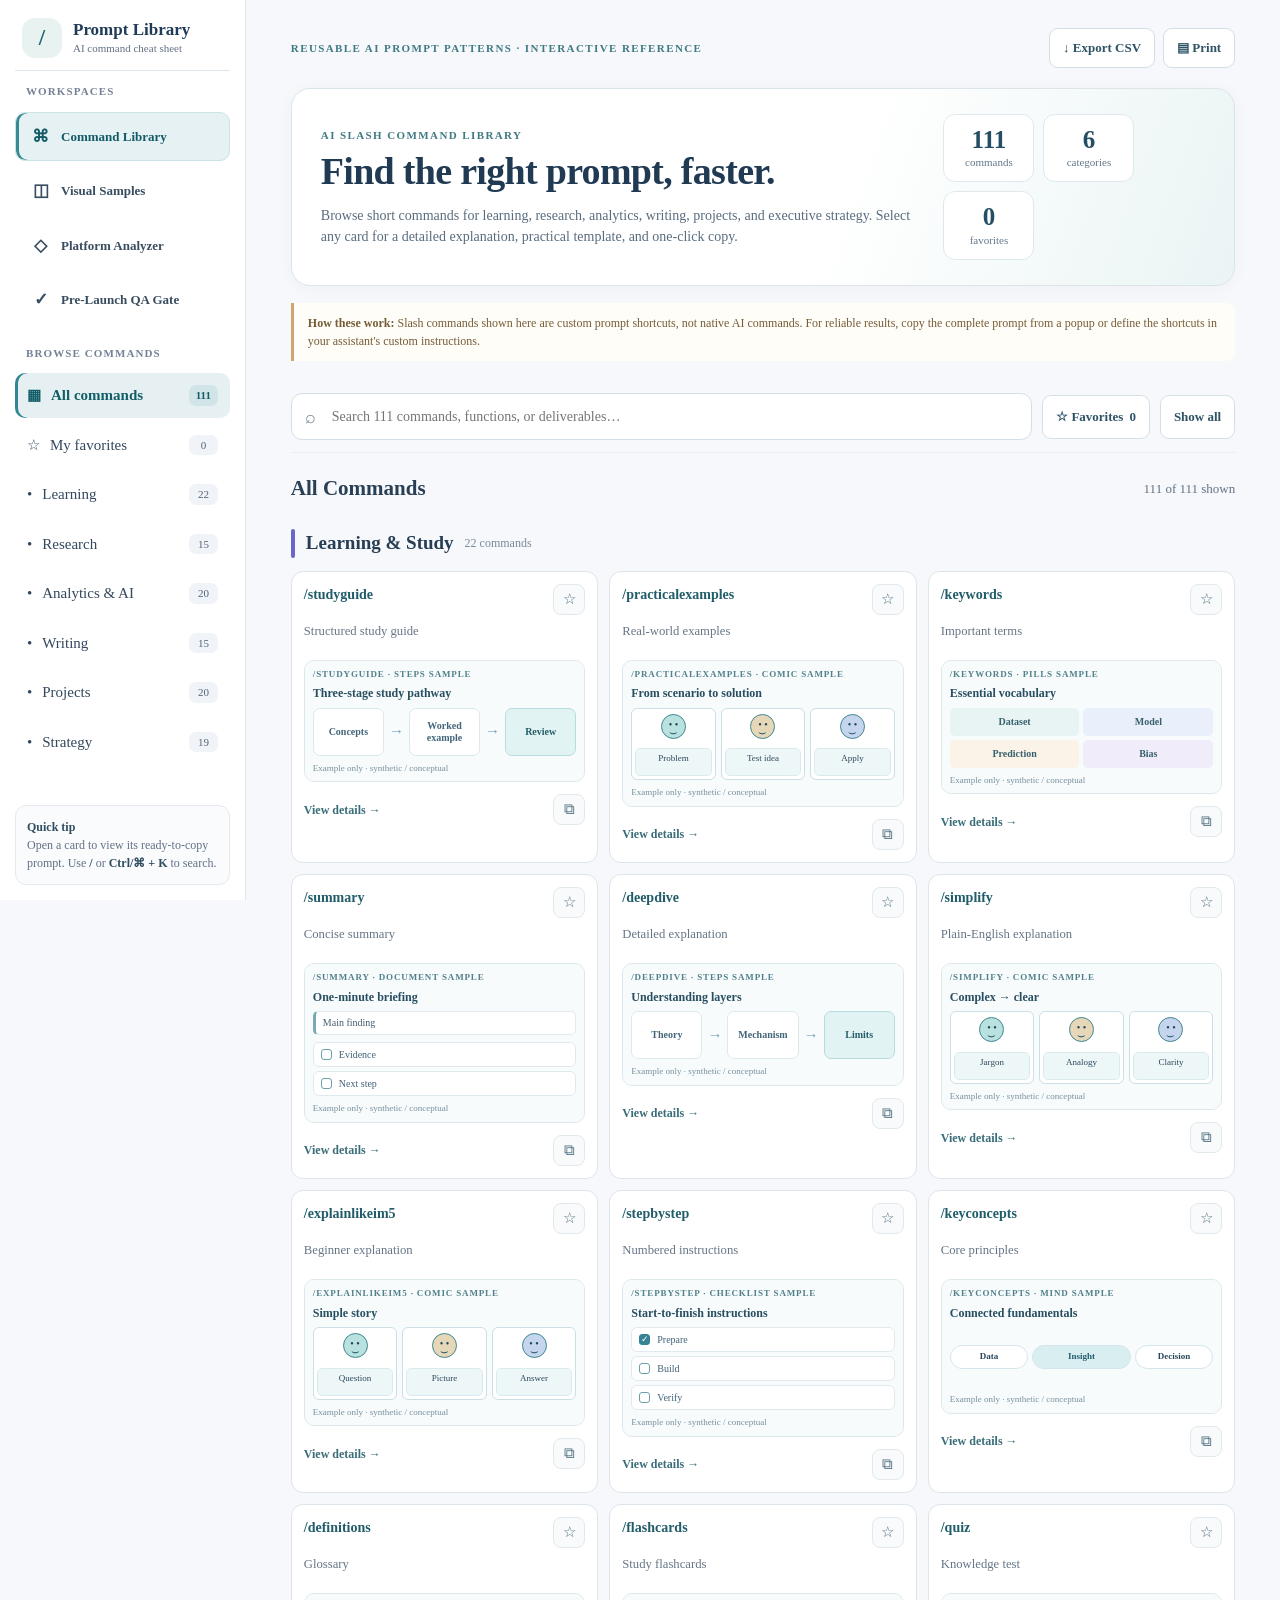
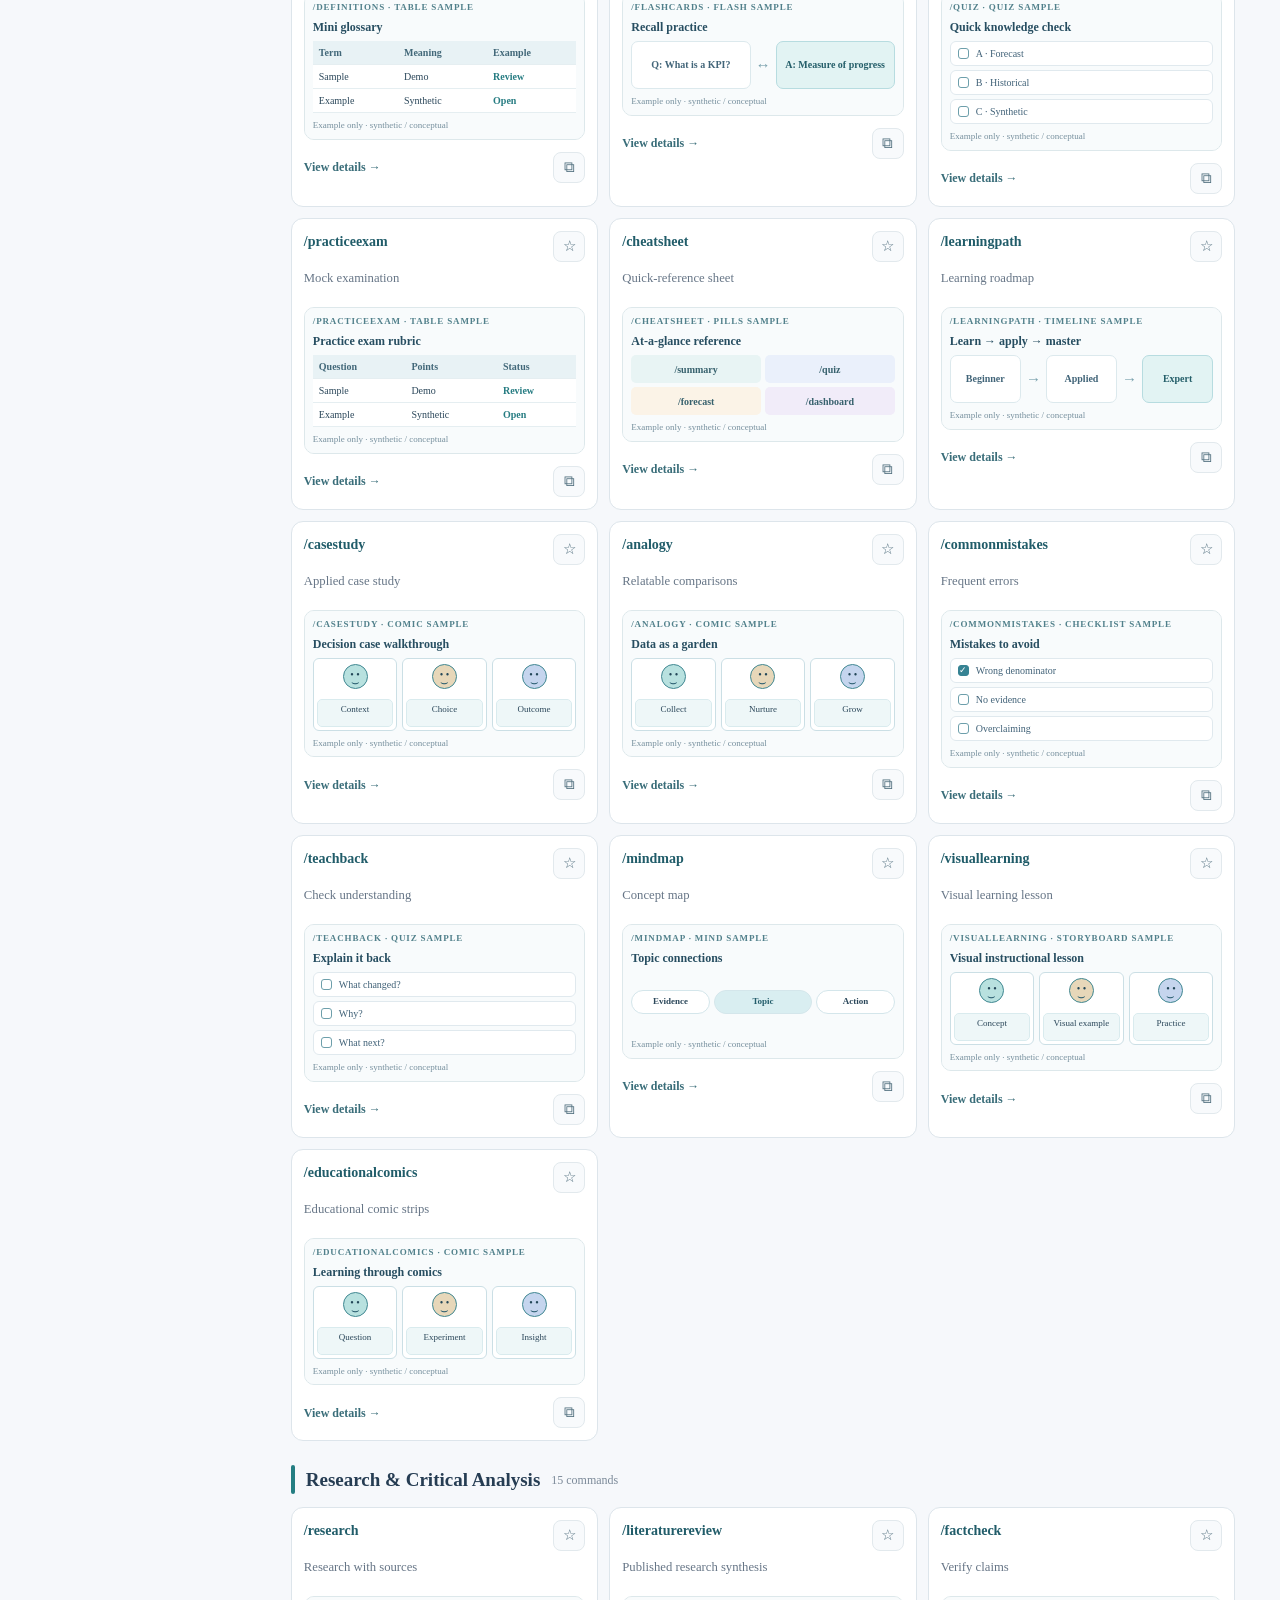
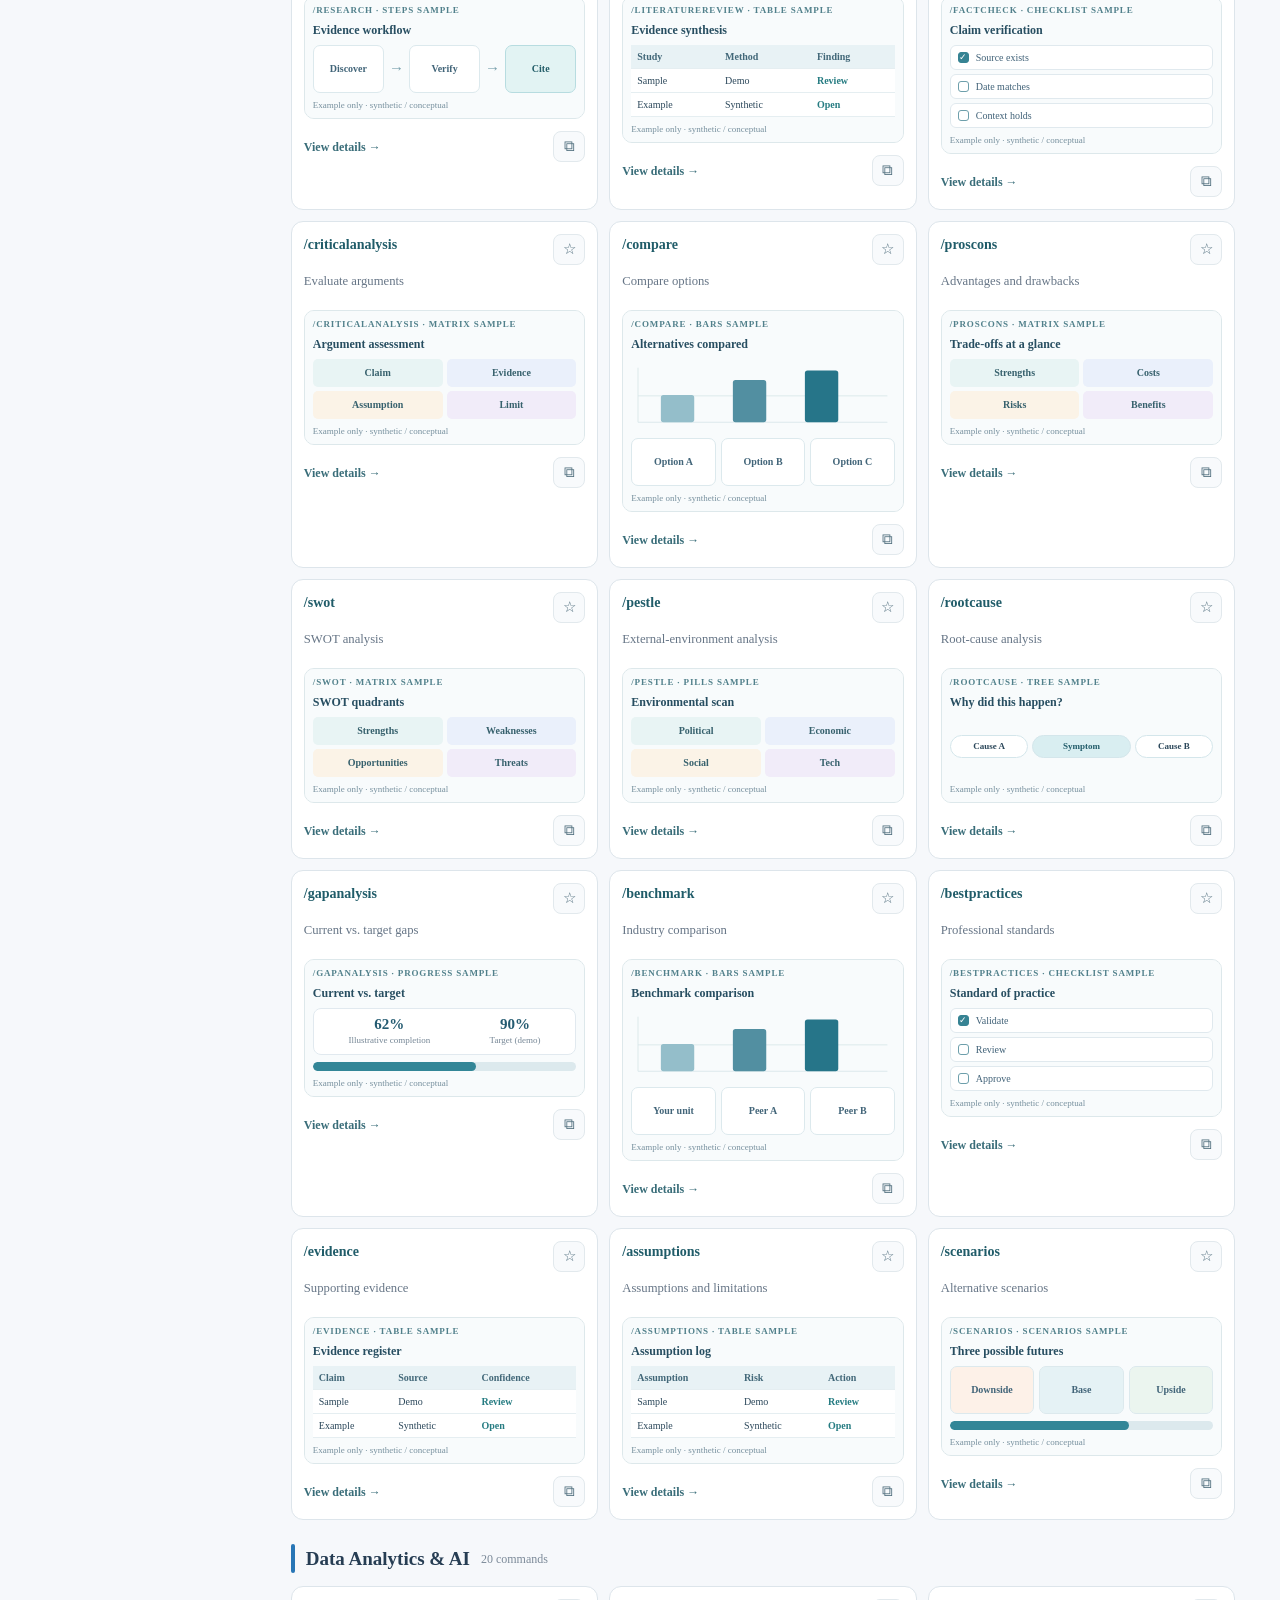
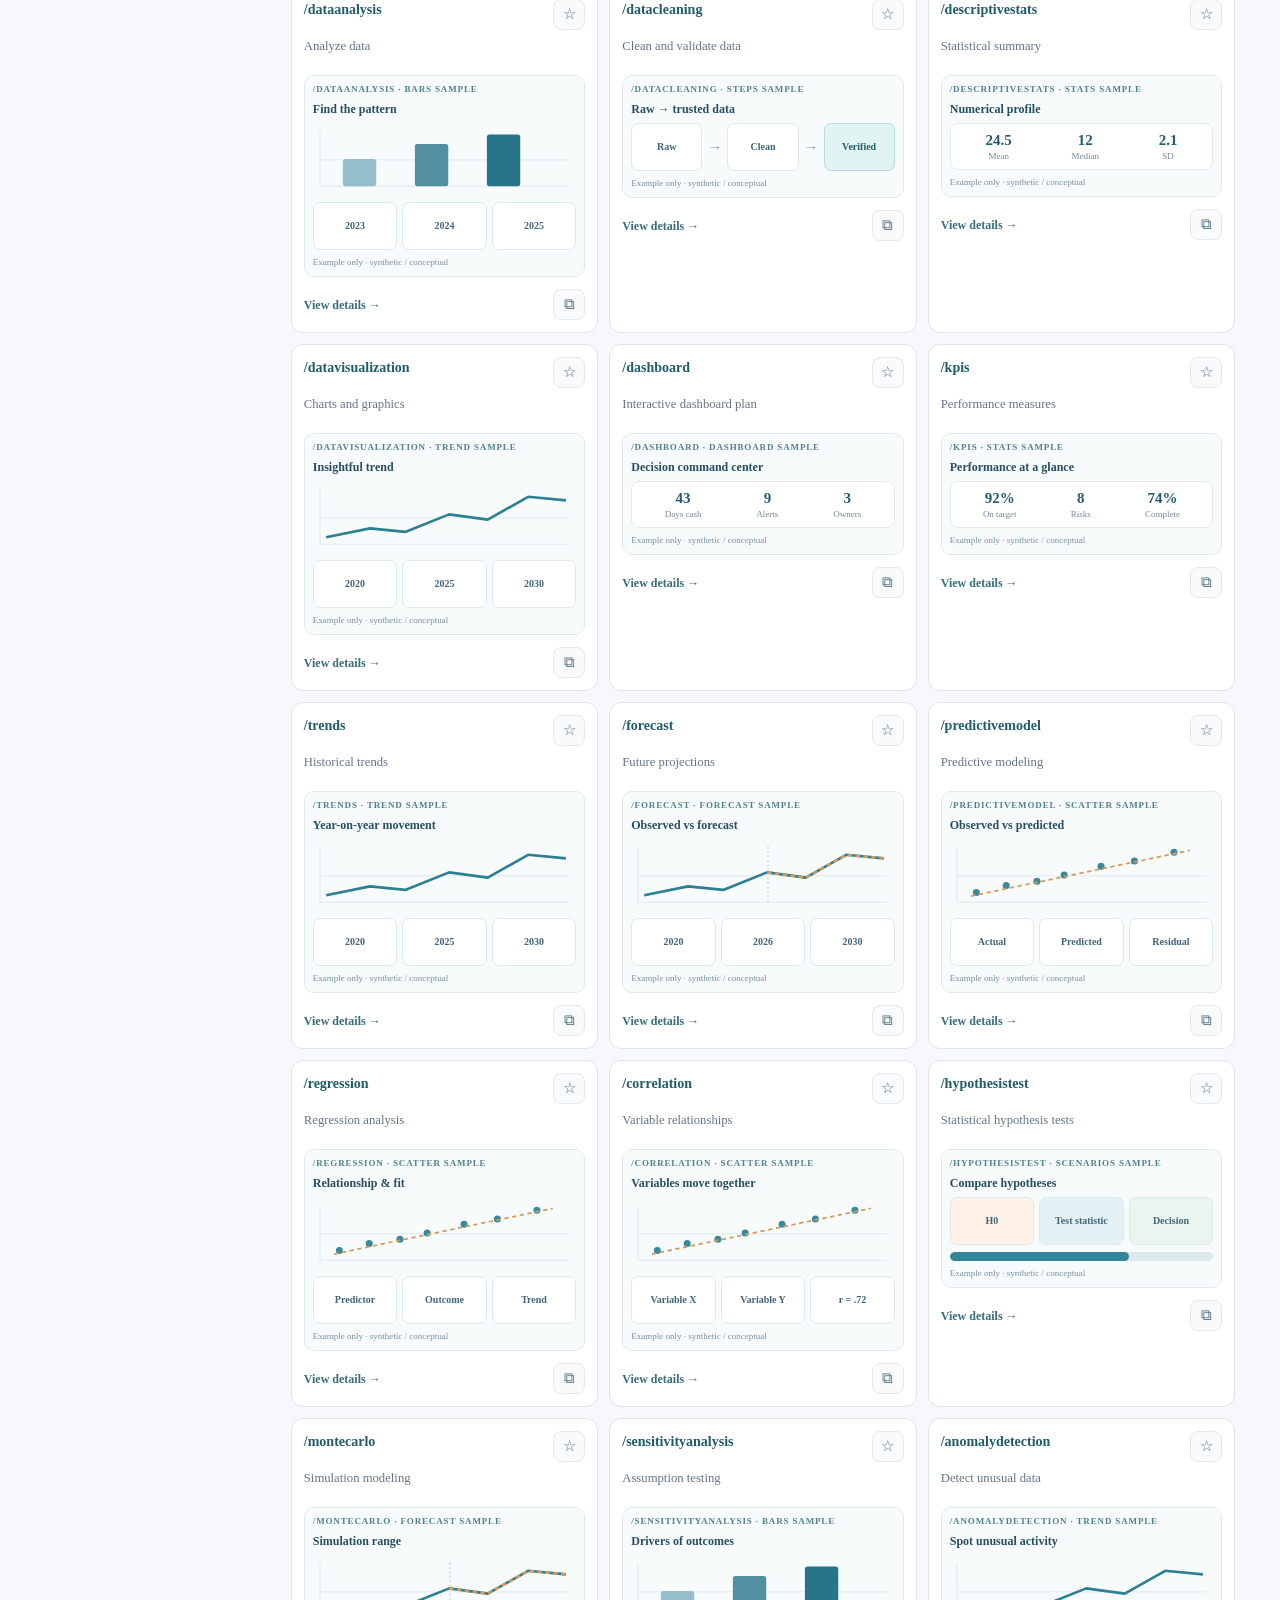
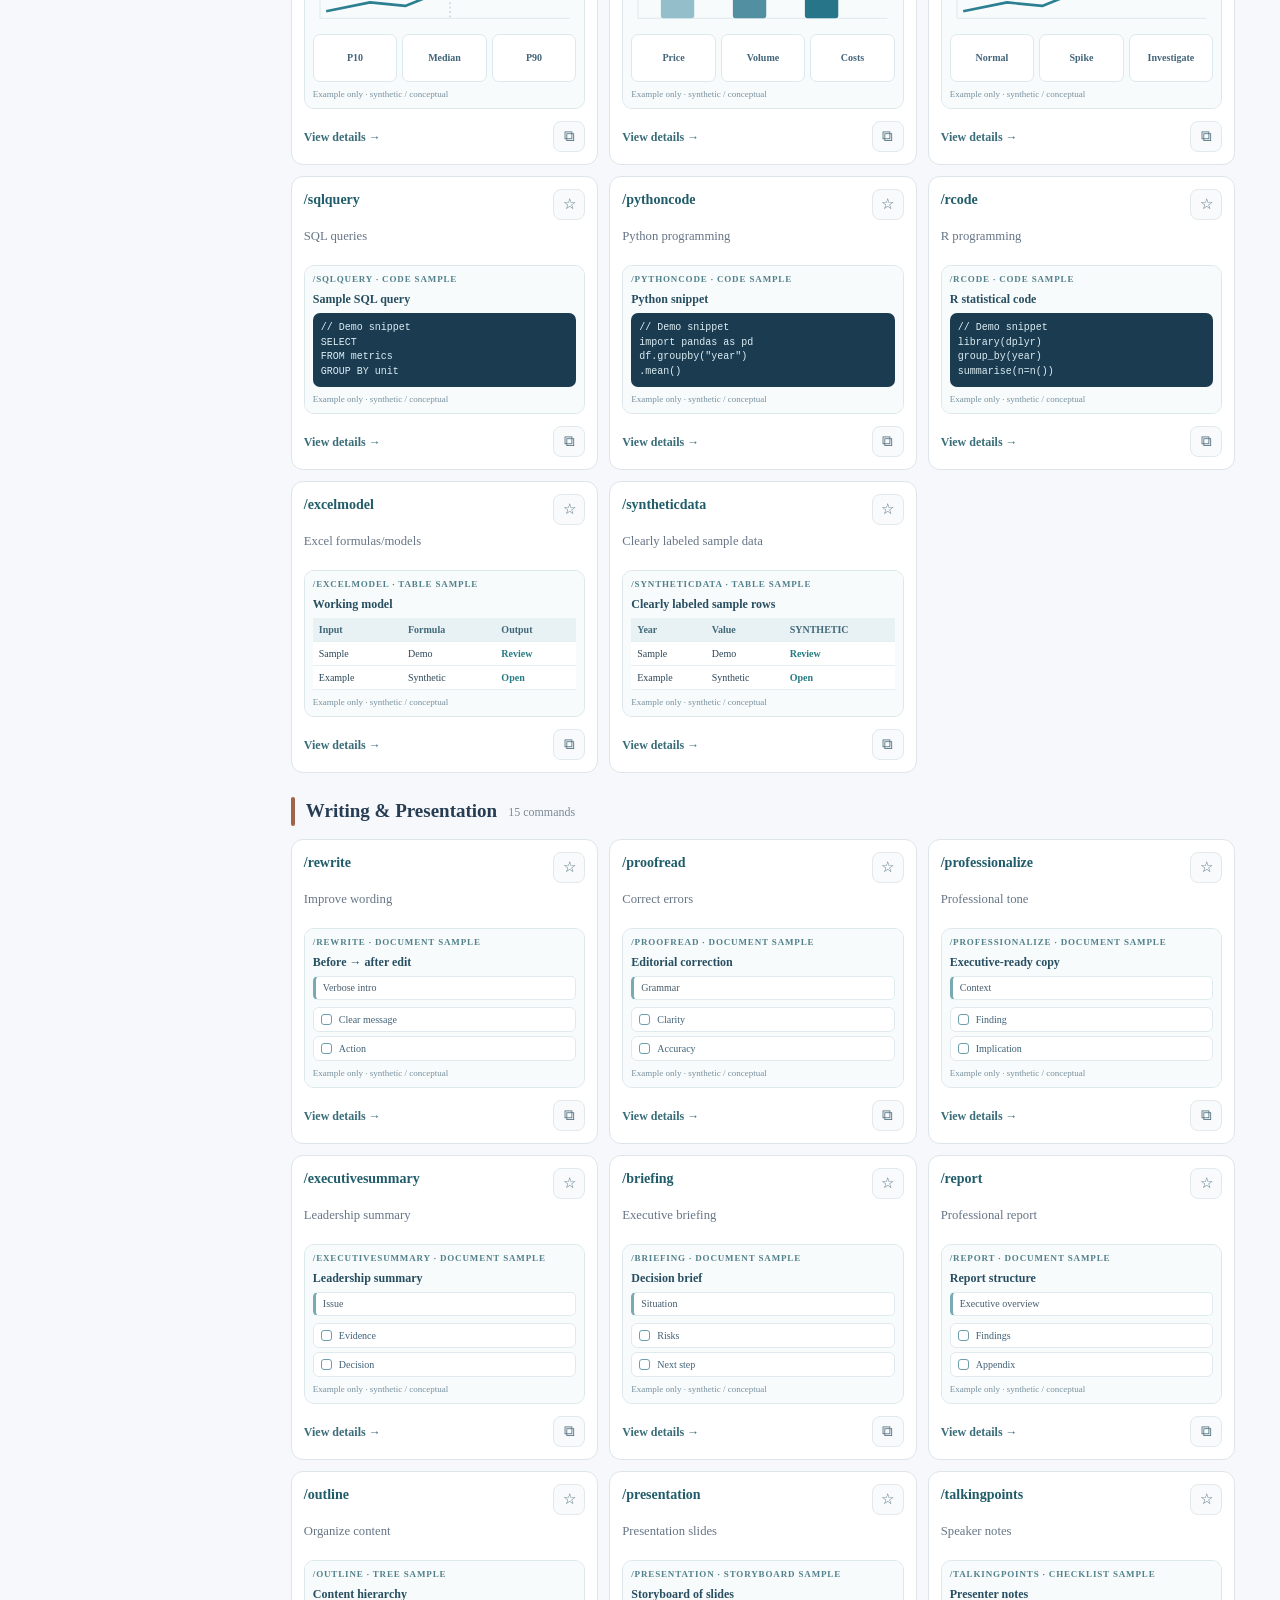
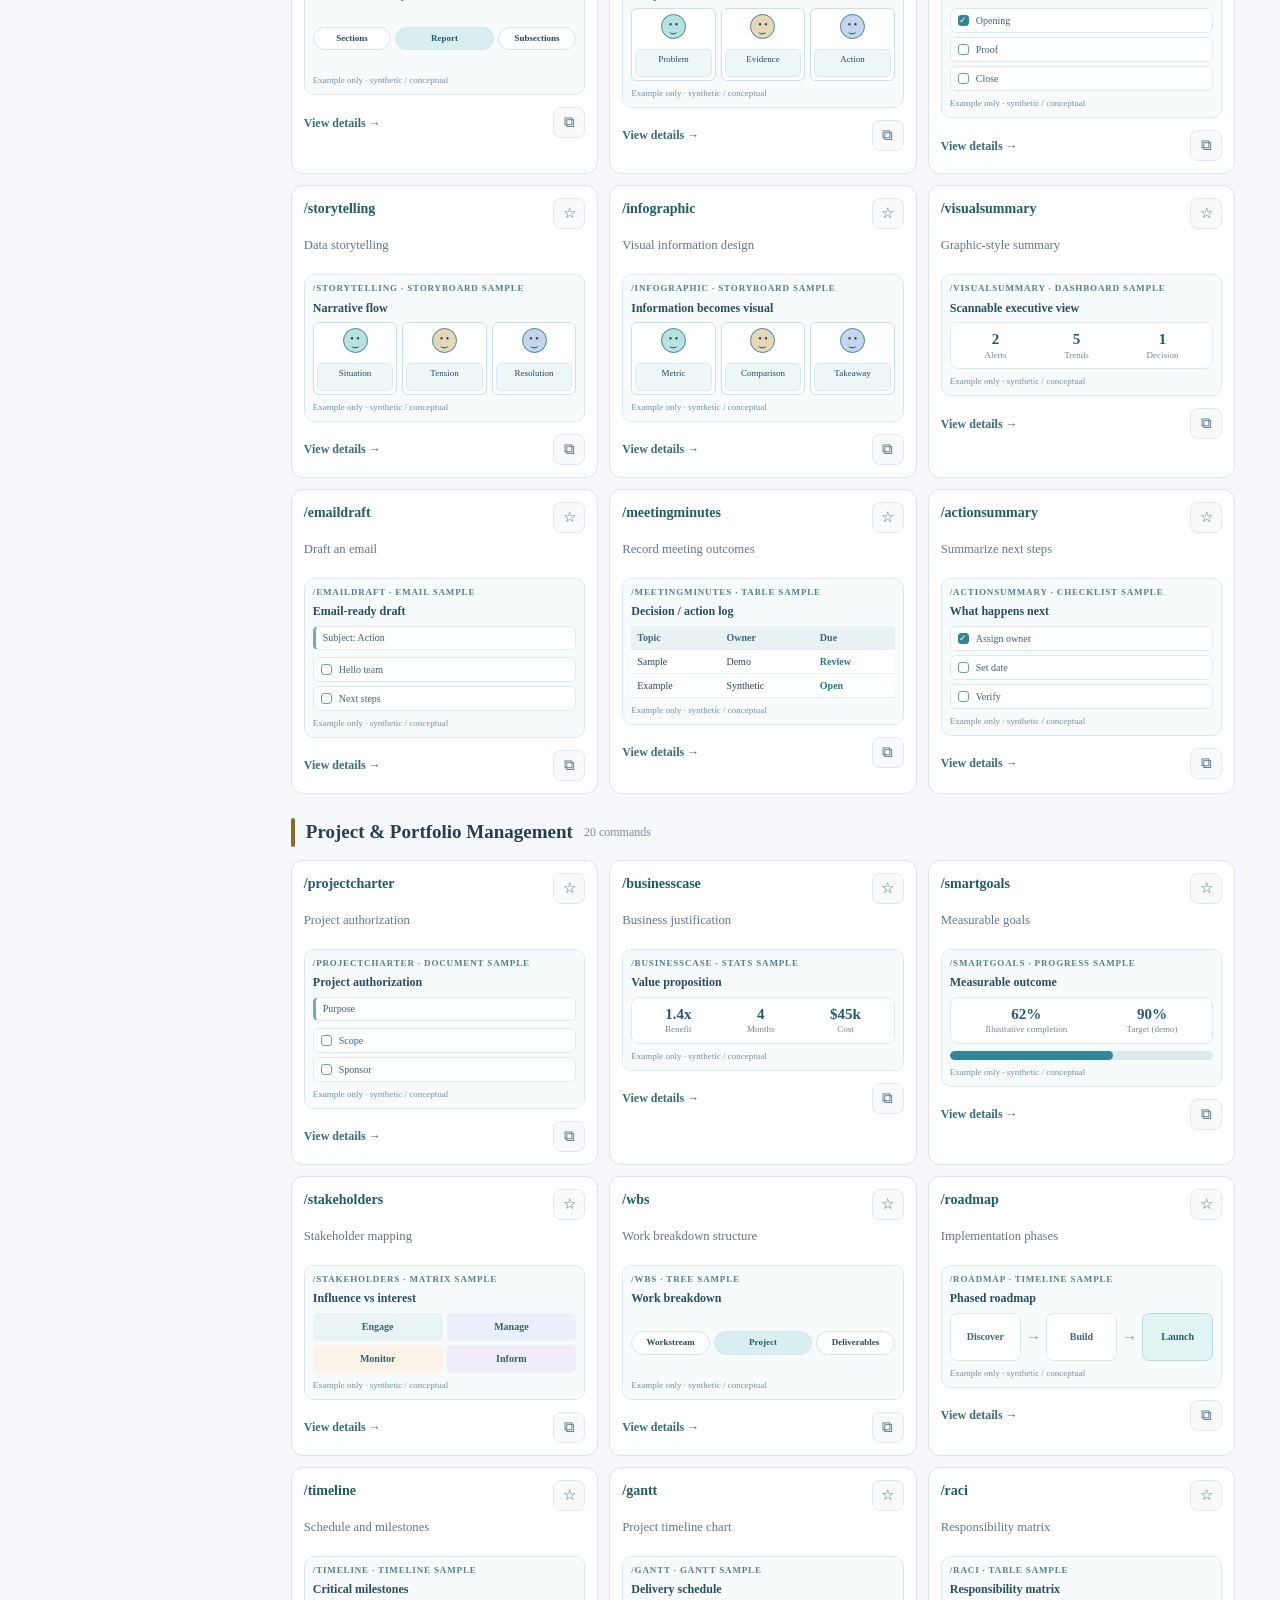
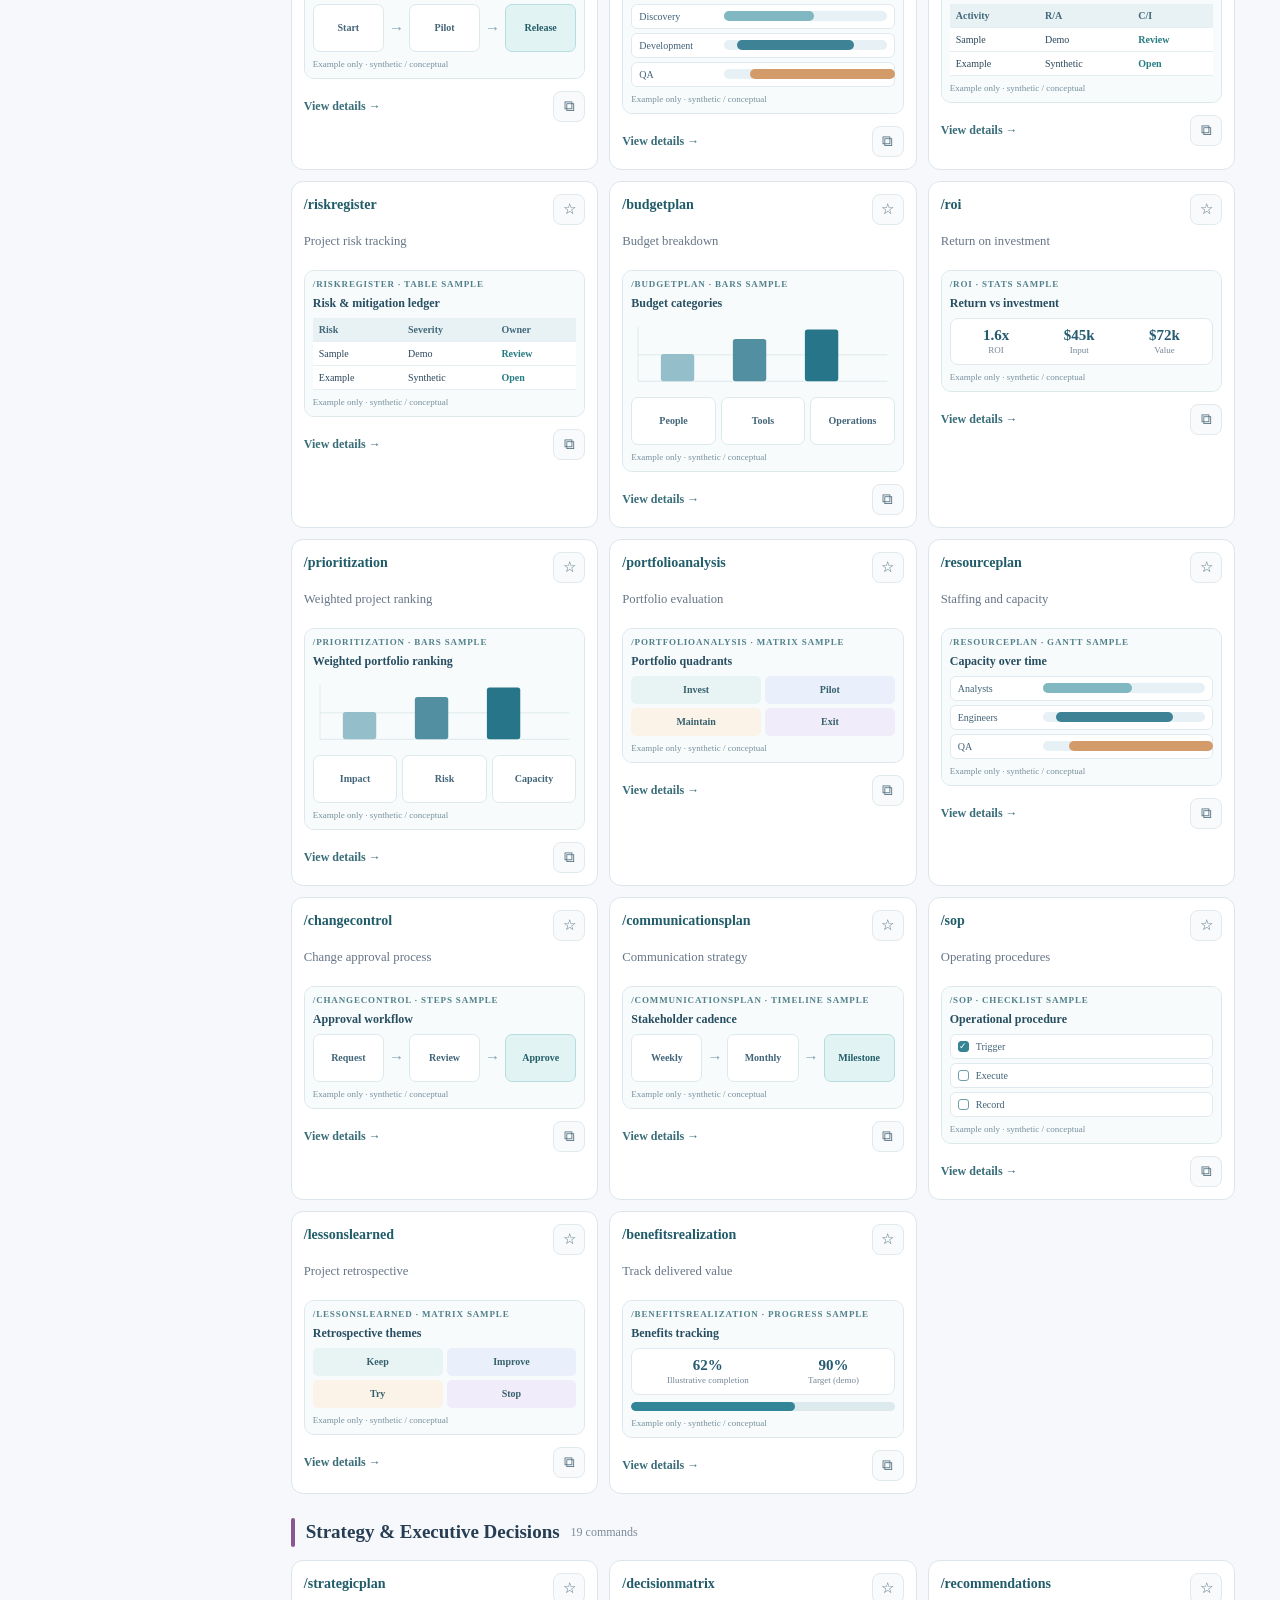
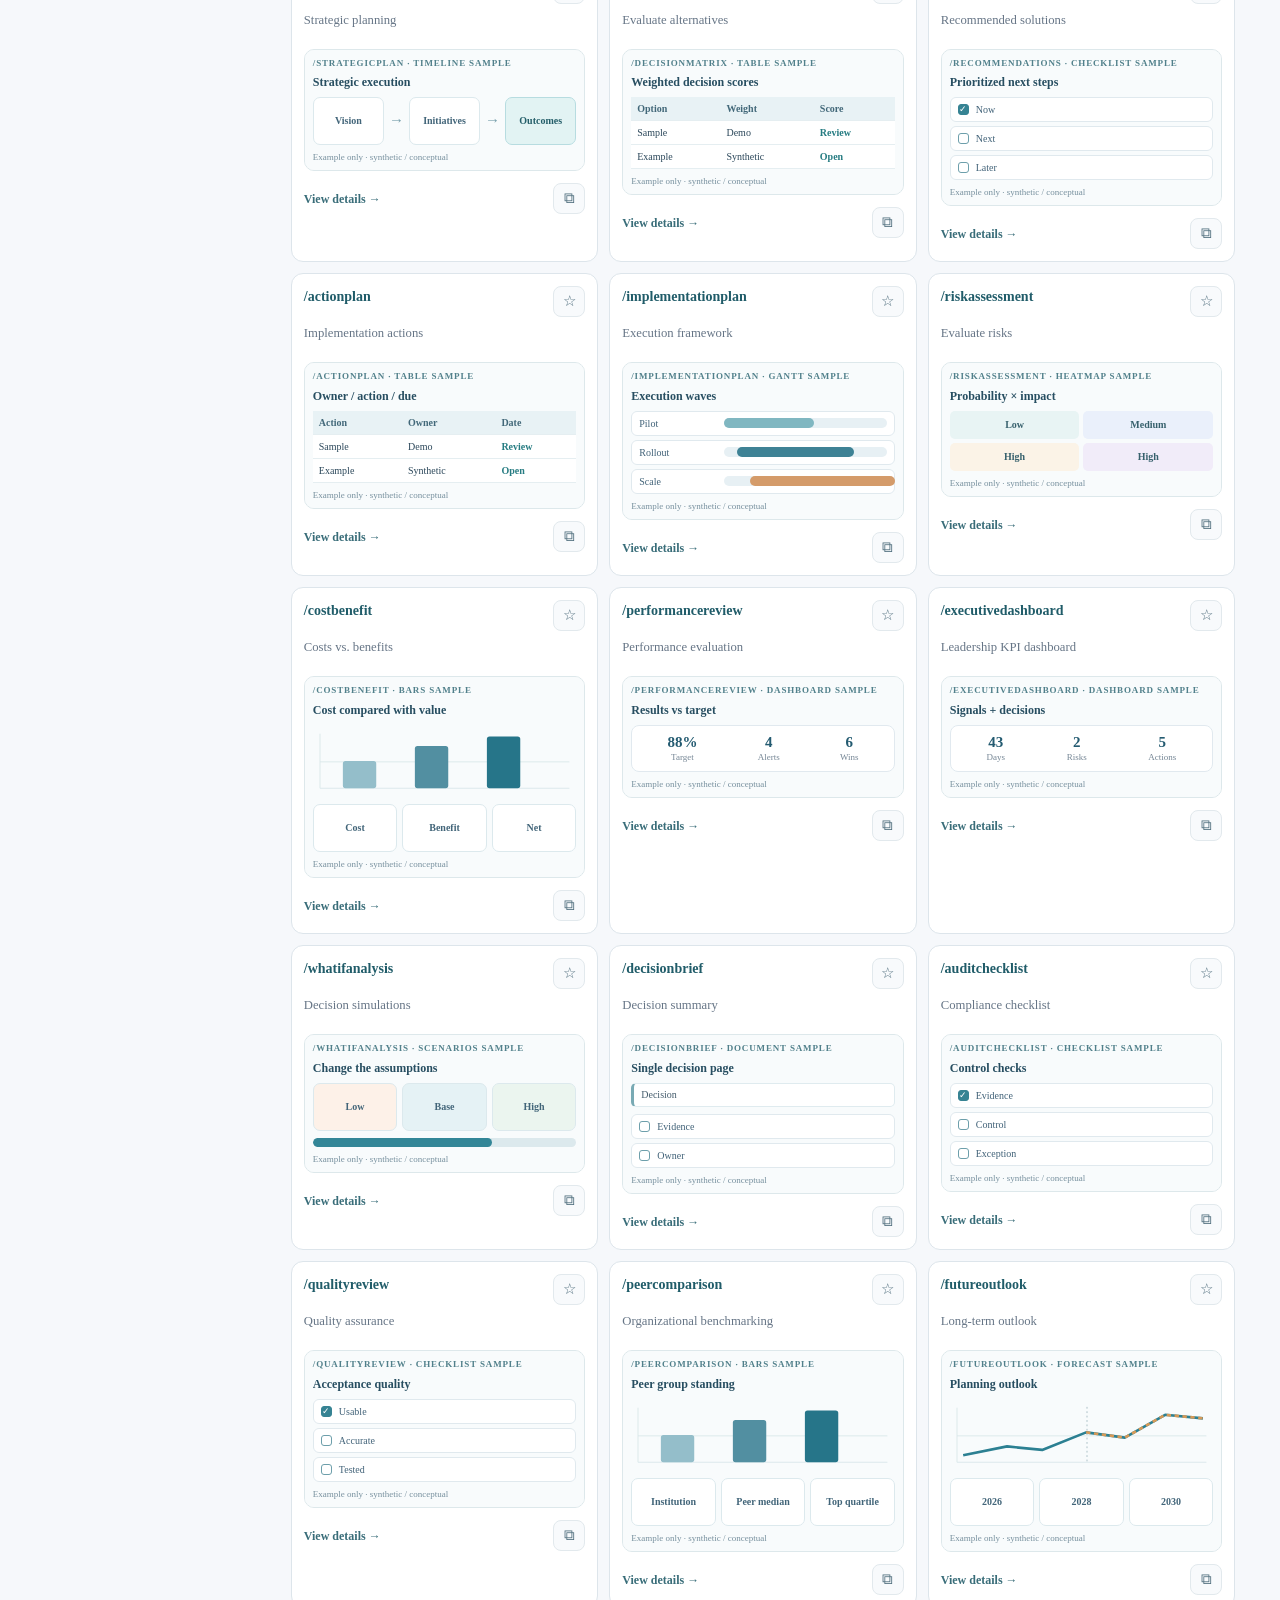
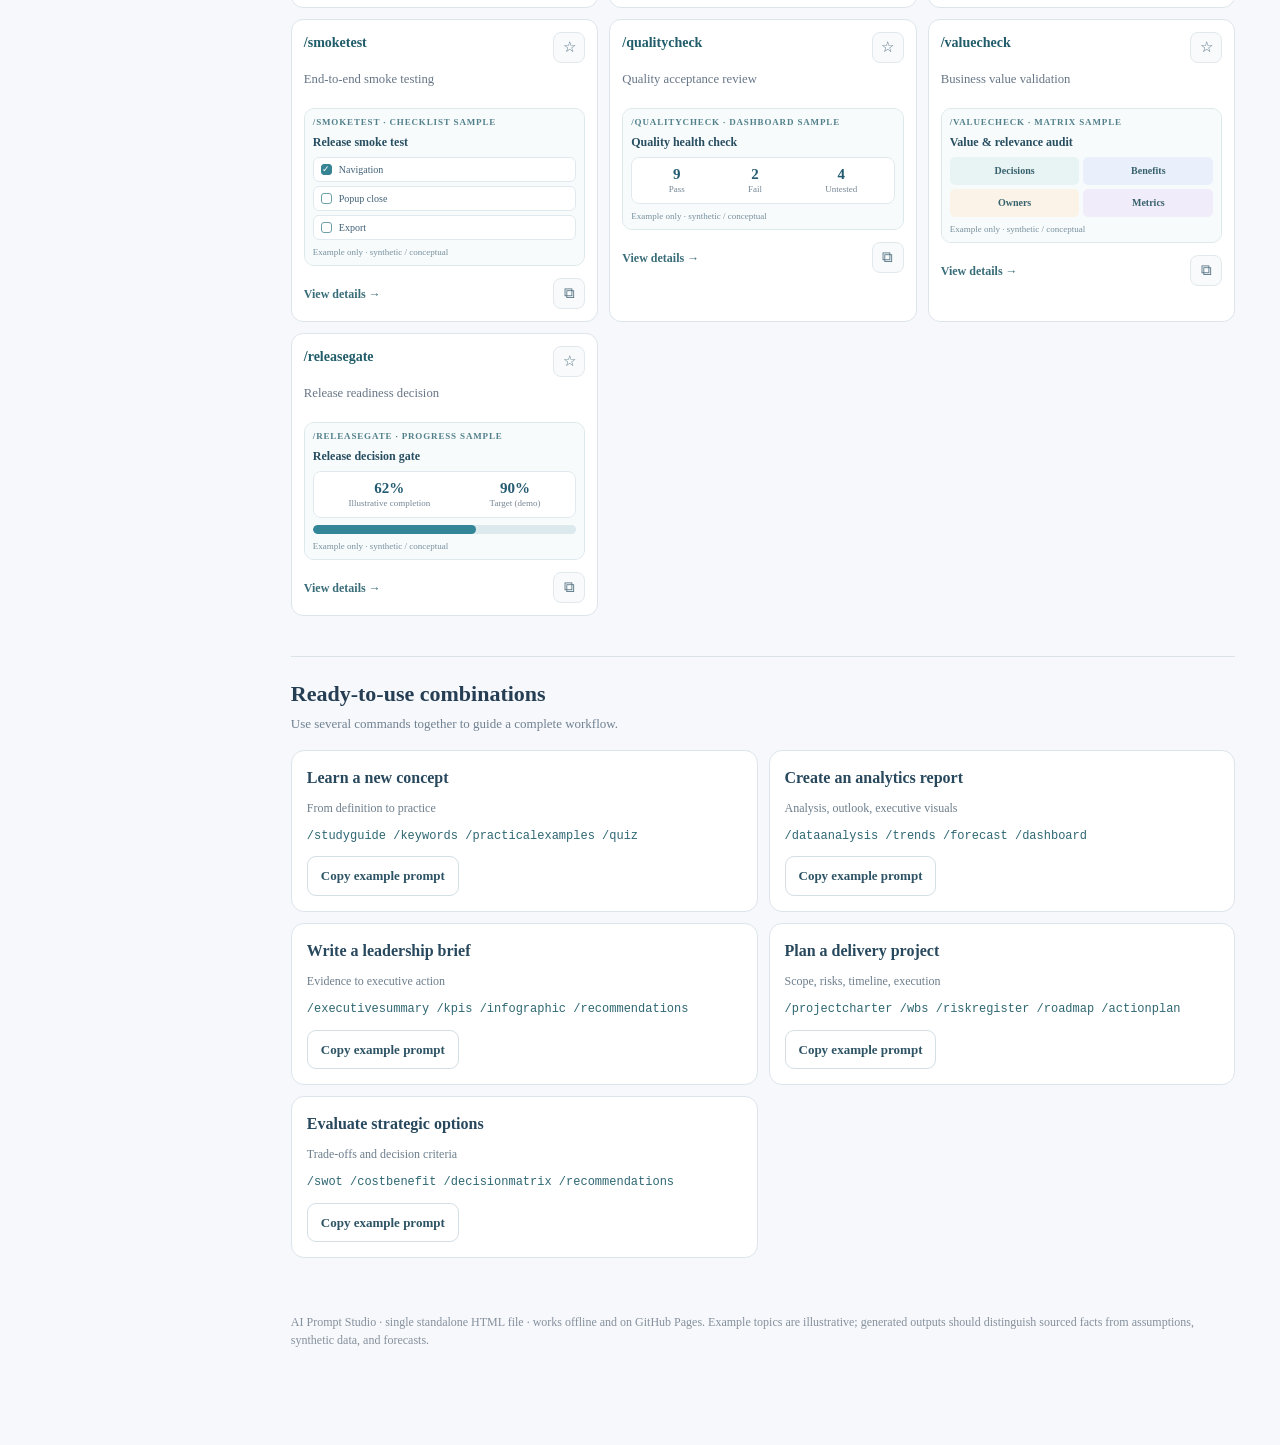
<file: AI_Prompt_Studio.html>
<!doctype html>
<html lang="en">
<head>
<meta charset="utf-8">
<meta name="viewport" content="width=device-width,initial-scale=1">
<meta name="color-scheme" content="light">
<meta name="description" content="111 AI slash commands, visual prompt samples and an offline platform analyzer that builds industry-specific prompt packs, synthetic demos, and interactive dashboard specifications.">
<title>AI Prompt Studio | Slash Commands, Visual Gallery & Platform Analyzer</title>
<style>
:root{--ink:#1f2d40;--muted:#637184;--line:#dde5eb;--paper:#f6f8fb;--white:#fff;--navy:#203b57;--accent:#327d88;--shadow:0 12px 36px rgba(30,51,77,.09);--rail:246px;--radius:14px}
*{box-sizing:border-box}
html{scroll-behavior:smooth}
body{margin:0;background:var(--paper);color:var(--ink);font-family:Cambria,Georgia,serif;font-size:15px;line-height:1.5}
button,input{font:inherit}
button{cursor:pointer}
button:disabled{cursor:not-allowed;opacity:.5}
:focus-visible{outline:3px solid #ed9a55;outline-offset:3px}
.skip{position:absolute;top:-80px;left:12px;z-index:2000;background:white;padding:10px}
.skip:focus{top:12px}
.rail{position:fixed;inset:0 auto 0 0;width:var(--rail);background:#fff;border-right:1px solid var(--line);padding:23px 15px;display:flex;flex-direction:column;gap:20px;z-index:20}
.logo{display:flex;gap:11px;align-items:center;padding:3px 7px 18px;border-bottom:1px solid var(--line)}
.logo-mark{width:40px;height:40px;border-radius:13px;background:#e7f2f1;color:#1d6670;display:grid;place-items:center;font-size:23px;font-weight:700}
.logo-title{font-weight:700;font-size:17px;line-height:1.18;color:var(--navy)}
.logo-note{font-size:11px;color:var(--muted)}
.rail-title{font-size:11px;font-weight:700;color:#758295;letter-spacing:1.1px;text-transform:uppercase;padding:0 11px}
.navlist{display:grid;gap:5px}
.nav{width:100%;display:flex;align-items:center;justify-content:space-between;text-align:left;padding:11px 12px;border:0;border-radius:10px;background:transparent;color:#33475d;gap:6px}
.nav:hover,.nav:focus-visible{background:#edf4f5}
.nav[aria-current="true"]{background:#e6f0f3;color:#125e68;font-weight:700;box-shadow:inset 3px 0 #2f8794}
.nav-label{display:flex;align-items:center;gap:10px}
.nav-count{font-size:11px;border-radius:7px;background:#f0f3f7;color:#526376;padding:2px 7px;min-width:29px;text-align:center}
.nav[aria-current="true"] .nav-count{background:#d1e5e9;color:#175b64}
.rail-bottom{margin-top:auto;padding:12px 11px;border:1px solid #e6eaee;border-radius:11px;background:#f9fbfd;color:var(--muted);font-size:12px}
.rail-bottom strong{color:#304d60}
main{margin-left:var(--rail);padding:28px clamp(20px,3.5vw,58px) 70px;min-height:100vh;max-width:1900px}
.topline{display:flex;align-items:center;justify-content:space-between;gap:16px;margin-bottom:20px}
.eyebrow{font-size:11px;letter-spacing:1.4px;text-transform:uppercase;color:#407a83;font-weight:700}
.small-actions{display:flex;gap:8px;flex-wrap:wrap;justify-content:flex-end}
.btn{border-radius:9px;padding:9px 13px;border:1px solid #d3dfe5;background:#fff;color:#2d5364;font-size:13px;font-weight:700;display:inline-flex;justify-content:center;align-items:center;gap:6px;min-height:39px;transition:background .16s,transform .16s}
.btn:hover{background:#edf5f5}
.btn:active{transform:translateY(1px)}
.btn.primary{background:var(--navy);border-color:var(--navy);color:#fff}
.btn.primary:hover{background:#2e5578}
.btn.subtle{border-color:transparent;background:transparent}
.btn.danger{color:#8d2e2e;border-color:#eedddd}
.hero{background:linear-gradient(110deg,#fff 0%,#fff 58%,#eaf4f4 100%);border:1px solid #dbe5e9;border-radius:19px;padding:25px 29px;box-shadow:0 3px 18px rgba(43,60,85,.035);display:flex;justify-content:space-between;gap:20px;align-items:center}
h1{font-size:clamp(27px,3.3vw,38px);line-height:1.13;color:#203a53;margin:7px 0 12px;letter-spacing:-.7px}
.hero p{margin:0;max-width:670px;color:#596c7e;font-size:14px}
.stats{display:flex;gap:9px;align-items:center;flex-wrap:wrap}
.stat{background:#fff;border:1px solid #dfe9ed;border-radius:12px;min-width:91px;padding:11px 15px;text-align:center}
.stat strong{display:block;color:#244e63;font-size:25px;line-height:1.13}
.stat span{display:block;font-size:11px;color:#647789;white-space:nowrap}
.notice{margin:17px 0 22px;padding:11px 14px;border-left:3px solid #d1a66a;border-radius:0 9px 9px 0;background:#fffdf8;color:#765c37;font-size:12px}
.toolbar{position:sticky;top:0;z-index:11;background:rgba(246,248,251,.97);backdrop-filter:blur(9px);padding:10px 0 12px;display:flex;gap:10px;align-items:center;flex-wrap:wrap;border-bottom:1px solid #e9edf1}
.searchfield{position:relative;flex:1 1 270px}
.searchfield input{display:block;width:100%;padding:12px 44px 12px 40px;min-height:44px;border:1px solid #d4dee5;background:white;border-radius:11px;color:#263b4e;font-size:14px}
.searchfield input:focus{outline:2px solid #9accd0;outline-offset:0}
.mag{position:absolute;left:14px;top:11px;color:#708392;font-size:18px}
.clear-search{position:absolute;right:8px;top:6px;border:0;background:#f0f3f6;border-radius:7px;width:31px;height:31px;color:#617384}
.toolbar .btn{min-height:44px}
.resultbar{display:flex;justify-content:space-between;align-items:center;gap:10px;margin:20px 0 15px}
.resultbar h2{font-size:21px;margin:0;color:#293f55}
.resultbar span{color:var(--muted);font-size:13px}
.section{scroll-margin-top:115px;margin-bottom:24px}
.section-heading{display:flex;align-items:center;gap:11px;margin:24px 0 13px}
.section-mark{height:29px;width:4px;border-radius:5px;background:var(--section-accent)}
.section-heading h3{margin:0;font-size:19px;color:#263d53}
.section-heading .count{color:#7c8a99;font-size:12px}
.cards{display:grid;grid-template-columns:repeat(4,minmax(0,1fr));gap:11px}
.command-card{background:var(--white);border:1px solid var(--line);border-radius:12px;min-width:0;padding:13px 14px 12px;display:flex;flex-direction:column;gap:7px;min-height:133px;transition:box-shadow .15s,border-color .15s}
.command-card:hover{box-shadow:var(--shadow);border-color:#bfd5db}
.card-head{display:flex;justify-content:space-between;align-items:flex-start;gap:4px}
.cmd{display:inline-block;color:#205c69;word-break:break-word;font-weight:700;font-size:14px;line-height:1.5}
.card-desc{font-size:12.7px;color:#667586;margin:0;line-height:1.35;flex:1}
.card-actions{display:flex;justify-content:space-between;gap:8px;margin-top:4px;align-items:center}
.open-details{background:none;padding:4px 0;border:0;color:#396d79;font-size:12px;font-weight:700;text-align:left}
.open-details:hover{text-decoration:underline}
.icon-btn{border:1px solid #e2e9ed;background:#f8fafc;border-radius:8px;padding:4px 8px;line-height:1.4;color:#52707f;min-width:32px;min-height:30px;display:grid;place-items:center}
.icon-btn:hover{background:#ebf5f4}
.icon-btn[aria-pressed="true"]{color:#ab6c30;background:#fff7e9;border-color:#f1d8b1}
.iconset{display:flex;gap:5px}
.empty{border:1px dashed #c6d2dc;border-radius:14px;background:#fff;padding:48px 20px;text-align:center;color:#667789}
.empty strong{display:block;font-size:20px;color:#293e51}
.recipes{margin-top:40px;border-top:1px solid #d9e2e7;padding-top:20px}
.recipes-header{display:flex;justify-content:space-between;align-items:baseline;gap:15px}
.recipes h2{font-size:22px;margin:0 0 4px;color:#253e54}
.recipes p{color:#718191;font-size:13px;margin:0 0 16px}
.recipe-grid{display:grid;grid-template-columns:repeat(3,minmax(0,1fr));gap:11px}
.recipe{background:#fff;border:1px solid #dce5eb;border-radius:13px;padding:15px;display:flex;flex-direction:column;gap:9px}
.recipe h3{font-size:16px;margin:0;color:#28485d}
.recipe p{font-size:12px;color:#6d7e8c;margin:0}
.recipe code{font-size:12px;color:#2e6772;line-height:1.8;white-space:normal;word-break:break-word}
.recipe .btn{align-self:flex-start;margin-top:auto}
footer{padding-top:35px;margin-top:20px;color:#85909d;font-size:12px}
.builder{position:fixed;z-index:25;bottom:17px;left:calc(var(--rail) + 30px);right:30px;background:#233d53;color:white;border-radius:13px;box-shadow:0 15px 45px rgba(17,38,57,.25);padding:13px 17px;display:none;align-items:center;gap:14px;justify-content:space-between}
.builder.show{display:flex}.builder small{color:#d1e0eb}.builder-content{min-width:0;flex:1}.builder-preview{white-space:nowrap;overflow:hidden;text-overflow:ellipsis;font-size:12px;color:#cfe7ed;max-width:580px}
.builder-actions{display:flex;gap:7px}.builder .btn{min-height:35px}
.overlay{position:fixed;inset:0;z-index:200;background:rgba(20,37,56,.58);display:none;align-items:center;justify-content:center;padding:18px}
.overlay.open{display:flex}
.dialog{width:min(100%,760px);background:#fff;border:1px solid #dde7ed;border-radius:18px;box-shadow:0 25px 75px rgba(3,23,39,.31);max-height:min(91vh,900px);display:flex;flex-direction:column;overflow:hidden}
.dialog-header{padding:21px 24px 17px;border-bottom:1px solid #e5ecf0;display:flex;justify-content:space-between;align-items:flex-start;gap:15px;background:linear-gradient(100deg,#fff,#f2f8f9)}
.dialog-kicker{font-size:11px;letter-spacing:1px;text-transform:uppercase;color:#64808c;font-weight:700}
.dialog-title{font-size:27px;color:#203f54;line-height:1.2;margin:5px 0 4px;overflow-wrap:anywhere}
.dialog-subtitle{color:#627688;font-size:14px;margin:0}
.close{border:1px solid #d6e0e6;border-radius:9px;background:#fff;color:#526b7b;min-width:38px;min-height:38px;font-size:22px;line-height:1}
.close:hover{background:#eef4f5}
.dialog-body{padding:18px 24px 19px;overflow:auto;overscroll-behavior:contain}
.dialog-body h3{font-size:15px;color:#30465c;margin:17px 0 6px}
.dialog-body p{margin:0;color:#526579;font-size:14px}
.deliverables{margin:0;padding-left:20px;color:#536b7c;font-size:13px;columns:2;column-gap:30px}
.deliverables li{break-inside:avoid;margin:3px 0}
.topic-label{font-size:13px;font-weight:700;color:#344e62;display:block;margin:13px 0 6px}
.topic-input{width:100%;padding:11px 12px;border:1px solid #d2dfe6;border-radius:9px;background:#fff;font-size:14px;color:#30465a}
.prompt-box{border:1px solid #d9e5ea;border-radius:11px;background:#f6f9fb;padding:13px 14px;color:#273f55;font-size:13px;line-height:1.6;white-space:pre-wrap;overflow-wrap:anywhere;max-height:220px;overflow:auto}
.prompt-actions{display:flex;gap:9px;justify-content:space-between;align-items:center;padding:15px 24px;background:#f8fafb;border-top:1px solid #e5edf0;flex-wrap:wrap}
.prompt-actions .buttons{display:flex;gap:7px;flex-wrap:wrap}
.tip{font-size:12px;color:#798a98;margin-top:10px!important}
.toast{position:fixed;z-index:500;bottom:25px;right:25px;background:#1f4351;color:#fff;border-radius:9px;padding:11px 16px;box-shadow:var(--shadow);font-size:13px;opacity:0;pointer-events:none;transform:translateY(8px);transition:opacity .18s,transform .18s}.toast.show{opacity:1;transform:translateY(0)}
@media(max-width:1440px){.cards{grid-template-columns:repeat(3,minmax(0,1fr))}.recipe-grid{grid-template-columns:repeat(2,minmax(0,1fr))}}
@media(max-width:1110px){:root{--rail:206px}.cards{grid-template-columns:repeat(2,minmax(0,1fr))}.rail{padding-left:10px;padding-right:10px}.nav{font-size:13px}}
@media(max-width:760px){:root{--rail:0px}.rail{position:static;width:auto;height:auto;padding:11px 14px;border-right:none;border-bottom:1px solid var(--line);gap:8px}.logo{padding:0 0 8px;border:0}.logo-mark{width:34px;height:34px}.rail-title,.rail-bottom{display:none}.navlist{display:flex;gap:5px;overflow-x:auto;padding-bottom:4px}.nav{min-width:max-content;padding:8px 10px}.nav-count{display:none}main{margin:0;padding:17px 15px 90px}.topline{align-items:flex-start;flex-direction:column;gap:8px}.hero{padding:22px;align-items:flex-start;flex-direction:column}.stats{width:100%}.stat{min-width:0;flex:1}.toolbar{top:0}.cards{grid-template-columns:repeat(2,minmax(0,1fr))}.recipe-grid{grid-template-columns:1fr}.builder{left:10px;right:10px;bottom:10px;flex-direction:column;align-items:stretch;gap:7px}.builder-actions{justify-content:flex-end}.dialog{max-height:94vh}.dialog-header,.dialog-body,.prompt-actions{padding-left:16px;padding-right:16px}.deliverables{columns:1}}
@media(max-width:470px){.cards{grid-template-columns:1fr}.command-card{min-height:117px}.small-actions{width:100%;justify-content:stretch}.small-actions .btn{flex:1}.dialog-title{font-size:23px}}
@media(prefers-reduced-motion:reduce){*,*:before,*:after{scroll-behavior:auto!important;transition:none!important}}
@media print{body{background:white}.rail,.toolbar,.small-actions,.notice,.card-actions,.recipes,.builder,.overlay,.toast,.topline{display:none!important}main{margin:0;padding:0}.hero{border:0;padding:0;box-shadow:none}h1{font-size:25px}.cards{grid-template-columns:repeat(4,minmax(0,1fr));gap:6px}.command-card{min-height:0;padding:8px;break-inside:avoid}.section{break-inside:avoid}.section-heading{margin:15px 0 7px}.card-desc{font-size:10px}.cmd{font-size:11px}footer{margin-top:4px}}

/* Platform Analyzer + Visual Samples extension */
[hidden]{display:none!important}
.view-toggle{width:100%;display:flex;align-items:center;gap:9px;text-align:left;border:1px solid transparent;border-radius:10px;background:transparent;color:#384d5f;font-weight:700;font-size:13px;padding:11px 13px}
.view-toggle:hover{background:#f0f7f8}.view-toggle.active{background:#e5f1f3;border-color:#cce3e6;color:#145a67;box-shadow:inset 3px 0 #398994}
.primary-nav{display:grid;gap:5px;margin-bottom:8px}.rail-label-extra{padding-top:2px;margin-bottom:-10px}.view-toggle .symbol{font-size:17px;width:23px;text-align:center}
.library-panel{min-width:0}
.page-intro{display:flex;align-items:center;justify-content:space-between;gap:15px;flex-wrap:wrap;margin:10px 0 22px}.page-intro h1{margin:5px 0 8px}.page-intro p{margin:0;color:var(--muted);max-width:840px}
.kicker{letter-spacing:1.1px;color:#317787;font-size:11px;font-weight:700;text-transform:uppercase}
.analyzer-panel,.visual-panel{min-width:0}
.panel-card{background:#fff;border:1px solid var(--line);border-radius:15px;padding:19px;box-shadow:0 2px 12px rgba(21,46,68,.025);min-width:0}
.analyzer-layout{display:grid;grid-template-columns:minmax(320px,.95fr) minmax(400px,1.35fr);gap:15px;align-items:start}
.sticky-project{position:sticky;top:16px}
.panel-card h2{font-size:21px;margin:0 0 5px;color:#27465a}.panel-card h3{font-size:16px;margin:4px 0 10px;color:#2e5264}
.micro{font-size:12px;color:#677b8a;margin:0}.form-grid{display:grid;grid-template-columns:1fr 1fr;gap:12px;margin-top:16px}.field{display:flex;flex-direction:column;gap:5px;min-width:0}.field.full{grid-column:1/-1}.field label{font-size:12px;font-weight:700;color:#3a5565}.field input,.field textarea,.field select{border:1px solid #ccdce3;border-radius:9px;padding:10px 11px;background:white;color:#284154;width:100%;font-family:inherit;font-size:13px}.field textarea{resize:vertical;min-height:112px}.field select{cursor:pointer}
.check-grid{display:grid;grid-template-columns:repeat(2,minmax(0,1fr));gap:9px;margin:13px 0}.check-row{display:flex;gap:7px;align-items:flex-start;padding:8px;border-radius:8px;border:1px solid #e1e8ec;font-size:12px;color:#3e5866}.check-row input{margin-top:3px;accent-color:#287b87}.form-actions{display:flex;gap:8px;flex-wrap:wrap;margin-top:13px}.source-note{border-left:3px solid #d1ad66;background:#fff9e9;color:#795a28;padding:9px 12px;border-radius:0 8px 8px 0;font-size:12px;margin-top:14px}
.example-row{display:flex;gap:6px;flex-wrap:wrap;margin-top:9px}.tiny{font-size:11px;padding:5px 9px;min-height:28px}.output-tabs{display:flex;flex-wrap:wrap;gap:5px;border-bottom:1px solid #dae5ea;margin:0 0 17px;padding-bottom:9px}.output-tab{border:0;background:transparent;padding:8px 12px;font-size:12px;color:#577282;border-radius:8px;font-weight:700}.output-tab[aria-selected='true']{background:#e6f2f3;color:#146473}
.output-region{min-height:410px}.quick-stats{display:grid;grid-template-columns:repeat(4,minmax(0,1fr));gap:8px;margin:15px 0}.quick-tile{padding:11px;border:1px solid #dae6eb;background:#f8fbfc;border-radius:11px;min-width:0}.quick-tile strong{font-size:18px;display:block;color:#20586d;line-height:1.2}.quick-tile small{font-size:11px;color:#667c89;line-height:1.25;display:block;margin-top:5px}
.insight-grid{display:grid;grid-template-columns:repeat(2,minmax(0,1fr));gap:11px}.insight{border:1px solid #e1e8ec;border-radius:12px;padding:12px;min-width:0}.insight strong{display:block;color:#2e5369;font-size:14px;margin-bottom:4px}.insight p{font-size:12px;color:#627889;margin:0}.chiplist{display:flex;gap:5px;flex-wrap:wrap;margin-top:8px}.chip{background:#ecf4f5;border-radius:6px;padding:4px 7px;color:#245e6a;font-size:11px}
.checklist{display:grid;gap:7px;padding:0;margin:9px 0;list-style:none}.checklist li{border-bottom:1px solid #eef1f4;padding:8px 0;color:#405c6a;font-size:13px}.checklist li::before{content:'□';margin-right:8px;color:#43858d;font-size:15px}
.demo-watermark{display:inline-block;padding:4px 8px;border:1px solid #e5c99e;border-radius:6px;background:#fff8eb;color:#885a23;font-size:11px;font-weight:700;letter-spacing:.4px}
.demo-metrics{display:grid;grid-template-columns:repeat(4,minmax(0,1fr));gap:9px;margin:12px 0}.demo-metric{border-radius:11px;border:1px solid #dbe6ec;background:#fff;padding:11px;min-width:0;text-align:left;cursor:pointer;color:#294858}.demo-metric:hover,.viz-tile:hover{border-color:#80b7c2;box-shadow:0 4px 15px rgba(32,88,113,.09)}.demo-metric .number{display:block;font-size:22px;font-weight:700;color:#245b71}.demo-metric .metric-label{font-size:11px;color:#617887}.demo-metric .metric-change{display:block;font-size:11px;color:#3f8276;margin-top:5px}
.viz-grid{display:grid;grid-template-columns:1.5fr 1fr;gap:10px}.viz-tile{background:white;min-width:0;border:1px solid #dce7eb;border-radius:13px;padding:12px;text-align:left;color:inherit;cursor:pointer}.viz-tile.wide{grid-column:span 2}.viz-tile h3{margin:0 0 4px;font-size:14px}.viz-tile p{font-size:11px;color:#6b8190;margin:0}.viz-tile svg{display:block;width:100%;height:150px;max-height:150px;margin-top:6px}.viz-tile.tall svg{height:180px;max-height:180px}
.legend{display:flex;gap:12px;font-size:11px;color:#6c8090;flex-wrap:wrap;margin-top:6px}.legend i{width:10px;height:10px;border-radius:3px;display:inline-block;margin-right:3px}
.prompt-tabs{display:flex;flex-wrap:wrap;gap:6px;margin:13px 0}.prompt-tab{padding:7px 10px;border:1px solid #d8e6ea;border-radius:7px;background:#fff;font-size:11px;color:#3d6171}.prompt-tab[aria-pressed='true']{background:#e2eff2;color:#185d6d;border-color:#89b9c4;font-weight:700}
.code-preview{white-space:pre-wrap;overflow-wrap:anywhere;background:#122a3d;color:#dbeaf1;border-radius:11px;padding:16px;font:12px/1.65 Consolas,'Courier New',monospace;max-height:480px;overflow:auto;margin:10px 0}
.actionbar{display:flex;gap:8px;flex-wrap:wrap;margin:11px 0}.explain-mini{font-size:12px;color:#607889;margin:9px 0}.source-list{display:grid;gap:7px}.source-item{border:1px solid #e2e9ed;padding:10px 12px;border-radius:9px;display:flex;justify-content:space-between;align-items:center;gap:8px}.source-item small{display:block;color:#677f8d}.source-item a{font-size:12px;color:#206b7b;overflow-wrap:anywhere}.source-flag{font-size:10px;color:#895d24;background:#fff4dc;border-radius:5px;padding:4px 6px}
.data-table-wrap{overflow:auto;max-height:250px;border:1px solid #e0e9ee;border-radius:9px;margin-top:12px}.data-table{border-collapse:collapse;width:100%;font-size:12px}.data-table th,.data-table td{padding:8px 11px;border-bottom:1px solid #e8eef1;text-align:left;white-space:nowrap}.data-table th{background:#f0f6f8;position:sticky;top:0;color:#376072}.data-table td{color:#4b697a}
.gallery-grid{display:grid;grid-template-columns:repeat(3,minmax(0,1fr));gap:13px}.gallery-card{border:1px solid #dfe8ec;border-radius:14px;background:white;padding:14px;display:flex;flex-direction:column;gap:7px;min-width:0}.gallery-card h3{margin:0;font-size:16px;color:#294c62}.gallery-card p{font-size:12px;color:#637888;margin:0}.gallery-card .gallery-chart{width:100%;height:134px;background:#f8fbfc;border-radius:9px;padding:6px}.gallery-card .btn{align-self:flex-start;margin-top:auto}.gallery-card svg{width:100%;height:100%}
.flow-diagram{display:flex;flex-wrap:wrap;align-items:center;justify-content:center;gap:7px;background:#f6fafb;padding:12px;border:1px solid #e2ecef;border-radius:10px;margin:12px 0}.flow-node{background:white;border:1px solid #cce1e5;border-radius:8px;padding:8px 9px;color:#245568;font-size:11px;font-weight:700}.flow-arrow{color:#7a9ba7}
.modern-popup{position:fixed;inset:0;z-index:310;display:none;background:rgba(15,33,49,.66);align-items:center;justify-content:center;padding:16px}.modern-popup.open{display:flex}.modern-dialog{background:#fff;width:min(760px,100%);max-height:92vh;display:flex;flex-direction:column;border-radius:16px;overflow:hidden;box-shadow:0 30px 90px #09243555}.modern-head{padding:16px 22px;border-bottom:1px solid #dde8ed;display:flex;justify-content:space-between;gap:10px;align-items:start}.modern-head h2{margin:4px 0;font-size:23px;color:#25485f}.modern-body{padding:18px 22px;overflow:auto;font-size:13px;color:#486170}.modern-body p{margin:5px 0 12px}.modern-body pre{white-space:pre-wrap;overflow-wrap:anywhere;background:#edf4f7;padding:12px;border-radius:8px;font-size:12px}.modern-foot{padding:12px 22px;background:#f7fafb;border-top:1px solid #dde8ed;display:flex;justify-content:flex-end;gap:8px;flex-wrap:wrap}
.sample-visual{margin:13px 0;border:1px solid #e1e9ed;background:#f8fbfc;border-radius:11px;padding:11px}.sample-visual svg{width:100%;height:112px}.sample-visual .label{font-size:11px;color:#607585;font-weight:700}
@media(max-width:1270px){.analyzer-layout{grid-template-columns:1fr}.sticky-project{position:static}.gallery-grid{grid-template-columns:repeat(2,minmax(0,1fr))}}
@media(max-width:800px){.gallery-grid{grid-template-columns:1fr 1fr}.quick-stats{grid-template-columns:repeat(2,1fr)}.demo-metrics{grid-template-columns:repeat(2,1fr)}.viz-grid{grid-template-columns:1fr 1fr}.form-grid{grid-template-columns:1fr 1fr}}
@media(max-width:760px){.primary-nav{display:flex;overflow-x:auto;margin:3px 0}.view-toggle{min-width:max-content;padding:8px}.gallery-grid{grid-template-columns:1fr 1fr}}
@media(max-width:540px){.gallery-grid,.insight-grid,.viz-grid,.form-grid{grid-template-columns:1fr}.viz-tile.wide{grid-column:auto}.check-grid{grid-template-columns:1fr}.page-intro h1{font-size:26px}.panel-card{padding:13px}.source-item{align-items:flex-start;flex-direction:column}}
@media print{.modern-popup,.analyzer-form,.output-tabs,.actionbar,.primary-nav{display:none!important}.analyzer-layout{display:block}.sticky-project{display:none}.output-region{display:block}}


/* 2026-10-26 scroll accessibility repair.
   Full document scroll, responsive fixed rail, no trapped analyzer prompt/table scroll,
   independently scrollable dialogs with fixed footer buttons. */
html {scroll-behavior:auto;scroll-padding-bottom:32px}
body {overflow-x:hidden;overflow-y:auto;min-height:100%;}
main {overflow:visible;min-height:100dvh;padding-bottom:max(96px, env(safe-area-inset-bottom));}
/* Keep the navigation fixed, but make every item reachable at shorter heights. */
.rail {
  height:100vh;height:100dvh;min-height:0;
  overflow-x:hidden;overflow-y:auto;overscroll-behavior-y:contain;
  scrollbar-width:thin;scrollbar-color:#c2d1d7 transparent;
  gap:12px;padding-top:15px;padding-bottom:15px;
}
.rail .logo {flex-shrink:0;padding-bottom:12px}
.rail .primary-nav,.rail .navlist,.rail .rail-title {flex-shrink:0}
.rail .rail-bottom {flex-shrink:0;margin-top:auto}
/* A sticky form taller than the viewport cannot be inspected comfortably.
   Let it share the page's natural, unified vertical scroll. */
.sticky-project {position:static;top:auto}
/* On the analyzer, avoid a vertical scrollbar inside another vertical scrollbar. */
.code-preview {max-height:none;overflow:visible;}
.data-table-wrap {max-height:none;overflow-x:auto;overflow-y:visible;}
.output-region {min-height:0}
/* Popups must retain accessible close / copy controls even with long content. */
.dialog,.modern-dialog {max-height:calc(100vh - 24px);max-height:calc(100dvh - 24px);min-height:0;}
.dialog-header,.prompt-actions,.modern-head,.modern-foot {flex-shrink:0;}
.dialog-body,.modern-body {
  min-height:0;flex:1 1 auto;overflow-y:auto;overscroll-behavior-y:auto;
  -webkit-overflow-scrolling:touch;padding-bottom:26px;
}
/* Short-height laptop screens: make the entire index visible without clipping. */
@media (max-height:860px) and (min-width:761px) {
  .rail {gap:7px;padding-top:10px;padding-bottom:10px}
  .rail .logo{padding-bottom:7px}
  .rail .navlist{gap:2px}
  .rail .nav{padding-top:6px;padding-bottom:6px;min-height:31px}
  .rail .primary-nav{gap:2px;margin-bottom:3px}
  .rail .view-toggle{padding-top:7px;padding-bottom:7px}
  .rail .rail-bottom{padding:7px 9px}
}
@media (max-height:630px) and (min-width:761px) {
  .rail .rail-bottom{display:none}
  .rail .logo-note{display:none}
  .rail .rail-title{font-size:10px}
}
@media (max-width:760px) {
  .rail {position:static;height:auto;max-height:none;overflow:visible;
    overscroll-behavior:auto;padding:10px 14px;gap:7px;}
  .rail .navlist,.rail .primary-nav {overflow-x:auto;overflow-y:hidden;scrollbar-width:thin;}
  main {padding-bottom:max(115px,env(safe-area-inset-bottom));}
  .dialog,.modern-dialog {max-height:calc(100dvh - 16px)}
  .dialog-body,.modern-body {padding-bottom:30px}
}
@media print {
  html,body,main {height:auto;overflow:visible!important}
  .code-preview,.data-table-wrap {max-height:none;overflow:visible}
}


/* Command-specific sample visuals: compact in catalogue; larger in popup. */
.command-card{min-height:265px;padding:12px;gap:8px}
.command-card .card-desc{flex:0 0 auto;min-height:29px}
.cmd-preview{display:block;width:100%;padding:0;border:1px solid #dde8eb;background:#f8fbfd;border-radius:10px;text-align:left;min-height:114px;overflow:hidden;cursor:zoom-in;transition:border-color .12s,box-shadow .12s}
.cmd-preview:hover,.cmd-preview:focus-visible{border-color:#6fa9b4;box-shadow:0 3px 15px #2a697a1c}
.cmd-preview .mini-view{min-height:112px;border:0;border-radius:0;padding:8px}
.mini-view{color:#2b475a;background:#f8fbfc;border:1px solid #deeaee;border-radius:11px;padding:12px;display:flex;flex-direction:column;gap:7px;position:relative;overflow:hidden;min-width:0}
.mini-tag{font-family:Cambria,Georgia,serif;font-size:9px;font-weight:700;letter-spacing:.85px;color:#51808b;text-transform:uppercase;line-height:1.2}
.mini-title{font-size:12px;font-weight:700;color:#274e61;line-height:1.2;white-space:nowrap;overflow:hidden;text-overflow:ellipsis}
.mini-foot{font-size:9px;color:#77909e;margin-top:auto;line-height:1.2;white-space:nowrap;overflow:hidden;text-overflow:ellipsis}
.mini-boxes{display:flex;gap:5px;align-items:stretch;flex:1;min-height:48px}
.mini-box{flex:1;min-width:0;display:flex;align-items:center;justify-content:center;text-align:center;padding:7px 4px;background:white;border:1px solid #dce9ed;border-radius:7px;font-size:10px;color:#426579;font-weight:700;line-height:1.2;overflow-wrap:anywhere}
.mini-box.highlight{background:#e2f3f3;border-color:#b7dce0;color:#245e69}
.mini-arrow{display:flex;align-items:center;font-size:15px;color:#78a0ac}
.mini-list{display:grid;gap:4px;min-height:40px}
.mini-list-line{background:#fff;border:1px solid #e0e9ee;border-radius:6px;display:flex;align-items:center;gap:7px;padding:4px 7px;font-size:10px;color:#416278;min-height:19px}
.mini-list-line i{width:11px;height:11px;border:1.5px solid #6d9fab;border-radius:3px;flex-shrink:0;font-style:normal;font-size:9px;text-align:center;line-height:9px}
.mini-list-line.done i{background:#368393;color:white;border-color:#368393}
.mini-metric{font-size:23px;font-weight:700;line-height:1;color:#24778a}
.mini-metrics{display:flex;align-items:center;justify-content:space-around;gap:6px;background:#fff;border:1px solid #e1e9ef;border-radius:8px;min-height:47px;padding:5px 8px}
.mini-metrics > div{font-size:9px;line-height:1.3;text-align:center;color:#758695}
.mini-metrics b{display:block;font-size:15px;color:#245b71}
.mini-plot{display:block;width:100%;height:67px;flex:1;max-height:86px}
.mini-table{width:100%;border-collapse:collapse;background:#fff;font:10px/1.3 Cambria,Georgia,serif}
.mini-table th{background:#e8f2f5;color:#426879;font-weight:700}
.mini-table td,.mini-table th{padding:5px 6px;border-bottom:1px solid #e5eef1;text-align:left;overflow:hidden;text-overflow:ellipsis;max-width:112px;white-space:nowrap}
.mini-table td:last-child{color:#267c82;font-weight:700}
.mini-note{background:#fff;border:1px solid #dfebef;border-left:3px solid #79aab4;border-radius:5px;padding:5px 7px;font-size:10px;line-height:1.2;color:#455d6d}
.mini-code{white-space:pre-wrap;background:#1b3b51;color:#dceef4;padding:8px;border-radius:7px;font:10px/1.45 Consolas,monospace;overflow:hidden;min-height:55px}
.mini-bubble-wrap{display:flex;justify-content:space-between;gap:5px;align-items:stretch}
.comic-panel{border:1px solid #cbdfe5;background:#fff;border-radius:6px;flex:1;min-width:0;padding:5px 3px 3px;text-align:center;overflow:hidden}
.comic-face{display:inline-block;background:#b8e1df;border:1px solid #408791;border-radius:50%;width:25px;height:25px;position:relative;margin-bottom:3px}
.comic-face:before{content:'•  •';position:absolute;top:2px;left:0;right:0;font-size:10px;color:#234758}
.comic-face:after{content:'⌣';position:absolute;left:0;right:0;top:7px;font-size:13px;color:#25596c}
.comic-speech{font-size:9px;background:#eef7f8;border:1px solid #d9ebee;border-radius:5px;padding:4px;min-height:28px;line-height:1.12;overflow-wrap:anywhere}
.mini-minded{display:grid;grid-template-columns:1fr 1.25fr 1fr;align-items:center;gap:4px;min-height:60px}
.mini-minded span{background:#fff;border:1px solid #d4e6eb;border-radius:18px;padding:4px;text-align:center;font-size:9px;font-weight:700;overflow-wrap:anywhere}
.mini-minded .center{background:#d9eef1;color:#235d6b}
.mini-matrix{display:grid;grid-template-columns:1fr 1fr;gap:4px;min-height:60px}
.mini-matrix div{padding:6px 4px;border-radius:5px;background:#e8f4f4;text-align:center;font-size:10px;color:#37616d;display:grid;place-items:center;font-weight:700;overflow-wrap:anywhere}
.mini-matrix div:nth-child(2){background:#eaf0fb}.mini-matrix div:nth-child(3){background:#fbf3e7}.mini-matrix div:nth-child(4){background:#f1ecf9}
.mini-progress-track{height:9px;background:#dce9ed;border-radius:20px;overflow:hidden}
.mini-progress-track span{display:block;height:100%;border-radius:20px;background:#338697}
.command-visual-large .mini-view{min-height:238px;padding:16px;gap:12px}
.command-visual-large .mini-title{font-size:18px;white-space:normal}
.command-visual-large .mini-tag{font-size:11px}
.command-visual-large .mini-foot{font-size:12px;white-space:normal}
.command-visual-large .mini-box{font-size:14px;padding:15px}
.command-visual-large .mini-metrics{min-height:99px}
.command-visual-large .mini-metrics b{font-size:28px}
.command-visual-large .mini-metrics > div{font-size:13px}
.command-visual-large .mini-plot{height:150px;max-height:150px}
.command-visual-large .mini-list-line{font-size:14px;padding:8px 12px}
.command-visual-large .mini-table{font-size:14px}
.command-visual-large .mini-table td,.command-visual-large .mini-table th{padding:9px}
.command-visual-large .mini-bubble-wrap{min-height:120px}.command-visual-large .comic-face{width:44px;height:44px}.command-visual-large .comic-speech{font-size:13px;padding:10px}
.command-visual-large .mini-note,.command-visual-large .mini-matrix div,.command-visual-large .mini-minded span{font-size:14px;padding:13px}
.command-visual-large .mini-code{font-size:14px;padding:15px}
.command-visual-large .mini-matrix{min-height:128px}
.command-visual-large .mini-minded{min-height:145px}
.sample-visual{max-height:none;overflow:visible}
.sample-visual svg{height:auto}
@media(max-width:760px){.command-card{min-height:253px}}
@media(max-width:470px){.command-card{min-height:235px}}
/* Pre-release QA & value gate */
.qa-panel{min-width:0}.qa-head{display:flex;justify-content:space-between;flex-wrap:wrap;gap:12px;align-items:center;margin:0 0 16px}
.qa-counters{display:grid;grid-template-columns:repeat(4,minmax(0,1fr));gap:9px;margin:12px 0}.qa-counter{padding:14px;background:#fff;border:1px solid #dce7ed;border-radius:12px;min-width:0}.qa-counter strong{display:block;font-size:27px;color:#285a71;line-height:1.1}.qa-counter small{color:#657b87;font-size:11px}
.qa-verdict{padding:16px 17px;border:1px solid #e4b6af;background:#fff6f2;border-radius:13px;margin:13px 0;color:#803d36;display:flex;justify-content:space-between;gap:16px;align-items:center}
.qa-verdict.ready{background:#eff9f2;border-color:#9ccca9;color:#235d3a}.qa-verdict strong{font-size:17px;display:block}.qa-verdict p{font-size:12px;margin:4px 0 0}
.qa-progress{height:12px;background:#e2ebef;border-radius:20px;overflow:hidden}.qa-progress span{display:block;height:100%;width:0;background:#377f90;transition:width .18s}
.qa-filterbar{display:flex;gap:7px;flex-wrap:wrap;align-items:center;margin:12px 0}.qa-filterbar label{font-size:12px;font-weight:700;color:#435f70}
.qa-stage{background:#fff;border:1px solid #dce7ec;border-radius:13px;margin:10px 0;overflow:hidden}.qa-stage summary{padding:14px;list-style:none;cursor:pointer;display:flex;align-items:center;gap:10px;color:#325b70;font-weight:700;font-size:15px}.qa-stage summary::-webkit-details-marker{display:none}.qa-stage summary:before{content:'▸';color:#458998}.qa-stage[open] summary:before{content:'▾'}
.qa-stage .stage-count{margin-left:auto;font-size:11px;color:#718897;font-weight:400}.qa-stage-rows{border-top:1px solid #e8eef1}
.qa-row{display:grid;grid-template-columns:minmax(240px,1.3fr) minmax(125px,.45fr) minmax(215px,.9fr);gap:10px;padding:12px 15px;border-bottom:1px solid #edf1f4;align-items:start}.qa-row:last-child{border-bottom:0}.qa-row[data-status=fail]{background:#fff8f6}.qa-row[data-status=pass]{background:#f7fbf9}
.qa-test-title{font-size:13px;font-weight:700;color:#2e5165}.qa-test-help{font-size:11px;color:#647985;margin:3px 0}.qa-test-meta{font-size:10px;color:#81714f}.qa-row select,.qa-row input{border:1px solid #cedfe6;border-radius:7px;background:#fff;color:#324f62;padding:9px;width:100%;font-size:12px;min-height:36px}.qa-row input::placeholder{color:#83939d}.qa-row select{font-weight:700}.qa-row[data-status=pass] select{border-color:#afd7c7;color:#1e674f}.qa-row[data-status=fail] select{border-color:#deb0a4;color:#9d3f31}
.qa-refs{font-size:12px;color:#647a8a;margin-top:12px}.qa-refs a{color:#276d7c}
.qa-note{padding:12px 14px;background:#f4f9fa;border:1px solid #dfebef;border-radius:9px;font-size:12px;color:#526c7c}
.qa-empty{padding:20px;color:#647888;font-size:13px}
@media(max-width:1100px){.qa-row{grid-template-columns:1fr 135px}.qa-row .qa-evidence{grid-column:1/-1}}
@media(max-width:760px){.qa-counters{grid-template-columns:repeat(2,minmax(0,1fr))}.qa-row{grid-template-columns:1fr}.qa-row .qa-evidence{grid-column:auto}.qa-verdict{align-items:flex-start;flex-direction:column}}
.qa-scope-item{display:grid;grid-template-columns:minmax(175px,1fr) 135px minmax(190px,.9fr);gap:10px;align-items:center;border-bottom:1px solid #e8eef1;padding:10px 0}.qa-scope-item:last-child{border-bottom:0}.qa-scope-item strong{font-size:13px;color:#2e5369}.qa-scope-item input,.qa-scope-item select{border:1px solid #cedfe6;border-radius:7px;background:#fff;padding:8px;min-height:34px;width:100%;color:#334c5f;font-size:12px}.qa-scope-item[data-coverage=missing]{background:#fff6f2}.qa-scope-item[data-coverage=present]{background:#f2faf5}.qa-scope-item[data-coverage=unreviewed]{background:#f9fbfc}@media(max-width:1100px){.qa-scope-item{grid-template-columns:minmax(0,1fr) 120px}.qa-scope-item input{grid-column:1/-1}}@media(max-width:760px){.qa-scope-item{grid-template-columns:1fr}.qa-scope-item input{margin-bottom:7px}}
@media print{.cmd-preview{height:auto}.qa-filterbar,.qa-actions,.qa-row select,.qa-row input{display:none}.qa-stage{break-inside:avoid}}

</style>
</head>
<body>
<a class="skip" href="#main">Skip to commands</a>
<aside class="rail" aria-label="Category navigation">
  <div class="logo"><span class="logo-mark">/</span><div><div class="logo-title">Prompt Library</div><div class="logo-note">AI command cheat sheet</div></div></div>
  <div class="rail-title">Workspaces</div>
  <nav class="primary-nav" aria-label="Main workspaces">
    <button class="view-toggle active" id="viewLibrary" type="button" aria-pressed="true"><span class="symbol">⌘</span> Command Library</button>
    <button class="view-toggle" id="viewGallery" type="button" aria-pressed="false"><span class="symbol">◫</span> Visual Samples</button>
    <button class="view-toggle" id="viewAnalyzer" type="button" aria-pressed="false"><span class="symbol">◇</span> Platform Analyzer</button>
    <button class="view-toggle" id="viewQA" type="button" aria-pressed="false"><span class="symbol">✓</span> Pre-Launch QA Gate</button>
  </nav>
  <div class="rail-title">Browse commands</div>
  <nav class="navlist" id="navigation" aria-label="Command categories"></nav>
  <div class="rail-bottom"><strong>Quick tip</strong><br>Open a card to view its ready-to-copy prompt. Use <strong>/</strong> or <strong>Ctrl/⌘ + K</strong> to search.</div>
</aside>
<main id="main">
 <div id="libraryPanel" class="library-panel">
 <div class="topline">
  <div class="eyebrow">Reusable AI prompt patterns · Interactive reference</div>
  <div class="small-actions">
   <button class="btn" id="csvBtn" type="button">↓ Export CSV</button>
   <button class="btn" id="printBtn" type="button">▤ Print</button>
  </div>
 </div>
 <section class="hero" aria-label="Library overview">
  <div><div class="eyebrow">AI Slash Command Library</div><h1>Find the right prompt, faster.</h1><p>Browse short commands for learning, research, analytics, writing, projects, and executive strategy. Select any card for a detailed explanation, practical template, and one-click copy.</p></div>
  <div class="stats" aria-label="Library totals"><div class="stat"><strong id="totalNumber">111</strong><span>commands</span></div><div class="stat"><strong>6</strong><span>categories</span></div><div class="stat"><strong id="favoriteNumber">0</strong><span>favorites</span></div></div>
 </section>
 <div class="notice"><strong>How these work:</strong> Slash commands shown here are custom prompt shortcuts, not native AI commands. For reliable results, copy the complete prompt from a popup or define the shortcuts in your assistant's custom instructions.</div>
 <div class="toolbar" role="search">
  <label class="searchfield"><span class="mag" aria-hidden="true">⌕</span><input id="search" type="search" placeholder="Search 111 commands, functions, or deliverables…" autocomplete="off" aria-label="Search commands"><button class="clear-search" id="clearSearch" type="button" aria-label="Clear search" hidden>×</button></label>
  <button class="btn" type="button" id="favoritesToggle" aria-pressed="false">☆ Favorites <span id="favTag">0</span></button>
  <button class="btn" type="button" id="showAll">Show all</button>
 </div>
 <div class="resultbar"><h2 id="viewHeading">All Commands</h2><span id="resultCount" aria-live="polite">105 shown</span></div>
 <div id="catalog"></div>
 <section class="recipes" id="recipes"><div class="recipes-header"><div><h2>Ready-to-use combinations</h2><p>Use several commands together to guide a complete workflow.</p></div></div><div class="recipe-grid" id="recipeGrid"></div></section>

 </div><!-- libraryPanel -->
 <section class="visual-panel" id="visualPanel" aria-labelledby="galleryHeading" hidden>
  <header class="page-intro"><div><div class="kicker">Interactive visual prompt gallery</div><h1 id="galleryHeading">See the output before writing the prompt.</h1><p>Six visual examples show the kind of graphic, interaction, popup, and evidence annotation your prompt should request. Open any sample for its full visual build prompt.</p></div><button class="btn" id="copyVisualAll" type="button">Copy all visual prompts</button></header>
  <div class="gallery-grid" id="visualGallery"></div>
  <section class="panel-card" style="margin-top:16px"><h2>Executive visual storytelling workflow</h2><p class="micro">A scannable dashboard should communicate what happened, why it matters, what comes next, and who owns the action.</p><div class="flow-diagram"><span class="flow-node">Signals / KPIs</span><span class="flow-arrow">→</span><span class="flow-node">Comparative visual</span><span class="flow-arrow">→</span><span class="flow-node">Detail popup</span><span class="flow-arrow">→</span><span class="flow-node">Decision / owner</span><span class="flow-arrow">→</span><span class="flow-node">Audit / export</span></div><p class="micro">Use compact cards; reserve detailed assumptions, formulas, raw records, validation notes and longer recommendations for popups.</p></section>
 </section>
 <section class="analyzer-panel" id="analyzerPanel" aria-labelledby="analyzerHeading" hidden>
  <header class="page-intro"><div><div class="kicker">Project-to-platform design studio</div><h1 id="analyzerHeading">Describe a project. Generate a platform blueprint.</h1><p>Translate your project into industry-aware UX requirements, interactive chart recommendations, source research directions, synthetic example data, and a complete copyable AI development prompt pack.</p></div><span class="demo-watermark">OFFLINE PROMPT ENGINE</span></header>
  <div class="analyzer-layout">
   <section class="panel-card sticky-project analyzer-form" aria-labelledby="briefHeading">
    <h2 id="briefHeading">1 · Project brief</h2><p class="micro">Start with a sample or describe your own project. Analysis runs locally in this HTML; no information is sent anywhere.</p>
    <div class="example-row" id="examples"></div>
    <div class="form-grid">
     <div class="field full"><label for="projectTitle">Platform / project name</label><input id="projectTitle" placeholder="e.g., Faculty Affairs Strategy Console" maxlength="140"></div>
     <div class="field full"><label for="projectDescription">Describe the problem, key decisions, reporting units and desired modules</label><textarea id="projectDescription" rows="6" placeholder="Who needs this platform? Which metrics, divisions, time horizons and actions should it support?"></textarea></div>
     <div class="field"><label for="projectIndustry">Industry</label><select id="projectIndustry"><option value="auto">Auto-detect from description</option><option value="highered">Higher education</option><option value="government">Government / public finance</option><option value="utilities">Water / utilities / compliance</option><option value="advancement">Advancement / philanthropy</option><option value="business">Business / program portfolio</option><option value="health">Healthcare / public health</option><option value="general">Other industry</option></select></div>
     <div class="field"><label for="projectAudience">Primary audience</label><select id="projectAudience"><option value="Executive leadership">Executive leadership</option><option value="Deans, chairs and directors">Deans, chairs and directors</option><option value="Program / portfolio managers">Program / portfolio managers</option><option value="Analysts and operational staff">Analysts and operational staff</option><option value="Mixed leadership and analysts">Mixed leadership and analysts</option></select></div>
     <div class="field"><label for="yearStart">First historical year</label><input id="yearStart" type="number" min="2000" max="2030" value="2020"></div>
     <div class="field"><label for="yearEnd">Last planning / forecast year</label><input id="yearEnd" type="number" min="2020" max="2050" value="2030"></div>
     <div class="field"><label for="themeSelect">Visual theme</label><select id="themeSelect"><option value="Clean executive · Cambria, light background, muted accent lines">Clean executive / Cambria</option><option value="Modern data studio · neutral white, teal and blue accents">Modern data studio</option><option value="Institutional · minimalist navy, sand and slate">Institutional minimal</option></select></div>
     <div class="field"><label for="forecastSelect">Analytics depth</label><select id="forecastSelect"><option value="forecast">History + predictions + scenarios</option><option value="historical">Historical descriptive only</option><option value="advanced">Forecast + scenarios + Monte Carlo</option></select></div>
     <div class="field full"><label for="sourceInput">Known public sources or official URLs (optional)</label><textarea id="sourceInput" rows="2" placeholder="e.g., https://nces.ed.gov/ipeds or links to a public annual report"></textarea></div>
    </div>
    <h3 style="margin-top:16px">2 · Must-have capabilities</h3>
    <div class="check-grid">
     <label class="check-row"><input id="optPopups" type="checkbox" checked> Detail popups and formula views</label>
     <label class="check-row"><input id="optFilters" type="checkbox" checked> Linked division / unit filters</label>
     <label class="check-row"><input id="optExport" type="checkbox" checked> Export CSV / Excel-ready data</label>
     <label class="check-row"><input id="optScenario" type="checkbox" checked> Scenario and forecast controls</label>
     <label class="check-row"><input id="optActions" type="checkbox" checked> Action register / owner workflow</label>
     <label class="check-row"><input id="optAccessible" type="checkbox" checked> Accessibility and keyboard QA</label>
    </div>
    <div class="form-actions"><button class="btn primary" id="runAnalyzer" type="button">✧ Analyze & build prompt pack</button><button class="btn" id="resetAnalyzer" type="button">Reset</button></div>
    <div class="source-note">Published sources are <strong>recommended references</strong>, not retrieved data in this offline app. All displayed demo values are <strong>synthetic</strong>. Generated prompts instruct a connected AI to verify citations and retrieve real metrics before blending.</div>
   </section>
   <section class="panel-card" aria-labelledby="resultsHeading">
    <h2 id="resultsHeading">3 · Generated architecture & prompt kit</h2><p class="micro" id="analysisStatus" role="status" aria-live="polite">Select a sample or enter a description, then analyze.</p>
    <div class="output-tabs" role="tablist" aria-label="Analyzer output views" id="outputTabs">
     <button class="output-tab" type="button" role="tab" id="outTabBlueprint" aria-selected="true" aria-controls="outBlueprint" data-panel="blueprint">Blueprint</button>
     <button class="output-tab" type="button" role="tab" id="outTabDemo" aria-selected="false" aria-controls="outDemo" data-panel="demo">Visual demo</button>
     <button class="output-tab" type="button" role="tab" id="outTabPrompts" aria-selected="false" aria-controls="outPrompts" data-panel="prompts">Prompt code</button>
     <button class="output-tab" type="button" role="tab" id="outTabSources" aria-selected="false" aria-controls="outSources" data-panel="sources">Sources</button>
    </div>
    <div class="output-region" id="outBlueprint" role="tabpanel" aria-labelledby="outTabBlueprint"></div>
    <div class="output-region" id="outDemo" role="tabpanel" aria-labelledby="outTabDemo" hidden></div>
    <div class="output-region" id="outPrompts" role="tabpanel" aria-labelledby="outTabPrompts" hidden></div>
    <div class="output-region" id="outSources" role="tabpanel" aria-labelledby="outTabSources" hidden></div>
   </section>
  </div>
 </section>
<section class="qa-panel" id="qaPanel" aria-labelledby="qaHeading" hidden>
  <header class="page-intro"><div><div class="kicker">Independent acceptance review / project closeout</div><h1 id="qaHeading">Smoke test. Quality check. Value check.</h1><p>Mark each test yourself after actually verifying the built platform. The release verdict begins <strong>Not ready</strong> and cannot turn green unless all required evidence gates pass. No automatic claim of testing is made.</p></div><span class="demo-watermark">MANUAL EVIDENCE GATE</span></header>
  <section class="panel-card" style="margin-bottom:15px">
    <div class="qa-head"><div><h2>Release readiness scorecard</h2><p class="micro" id="qaProjectLabel">Current analyzer project</p></div><div class="small-actions qa-actions"><button class="btn" id="qaCopyPrompt" type="button">Copy QA test prompt</button><button class="btn" id="qaImportCsv" type="button">↑ Import QA CSV</button><input type="file" id="qaImportFile" accept=".csv,text/csv" hidden><button class="btn" id="qaExportCsv" type="button">↓ Export test ledger CSV</button><button class="btn primary" id="qaExportMd" type="button">↓ Export release report</button></div></div>
    <div class="qa-counters" id="qaCounters"></div>
    <div class="qa-progress" aria-label="QA review completion"><span id="qaProgress"></span></div>
    <div class="qa-verdict" id="qaVerdict" role="status" aria-live="polite"></div>
    <p class="qa-note">An <strong>N/A</strong> rating may be used for non-critical tests with an explanation. All critical tests require <strong>Pass</strong> plus a written evidence reference. The checklist tracks your manual review; it cannot independently confirm production quality, industry compliance, or business value.</p>
  </section>
  <section class="panel-card" style="margin-bottom:15px">
    <div class="qa-head"><div><h2>Scope coverage audit — what's missing?</h2><p class="micro">Compare recommended modules from your Analyzer blueprint with the <strong>actual built platform</strong>. Nothing is marked present until a reviewer confirms it.</p></div><span class="demo-watermark" id="qaScopeStatus">NOT VERIFIED</span></div>
    <div id="qaScope"></div>
  </section>
  <div class="panel-card">
    <div class="qa-head"><div><h2>Acceptance tests and value audit</h2><p class="micro">Prioritized by severity. Open each section to review tests, mark a status and record evidence / ticket / responsible person.</p></div><div class="qa-actions"><button class="btn danger" id="qaReset" type="button">Reset current project's QA</button></div></div>
    <div class="qa-filterbar"><label for="qaFilter">Show</label><select class="topic-input" id="qaFilter" style="width:auto;min-width:160px"><option value="all">All checks</option><option value="open">Untested / missing evidence</option><option value="fail">Failed checks</option><option value="critical">Critical gates</option><option value="value">Business value only</option></select><span class="micro" id="qaFilterCount"></span></div>
    <div id="qaTests"></div>
    <p class="qa-refs">Reference guidance: <a href="https://www.w3.org/TR/WCAG22/" target="_blank" rel="noopener noreferrer">W3C WCAG 2.2</a> · <a href="https://owasp.org/www-project-web-security-testing-guide/" target="_blank" rel="noopener noreferrer">OWASP WSTG</a> · <a href="https://www.nist.gov/itl/ai-risk-management-framework" target="_blank" rel="noopener noreferrer">NIST AI RMF</a>. These are testing references, not compliance certifications.</p>
  </div>
</section>
 <footer>AI Prompt Studio · single standalone HTML file · works offline and on GitHub Pages. Example topics are illustrative; generated outputs should distinguish sourced facts from assumptions, synthetic data, and forecasts.</footer>
</main>
<div class="builder" id="builder" aria-live="polite"><div class="builder-content"><strong id="builderTitle">0 selected commands</strong><div class="builder-preview" id="builderPreview"></div></div><div class="builder-actions"><button class="btn" type="button" id="clearBuilder">Clear</button><button class="btn primary" type="button" id="copyBuilder">Copy combination</button></div></div>
<div class="overlay" id="overlay"><div class="dialog" role="dialog" aria-modal="true" aria-labelledby="dialogTitle" aria-describedby="dialogSubtitle" tabindex="-1"><header class="dialog-header"><div><div class="dialog-kicker" id="dialogCategory">Command details</div><h2 class="dialog-title" id="dialogTitle"></h2><p class="dialog-subtitle" id="dialogSubtitle"></p></div><button type="button" class="close" id="closeDialog" aria-label="Close popup">×</button></header><div class="dialog-body"><h3>What this command does</h3><p id="dialogInstruction"></p><h3>What to include in the output</h3><ul class="deliverables" id="dialogDeliverables"></ul><label class="topic-label" for="topicInput">Your topic or request</label><input class="topic-input" id="topicInput" type="text" placeholder="Enter your topic"><div class="sample-visual" id="commandSampleVisual" aria-label="Illustrative visual output"></div><h3>Ready-to-copy prompt</h3><div class="prompt-box" id="promptPreview"></div><p class="tip">You can edit the topic above. This is a prompt template, not a claim that the response has already been researched or verified.</p></div><div class="prompt-actions"><button class="btn" type="button" id="modalBuilder">+ Add to combination</button><div class="buttons"><button class="btn" type="button" id="copyCommand">Copy command</button><button class="btn primary" type="button" id="copyPrompt">Copy full prompt</button></div></div></div></div>
<div class="toast" id="toast" role="status" aria-live="polite"></div>
<div class="modern-popup" id="visualPopup" aria-hidden="true"><div class="modern-dialog" role="dialog" aria-modal="true" aria-labelledby="visualPopupTitle" tabindex="-1"><div class="modern-head"><div><div class="kicker" id="visualPopupKicker">Visual prompt</div><h2 id="visualPopupTitle"></h2></div><button class="close" type="button" id="visualPopupClose" aria-label="Close details">×</button></div><div class="modern-body" id="visualPopupBody"></div><div class="modern-foot"><button class="btn" type="button" id="visualPopupCopy">Copy example prompt</button><button class="btn primary" id="visualPopupDone" type="button">Close</button></div></div></div>
<script>
'use strict';
const GROUPS = [{"id": "learning", "title": "Learning & Study", "short": "Learning", "icon": "book", "color": "#6b66c8", "sample": "AI and data analytics fundamentals", "count": 22}, {"id": "research", "title": "Research & Critical Analysis", "short": "Research", "icon": "search", "color": "#247e82", "sample": "workforce planning and evidence-based decisions in universities", "count": 15}, {"id": "analytics", "title": "Data Analytics & AI", "short": "Analytics & AI", "icon": "chart", "color": "#2876b6", "sample": "a clearly labeled synthetic faculty workforce dataset covering 2020–2030", "count": 20}, {"id": "writing", "title": "Writing & Presentation", "short": "Writing", "icon": "edit", "color": "#a26349", "sample": "an annual faculty affairs performance and planning report", "count": 15}, {"id": "projects", "title": "Project & Portfolio Management", "short": "Projects", "icon": "briefcase", "color": "#8b6a21", "sample": "a four-month AI reporting modernization project with a $45,000 demonstration budget", "count": 20}, {"id": "strategy", "title": "Strategy & Executive Decisions", "short": "Strategy", "icon": "target", "color": "#8b5694", "sample": "an institution-wide analytics modernization strategy", "count": 19}];
const COMMANDS = [{"name": "/studyguide", "description": "Structured study guide", "instruction": "Create a progressive study guide from beginner to advanced concepts.", "outputs": ["Learning objectives", "topic outline", "key definitions", "worked examples", "review questions"], "group": "learning", "sample": "AI and data analytics fundamentals"}, {"name": "/practicalexamples", "description": "Real-world examples", "instruction": "Teach the concept through realistic use cases with clear steps and interpretation.", "outputs": ["At least three scenarios", "problem", "application steps", "result", "lessons learned"], "group": "learning", "sample": "AI and data analytics fundamentals"}, {"name": "/keywords", "description": "Important terms", "instruction": "Identify the terminology essential to understanding the topic and clarify distinctions.", "outputs": ["Key term", "plain-English definition", "context", "example usage"], "group": "learning", "sample": "AI and data analytics fundamentals"}, {"name": "/summary", "description": "Concise summary", "instruction": "Condense the material without losing essential facts or important qualifications.", "outputs": ["Main idea", "five key takeaways", "limitations", "next steps"], "group": "learning", "sample": "AI and data analytics fundamentals"}, {"name": "/deepdive", "description": "Detailed explanation", "instruction": "Explore the mechanisms, nuances, evidence, and applications in depth.", "outputs": ["Background", "conceptual framework", "detailed explanation", "examples", "caveats"], "group": "learning", "sample": "AI and data analytics fundamentals"}, {"name": "/simplify", "description": "Plain-English explanation", "instruction": "Explain technical material using everyday language without changing its meaning.", "outputs": ["Simple explanation", "definitions of jargon", "analogy", "practical example"], "group": "learning", "sample": "AI and data analytics fundamentals"}, {"name": "/explainlikeim5", "description": "Beginner explanation", "instruction": "Explain the fundamentals for someone with no prior knowledge.", "outputs": ["Everyday analogy", "short explanation", "simple example", "one-sentence recap"], "group": "learning", "sample": "AI and data analytics fundamentals"}, {"name": "/stepbystep", "description": "Numbered instructions", "instruction": "Transform the requested process into an actionable sequence of manageable steps.", "outputs": ["Prerequisites", "numbered steps", "expected result at each step", "troubleshooting"], "group": "learning", "sample": "AI and data analytics fundamentals"}, {"name": "/keyconcepts", "description": "Core principles", "instruction": "Identify foundational ideas and explain how they fit together.", "outputs": ["Concept", "definition", "why it matters", "relationship to other concepts"], "group": "learning", "sample": "AI and data analytics fundamentals"}, {"name": "/definitions", "description": "Glossary", "instruction": "Create an accurate glossary with examples and differences between similar terms.", "outputs": ["Alphabetical terminology", "definitions", "applied examples", "common confusions"], "group": "learning", "sample": "AI and data analytics fundamentals"}, {"name": "/flashcards", "description": "Study flashcards", "instruction": "Produce flashcards that test recall and practical understanding.", "outputs": ["Question side", "answer side", "difficulty", "optional memory tip"], "group": "learning", "sample": "AI and data analytics fundamentals"}, {"name": "/quiz", "description": "Knowledge test", "instruction": "Design a balanced knowledge quiz with feedback and rationales.", "outputs": ["Multiple question types", "answer key", "explanations", "difficulty levels"], "group": "learning", "sample": "AI and data analytics fundamentals"}, {"name": "/practiceexam", "description": "Mock examination", "instruction": "Create a realistic mock assessment covering the principal learning objectives.", "outputs": ["Exam instructions", "questions", "point values", "answer key", "marking rubric"], "group": "learning", "sample": "AI and data analytics fundamentals"}, {"name": "/cheatsheet", "description": "Quick-reference sheet", "instruction": "Distill the most useful commands, formulas, ideas, or steps onto a scannable reference.", "outputs": ["Compact sections", "tables", "short definitions", "examples", "quick tips"], "group": "learning", "sample": "AI and data analytics fundamentals"}, {"name": "/learningpath", "description": "Learning roadmap", "instruction": "Sequence learning goals into achievable modules with prerequisites and practice.", "outputs": ["Stages", "objectives", "study resources", "exercises", "milestone assessments"], "group": "learning", "sample": "AI and data analytics fundamentals"}, {"name": "/casestudy", "description": "Applied case study", "instruction": "Develop an illustrative case demonstrating how to solve a concrete problem.", "outputs": ["Scenario", "stakeholders", "problem", "data/assumptions", "analysis", "outcome"], "group": "learning", "sample": "AI and data analytics fundamentals"}, {"name": "/analogy", "description": "Relatable comparisons", "instruction": "Use thoughtful analogies to explain a complex concept and state where each analogy breaks down.", "outputs": ["Two analogies", "concept mapping", "practical takeaway", "limitations"], "group": "learning", "sample": "AI and data analytics fundamentals"}, {"name": "/commonmistakes", "description": "Frequent errors", "instruction": "Identify the mistakes beginners and practitioners often make and how to prevent them.", "outputs": ["Mistake", "why it occurs", "consequence", "correction", "example"], "group": "learning", "sample": "AI and data analytics fundamentals"}, {"name": "/teachback", "description": "Check understanding", "instruction": "Help me explain the topic in my own words and diagnose knowledge gaps.", "outputs": ["Teach-back questions", "evaluation checklist", "suggested corrections", "next exercise"], "group": "learning", "sample": "AI and data analytics fundamentals"}, {"name": "/mindmap", "description": "Concept map", "instruction": "Organize the subject into an intuitive hierarchy of related themes.", "outputs": ["Central topic", "branches", "subtopics", "cross-links", "text-based visual map"], "group": "learning", "sample": "AI and data analytics fundamentals"}, {"name": "/research", "description": "Research with sources", "instruction": "Research the question using credible, relevant evidence and clearly distinguish known facts from open issues.", "outputs": ["Research question", "source-backed findings", "evidence table", "limitations", "conclusions"], "group": "research", "sample": "workforce planning and evidence-based decisions in universities"}, {"name": "/literaturereview", "description": "Published research synthesis", "instruction": "Synthesize research on the topic, noting methodology and agreement or disagreement.", "outputs": ["Scope", "themes", "studies and methods", "evidence gaps", "research implications"], "group": "research", "sample": "workforce planning and evidence-based decisions in universities"}, {"name": "/factcheck", "description": "Verify claims", "instruction": "Check each key statement against credible primary or reputable secondary sources.", "outputs": ["Claim", "verification status", "source", "corrected wording", "uncertainty"], "group": "research", "sample": "workforce planning and evidence-based decisions in universities"}, {"name": "/criticalanalysis", "description": "Evaluate arguments", "instruction": "Challenge arguments by testing logic, assumptions, evidence quality, and alternative explanations.", "outputs": ["Claims", "evidence", "assumptions", "counterarguments", "reasoned conclusion"], "group": "research", "sample": "workforce planning and evidence-based decisions in universities"}, {"name": "/compare", "description": "Compare options", "instruction": "Compare alternatives using a consistent set of decision criteria.", "outputs": ["Criteria matrix", "similarities", "differences", "trade-offs", "recommendation"], "group": "research", "sample": "workforce planning and evidence-based decisions in universities"}, {"name": "/proscons", "description": "Advantages and drawbacks", "instruction": "Evaluate the benefits, limitations, and trade-offs of proposed options.", "outputs": ["Options", "pros", "cons", "risks", "conditions for success"], "group": "research", "sample": "workforce planning and evidence-based decisions in universities"}, {"name": "/swot", "description": "SWOT analysis", "instruction": "Assess internal strengths and weaknesses and external opportunities and threats.", "outputs": ["Four-quadrant SWOT", "strategic implications", "prioritized responses"], "group": "research", "sample": "workforce planning and evidence-based decisions in universities"}, {"name": "/pestle", "description": "External-environment analysis", "instruction": "Analyze the external forces that could affect the selected organization or plan.", "outputs": ["Political", "economic", "social", "technological", "legal", "environmental factors", "implications"], "group": "research", "sample": "workforce planning and evidence-based decisions in universities"}, {"name": "/rootcause", "description": "Root-cause analysis", "instruction": "Investigate plausible root causes without confusing correlation with causation.", "outputs": ["Problem definition", "contributing factors", "5 Whys/fishbone", "evidence needed", "tests"], "group": "research", "sample": "workforce planning and evidence-based decisions in universities"}, {"name": "/gapanalysis", "description": "Current vs. target gaps", "instruction": "Identify what is missing between the present state and desired future capabilities.", "outputs": ["Current state", "target state", "gaps", "priority", "remediation actions"], "group": "research", "sample": "workforce planning and evidence-based decisions in universities"}, {"name": "/benchmark", "description": "Industry comparison", "instruction": "Define benchmarks and compare peers using comparable metrics and context.", "outputs": ["Peer selection", "KPI definitions", "comparison table", "caveats", "opportunities"], "group": "research", "sample": "workforce planning and evidence-based decisions in universities"}, {"name": "/bestpractices", "description": "Professional standards", "instruction": "Identify established approaches that fit the situation and explain when they apply.", "outputs": ["Best-practice list", "implementation guidance", "limitations", "evaluation measures"], "group": "research", "sample": "workforce planning and evidence-based decisions in universities"}, {"name": "/evidence", "description": "Supporting evidence", "instruction": "Build an evidence map supporting or challenging major conclusions.", "outputs": ["Claim", "supporting sources", "strength of evidence", "contradictions", "gaps"], "group": "research", "sample": "workforce planning and evidence-based decisions in universities"}, {"name": "/assumptions", "description": "Assumptions and limitations", "instruction": "Inventory the assumptions and uncertainties that affect a proposed analysis or decision.", "outputs": ["Assumption register", "rationale", "sensitivity", "validation approach", "ownership"], "group": "research", "sample": "workforce planning and evidence-based decisions in universities"}, {"name": "/scenarios", "description": "Alternative scenarios", "instruction": "Develop plausible alternative futures and their drivers and consequences.", "outputs": ["Base/upside/downside cases", "assumptions", "triggers", "impacts", "responses"], "group": "research", "sample": "workforce planning and evidence-based decisions in universities"}, {"name": "/dataanalysis", "description": "Analyze data", "instruction": "Define analytical questions and assess structure, distributions, trends, and useful findings.", "outputs": ["Data checks", "methodology", "metrics", "findings", "caveats", "recommended actions"], "group": "analytics", "sample": "a clearly labeled synthetic faculty workforce dataset covering 2020–2030"}, {"name": "/datacleaning", "description": "Clean and validate data", "instruction": "Design reproducible checks for missing values, duplicates, outliers, and invalid fields.", "outputs": ["Data-quality rules", "cleaning workflow", "exception log", "validation checks"], "group": "analytics", "sample": "a clearly labeled synthetic faculty workforce dataset covering 2020–2030"}, {"name": "/descriptivestats", "description": "Statistical summary", "instruction": "Calculate or specify meaningful descriptive statistics with proper denominators.", "outputs": ["Count", "mean", "median", "spread", "percentiles", "interpretation"], "group": "analytics", "sample": "a clearly labeled synthetic faculty workforce dataset covering 2020–2030"}, {"name": "/datavisualization", "description": "Charts and graphics", "instruction": "Choose charts that faithfully convey comparisons, changes, and uncertainty.", "outputs": ["Chart selection", "axes", "measures", "annotations", "accessibility guidance"], "group": "analytics", "sample": "a clearly labeled synthetic faculty workforce dataset covering 2020–2030"}, {"name": "/dashboard", "description": "Interactive dashboard plan", "instruction": "Design an interactive decision-focused dashboard with drill-downs and responsive controls.", "outputs": ["KPI cards", "chart layouts", "filters", "drill-downs", "decisions supported"], "group": "analytics", "sample": "a clearly labeled synthetic faculty workforce dataset covering 2020–2030"}, {"name": "/kpis", "description": "Performance measures", "instruction": "Specify measurable KPIs with precise formulas and accountable owners.", "outputs": ["KPI dictionary", "formula", "target", "frequency", "owner", "threshold"], "group": "analytics", "sample": "a clearly labeled synthetic faculty workforce dataset covering 2020–2030"}, {"name": "/trends", "description": "Historical trends", "instruction": "Evaluate change over time with year-over-year and multi-period comparisons.", "outputs": ["Series table", "percent/dollar changes", "trend observations", "confounders"], "group": "analytics", "sample": "a clearly labeled synthetic faculty workforce dataset covering 2020–2030"}, {"name": "/forecast", "description": "Future projections", "instruction": "Build an assumption-based forecasting approach and distinguish observed from projected values.", "outputs": ["Inputs", "model choice", "forecast table", "uncertainty ranges", "validation plan"], "group": "analytics", "sample": "a clearly labeled synthetic faculty workforce dataset covering 2020–2030"}, {"name": "/predictivemodel", "description": "Predictive modeling", "instruction": "Define a predictive modeling workflow without claiming untested accuracy.", "outputs": ["Target", "features", "baseline", "model candidates", "evaluation", "monitoring"], "group": "analytics", "sample": "a clearly labeled synthetic faculty workforce dataset covering 2020–2030"}, {"name": "/regression", "description": "Regression analysis", "instruction": "Develop a regression design with diagnostics and interpretability safeguards.", "outputs": ["Variables", "model specification", "assumptions", "diagnostics", "interpretation"], "group": "analytics", "sample": "a clearly labeled synthetic faculty workforce dataset covering 2020–2030"}, {"name": "/correlation", "description": "Variable relationships", "instruction": "Assess the direction and strength of association while avoiding causal overclaims.", "outputs": ["Variables", "method", "correlation table", "plots", "limitations"], "group": "analytics", "sample": "a clearly labeled synthetic faculty workforce dataset covering 2020–2030"}, {"name": "/hypothesistest", "description": "Statistical hypothesis tests", "instruction": "Select an appropriate hypothesis test and lay out valid interpretation.", "outputs": ["H0/H1", "test choice", "assumptions", "significance", "effect size", "limitations"], "group": "analytics", "sample": "a clearly labeled synthetic faculty workforce dataset covering 2020–2030"}, {"name": "/montecarlo", "description": "Simulation modeling", "instruction": "Design uncertainty simulations from justified parameter distributions.", "outputs": ["Inputs", "distributions", "number of trials", "outputs", "percentile summary"], "group": "analytics", "sample": "a clearly labeled synthetic faculty workforce dataset covering 2020–2030"}, {"name": "/sensitivityanalysis", "description": "Assumption testing", "instruction": "Identify key model drivers by varying inputs and observing outcomes.", "outputs": ["Baseline", "tested variables", "ranges", "tornado/impact table", "decisions"], "group": "analytics", "sample": "a clearly labeled synthetic faculty workforce dataset covering 2020–2030"}, {"name": "/anomalydetection", "description": "Detect unusual data", "instruction": "Design methods to flag unusual observations and distinguish signal from noise.", "outputs": ["Detection logic", "thresholds", "flagged cases", "review protocol", "false positives"], "group": "analytics", "sample": "a clearly labeled synthetic faculty workforce dataset covering 2020–2030"}, {"name": "/sqlquery", "description": "SQL queries", "instruction": "Write readable, safe SQL for the specified schema and analytical objective.", "outputs": ["Query", "field assumptions", "joins", "filters", "validation", "performance notes"], "group": "analytics", "sample": "a clearly labeled synthetic faculty workforce dataset covering 2020–2030"}, {"name": "/pythoncode", "description": "Python programming", "instruction": "Write clear Python to perform the specified analysis with checks and comments.", "outputs": ["Executable code", "dependencies", "sample inputs", "output interpretation", "tests"], "group": "analytics", "sample": "a clearly labeled synthetic faculty workforce dataset covering 2020–2030"}, {"name": "/rcode", "description": "R programming", "instruction": "Write reproducible R code for analytical and statistical work.", "outputs": ["R code", "packages", "data assumptions", "plots", "validation steps"], "group": "analytics", "sample": "a clearly labeled synthetic faculty workforce dataset covering 2020–2030"}, {"name": "/excelmodel", "description": "Excel formulas/models", "instruction": "Design an Excel model with inputs, calculations, checks, and labeled outputs.", "outputs": ["Sheet structure", "formulas", "assumptions", "sensitivity", "error checks"], "group": "analytics", "sample": "a clearly labeled synthetic faculty workforce dataset covering 2020–2030"}, {"name": "/syntheticdata", "description": "Clearly labeled sample data", "instruction": "Generate plausible but entirely fictitious data for demos and learning.", "outputs": ["Synthetic schema", "generated examples", "method", "limitations", "clear demo labels"], "group": "analytics", "sample": "a clearly labeled synthetic faculty workforce dataset covering 2020–2030"}, {"name": "/rewrite", "description": "Improve wording", "instruction": "Rewrite the supplied text for clarity, flow, and the intended audience.", "outputs": ["Revised text", "changes in meaning to verify", "optional concise alternative"], "group": "writing", "sample": "an annual faculty affairs performance and planning report"}, {"name": "/proofread", "description": "Correct errors", "instruction": "Correct grammar, spelling, punctuation, and consistency without changing intent.", "outputs": ["Proofread version", "highlighted substantive edits", "consistency notes"], "group": "writing", "sample": "an annual faculty affairs performance and planning report"}, {"name": "/professionalize", "description": "Professional tone", "instruction": "Adjust the content into polished, credible professional language.", "outputs": ["Professional revision", "neutral wording", "audience-appropriate terminology"], "group": "writing", "sample": "an annual faculty affairs performance and planning report"}, {"name": "/executivesummary", "description": "Leadership summary", "instruction": "Produce a decision-oriented synthesis for senior leadership.", "outputs": ["Headline", "key metrics", "risks", "decisions needed", "prioritized actions"], "group": "writing", "sample": "an annual faculty affairs performance and planning report"}, {"name": "/briefing", "description": "Executive briefing", "instruction": "Prepare a short briefing that surfaces issues requiring leadership attention.", "outputs": ["Situation", "latest facts", "implications", "options", "requested decisions"], "group": "writing", "sample": "an annual faculty affairs performance and planning report"}, {"name": "/report", "description": "Professional report", "instruction": "Draft a structured report aligned to the purpose, audience, and data available.", "outputs": ["Executive summary", "findings", "visuals plan", "conclusions", "appendix"], "group": "writing", "sample": "an annual faculty affairs performance and planning report"}, {"name": "/outline", "description": "Organize content", "instruction": "Create a logical content outline with clear hierarchy and minimal overlap.", "outputs": ["Sections", "subsections", "key points", "flow", "omissions to resolve"], "group": "writing", "sample": "an annual faculty affairs performance and planning report"}, {"name": "/presentation", "description": "Presentation slides", "instruction": "Convert findings into a compelling slide-by-slide presentation for the audience.", "outputs": ["Slide titles", "visual concepts", "on-slide text", "speaker notes"], "group": "writing", "sample": "an annual faculty affairs performance and planning report"}, {"name": "/talkingpoints", "description": "Speaker notes", "instruction": "Prepare concise speaking points that reinforce important messages.", "outputs": ["Opening", "three main messages", "evidence", "responses to likely questions"], "group": "writing", "sample": "an annual faculty affairs performance and planning report"}, {"name": "/storytelling", "description": "Data storytelling", "instruction": "Create a narrative linking the problem, evidence, insight, and action.", "outputs": ["Context", "tension", "data-backed finding", "implication", "call to action"], "group": "writing", "sample": "an annual faculty affairs performance and planning report"}, {"name": "/infographic", "description": "Visual information design", "instruction": "Design the information architecture for an easy-to-scan infographic.", "outputs": ["Headline", "hierarchy", "data callouts", "icon suggestions", "annotations"], "group": "writing", "sample": "an annual faculty affairs performance and planning report"}, {"name": "/visualsummary", "description": "Graphic-style summary", "instruction": "Summarize information visually with concise labels and meaningful groupings.", "outputs": ["Key stats", "section layout", "visual treatments", "priority takeaway"], "group": "writing", "sample": "an annual faculty affairs performance and planning report"}, {"name": "/emaildraft", "description": "Draft an email", "instruction": "Draft a concise email with the right tone, purpose, and clear next action.", "outputs": ["Subject", "greeting", "essential message", "action/deadline", "closing"], "group": "writing", "sample": "an annual faculty affairs performance and planning report"}, {"name": "/meetingminutes", "description": "Record meeting outcomes", "instruction": "Turn notes into accurate meeting minutes without inventing decisions.", "outputs": ["Attendees", "discussion themes", "decisions", "action owners", "due dates"], "group": "writing", "sample": "an annual faculty affairs performance and planning report"}, {"name": "/actionsummary", "description": "Summarize next steps", "instruction": "Extract actionable follow-ups and distinguish agreed from proposed actions.", "outputs": ["Action", "owner", "deadline", "dependency", "status", "open question"], "group": "writing", "sample": "an annual faculty affairs performance and planning report"}, {"name": "/projectcharter", "description": "Project authorization", "instruction": "Draft a project charter that states purpose, boundaries, authorities, and success.", "outputs": ["Problem", "objectives", "scope", "sponsor", "budget", "milestones", "approvals"], "group": "projects", "sample": "a four-month AI reporting modernization project with a $45,000 demonstration budget"}, {"name": "/businesscase", "description": "Business justification", "instruction": "Build a credible business case comparing expected value to cost and risk.", "outputs": ["Need", "alternatives", "costs", "benefits", "assumptions", "decision request"], "group": "projects", "sample": "a four-month AI reporting modernization project with a $45,000 demonstration budget"}, {"name": "/smartgoals", "description": "Measurable goals", "instruction": "Convert broad objectives into specific, measurable, achievable, relevant, time-bound goals.", "outputs": ["SMART goal table", "baseline", "target", "owner", "timeframe"], "group": "projects", "sample": "a four-month AI reporting modernization project with a $45,000 demonstration budget"}, {"name": "/stakeholders", "description": "Stakeholder mapping", "instruction": "Identify affected stakeholders, their influence, needs, and engagement plans.", "outputs": ["Stakeholder register", "interest/influence", "engagement", "communication cadence"], "group": "projects", "sample": "a four-month AI reporting modernization project with a $45,000 demonstration budget"}, {"name": "/wbs", "description": "Work breakdown structure", "instruction": "Decompose deliverables into manageable, estimable work packages.", "outputs": ["WBS hierarchy", "deliverables", "work packages", "acceptance criteria"], "group": "projects", "sample": "a four-month AI reporting modernization project with a $45,000 demonstration budget"}, {"name": "/roadmap", "description": "Implementation phases", "instruction": "Create phased milestones that show sequencing and dependencies.", "outputs": ["Phases", "milestones", "deliverables", "dependencies", "decision gates"], "group": "projects", "sample": "a four-month AI reporting modernization project with a $45,000 demonstration budget"}, {"name": "/timeline", "description": "Schedule and milestones", "instruction": "Develop a practical schedule based on work, dependencies, and constraints.", "outputs": ["Task", "start/end", "duration", "owner", "milestone", "critical dependencies"], "group": "projects", "sample": "a four-month AI reporting modernization project with a $45,000 demonstration budget"}, {"name": "/gantt", "description": "Project timeline chart", "instruction": "Structure project tasks so they can be shown in an accurate Gantt chart.", "outputs": ["Task", "phase", "dates", "duration", "dependency", "owner", "status"], "group": "projects", "sample": "a four-month AI reporting modernization project with a $45,000 demonstration budget"}, {"name": "/raci", "description": "Responsibility matrix", "instruction": "Clarify who is responsible, accountable, consulted, and informed.", "outputs": ["Deliverables", "roles", "R/A/C/I assignments", "approval conflicts"], "group": "projects", "sample": "a four-month AI reporting modernization project with a $45,000 demonstration budget"}, {"name": "/riskregister", "description": "Project risk tracking", "instruction": "Record risks and define responses, owners, thresholds, and review dates.", "outputs": ["Risk ID", "description", "likelihood", "impact", "score", "mitigation", "owner"], "group": "projects", "sample": "a four-month AI reporting modernization project with a $45,000 demonstration budget"}, {"name": "/budgetplan", "description": "Budget breakdown", "instruction": "Build a project budget with assumptions and variance controls.", "outputs": ["Cost categories", "unit estimates", "contingency", "total", "tracking approach"], "group": "projects", "sample": "a four-month AI reporting modernization project with a $45,000 demonstration budget"}, {"name": "/roi", "description": "Return on investment", "instruction": "Model the financial value of an initiative using transparent formulas.", "outputs": ["Costs", "benefits", "ROI formula", "payback", "sensitivity", "limitations"], "group": "projects", "sample": "a four-month AI reporting modernization project with a $45,000 demonstration budget"}, {"name": "/prioritization", "description": "Weighted project ranking", "instruction": "Create a scoring system for evaluating proposed work consistently.", "outputs": ["Criteria", "weights", "scores", "ranking", "score rationale", "trade-offs"], "group": "projects", "sample": "a four-month AI reporting modernization project with a $45,000 demonstration budget"}, {"name": "/portfolioanalysis", "description": "Portfolio evaluation", "instruction": "Assess a collection of projects by strategic value, risk, and resource load.", "outputs": ["Inventory", "scoring", "capacity", "interdependencies", "recommendations"], "group": "projects", "sample": "a four-month AI reporting modernization project with a $45,000 demonstration budget"}, {"name": "/resourceplan", "description": "Staffing and capacity", "instruction": "Estimate staffing and skills requirements against available capacity.", "outputs": ["Roles", "FTE/hours", "allocation", "constraints", "gaps", "staffing response"], "group": "projects", "sample": "a four-month AI reporting modernization project with a $45,000 demonstration budget"}, {"name": "/changecontrol", "description": "Change approval process", "instruction": "Define how scope, budget, and schedule changes are requested and decided.", "outputs": ["Change form", "impact analysis", "approval roles", "log", "baseline updates"], "group": "projects", "sample": "a four-month AI reporting modernization project with a $45,000 demonstration budget"}, {"name": "/communicationsplan", "description": "Communication strategy", "instruction": "Plan targeted communications by audience, purpose, and frequency.", "outputs": ["Audience", "message", "format", "owner", "cadence", "escalation route"], "group": "projects", "sample": "a four-month AI reporting modernization project with a $45,000 demonstration budget"}, {"name": "/sop", "description": "Operating procedures", "instruction": "Write a practical standard operating procedure with controls and exceptions.", "outputs": ["Purpose", "scope", "roles", "procedure steps", "evidence", "escalation"], "group": "projects", "sample": "a four-month AI reporting modernization project with a $45,000 demonstration budget"}, {"name": "/lessonslearned", "description": "Project retrospective", "instruction": "Capture experience and translate it into improvements for future work.", "outputs": ["What worked", "problems", "root causes", "corrective actions", "owners"], "group": "projects", "sample": "a four-month AI reporting modernization project with a $45,000 demonstration budget"}, {"name": "/benefitsrealization", "description": "Track delivered value", "instruction": "Specify how benefits will be measured and sustained after project delivery.", "outputs": ["Benefit", "baseline", "target", "owner", "measurement", "review cadence"], "group": "projects", "sample": "a four-month AI reporting modernization project with a $45,000 demonstration budget"}, {"name": "/strategicplan", "description": "Strategic planning", "instruction": "Build a coherent strategic plan linking objectives, investments, and indicators.", "outputs": ["Vision", "objectives", "initiatives", "KPIs", "timeline", "governance"], "group": "strategy", "sample": "an institution-wide analytics modernization strategy"}, {"name": "/decisionmatrix", "description": "Evaluate alternatives", "instruction": "Compare alternatives using transparent weighted decision criteria.", "outputs": ["Options", "criteria", "weights", "score rationale", "ranking", "recommendation"], "group": "strategy", "sample": "an institution-wide analytics modernization strategy"}, {"name": "/recommendations", "description": "Recommended solutions", "instruction": "Translate findings into feasible, prioritized recommendations with owners.", "outputs": ["Action", "supporting evidence", "priority", "expected value", "owner", "horizon"], "group": "strategy", "sample": "an institution-wide analytics modernization strategy"}, {"name": "/actionplan", "description": "Implementation actions", "instruction": "Turn objectives into specific activities with accountability and measurable completion.", "outputs": ["Action", "owner", "due date", "dependencies", "success metric", "status"], "group": "strategy", "sample": "an institution-wide analytics modernization strategy"}, {"name": "/implementationplan", "description": "Execution framework", "instruction": "Lay out a phased plan with required capabilities and change management.", "outputs": ["Workstreams", "phases", "deliverables", "resources", "gates", "adoption measures"], "group": "strategy", "sample": "an institution-wide analytics modernization strategy"}, {"name": "/riskassessment", "description": "Evaluate risks", "instruction": "Identify and assess organizational risks along with mitigating controls.", "outputs": ["Risk", "likelihood", "impact", "exposure", "controls", "owner", "residual risk"], "group": "strategy", "sample": "an institution-wide analytics modernization strategy"}, {"name": "/costbenefit", "description": "Costs vs. benefits", "instruction": "Compare expected costs and value under stated assumptions and time horizons.", "outputs": ["Cost-benefit table", "assumptions", "NPV/ROI where appropriate", "sensitivity"], "group": "strategy", "sample": "an institution-wide analytics modernization strategy"}, {"name": "/performancereview", "description": "Performance evaluation", "instruction": "Assess performance against baselines, targets, trends, and context.", "outputs": ["Metric", "baseline", "actual", "target", "variance", "cause hypotheses", "action"], "group": "strategy", "sample": "an institution-wide analytics modernization strategy"}, {"name": "/executivedashboard", "description": "Leadership KPI dashboard", "instruction": "Specify a concise executive dashboard that prioritizes decisions and exceptions.", "outputs": ["Headline metrics", "alerts", "trends", "drill-downs", "owners", "action queue"], "group": "strategy", "sample": "an institution-wide analytics modernization strategy"}, {"name": "/whatifanalysis", "description": "Decision simulations", "instruction": "Model how alternative assumptions may alter decisions and outcomes.", "outputs": ["Inputs", "scenario settings", "comparative outputs", "sensitivities", "decision rules"], "group": "strategy", "sample": "an institution-wide analytics modernization strategy"}, {"name": "/decisionbrief", "description": "Decision summary", "instruction": "Prepare a one-page decision brief with trade-offs and requested authority.", "outputs": ["Decision", "context", "options", "evidence", "risks", "recommendation", "approval"], "group": "strategy", "sample": "an institution-wide analytics modernization strategy"}, {"name": "/auditchecklist", "description": "Compliance checklist", "instruction": "Develop an audit-ready checklist tied to evidence, controls, and responsibilities.", "outputs": ["Control area", "test", "evidence required", "owner", "exceptions", "disposition"], "group": "strategy", "sample": "an institution-wide analytics modernization strategy"}, {"name": "/qualityreview", "description": "Quality assurance", "instruction": "Review a deliverable systematically for accuracy, completeness, and usability.", "outputs": ["QA criteria", "pass/fail", "issue severity", "remediation", "verification"], "group": "strategy", "sample": "an institution-wide analytics modernization strategy"}, {"name": "/peercomparison", "description": "Organizational benchmarking", "instruction": "Benchmark organizations with normalized metrics and transparent caveats.", "outputs": ["Peer group", "data definitions", "comparable KPIs", "results", "interpretation"], "group": "strategy", "sample": "an institution-wide analytics modernization strategy"}, {"name": "/futureoutlook", "description": "Long-term outlook", "instruction": "Assess future conditions and actionable implications under uncertainty.", "outputs": ["Drivers", "scenarios", "leading indicators", "implications", "planning responses"], "group": "strategy", "sample": "an institution-wide analytics modernization strategy"}];
COMMANDS.push(...[{"name": "/visuallearning", "description": "Visual learning lesson", "instruction": "Translate complex ideas into diagram-led instructional materials with chunked explanations and accessible visual descriptions.", "outputs": ["Learning objective", "visual storyboard", "worked example", "knowledge check", "accessible text alternative"], "group": "learning", "sample": "machine learning workflow"}, {"name": "/educationalcomics", "description": "Educational comic strips", "instruction": "Create a concise illustrated learning comic with clear characters, purposeful dialogue, accurate examples and a takeaway.", "outputs": ["Panel-by-panel storyboard", "character dialogue", "scene captions", "concept corrections", "final takeaway"], "group": "learning", "sample": "how predictive models learn"}, {"name": "/smoketest", "description": "End-to-end smoke testing", "instruction": "Specify and run a minimal high-priority test of every critical journey; record actual test evidence and failures.", "outputs": ["Test IDs and prerequisites", "expected versus actual", "status and evidence", "severity and owner", "retest outcome"], "group": "strategy", "sample": "interactive leadership dashboard launch"}, {"name": "/qualitycheck", "description": "Quality acceptance review", "instruction": "Assess usability, functional correctness, accessibility, performance, privacy, data lineage and maintenance quality.", "outputs": ["Quality criteria", "test cases", "measured evidence", "defects", "release blockers"], "group": "strategy", "sample": "analytics command center"}, {"name": "/valuecheck", "description": "Business value validation", "instruction": "Verify every reporting component leads to a meaningful decision and measurable business benefit.", "outputs": ["User decision map", "value hypothesis", "success KPI", "baseline and owner", "benefit verification plan"], "group": "strategy", "sample": "portfolio program management platform"}, {"name": "/releasegate", "description": "Release readiness decision", "instruction": "Evaluate completed checks and evidence before launch, explicitly blocking unresolved critical issues.", "outputs": ["Launch gate criteria", "pass fail not tested register", "critical defects", "owner sign-off", "go/no-go decision"], "group": "strategy", "sample": "data analytics platform handoff"}]);
const RECIPES = [{"title": "Learn a new concept", "subtitle": "From definition to practice", "commands": ["/studyguide", "/keywords", "/practicalexamples", "/quiz"], "topic": "AI and data analytics fundamentals"}, {"title": "Create an analytics report", "subtitle": "Analysis, outlook, executive visuals", "commands": ["/dataanalysis", "/trends", "/forecast", "/dashboard"], "topic": "A synthetic 2020–2030 faculty workforce dataset"}, {"title": "Write a leadership brief", "subtitle": "Evidence to executive action", "commands": ["/executivesummary", "/kpis", "/infographic", "/recommendations"], "topic": "Annual institutional performance"}, {"title": "Plan a delivery project", "subtitle": "Scope, risks, timeline, execution", "commands": ["/projectcharter", "/wbs", "/riskregister", "/roadmap", "/actionplan"], "topic": "A four-month AI modernization initiative"}, {"title": "Evaluate strategic options", "subtitle": "Trade-offs and decision criteria", "commands": ["/swot", "/costbenefit", "/decisionmatrix", "/recommendations"], "topic": "Enterprise software modernization"}];
const byName = new Map(COMMANDS.map(command => [command.name, command]));
const $ = id => document.getElementById(id);
const storageKey = 'slash-library-favorites-v1';
let favorites = new Set(), category = 'all', favoritesOnly = false, current = null, previousFocus = null;
const selection = new Set();
try { favorites = new Set(JSON.parse(localStorage.getItem(storageKey) || '[]').filter(x => byName.has(x))); } catch (error) { favorites = new Set(); }
function el(tag,cls,txt){const node = document.createElement(tag);if(cls)node.className=cls;if(txt!==undefined)node.textContent=txt;return node;}
function persistFavorites(){try{localStorage.setItem(storageKey,JSON.stringify([...favorites]));}catch(error){}}
function saveFile(filename,content,mime){const blob=new Blob([content],{type:mime});const url=URL.createObjectURL(blob);const a=document.createElement('a');a.href=url;a.download=filename;document.body.append(a);a.click();a.remove();setTimeout(()=>URL.revokeObjectURL(url),1000);}
async function copyText(str,label){try{if(navigator.clipboard && window.isSecureContext){await navigator.clipboard.writeText(str);}else{const t=el('textarea');t.value=str;t.style.position='fixed';t.style.opacity='0';document.body.append(t);t.select();const result=document.execCommand('copy');t.remove();if(!result)throw Error('Copy unavailable');}notify(label+' copied');}catch(error){notify('Clipboard blocked. Select the text and copy it manually.');}}
let toastTimeout;
function notify(message){$('toast').textContent=message;$('toast').classList.add('show');clearTimeout(toastTimeout);toastTimeout=setTimeout(()=>$('toast').classList.remove('show'),2600);}
function updateNav(){const n=$('navigation');n.replaceChildren();const navEntries=[{id:'all',short:'All commands',count:COMMANDS.length},{id:'favorites',short:'My favorites',count:favorites.size},...GROUPS];navEntries.forEach(g=>{const b=el('button','nav');b.type='button';const isActive=(g.id==='favorites'?favoritesOnly:(!favoritesOnly&&category===g.id));b.setAttribute('aria-current',String(isActive));const left=el('span','nav-label');left.append(el('span','',g.id==='all'?'▦':g.id==='favorites'?'☆':'•'));left.append(el('span','',g.short));b.append(left,el('span','nav-count',String(g.count)));b.addEventListener('click',()=>{if(g.id==='favorites'){favoritesOnly=true;category='all';}else{favoritesOnly=false;category=g.id;}$('favoritesToggle').setAttribute('aria-pressed',String(favoritesOnly));render();document.getElementById('main').scrollIntoView({behavior:'smooth',block:'start'});});n.append(b);});}
function makeCard(c){const card=el('article','command-card');const head=el('div','card-head');const command=el('span','cmd',c.name);const star=el('button','icon-btn',favorites.has(c.name)?'★':'☆');star.type='button';star.setAttribute('aria-label',(favorites.has(c.name)?'Remove ':'Add ')+c.name+(favorites.has(c.name)?' from':' to')+' favorites');star.setAttribute('aria-pressed',String(favorites.has(c.name)));star.title='Toggle favorite';star.addEventListener('click',()=>{favorites.has(c.name)?favorites.delete(c.name):favorites.add(c.name);persistFavorites();updateCounts();render();});head.append(command,star);card.append(head,el('p','card-desc',c.description));const preview=el('button','cmd-preview');preview.type='button';preview.setAttribute('aria-label','Enlarge visual sample and prompt for '+c.name);preview.innerHTML=buildCommandVisual(c,false);preview.addEventListener('click',()=>openDialog(c,preview));card.append(preview);const actions=el('div','card-actions');const open=el('button','open-details','View details →');open.type='button';open.setAttribute('aria-label','Open details for '+c.name);open.addEventListener('click',()=>openDialog(c,open));const icons=el('span','iconset');const copy=el('button','icon-btn','⧉');copy.type='button';copy.title='Copy command';copy.setAttribute('aria-label','Copy '+c.name);copy.addEventListener('click',()=>copyText(c.name,'Command'));icons.append(copy);actions.append(open,icons);card.append(actions);return card;}
function updateCounts(){$('favoriteNumber').textContent=favorites.size;$('favTag').textContent=favorites.size;$('totalNumber').textContent=COMMANDS.length;}
function render(){updateCounts();updateNav();const q=$('search').value.toLowerCase().trim();$('clearSearch').hidden=!q;const results=COMMANDS.filter(c=>(category==='all'||category===c.group)&&(!favoritesOnly||favorites.has(c.name))&&(!q||[c.name,c.description,c.instruction,c.outputs.join(' '),c.group].join(' ').toLowerCase().includes(q)));$('viewHeading').textContent=favoritesOnly?'My Favorites':category==='all'?'All Commands':GROUPS.find(g=>g.id===category).title;$('resultCount').textContent=results.length+' of '+COMMANDS.length+' shown';const container=$('catalog');container.replaceChildren();if(results.length===0){const empty=el('div','empty');empty.append(el('strong','','No commands match your search.'),el('p','','Try a different keyword, category, or favorite filter.'));container.append(empty);return;}
GROUPS.forEach(group=>{const list=results.filter(c=>c.group===group.id);if(!list.length)return;const section=el('section','section');section.id='category-'+group.id;section.style.setProperty('--section-accent',group.color);const heading=el('div','section-heading');heading.append(el('span','section-mark'),el('h3','',group.title),el('span','count',list.length+' commands'));const grid=el('div','cards');list.forEach(c=>grid.append(makeCard(c)));section.append(heading,grid);container.append(section);});}
function promptFor(c,topic){const t=topic.trim()||'[insert your topic or material]';return `${c.name} — ${t}\n\nTask: ${c.instruction}\n\nInclude these deliverables:\n${c.outputs.map((x,i)=>`${i+1}. ${x}`).join('\n')}\n\nRequirements: Organize the answer with useful headings and concise tables where appropriate. Use practical examples and actionable guidance. Distinguish verified information, illustrative or synthetic examples, assumptions, and forecasts. Do not invent sources, confirmed data, calculations, or validated model results. State any important gaps before making recommendations.`;}
function openDialog(c,button){current=c;previousFocus=button||document.activeElement;$('dialogCategory').textContent=GROUPS.find(g=>g.id===c.group).title;$('dialogTitle').textContent=c.name;$('dialogSubtitle').textContent=c.description;$('dialogInstruction').textContent=c.instruction;const ul=$('dialogDeliverables');ul.replaceChildren();c.outputs.forEach(x=>ul.append(el('li','',x)));$('topicInput').value=c.sample;updatePrompt();if(typeof window.renderCommandVisual==='function')window.renderCommandVisual(c);$('overlay').classList.add('open');document.body.style.overflow='hidden';$('main').inert=true;document.querySelector('.rail').inert=true;$('topicInput').focus();updateModalSelection();}
function updatePrompt(){if(current)$('promptPreview').textContent=promptFor(current,$('topicInput').value);}
function closeDialog(){if(!$('overlay').classList.contains('open'))return;$('overlay').classList.remove('open');document.body.style.overflow='';$('main').inert=false;document.querySelector('.rail').inert=false;current=null;if(previousFocus&&previousFocus.isConnected)previousFocus.focus();else $('search').focus();}
function updateModalSelection(){if(!current)return;const added=selection.has(current.name);$('modalBuilder').textContent=added?'✓ Added to combination':'+ Add to combination';$('modalBuilder').setAttribute('aria-pressed',String(added));}
function refreshBuilder(){const visible=selection.size>0;$('builder').classList.toggle('show',visible);$('builderTitle').textContent=selection.size+' selected command'+(selection.size===1?'':'s');$('builderPreview').textContent=[...selection].join('  ');}
function combinedPrompt(names,topic){return `${names.join(' ')} — ${topic}\n\nApply these workflows in sequence. For each, provide the deliverables below:\n\n`+names.map(name=>{const c=byName.get(name);return `${name}: ${c.instruction}\nOutputs: ${c.outputs.join('; ')}.`;}).join('\n\n')+'\n\nKeep the analysis practical and properly structured. Label assumptions, demo values, forecasts, and evidence limitations. Never represent synthetic numbers as real-world facts.';}
function makeRecipes(){const root=$('recipeGrid');RECIPES.forEach(r=>{const box=el('article','recipe');box.append(el('h3','',r.title),el('p','',r.subtitle),el('code','',r.commands.join('  ')));const b=el('button','btn','Copy example prompt');b.type='button';b.addEventListener('click',()=>copyText(combinedPrompt(r.commands,r.topic),'Example prompt'));box.append(b);root.append(box);});}
function exportCsv(){const q=s=> '"'+String(s).replaceAll('"','""')+'"';const rows=[['Category','Command','Description','Detailed instruction','Expected outputs','Example topic'],...COMMANDS.map(c=>[GROUPS.find(g=>g.id===c.group).title,c.name,c.description,c.instruction,c.outputs.join(' | '),c.sample])];saveFile('AI_Slash_Commands_111.csv','\ufeff'+rows.map(r=>r.map(q).join(',')).join('\r\n'),'text/csv;charset=utf-8');notify('CSV exported');}
$('search').addEventListener('input',render);
$('clearSearch').addEventListener('click',()=>{$('search').value='';$('search').focus();render();});
$('favoritesToggle').addEventListener('click',()=>{favoritesOnly=!favoritesOnly;category='all';$('favoritesToggle').setAttribute('aria-pressed',String(favoritesOnly));render();});
$('showAll').addEventListener('click',()=>{category='all';favoritesOnly=false;$('search').value='';$('favoritesToggle').setAttribute('aria-pressed','false');render();});
$('csvBtn').addEventListener('click',exportCsv);
$('printBtn').addEventListener('click',()=>window.print());
$('closeDialog').addEventListener('click',closeDialog);
$('overlay').addEventListener('mousedown',e=>{if(e.target===$('overlay'))closeDialog();});
$('topicInput').addEventListener('input',updatePrompt);
$('copyCommand').addEventListener('click',()=>current&&copyText(current.name,'Command'));
$('copyPrompt').addEventListener('click',()=>current&&copyText(promptFor(current,$('topicInput').value),'Full prompt'));
$('modalBuilder').addEventListener('click',()=>{if(!current)return;selection.has(current.name)?selection.delete(current.name):selection.add(current.name);updateModalSelection();refreshBuilder();notify(selection.has(current.name)?'Added to prompt combination':'Removed from prompt combination');});
$('clearBuilder').addEventListener('click',()=>{selection.clear();refreshBuilder();updateModalSelection();notify('Combination cleared');});
$('copyBuilder').addEventListener('click',()=>copyText(combinedPrompt([...selection],'[insert your topic or data]'),'Combination prompt'));
document.addEventListener('keydown',e=>{if($('overlay').classList.contains('open')){if(e.key==='Escape'){e.preventDefault();closeDialog();return;}if(e.key==='Tab'){const dialog=$('overlay').querySelector('.dialog');const candidates=[...dialog.querySelectorAll('button:not([disabled]),input:not([disabled])')].filter(x=>x.getClientRects().length>0);if(!candidates.length)return;const first=candidates[0],last=candidates.at(-1);if(e.shiftKey&&document.activeElement===first){e.preventDefault();last.focus();}else if(!e.shiftKey&&document.activeElement===last){e.preventDefault();first.focus();}}return;}
if((e.key==='/'&&!e.ctrlKey&&!e.metaKey&&!e.altKey&&!['INPUT','TEXTAREA'].includes(document.activeElement?.tagName))||((e.ctrlKey||e.metaKey)&&e.key.toLowerCase()==='k')){e.preventDefault();$('search').focus();$('search').select();}else if(e.key==='Escape'&&document.activeElement===$('search')){$('search').value='';render();}});


const getById = id=>document.getElementById(id);
const CHART_SAMPLES=[
 {id:'trend',name:'Trend + forecast',subtitle:'Historical-to-projected line with uncertainty band',benefit:'Best for time series and explicit forecast separation.',type:'trend',prompt:'Design a responsive line chart showing annual observed and forecast data separately. Add an uncertainty band, hover/keyboard tooltips, a visible current-year marker, year-over-year comparison, filters, and an accessible popup with exact values, methodology and actions. Never join synthetic demo history to real published data without clear labels.'},
 {id:'bars',name:'Peer / rank comparison',subtitle:'Sorted bars with baseline and benchmark',benefit:'Best for comparing departments, categories or peer organizations.',type:'bars',prompt:'Create a sorted horizontal bar chart with exact numeric labels, filters by reporting unit, comparable peer definitions and a benchmark line. Clicking a bar opens a detail popup with raw values, ranking method, data quality, and recommended interventions.'},
 {id:'donut',name:'Composition & capacity',subtitle:'Part-to-whole ring with numerator and denominator',benefit:'Best for limited-category distributions.',type:'donut',prompt:'Create a restrained donut chart with a central total, directly labeled shares, legend and counts, and an accessible detail table. Clicking a segment filters related KPI cards and opens a popup showing numerator, denominator, period, source and limitations.'},
 {id:'heatmap',name:'Risk heatmap',subtitle:'Matrix showing concentration of risk by unit and time',benefit:'Best for scanning hotspots across two dimensions.',type:'heatmap',prompt:'Build a keyboard-navigable risk heatmap with explicit color legend, text alternatives, severity threshold, linked filters and per-cell popup with count, risk drivers, owner, next action and evidence. Do not rely on color alone.'},
 {id:'flow',name:'Decision / workflow map',subtitle:'Process architecture with owners and stage gates',benefit:'Best for SOP, governance and portfolio decisions.',type:'flow',prompt:'Create a responsive SVG workflow from intake through analysis, verification, decision and audit. Every node opens an accessible popup with role, required evidence, SLA, approval gate and progress. Include linear text fallback and no dead-end nodes.'},
 {id:'kpi',name:'KPI signal cards',subtitle:'Compact executive signals with drill-down detail',benefit:'Best for rapid management overview.',type:'kpi',prompt:'Build a 4-per-row responsive KPI grid with a value, direction of change, time context and concise status. Each card opens a focus-managed popup with 6-year history, 1–5 year forecast if appropriate, formula, validated source vs synthetic flag, benchmark, thresholds, accountable owner and recommended action.'}
];
function svgFor(type,label='Illustrative synthetic example'){
 const shared='role="img" aria-label="'+label+'" viewBox="0 0 350 140" preserveAspectRatio="xMidYMid meet"';
 if(type==='trend')return `<svg ${shared}><defs><linearGradient id="shadeTr" x1="0" y1="0" x2="0" y2="1"><stop offset="0" stop-color="#80bcc4" stop-opacity=".4"/><stop offset="1" stop-color="#80bcc4" stop-opacity=".02"/></linearGradient></defs><path d="M28 115H333M28 78H333M28 40H333" stroke="#e4ecef" fill="none"/><path d="M28 105L68 92L108 97L148 68L188 73L228 54L268 47L309 24" fill="none" stroke="#246d87" stroke-width="3" stroke-linecap="round"/><path d="M228 54L268 47L309 24L309 61L268 68L228 54" fill="url(#shadeTr)"/><path d="M228 54L268 47L309 24" fill="none" stroke="#d58f55" stroke-dasharray="5 5" stroke-width="3"/><path d="M228 18V119" stroke="#9aaeb6" stroke-dasharray="2 4"/><g fill="#547485" font-size="11"><text x="25" y="131">2020</text><text x="205" y="131">2026</text><text x="301" y="131">2030</text><text x="240" y="15">Forecast →</text></g></svg>`;
 if(type==='bars')return `<svg ${shared}><g stroke="#e1eaf0"><path d="M92 12V128M160 12V128M228 12V128M296 12V128"/></g><g fill="#a4c6cf"><rect x="92" y="18" width="158" height="16" rx="3"/><rect x="92" y="44" width="116" height="16" rx="3"/><rect x="92" y="70" width="181" height="16" rx="3"/><rect x="92" y="96" width="93" height="16" rx="3"/></g><g fill="#2e788d"><rect x="92" y="18" width="122" height="16" rx="3"/><rect x="92" y="44" width="101" height="16" rx="3"/><rect x="92" y="70" width="150" height="16" rx="3"/><rect x="92" y="96" width="75" height="16" rx="3"/></g><path d="M218 8V118" stroke="#d49255" stroke-dasharray="4 4" stroke-width="2"/><g fill="#587485" font-size="11"><text x="5" y="30">Division A</text><text x="5" y="56">Division B</text><text x="5" y="82">Division C</text><text x="5" y="108">Division D</text><text x="225" y="128">Peer avg.</text></g></svg>`;
 if(type==='donut')return `<svg ${shared}><g transform="translate(118 71) rotate(-90)"><circle r="50" cx="0" cy="0" fill="none" stroke="#eaf1f3" stroke-width="21"/><circle r="50" cx="0" cy="0" fill="none" stroke="#2a778c" stroke-width="21" stroke-dasharray="169 314"/><circle r="50" cx="0" cy="0" fill="none" stroke="#8eb8c8" stroke-width="21" stroke-dasharray="88 314" stroke-dashoffset="-169"/><circle r="50" cx="0" cy="0" fill="none" stroke="#d6a772" stroke-width="21" stroke-dasharray="57 314" stroke-dashoffset="-257"/></g><g font-size="11" fill="#566e80"><text x="94" y="71" font-weight="bold" font-size="20" fill="#2b5369">100%</text><text x="90" y="88">sample</text><circle cx="226" cy="36" r="6" fill="#2a778c"/><text x="241" y="40">Category A</text><circle cx="226" cy="66" r="6" fill="#8eb8c8"/><text x="241" y="70">Category B</text><circle cx="226" cy="96" r="6" fill="#d6a772"/><text x="241" y="100">Category C</text></g></svg>`;
 if(type==='heatmap')return `<svg ${shared}><g font-size="10" fill="#617a89"><text x="5" y="30">Unit 1</text><text x="5" y="56">Unit 2</text><text x="5" y="82">Unit 3</text><text x="5" y="108">Unit 4</text><text x="74" y="132">Q1</text><text x="137" y="132">Q2</text><text x="200" y="132">Q3</text><text x="263" y="132">Q4</text></g><g>${[0,1,2,3].flatMap((r)=>[0,1,2,3].map((c)=>`<rect x="${69+c*62}" y="${15+r*26}" width="54" height="20" rx="3" fill="${['#e2f2ee','#9acfc6','#efc594','#d6a3a0'][(r*3+c*2)%4]}"/>`)).join('')}</g></svg>`;
 if(type==='flow')return `<svg ${shared}><g fill="#fff" stroke="#a9cbd2" stroke-width="1.5"><rect x="8" y="46" rx="9" width="75" height="43"/><rect x="95" y="46" rx="9" width="75" height="43"/><rect x="182" y="46" rx="9" width="75" height="43"/><rect x="269" y="46" rx="9" width="75" height="43"/></g><path d="M85 68H94m-4 -4l4 4 -4 4M172 68H181m-4 -4l4 4 -4 4M259 68H268m-4 -4l4 4 -4 4" stroke="#477b8e" fill="none" stroke-width="2"/><g font-size="11" fill="#235d70" text-anchor="middle"><text x="45" y="71">Intake</text><text x="132" y="71">Validate</text><text x="219" y="71">Decide</text><text x="306" y="71">Audit</text></g></svg>`;
 return `<svg ${shared}><g fill="#fff" stroke="#d5e3e8"><rect x="6" y="18" width="106" height="105" rx="8"/><rect x="121" y="18" width="106" height="105" rx="8"/><rect x="236" y="18" width="106" height="105" rx="8"/></g><g fill="#637c8b" font-size="11"><text x="17" y="40">KPI / 01</text><text x="132" y="40">KPI / 02</text><text x="247" y="40">KPI / 03</text></g><g fill="#236b80" font-size="25" font-weight="bold"><text x="17" y="75">82%</text><text x="132" y="75">1,240</text><text x="247" y="75">93%</text></g><g fill="#51907b" font-size="11"><text x="17" y="98">+4.3% demo</text><text x="132" y="98">+2.2% demo</text><text x="247" y="98">+1.8% demo</text></g></svg>`;
}

// Distinct output previews selected per command; every command is illustrated, not just six categories.
const COMMAND_VISUALS = {
  "/studyguide": {"type": "steps", "title": "Three-stage study pathway", "labels": ["Concepts", "Worked example", "Review"]},
  "/practicalexamples": {"type": "comic", "title": "From scenario to solution", "labels": ["Problem", "Test idea", "Apply"]},
  "/keywords": {"type": "pills", "title": "Essential vocabulary", "labels": ["Dataset", "Model", "Prediction", "Bias"]},
  "/summary": {"type": "document", "title": "One-minute briefing", "labels": ["Main finding", "Evidence", "Next step"]},
  "/deepdive": {"type": "steps", "title": "Understanding layers", "labels": ["Theory", "Mechanism", "Limits"]},
  "/simplify": {"type": "comic", "title": "Complex → clear", "labels": ["Jargon", "Analogy", "Clarity"]},
  "/explainlikeim5": {"type": "comic", "title": "Simple story", "labels": ["Question", "Picture", "Answer"]},
  "/stepbystep": {"type": "checklist", "title": "Start-to-finish instructions", "labels": ["Prepare", "Build", "Verify"]},
  "/keyconcepts": {"type": "mind", "title": "Connected fundamentals", "labels": ["Data", "Insight", "Decision"]},
  "/definitions": {"type": "table", "title": "Mini glossary", "labels": ["Term", "Meaning", "Example"]},
  "/flashcards": {"type": "flash", "title": "Recall practice", "labels": ["What is a KPI?", "Measure of progress", "Flip to reveal"]},
  "/quiz": {"type": "quiz", "title": "Quick knowledge check", "labels": ["A · Forecast", "B · Historical", "C · Synthetic"]},
  "/practiceexam": {"type": "table", "title": "Practice exam rubric", "labels": ["Question", "Points", "Status"]},
  "/cheatsheet": {"type": "pills", "title": "At-a-glance reference", "labels": ["/summary", "/quiz", "/forecast", "/dashboard"]},
  "/learningpath": {"type": "timeline", "title": "Learn → apply → master", "labels": ["Beginner", "Applied", "Expert"]},
  "/casestudy": {"type": "comic", "title": "Decision case walkthrough", "labels": ["Context", "Choice", "Outcome"]},
  "/analogy": {"type": "comic", "title": "Data as a garden", "labels": ["Collect", "Nurture", "Grow"]},
  "/commonmistakes": {"type": "checklist", "title": "Mistakes to avoid", "labels": ["Wrong denominator", "No evidence", "Overclaiming"]},
  "/teachback": {"type": "quiz", "title": "Explain it back", "labels": ["What changed?", "Why?", "What next?"]},
  "/mindmap": {"type": "mind", "title": "Topic connections", "labels": ["Evidence", "Topic", "Action"]},
  "/research": {"type": "steps", "title": "Evidence workflow", "labels": ["Discover", "Verify", "Cite"]},
  "/literaturereview": {"type": "table", "title": "Evidence synthesis", "labels": ["Study", "Method", "Finding"]},
  "/factcheck": {"type": "checklist", "title": "Claim verification", "labels": ["Source exists", "Date matches", "Context holds"]},
  "/criticalanalysis": {"type": "matrix", "title": "Argument assessment", "labels": ["Claim", "Evidence", "Assumption", "Limit"]},
  "/compare": {"type": "bars", "title": "Alternatives compared", "labels": ["Option A", "Option B", "Option C"]},
  "/proscons": {"type": "matrix", "title": "Trade-offs at a glance", "labels": ["Strengths", "Costs", "Risks", "Benefits"]},
  "/swot": {"type": "matrix", "title": "SWOT quadrants", "labels": ["Strengths", "Weaknesses", "Opportunities", "Threats"]},
  "/pestle": {"type": "pills", "title": "Environmental scan", "labels": ["Political", "Economic", "Social", "Tech"]},
  "/rootcause": {"type": "tree", "title": "Why did this happen?", "labels": ["Symptom", "Cause A", "Cause B"]},
  "/gapanalysis": {"type": "progress", "title": "Current vs. target", "labels": ["Current 62%", "Target 90%", "Gap 28%"]},
  "/benchmark": {"type": "bars", "title": "Benchmark comparison", "labels": ["Your unit", "Peer A", "Peer B"]},
  "/bestpractices": {"type": "checklist", "title": "Standard of practice", "labels": ["Validate", "Review", "Approve"]},
  "/evidence": {"type": "table", "title": "Evidence register", "labels": ["Claim", "Source", "Confidence"]},
  "/assumptions": {"type": "table", "title": "Assumption log", "labels": ["Assumption", "Risk", "Action"]},
  "/scenarios": {"type": "scenarios", "title": "Three possible futures", "labels": ["Downside", "Base", "Upside"]},
  "/dataanalysis": {"type": "bars", "title": "Find the pattern", "labels": ["2023", "2024", "2025"]},
  "/datacleaning": {"type": "steps", "title": "Raw → trusted data", "labels": ["Raw", "Clean", "Verified"]},
  "/descriptivestats": {"type": "stats", "title": "Numerical profile", "labels": ["24.5 Mean", "12 Median", "2.1 SD"]},
  "/datavisualization": {"type": "trend", "title": "Insightful trend", "labels": ["2020", "2025", "2030"]},
  "/dashboard": {"type": "dashboard", "title": "Decision command center", "labels": ["43 Days cash", "9 Alerts", "3 Owners"]},
  "/kpis": {"type": "stats", "title": "Performance at a glance", "labels": ["92% On target", "8 Risks", "74% Complete"]},
  "/trends": {"type": "trend", "title": "Year-on-year movement", "labels": ["2020", "2025", "2030"]},
  "/forecast": {"type": "forecast", "title": "Observed vs forecast", "labels": ["2020", "2026", "2030"]},
  "/predictivemodel": {"type": "scatter", "title": "Observed vs predicted", "labels": ["Actual", "Predicted", "Residual"]},
  "/regression": {"type": "scatter", "title": "Relationship & fit", "labels": ["Predictor", "Outcome", "Trend"]},
  "/correlation": {"type": "scatter", "title": "Variables move together", "labels": ["Variable X", "Variable Y", "r = .72"]},
  "/hypothesistest": {"type": "scenarios", "title": "Compare hypotheses", "labels": ["H0", "Test statistic", "Decision"]},
  "/montecarlo": {"type": "forecast", "title": "Simulation range", "labels": ["P10", "Median", "P90"]},
  "/sensitivityanalysis": {"type": "bars", "title": "Drivers of outcomes", "labels": ["Price", "Volume", "Costs"]},
  "/anomalydetection": {"type": "trend", "title": "Spot unusual activity", "labels": ["Normal", "Spike", "Investigate"]},
  "/sqlquery": {"type": "code", "title": "Sample SQL query", "labels": ["SELECT", "FROM metrics", "GROUP BY unit"]},
  "/pythoncode": {"type": "code", "title": "Python snippet", "labels": ["import pandas as pd", "df.groupby(\"year\")", ".mean()"]},
  "/rcode": {"type": "code", "title": "R statistical code", "labels": ["library(dplyr)", "group_by(year)", "summarise(n=n())"]},
  "/excelmodel": {"type": "table", "title": "Working model", "labels": ["Input", "Formula", "Output"]},
  "/syntheticdata": {"type": "table", "title": "Clearly labeled sample rows", "labels": ["Year", "Value", "SYNTHETIC"]},
  "/rewrite": {"type": "document", "title": "Before → after edit", "labels": ["Verbose intro", "Clear message", "Action"]},
  "/proofread": {"type": "document", "title": "Editorial correction", "labels": ["Grammar", "Clarity", "Accuracy"]},
  "/professionalize": {"type": "document", "title": "Executive-ready copy", "labels": ["Context", "Finding", "Implication"]},
  "/executivesummary": {"type": "document", "title": "Leadership summary", "labels": ["Issue", "Evidence", "Decision"]},
  "/briefing": {"type": "document", "title": "Decision brief", "labels": ["Situation", "Risks", "Next step"]},
  "/report": {"type": "document", "title": "Report structure", "labels": ["Executive overview", "Findings", "Appendix"]},
  "/outline": {"type": "tree", "title": "Content hierarchy", "labels": ["Report", "Sections", "Subsections"]},
  "/presentation": {"type": "storyboard", "title": "Storyboard of slides", "labels": ["Problem", "Evidence", "Action"]},
  "/talkingpoints": {"type": "checklist", "title": "Presenter notes", "labels": ["Opening", "Proof", "Close"]},
  "/storytelling": {"type": "storyboard", "title": "Narrative flow", "labels": ["Situation", "Tension", "Resolution"]},
  "/infographic": {"type": "storyboard", "title": "Information becomes visual", "labels": ["Metric", "Comparison", "Takeaway"]},
  "/visualsummary": {"type": "dashboard", "title": "Scannable executive view", "labels": ["2 Alerts", "5 Trends", "1 Decision"]},
  "/emaildraft": {"type": "email", "title": "Email-ready draft", "labels": ["Subject: Action", "Hello team", "Next steps"]},
  "/meetingminutes": {"type": "table", "title": "Decision / action log", "labels": ["Topic", "Owner", "Due"]},
  "/actionsummary": {"type": "checklist", "title": "What happens next", "labels": ["Assign owner", "Set date", "Verify"]},
  "/projectcharter": {"type": "document", "title": "Project authorization", "labels": ["Purpose", "Scope", "Sponsor"]},
  "/businesscase": {"type": "stats", "title": "Value proposition", "labels": ["1.4x Benefit", "4 Months", "$45k Cost"]},
  "/smartgoals": {"type": "progress", "title": "Measurable outcome", "labels": ["Baseline 40%", "Target 90%", "Deadline Q4"]},
  "/stakeholders": {"type": "matrix", "title": "Influence vs interest", "labels": ["Engage", "Manage", "Monitor", "Inform"]},
  "/wbs": {"type": "tree", "title": "Work breakdown", "labels": ["Project", "Workstream", "Deliverables"]},
  "/roadmap": {"type": "timeline", "title": "Phased roadmap", "labels": ["Discover", "Build", "Launch"]},
  "/timeline": {"type": "timeline", "title": "Critical milestones", "labels": ["Start", "Pilot", "Release"]},
  "/gantt": {"type": "gantt", "title": "Delivery schedule", "labels": ["Discovery", "Development", "QA"]},
  "/raci": {"type": "table", "title": "Responsibility matrix", "labels": ["Activity", "R/A", "C/I"]},
  "/riskregister": {"type": "table", "title": "Risk & mitigation ledger", "labels": ["Risk", "Severity", "Owner"]},
  "/budgetplan": {"type": "bars", "title": "Budget categories", "labels": ["People", "Tools", "Operations"]},
  "/roi": {"type": "stats", "title": "Return vs investment", "labels": ["1.6x ROI", "$45k Input", "$72k Value"]},
  "/prioritization": {"type": "bars", "title": "Weighted portfolio ranking", "labels": ["Impact", "Risk", "Capacity"]},
  "/portfolioanalysis": {"type": "matrix", "title": "Portfolio quadrants", "labels": ["Invest", "Pilot", "Maintain", "Exit"]},
  "/resourceplan": {"type": "gantt", "title": "Capacity over time", "labels": ["Analysts", "Engineers", "QA"]},
  "/changecontrol": {"type": "steps", "title": "Approval workflow", "labels": ["Request", "Review", "Approve"]},
  "/communicationsplan": {"type": "timeline", "title": "Stakeholder cadence", "labels": ["Weekly", "Monthly", "Milestone"]},
  "/sop": {"type": "checklist", "title": "Operational procedure", "labels": ["Trigger", "Execute", "Record"]},
  "/lessonslearned": {"type": "matrix", "title": "Retrospective themes", "labels": ["Keep", "Improve", "Try", "Stop"]},
  "/benefitsrealization": {"type": "progress", "title": "Benefits tracking", "labels": ["Baseline", "Target", "Achieved"]},
  "/strategicplan": {"type": "timeline", "title": "Strategic execution", "labels": ["Vision", "Initiatives", "Outcomes"]},
  "/decisionmatrix": {"type": "table", "title": "Weighted decision scores", "labels": ["Option", "Weight", "Score"]},
  "/recommendations": {"type": "checklist", "title": "Prioritized next steps", "labels": ["Now", "Next", "Later"]},
  "/actionplan": {"type": "table", "title": "Owner / action / due", "labels": ["Action", "Owner", "Date"]},
  "/implementationplan": {"type": "gantt", "title": "Execution waves", "labels": ["Pilot", "Rollout", "Scale"]},
  "/riskassessment": {"type": "heatmap", "title": "Probability × impact", "labels": ["Low", "Medium", "High"]},
  "/costbenefit": {"type": "bars", "title": "Cost compared with value", "labels": ["Cost", "Benefit", "Net"]},
  "/performancereview": {"type": "dashboard", "title": "Results vs target", "labels": ["88% Target", "4 Alerts", "6 Wins"]},
  "/executivedashboard": {"type": "dashboard", "title": "Signals + decisions", "labels": ["43 Days", "2 Risks", "5 Actions"]},
  "/whatifanalysis": {"type": "scenarios", "title": "Change the assumptions", "labels": ["Low", "Base", "High"]},
  "/decisionbrief": {"type": "document", "title": "Single decision page", "labels": ["Decision", "Evidence", "Owner"]},
  "/auditchecklist": {"type": "checklist", "title": "Control checks", "labels": ["Evidence", "Control", "Exception"]},
  "/qualityreview": {"type": "checklist", "title": "Acceptance quality", "labels": ["Usable", "Accurate", "Tested"]},
  "/peercomparison": {"type": "bars", "title": "Peer group standing", "labels": ["Institution", "Peer median", "Top quartile"]},
  "/futureoutlook": {"type": "forecast", "title": "Planning outlook", "labels": ["2026", "2028", "2030"]},
  "/visuallearning": {"type": "storyboard", "title": "Visual instructional lesson", "labels": ["Concept", "Visual example", "Practice"]},
  "/educationalcomics": {"type": "comic", "title": "Learning through comics", "labels": ["Question", "Experiment", "Insight"]},
  "/smoketest": {"type": "checklist", "title": "Release smoke test", "labels": ["Navigation", "Popup close", "Export"]},
  "/qualitycheck": {"type": "dashboard", "title": "Quality health check", "labels": ["9 Pass", "2 Fail", "4 Untested"]},
  "/valuecheck": {"type": "matrix", "title": "Value & relevance audit", "labels": ["Decisions", "Benefits", "Owners", "Metrics"]},
  "/releasegate": {"type": "progress", "title": "Release decision gate", "labels": ["Tests 75%", "Critical 2 open", "BLOCKED"]},
};
function buildCommandVisual(c,large){
 const cfg=COMMAND_VISUALS[c.name]||{type:'steps',title:c.description,labels:c.outputs.slice(0,3)};
 const a=cfg.labels, esc=escapeHtml;
 const wrap=(content)=>`<div class="mini-view" role="img" aria-label="Illustrative ${esc(cfg.title)} preview for ${esc(c.name)}"><div class="mini-tag">${esc(c.name)} · ${esc(cfg.type)} sample</div><div class="mini-title">${esc(cfg.title)}</div>${content}<div class="mini-foot">Example only · synthetic / conceptual</div></div>`;
 const boxes=(arr,arrow=false)=>`<div class="mini-boxes">${arr.map((x,i)=>(i>0&&arrow?'<div class="mini-arrow">→</div>':'')+`<div class="mini-box ${i===arr.length-1?'highlight':''}">${esc(x)}</div>`).join('')}</div>`;
 const lines=(arr,checks=false)=>`<div class="mini-list">${arr.map((x,i)=>`<div class="mini-list-line ${checks&&i===0?'done':''}"><i>${checks&&i===0?'✓':''}</i>${esc(x)}</div>`).join('')}</div>`;
 const table=(arr)=>`<table class="mini-table"><thead><tr>${arr.map(x=>`<th>${esc(x)}</th>`).join('')}</tr></thead><tbody><tr>${arr.map((x,i)=>`<td>${esc((['Sample','Demo','Review'][i%3]))}</td>`).join('')}</tr><tr>${arr.map((x,i)=>`<td>${esc((['Example','Synthetic','Open'][i%3]))}</td>`).join('')}</tr></tbody></table>`;
 const chart=(type)=>`<svg class="mini-plot" role="presentation" aria-hidden="true" viewBox="0 0 300 82" preserveAspectRatio="none"><path d="M8 10V72H292M8 42H292" stroke="#d9e7ea" fill="none"/>${type==='bars'?'<rect x="34" y="41" width="38" height="31" rx="3" fill="#94beca"/><rect x="116" y="24" width="38" height="48" rx="3" fill="#528fa1"/><rect x="198" y="13" width="38" height="59" rx="3" fill="#267589"/>':type==='scatter'?'<g fill="#38899a"><circle cx="30" cy="61" r="4"/><circle cx="64" cy="53" r="4"/><circle cx="99" cy="48" r="4"/><circle cx="130" cy="41" r="4"/><circle cx="172" cy="31" r="4"/><circle cx="210" cy="25" r="4"/><circle cx="255" cy="15" r="4"/></g><path d="M24 65L273 13" stroke="#d49a5f" stroke-width="2" stroke-dasharray="5 4"/>':'<path d="M15 64L65 54L105 58L155 38L199 44L245 18L288 22" fill="none" stroke="#2c8092" stroke-width="3" stroke-linejoin="round"/>'}${type==='forecast'?'<path d="M155 38L199 44L245 18L288 22" fill="none" stroke="#d69957" stroke-width="3" stroke-dasharray="5 4"/><path d="M156 9V74" stroke="#a2b8c0" stroke-dasharray="2 3"/>':''}</svg>`;
 let core='';
 switch(cfg.type){
  case 'steps':case 'flow':case 'timeline':core=boxes(a,true);break;
  case 'checklist':core=lines(a,true);break;
  case 'tree':core=`<div class="mini-minded"><span>${esc(a[1]||'Branch')}</span><span class="center">${esc(a[0]||'Topic')}</span><span>${esc(a[2]||'Outcome')}</span></div>`;break;
  case 'mind':core=`<div class="mini-minded"><span>${esc(a[0])}</span><span class="center">${esc(a[1])}</span><span>${esc(a[2])}</span></div>`;break;
  case 'comic':case 'storyboard':core=`<div class="mini-bubble-wrap">${a.map((x,i)=>`<div class="comic-panel"><span class="comic-face" style="background:${['#b8e1df','#e7d7b9','#c5d5ee'][i%3]}"></span><div class="comic-speech">${esc(x)}</div></div>`).join('')}</div>`;break;
  case 'pills':core=`<div class="mini-matrix">${a.map(x=>`<div>${esc(x)}</div>`).join('')}</div>`;break;
  case 'matrix':case 'heatmap':core=`<div class="mini-matrix">${(a.length>=4?a:[...a,a.at(-1)]).map(x=>`<div>${esc(x)}</div>`).join('')}</div>`;break;
  case 'table':core=table(a);break;
  case 'quiz':core=lines(a,false);break;
  case 'flash':core=`<div class="mini-boxes"><div class="mini-box">Q: ${esc(a[0])}</div><div class="mini-arrow">↔</div><div class="mini-box highlight">A: ${esc(a[1])}</div></div>`;break;
  case 'document':case 'email':core=`<div class="mini-note">${esc(a[0])}</div>${lines(a.slice(1),false)}`;break;
  case 'code':core=`<div class="mini-code">${a.map((x,i)=>(i===0?'// Demo snippet\n':'')+esc(x)).join('\n')}</div>`;break;
  case 'bars':case 'trend':case 'scatter':case 'forecast':core=chart(cfg.type)+`<div class="mini-boxes">${a.map(x=>`<div class="mini-box">${esc(x)}</div>`).join('')}</div>`;break;
  case 'gantt':core=`<div class="mini-list">${a.map((x,i)=>`<div class="mini-list-line" style="gap:10px"><span style="min-width:75px">${esc(x)}</span><div style="flex:1;background:#e7f0f4;border-radius:7px;height:10px"><div style="height:10px;width:${55+i*17}%;margin-left:${i*8}%;background:${['#80b7c1','#3e8295','#d49b6a'][i]};border-radius:7px"></div></div></div>`).join('')}</div>`;break;
  case 'dashboard':case 'stats':core=`<div class="mini-metrics">${a.map((x,i)=>{const parts=x.split(' ');return `<div><b>${esc(parts[0])}</b>${esc(parts.slice(1).join(' ')||'indicator')}</div>`}).join('')}</div>`;break;
  case 'progress':core=`<div class="mini-metrics"><div><b>62%</b>Illustrative completion</div><div><b>90%</b>Target (demo)</div></div><div class="mini-progress-track"><span style="width:62%"></span></div>`;break;
  case 'scenarios':core=`<div class="mini-boxes">${a.map((x,i)=>`<div class="mini-box" style="background:${['#fdf1e8','#e5f2f5','#ebf5ef'][i%3]}">${esc(x)}</div>`).join('')}</div><div class="mini-progress-track"><span style="width:68%"></span></div>`;break;
  default:core=boxes(a,true);
 }
 return wrap(core);
}

window.renderCommandVisual = function(c){const dest=getById('commandSampleVisual');dest.innerHTML='<div class="label">COMMAND-SPECIFIC VISUAL SAMPLE · CONCEPTUAL / SYNTHETIC — NOT VERIFIED RESULTS</div><div class="command-visual-large">'+buildCommandVisual(c,true)+'</div>';};
let activeMainView='library';
function activateView(view){activeMainView=view;[['library','libraryPanel','viewLibrary'],['gallery','visualPanel','viewGallery'],['analyzer','analyzerPanel','viewAnalyzer'],['qa','qaPanel','viewQA']].forEach(([key,panel,button])=>{const yes=key===view;getById(panel).hidden=!yes;getById(button).classList.toggle('active',yes);getById(button).setAttribute('aria-pressed',String(yes));});getById('builder').hidden=view!=='library';if(view==='library')getById('builder').hidden=false;if(view==='qa')renderQA();window.scrollTo({top:0,behavior:'instant'});}
[['viewLibrary','library'],['viewGallery','gallery'],['viewAnalyzer','analyzer'],['viewQA','qa']].forEach(([id,v])=>getById(id).addEventListener('click',()=>activateView(v)));
const escapeHtml = s=>String(s).replace(/[&<>"']/g,c=>({'&':'&amp;','<':'&lt;','>':'&gt;','"':'&quot;',"'":'&#39;'}[c]));
let visualPreviousFocus=null, visualCopyPrompt='';
function openVisualPopup(title,body,prompt,kicker='VISUAL EXAMPLE'){visualPreviousFocus=document.activeElement;getById('visualPopupTitle').textContent=title;getById('visualPopupKicker').textContent=kicker;getById('visualPopupBody').replaceChildren();if(typeof body==='string'){const t=el('pre','',body);getById('visualPopupBody').append(t);}else{getById('visualPopupBody').append(body);}visualCopyPrompt=prompt||'';getById('visualPopupCopy').hidden=!visualCopyPrompt;getById('visualPopup').classList.add('open');getById('visualPopup').setAttribute('aria-hidden','false');getById('main').inert=true;getById('visualPopupClose').focus();}
function closeVisualPopup(){const root=getById('visualPopup');if(!root.classList.contains('open'))return;root.classList.remove('open');root.setAttribute('aria-hidden','true');getById('main').inert=false;if(visualPreviousFocus?.isConnected)visualPreviousFocus.focus();}
getById('visualPopupClose').addEventListener('click',closeVisualPopup);getById('visualPopupDone').addEventListener('click',closeVisualPopup);getById('visualPopup').addEventListener('mousedown',e=>{if(e.target===getById('visualPopup'))closeVisualPopup();});getById('visualPopupCopy').addEventListener('click',()=>copyText(visualCopyPrompt,'Visual build prompt'));
document.addEventListener('keydown',e=>{if(!getById('visualPopup').classList.contains('open'))return;if(e.key==='Escape'){e.stopImmediatePropagation();e.preventDefault();closeVisualPopup();}if(e.key==='Tab'){const links=[...getById('visualPopup').querySelectorAll('button:not([hidden]),a[href]')].filter(x=>x.getClientRects().length);const i=links.indexOf(document.activeElement);if(!e.shiftKey&&i===links.length-1){e.preventDefault();links[0].focus();}if(e.shiftKey&&i===0){e.preventDefault();links.at(-1).focus();}}},true);
function visualBody(sample){const box=el('div');const top=el('div','sample-visual');top.innerHTML='<span class="demo-watermark">SYNTHETIC VISUAL EXAMPLE</span>'+svgFor(sample.type,sample.subtitle);box.append(top,el('p','',sample.benefit),el('h3','','Prompt to build this visual'),el('pre','',sample.prompt),el('p','','Drilldown specification: tooltips, exact numbers, lineage, source dates, model assumptions, actions, keyboard navigation and export need to remain accessible.'));return box;}
CHART_SAMPLES.forEach(sample=>{const card=el('article','gallery-card');card.innerHTML=`<h3>${escapeHtml(sample.name)}</h3><p>${escapeHtml(sample.subtitle)}</p><div class="gallery-chart">${svgFor(sample.type,'Synthetic chart illustration')}</div>`;const b=el('button','btn','Open visual + prompt →');b.addEventListener('click',()=>openVisualPopup(sample.name,visualBody(sample),sample.prompt));card.append(b);getById('visualGallery').append(card);});
getById('copyVisualAll').addEventListener('click',()=>copyText(CHART_SAMPLES.map(c=>`## ${c.name}\n${c.prompt}`).join('\n\n'),'All visual prompts'));

const INDUSTRIES={
 highered:{name:'Higher education',metrics:['Faculty headcount / FTE','Authorized vs. filled positions','Vacancy / retirement exposure','Enrollment and teaching demand'],units:['School','Division','Department','Rank'],sources:[['NCES IPEDS','https://nces.ed.gov/ipeds','Institution-level public benchmarking, enrollment, staff, finance where available'],['NCSES HERD Survey','https://ncses.nsf.gov/surveys/higher-education-research-development','Public research expenditure benchmarking'],['BLS API','https://www.bls.gov/developers/','Labor market and salary context']],modules:['Executive snapshot','Faculty / workforce composition','Teaching and enrollment','Budget and capacity','Peer benchmarks','Forecast and intervention queue'],sampleUnits:['Arts & Humanities','Science','Social Sciences','Administration'],unitsLabel:'Faculty FTE',base:1420,unit:'FTE'},
 government:{name:'Government / public finance',metrics:['Budget variance','Available liquidity','Capital commitment exposure','Audit completion'],units:['Fiscal year','Fund','Department','Program'],sources:[['USAspending API','https://api.usaspending.gov/','Federal spending and award data; not a substitute for local books'],['U.S. Census Government Finance','https://www.census.gov/programs-surveys/gov-finances.html','State and local government finance statistics'],['Census API','https://www.census.gov/data/developers.html','Demographic and economic context']],modules:['Executive fiscal signals','Budget-to-actual','Liquidity and commitments','Capital and debt','Audit and exceptions','Forecast action queue'],sampleUnits:['General Fund','Capital','Public Safety','Public Works'],unitsLabel:'Budget variance',base:12.5,unit:'$M'},
 utilities:{name:'Water / utilities / compliance',metrics:['Permit / compliance exception rate','Inspections completed','Sampling follow-up time','Infrastructure risk'],units:['Facility','Service area','Permit','Quarter'],sources:[['EPA ECHO','https://echo.epa.gov/','Environmental compliance and enforcement context'],['USGS Water Data','https://waterdata.usgs.gov/','Surface and groundwater observations'],['EPA Envirofacts','https://www.epa.gov/enviro','Published environmental data and reports']],modules:['Compliance signals','Inspection and sampling','Risk by facility','Capital maintenance','Operations exceptions','5-year resilience outlook'],sampleUnits:['Treatment','Monitoring','Collection','Laboratory'],unitsLabel:'Inspections',base:385,unit:'visits'},
 advancement:{name:'Advancement / philanthropy',metrics:['Fundraising vs. target','Pipeline stage conversion','Prospect engagement','Gift forecast'],units:['Campaign','Unit','Officer','Stage'],sources:[['NCES IPEDS','https://nces.ed.gov/ipeds','Institutional public peer context; not donor-level data'],['IRS Tax Exempt Org Search','https://www.irs.gov/charities-non-profits/tax-exempt-organization-search','Public filings and disclosed organizational context'],['Candid','https://candid.org/','Philanthropic sector research; access and licensing may vary']],modules:['Leadership fundraising summary','Gift pipeline','Prospect capacity','Officer coverage','Campaign performance','Forecast and next actions'],sampleUnits:['Annual Fund','Major Gifts','Planned Giving','Corporate'],unitsLabel:'Gift pipeline',base:64.2,unit:'$M'},
 business:{name:'Business / program portfolio',metrics:['Portfolio ROI','Delivery on time','Resource capacity','Benefits realization'],units:['Program','Project','Business unit','Quarter'],sources:[['BLS API','https://www.bls.gov/developers/','Industry employment and economic context'],['Census Business Data','https://www.census.gov/data/developers/data-sets.html','Published business and industry indicators'],['SEC EDGAR','https://www.sec.gov/search-filings','Public company filings and disclosure context']],modules:['Portfolio executive summary','Initiative inventory','Value and ROI','Capacity and delivery','Risks and dependencies','Strategic roadmap'],sampleUnits:['Digital','Operations','Technology','Commercial'],unitsLabel:'Portfolio spend',base:18.6,unit:'$M'},
 health:{name:'Healthcare / public health',metrics:['Service throughput','Capacity utilization','Quality indicator','Patient wait-time exposure'],units:['Facility','Service line','Population group','Quarter'],sources:[['CDC Open Data','https://data.cdc.gov/','Published public health datasets'],['CMS Data','https://data.cms.gov/','Public health program and quality data'],['Census ACS','https://www.census.gov/programs-surveys/acs/data/data-via-api.html','Population and demographic context']],modules:['Quality signals','Capacity and demand','Care pathway','Operational performance','Equity and access','Forecast and interventions'],sampleUnits:['Outpatient','Inpatient','Quality','Operations'],unitsLabel:'Encounters',base:23200,unit:'visits'},
 general:{name:'Cross-industry',metrics:['Current performance','Progress to target','Resource utilization','Risk exposure'],units:['Division','Program','Unit','Reporting period'],sources:[['BLS API','https://www.bls.gov/developers/','Sector context and time series'],['Census API','https://www.census.gov/data/developers.html','Socioeconomic indicators'],['World Bank API','https://datahelpdesk.worldbank.org/knowledgebase/articles/898581-api-basic-call-structures','International macro and development indicators']],modules:['Executive snapshot','Operations','Resources','Portfolio','Benchmarking','Action and forecasts'],sampleUnits:['Program A','Program B','Program C','Program D'],unitsLabel:'Volume',base:780,unit:'items'}
};
const EXAMPLES=[
 {label:'Faculty Affairs',title:'University Faculty Affairs | Executive Intelligence',industry:'highered',audience:'Deans, chairs and directors',description:'Build an interactive multi-division faculty affairs platform for a university. Track faculty headcount, FTE, ranks, retirement exposure, salary by rank, teaching workload, tenure milestones, vacancies, peer benchmarks and forecast 2020–2030. Include dean/chair role views, filters by division and department, printable action plans and detailed popups.'},
 {label:'City Finance',title:'City Finance | Strategic Performance Suite',industry:'government',audience:'Executive leadership',description:'Create a city government financial executive dashboard combining ACFR financial reporting, budget vs actual, reserves, 13-week liquidity, capital plan, audit findings, payroll, tax revenue and debt. Provide department and fund drill-downs, 2020–2030 outlook and actionable exceptions.'},
 {label:'Water Compliance',title:'Water Compliance & Operations Intelligence',industry:'utilities',audience:'Mixed leadership and analysts',description:'Create an MWRA-style environmental compliance and TRAC operations report for industrial pretreatment, permit exceptions, source inspections, sampling trends, treatment plant risks, regulatory findings and 1-year and 5-year predictive scenarios. Include SOPs and action owner tracking.'},
 {label:'Portfolio PMO',title:'Portfolio Strategy & PMO Command Center',industry:'business',audience:'Program / portfolio managers',description:'Build a program and portfolio management command center with prioritization scoring, ROI, project inventory, resource demand, RACI, Gantt, risk register, benefits realization, program interdependencies and executive decision queue. Show milestones and interactive what-if funding scenarios.'},
 {label:'Advancement',title:'Advancement & Campaign Intelligence',industry:'advancement',audience:'Executive leadership',description:'Create an advancement dashboard for giving, donor pipeline, officer portfolios, campaigns, unit performance, engagement, prospect development, pledge aging, gift forecasting and peer context. Include executive and development officer views and synthetic prospect-level demos only.'}
];
let currentAnalysis=null,activePromptIndex=0;
EXAMPLES.forEach((ex,i)=>{const b=el('button','btn tiny',ex.label);b.type='button';b.addEventListener('click',()=>{getById('projectTitle').value=ex.title;getById('projectDescription').value=ex.description;getById('projectIndustry').value=ex.industry;getById('projectAudience').value=ex.audience;runAnalysis();});getById('examples').append(b);});
function detectIndustry(text){const t=text.toLowerCase();const patterns=[['highered',/faculty|dean|teaching|tenure|university|college|academic affairs|higher ed/],['advancement',/donor|fundrais|prospect|philanthrop|gift pipeline|campaign gift/],['utilities',/water|wastewater|trac|permit|treatment plant|utility|sampling|industrial pretreatment/],['government',/municipal|acfr|city finance|public finance|tax revenu|debt service|government|treasury/],['health',/health|hospital|patient|clinical|nursing/],['business',/portfolio|pmo|project|initiative|product strategy|roi|enterprise/]];return patterns.find(([k,rx])=>rx.test(t))?.[0]||'general';}
function brief(){let title=getById('projectTitle').value.trim()||'Untitled Interactive Decision Platform';const description=getById('projectDescription').value.trim();if(!description){getById('projectDescription').focus();notify('Describe a project first or select a sample');return null;}const rawIndustry=getById('projectIndustry').value;const industry=rawIndustry==='auto'?detectIndustry(title+' '+description):rawIndustry;const a=Math.max(2000,Math.min(2030,Number(getById('yearStart').value)||2020));const b=Math.max(a+1,Math.min(2050,Number(getById('yearEnd').value)||2030));const flags=Object.fromEntries(['Popups','Filters','Export','Scenario','Actions','Accessible'].map(x=>[x,getById('opt'+x).checked]));return{title,description,industry,audience:getById('projectAudience').value,start:a,end:b,theme:getById('themeSelect').value,forecast:getById('forecastSelect').value,flags,sourceNotes:getById('sourceInput').value.trim(),domain:INDUSTRIES[industry]};}
function sampleData(a){const {domain:d}=a;let rows=[];for(let y=a.start;y<=a.end;y++){const t=y-a.start;const forecast=y>=2026;const initial=d.base;const factor=1+(t*.025)+.032*Math.sin(t*1.7)+(forecast?.016*Math.sin(t+1):0);const value=+(initial*factor).toFixed(d.base>1000?0:1);rows.push({year:y,value,unit:d.unit,status:forecast?'SYNTHETIC_FORECAST':'SYNTHETIC_HISTORY',lower:forecast?+(value*.92).toFixed(1):null,upper:forecast?+(value*1.08).toFixed(1):null,source:'Synthetic demo generator; not a published observation'});}return rows;}
function selectedCharts(a){const c=['Executive signal cards','Historical and forecast trend','Peer comparison bars','Unit-by-year risk heatmap','Composition donut','Sortable data + exception matrix'];if(/geograph|zip|route|location|map|service area|county/i.test(a.description))c.push('Geographic heatmap / route view');if(/project|portfolio|milestone|schedule|gantt|delivery/i.test(a.description))c.push('Portfolio Gantt and stage gates');if(/budget|finance|cash|revenue|spend|salary|fund/i.test(a.description))c.push('Budget variance waterfall');if(/pipeline|prospect|donor|conversion/i.test(a.description))c.push('Conversion funnel / stage migration');return c;}
function getModules(a){const arr=[...a.domain.modules];if(/policy|appointment|promotion|tenure/i.test(a.description)&&a.industry==='highered')arr.push('Appointments / policy controls');if(/audit|compliance/i.test(a.description)&&!arr.some(x=>/audit|compliance/i.test(x)))arr.push('Audit and evidence ledger');if(/sop|procedure/i.test(a.description))arr.push('SOP / process tracker');return arr;}
function sourceRegister(a){return [...a.domain.sources.map(([name,url,purpose])=>({name,url,purpose,status:'Reference candidate · not retrieved'})),...(a.sourceNotes.split(/[\n,]+/).map(s=>s.trim()).filter(Boolean).map((v,i)=>({name:'User-provided source '+(i+1),url:/^https?:\/\//.test(v)?v:'',purpose:v,status:'User supplied · not validated'})))];}
const baseRules=`ENGINEERING NON-NEGOTIABLES:\n- Deliver actual working implementation code, not only prose, pseudo-code or static image mockups. Prefer one GitHub Pages-ready HTML file (HTML + CSS + vanilla JS with no build step) unless a framework is justified.\n- Responsive 4-across executive KPI cards on wide displays, 2-across on mid-size, 1-across on narrow screens; charts compact by default, with zoom/detail popup. Fixed left index on desktop; mobile horizontal navigation; no nested scrolling for the main index.\n- Popups: every clickable KPI/chart/table row has exact metrics, historical comparison, forecast where applicable, interpretation, denominator/formula, source/period, limitation, action owner, recommended next step, and close button. Focus trap, Escape and overlay close, return focus, no scrolling the page to top.\n- Linked filters (division → department → unit), search, sortable matrices, interactive chart selection, scenario toggles, working downloads and print/PDF layout as available. No inert cards/buttons, duplicate IDs, blank views, undefined handlers or placeholder-only visuals.\n- Accessibility target WCAG 2.2 AA: semantic headings, button labels, keyboard interaction, focus-visible, chart alt/table fallback, no color-only signals, contrast and reduced motion.\n- Reproducibility: metric dictionary, formulas, source URLs, reporting period, refresh and provenance. Mark all demo, inferred and forecast content in visual panels and exports.\n- Never claim verified public data, real institution figures, actual forecasting accuracy, production integrations or regulatory compliance without evidence/tests.`;
function promptsFor(a){const d=a.domain;const urls=sourceRegister(a).map(s=>`- ${s.name}: ${s.url||s.purpose} (${s.status})`).join('\n');const modules=getModules(a).map((x,i)=>`${i+1}. ${x}`).join('\n');const chartList=selectedCharts(a).map(x=>'- '+x).join('\n');const context=`PROJECT: ${a.title}\nINDUSTRY: ${d.name}\nAUDIENCE: ${a.audience}\nBRIEF: ${a.description}\nHORIZON: ${a.start}–${a.end}\nSTYLE: ${a.theme}\nFORECAST MODE: ${a.forecast}\nREQUIRED VIEWS:\n${modules}\nMETRIC FAMILIES: ${d.metrics.join(' | ')}\nREPORTING DIMENSIONS: ${d.units.join(' → ')}\nVISUALS:\n${chartList}\nSOURCE CANDIDATES (NOT YET VERIFIED):\n${urls}\nADDITIONAL SOURCES (UNVERIFIED): ${a.sourceNotes||'None'}\nFEATURES: ${Object.entries(a.flags).filter(x=>x[1]).map(x=>x[0]).join(', ')}`;
 const stages=[
 ['00 · MASTER BUILD PROMPT','Act as a senior industry-domain architect, analytics engineer, data visualization designer, AI/ML lead and frontend QA engineer. Build a complete, professional executive platform from the project context below. Deliver: (1) requirements and assumptions, (2) source evidence ledger, (3) metric formulas and data contracts, (4) sample dataset with clear lineage, (5) designed screen/module structure, (6) complete runnable frontend code, (7) verified interactivity QA checklist, (8) launch and change log. Avoid invented sources and claims of testing.\n\n'+context+'\n\n'+baseRules],
 ['01 · REQUIREMENTS & INFORMATION ARCHITECTURE','From this brief, extract intended decisions, leadership questions, workflows, modules and user permissions. Design persona-specific views, compact index navigation, priority ordering by urgency, 4x cards, escalation rules, actions, progressive disclosure, cross-module filters, empty-state handling and acceptance criteria. Provide a section inventory and wireframe description.\n\n'+context],
 ['02 · PUBLISHED DATA RESEARCH','Research primary-source published datasets relevant to this platform. Verify exact public URLs, dataset names, dates, units, coverage, geography, comparability, licensing, refresh cadence and limitations using active browsing. Prefer official institutional publications / regulator open data / official statistics. For each statistic show source URL, publication date, source period, raw value and transformation. Do not imply a link is a downloaded dataset. Leave figures UNVERIFIED if direct evidence cannot be retrieved; never invent official figures. Include a source-by-KPI matrix.\n\n'+context],
 ['03 · SYNTHETIC DEMO GENERATOR','Create a reproducible synthetic demo dataset for missing operational/institution-specific metrics while preserving only properly verified public statistics separately. Use a seeded random generator, realistic hierarchical dimensions, internal consistency, valid sums/denominators, rules for dates and categories, and documented assumptions. Clearly tag every row `SYNTHETIC_HISTORY`, `SYNTHETIC_FORECAST`, `VERIFIED_PUBLISHED` or `USER_SUPPLIED_UNVERIFIED`. Do NOT mark synthetic history as an actual historical observation. Add visible DEMO badge and per-chart/pop-up footnotes, export a field dictionary and CSV. Simulated forecasts are not validated projections.\n\n'+context],
 ['04 · KPI DATA MODEL & CALCULATIONS','Develop the dimensional model for filters, roles and years; create a metric dictionary for '+d.metrics.join(', ')+'. Specify each KPI name, plain-English intent, SQL-style formula, numerator, denominator, aggregation, directionality, unit, refresh, quality rules, target threshold, source ID and owner. Ensure all totals reconcile across scorecards, charts, tables, dialogs and exported CSV/Excel. Include validation assertions and raw-data export schema.\n\n'+context],
 ['05 · VISUAL SYSTEM & INTERACTIVE INFOGRAPHICS','Translate the brief into a scan-first executive visual language. Show compact KPI signal cards, informative line/trend charts with separately styled forecasts and uncertainty, sorted peer bars, annotated donut, risk heatmap, stage/workflow diagram and appropriately chosen visuals for each metric. Give SVG/chart implementation, axis units, accessible labels, benchmark overlays, current-year indicators and unit comparisons. For each visualization add a popup detail spec and corresponding action decision. Avoid gratuitous decoration, misleading scales, oversized charts or empty graphic placeholders.\n\n'+context],
 ['06 · POPUPS, FILTERS & ACTIONS','Write working UI logic for dialog open/close, backdrop and Escape handling, focus trap and restoration, row/cell click detail, command-level search, division→department→unit cascade, saved view, period selector, scenario toggles, role switch, sorting, Gantt/heatmap interactions, export/print, and action owner status. Keep selection synchronized without resetting scroll. Build real chart drilldowns with provenance and data tables. Provide event-flow diagram and interaction tests.\n\n'+context],
 ['07 · FORECAST & SCENARIO MODEL','Build appropriate trend forecasting for '+a.start+'–'+a.end+' with train/test boundaries, naive baseline, documented model family, scenario assumptions, confidence intervals, back-testing and performance evaluation. If data are insufficient, display `illustrative synthetic scenario — accuracy not assessed`. Show historical vs projected years separately, base/upside/downside sliders, sensitivity table, intervention trigger values, transparent mathematical definitions and the exact source of each observation.\n\n'+context],
 ['08 · FULL CODE / GITHUB PAGES PACKAGE','Implement the platform as complete index.html code for immediate opening in browser and hosting on GitHub Pages. Prefer dependency-free responsive HTML/CSS/JS and inline accessible SVG unless a library is truly required. Generate complete seed JSON/CSV and data-provenance declarations with a clear way to replace demo datasets. Include organized CSS tokens, stable IDs, small modular JS functions, event listeners, persistence only for user preferences, README and deployment instructions. Every requested interaction must work. Do not return only a screen mockup or an unfinished scaffold.\n\n'+context+'\n\n'+baseRules],
 ['09 · QA / AUDIT / INDUSTRY PRACTICES','Act as an independent QA lead. Verify keyboard navigation and dialog focus, mobile layouts at 390/768/1440 widths, filter cascading, popup close without scroll jump, accurate chart labels, no duplicated content, no blank state, correct sorting, table row actions, reconciled totals and CSV exports. Map any applicable sector regulation or professional guideline to an evidence-backed control; do not claim certification. Test for synthetic data misrepresentation and forecast provenance. Produce a severity-ranked defect register, fixes and actual pass/fail test evidence.\n\n'+context],
 ['10 · DEPLOYMENT & EXECUTIVE HANDOFF','Prepare a GitHub Pages deployment checklist, release version, admin guide, data replacement workflow, source refresh SOP, source-owner approvals, product governance RACI, incident response plan, enhancement backlog, sample user journey and 5-minute executive walkthrough. Provide a printable one-page decision guide and a technical appendix containing data lineage, formula dictionary and synthetic assumptions.\n\n'+context],
 ['11 · PRE-LAUNCH SMOKE / QUALITY / VALUE RELEASE GATE','Act as an independent QA lead and benefits owner. Produce a traceable release-readiness scorecard, not a generic assurance statement. Test all critical workflows including page scroll, every navigation tab, every popup open / X / Escape / backdrop close, filter/sort cross-controls, year comparison, forecast boundary, mobile keyboard access, downloads and import/export. Validate data totals, public source citations, clearly separated synthetic history and forecasts, and decision usefulness. For each test record ID, prerequisite, exact steps, expected, observed, Pass/Fail/Not tested/N/A, evidence link, severity, owner and ticket. Require all critical passes with evidence; block release for any failure, untested or unexplained N/A. Verify every KPI has a defined owner, decision, consequence, comparator and measurable benefit. Include a severity-sorted defect ledger, retest plan, user acceptance and named approval. Never claim tests were performed without logs or screenshots.\n\n'+context]
 ];return stages.map(([name,prompt])=>({name,prompt}));}
function compileAnalysis(){const a=brief();if(!a)return;a.charts=selectedCharts(a);a.modules=getModules(a);a.sources=sourceRegister(a);a.rows=sampleData(a);a.prompts=promptsFor(a);return a;}
function runAnalysis(){const a=compileAnalysis();if(!a)return;currentAnalysis=a;activePromptIndex=0;getById('analysisStatus').textContent=`${a.domain.name} · ${a.modules.length} modules · ${a.prompts.length} build prompts · ${a.start}–${a.end} · All preview data are synthetic`;drawBlueprint(a);drawDemo(a);drawPrompts(a);drawSources(a);getById('outTabBlueprint').click();notify('Blueprint and '+a.prompts.length+' code-ready prompts generated locally');}
function drawBlueprint(a){const root=getById('outBlueprint');root.replaceChildren();const stats=el('div','quick-stats');[[a.modules.length,'Decision modules'],[a.charts.length,'Visual patterns'],[a.sources.length,'Source candidates'],[a.prompts.length,'Code-ready prompts']].forEach(([n,x])=>{const t=el('div','quick-tile');t.append(el('strong','',String(n)),el('small','',x));stats.append(t);});root.append(stats);root.append(el('h3','','Platform design architecture'));const grid=el('div','insight-grid');[['Audience and decision focus',a.audience+' · Surface only urgent issues in the executive strip; reveal evidence on demand.'],['Data layers','Source-verified publication layer + separately flagged synthetic demo and forecast layer. No silent mixing.'],['Linked reporting hierarchy',a.domain.units.join(' → ')],['Visual UX','Compact charts with meaningful axes and drill-down popups; no scrolling walls of explanation.'],['Action management','Flag → triage → assign → approve → close; owner/date/status and change log.'],['Model governance',a.forecast==='historical'?'Only descriptive comparisons; projections disabled.':'Explicit observed/forecast split with assumptions, backtesting and scenario limitations.']].forEach(([title,desc])=>{const box=el('div','insight');box.append(el('strong','',title),el('p','',desc));grid.append(box);});root.append(grid);root.append(el('h3','','Recommended module index'));const chips=el('div','chiplist');a.modules.forEach((x,i)=>chips.append(el('span','chip',(i+1)+' · '+x)));root.append(chips);root.append(el('h3','','Recommended visual components'));const charts=el('div','chiplist');a.charts.forEach(x=>charts.append(el('span','chip',x)));root.append(charts);const bar=el('div','actionbar');const btn=el('button','btn primary','Copy full master build prompt');btn.onclick=()=>copyText(a.prompts[0].prompt,'Master build prompt');const next=el('button','btn','View prompt code →');next.onclick=()=>getById('outTabPrompts').click();const gate=el('button','btn','Run pre-launch QA checklist →');gate.onclick=()=>activateView('qa');bar.append(btn,next,gate);root.append(bar);}
function chartFromRows(rows){const vals=rows.map(r=>r.value);const mn=Math.min(...vals)*.90,mx=Math.max(...vals)*1.1,den=mx-mn||1;const p=rows.map((r,i)=>`${35+i* (290/Math.max(1,rows.length-1))},${116-(r.value-mn)/den*88}`).join(' ');const forecastI=rows.findIndex(r=>r.year>=2026);const fi=Math.max(0,forecastI);const observed=rows.slice(0,fi+1).map((r,i)=>`${35+i*(290/Math.max(1,rows.length-1))},${116-(r.value-mn)/den*88}`).join(' ');const fore=rows.slice(fi).map((r,i)=>`${35+(i+fi)*(290/Math.max(1,rows.length-1))},${116-(r.value-mn)/den*88}`).join(' ');return `<svg role="img" aria-label="Synthetic illustrative year-by-year values, with a marked forecast boundary" viewBox="0 0 350 140"><path d="M35 116H330M35 74H330M35 33H330" stroke="#dfebee" fill="none"/><polyline points="${observed}" stroke="#26778d" stroke-width="3" fill="none"/><polyline points="${fore}" stroke="#d78c54" stroke-width="3" stroke-dasharray="5 4" fill="none"/><g fill="#667f90" font-size="11"><text x="35" y="132">${rows[0].year}</text><text x="280" y="132">${rows.at(-1).year}</text><text x="190" y="13">SYNTHETIC DEMO</text></g></svg>`;}
function drawDemo(a){const root=getById('outDemo');root.replaceChildren();const strip=el('div');strip.append(el('span','demo-watermark','100% SYNTHETIC DEMO · NOT OBSERVED OR PUBLISHED DATA'),el('p','explain-mini','Chart sample uses deterministic synthetic values to illustrate layout and drill-down behavior. Linked source websites are only research candidates.'));root.append(strip);const kpis=el('div','demo-metrics');const last=a.rows.at(-1);[[a.domain.metrics[0],last.value.toLocaleString()+' '+a.domain.unit,'Illustrative projection'],[a.domain.metrics[1],(last.value*.88).toLocaleString(undefined,{maximumFractionDigits:1}),'Illustrative comparison'],[a.domain.metrics[2],(Math.round(last.value*.07)).toLocaleString(),'Illustrative risk quantity'],[a.domain.metrics[3],'+3.6%','Illustrative trend signal']].forEach(([label,value,note],i)=>{const b=el('button','demo-metric');b.append(el('span','metric-label',label),el('span','number',value),el('span','metric-change',note));b.addEventListener('click',()=>demoPopup(a,label,i));kpis.append(b);});root.append(kpis);const charts=el('div','viz-grid');const specs=[['Historical & forecast lens','Select for 2020–2030 data, assumptions and evidence',0],['Unit benchmark','Select for reporting unit details and comparisons',1],['Risk concentration','Select for heatmap status, owner and action',2],['Capacity mix','Select for numerator, denominator and limits',3]];specs.forEach(([name,desc,i])=>{const b=el('button','viz-tile'+(i===0?' wide':' tall'));b.type='button';b.append(el('h3','',name),el('p','',desc));const img=el('div');img.innerHTML=i===0?chartFromRows(a.rows):svgFor(['trend','bars','heatmap','donut'][i],name+' (synthetic example)');b.append(img);if(i===0){const leg=el('div','legend');leg.innerHTML='<span><i style="background:#26778d"></i>Synthetic history</span><span><i style="background:#d78c54"></i>Synthetic forecast</span>';b.append(leg);}b.addEventListener('click',()=>demoPopup(a,name,i));charts.append(b);});root.append(charts);const bar=el('div','actionbar');[['↓ Download sample CSV',()=>downloadDemoCsv(a)],['View data table',()=>demoPopup(a,'Synthetic row-level data',5)],['Copy visual build prompt',()=>copyText(a.prompts[4].prompt,'Visual design prompt')]].forEach(([name,fn])=>{const b=el('button','btn',name);b.onclick=fn;bar.append(b);});root.append(bar);}
function demoPopup(a,title,which){const body=el('div');body.append(el('span','demo-watermark','NOT REAL · SYNTHETIC EXAMPLE'),el('p','','These values are generated locally to demonstrate chart behavior. They are not verified public statistics, institutional figures or model-validated forecasts.'));const img=el('div','sample-visual');img.innerHTML=which===0?chartFromRows(a.rows):svgFor(which===1?'bars':which===2?'heatmap':which===3?'donut':'kpi','Synthetic preview');body.append(img);body.append(el('h3','','Records behind this chart'));const scroll=el('div','data-table-wrap');const table=el('table','data-table');table.innerHTML='<thead><tr><th>Year</th><th>Value</th><th>Classification</th><th>Source</th></tr></thead>';const tbody=el('tbody');a.rows.forEach(r=>{const tr=el('tr');[r.year,r.value.toLocaleString()+' '+r.unit,r.status,'Synthetic generator'].forEach(x=>tr.append(el('td','',x)));tbody.append(tr);});table.append(tbody);scroll.append(table);body.append(scroll);body.append(el('h3','','Popup specification'));body.append(el('p','',`Add exact calculation, benchmark, year-over-year change, linked ${a.domain.units.join(' / ')} context, uncertainty statement, source/period, and assigned action owner. For ${a.domain.name}, replace any illustrative figure only after evidence verification.`));openVisualPopup(title,body,a.prompts[4].prompt,'INTERACTIVE VISUAL DRILL-DOWN');}
function drawPrompts(a){const root=getById('outPrompts');root.replaceChildren();root.append(el('p','micro','12 complete, reusable engineering prompts. Start with 00 for an end-to-end build, or copy a targeted stage when editing an existing platform.'));const tabs=el('div','prompt-tabs');const pre=el('pre','code-preview');const sub=el('h3');function choose(i){activePromptIndex=i;sub.textContent=a.prompts[i].name;pre.textContent=a.prompts[i].prompt;[...tabs.children].forEach((b,j)=>b.setAttribute('aria-pressed',String(i===j)));}a.prompts.forEach((x,i)=>{const b=el('button','prompt-tab',x.name.split(' · ')[0]+' '+x.name.split(' · ')[1].split(' ')[0]);b.type='button';b.setAttribute('aria-pressed',String(i===0));b.title=x.name;b.addEventListener('click',()=>choose(i));tabs.append(b);});root.append(tabs,sub,pre);const bar=el('div','actionbar');[['Copy selected prompt',()=>copyText(a.prompts[activePromptIndex].prompt,'Selected prompt')],['Copy all prompts',()=>copyText(a.prompts.map(x=>'# '+x.name+'\n\n'+x.prompt).join('\n\n---\n\n'),'Prompt pack')],['↓ Download .md prompt pack',()=>saveFile('Platform_Prompt_Pack.md',a.prompts.map(x=>'## '+x.name+'\n\n'+x.prompt).join('\n\n---\n\n'),'text/markdown;charset=utf-8')],['↓ Download .json spec',()=>saveFile('Platform_Analysis_Spec.json',JSON.stringify({created:'Generated locally; no verified data retrieved',title:a.title,industry:a.industry,description:a.description,audience:a.audience,period:[a.start,a.end],modules:a.modules,charts:a.charts,sources:a.sources,metrics:a.domain.metrics,featureFlags:a.flags,prompts:a.prompts},null,2),'application/json')]].forEach(([name,fn],i)=>{const b=el('button','btn'+(i===0?' primary':''),name);b.type='button';b.addEventListener('click',fn);bar.append(b);});root.append(bar);choose(0);}
function downloadDemoCsv(a){const rows=[['year','value','unit','data_class','uncertainty_low','uncertainty_high','source_note'],...a.rows.map(r=>[r.year,r.value,r.unit,r.status,r.lower??'',r.upper??'',r.source])];saveFile('SYNTHETIC_DEMO_'+a.industry+'_'+a.start+'_'+a.end+'.csv',rows.map(row=>row.map(v=>'"'+String(v).replaceAll('"','""')+'"').join(',')).join('\r\n'),'text/csv;charset=utf-8');notify('Labeled synthetic CSV downloaded');}
function drawSources(a){const root=getById('outSources');root.replaceChildren();root.append(el('span','demo-watermark','No external dataset was automatically retrieved or validated'));root.append(el('h3','','Suggested public data reference library'));root.append(el('p','explain-mini','Links below identify research starting points, not verified values for this project. A browsing-enabled AI or researcher must retrieve and cite specific source tables.'));const list=el('div','source-list');a.sources.forEach(src=>{const row=el('div','source-item');const left=el('div');left.append(el('strong','',src.name),el('small','',src.purpose));const right=el('div');right.append(el('span','source-flag',src.status));if(src.url&&/^https:\/\//.test(src.url)){const link=el('a','','Open source ↗');link.href=src.url;link.target='_blank';link.rel='noopener noreferrer';right.append(' ',link);}row.append(left,right);list.append(row);});root.append(list);root.append(el('h3','','Synthetic demo rows (not published)'));const tableBox=el('div','data-table-wrap');const tbl=el('table','data-table');tbl.innerHTML='<thead><tr><th>Year</th><th>Value</th><th>Classification</th><th>Range</th></tr></thead>';const body=el('tbody');a.rows.forEach(r=>{const tr=el('tr');[r.year,r.value.toLocaleString()+' '+r.unit,r.status,r.lower==null?'—':r.lower+'–'+r.upper].forEach(x=>tr.append(el('td','',x)));body.append(tr);});tbl.append(body);tableBox.append(tbl);root.append(tableBox);const bar=el('div','actionbar');const dl=el('button','btn','↓ Export clearly labeled demo CSV');dl.onclick=()=>downloadDemoCsv(a);const sourcePrompt=el('button','btn','Copy published-data research prompt');sourcePrompt.onclick=()=>copyText(a.prompts[2].prompt,'Published-data research prompt');bar.append(dl,sourcePrompt);root.append(bar);root.append(el('h3','','Industry best-practice review checklist'));const ul=el('ul','checklist');['Evidence traceability: dataset/period/source URL/metric calculation are separately visible.','Synthetic and projected figures are never shown as real institutional results.','Comparable denominator, normalized peers and uncertainty are explained.','All popups open, close with X/Escape/overlay, trap focus and restore focus correctly.','Linked filters, sorting, scenarios and exports reconcile numerically.','WCAG 2.2 AA is the accessibility target; test it instead of asserting compliance.','Publish a decision/action trail and owner for every executive red flag.','Document source refresh, permissions, restricted data, and approval responsibilities.'].forEach(x=>ul.append(el('li','',x)));root.append(ul);}
getById('runAnalyzer').addEventListener('click',runAnalysis);getById('resetAnalyzer').addEventListener('click',()=>{getById('projectTitle').value='';getById('projectDescription').value='';getById('projectIndustry').value='auto';getById('sourceInput').value='';getById('yearStart').value=2020;getById('yearEnd').value=2030;currentAnalysis=null;['outBlueprint','outDemo','outPrompts','outSources'].forEach(x=>getById(x).replaceChildren());getById('analysisStatus').textContent='Enter a brief or select a sample, then analyze.';getById('projectDescription').focus();});
getById('outputTabs').querySelectorAll('[role="tab"]').forEach(tab=>tab.addEventListener('click',()=>{getById('outputTabs').querySelectorAll('[role="tab"]').forEach(t=>{const active=t===tab;t.setAttribute('aria-selected',String(active));t.tabIndex=active?0:-1;getById(t.getAttribute('aria-controls')).hidden=!active;});}));
getById('outTabBlueprint').click();
// Useful initial state: show a populated platform analysis immediately when the analyzer tab is selected.
getById('projectTitle').value=EXAMPLES[0].title;getById('projectDescription').value=EXAMPLES[0].description;getById('projectIndustry').value=EXAMPLES[0].industry;getById('projectAudience').value=EXAMPLES[0].audience;runAnalysis();


const QA_STAGES=[
 {id:'smoke',title:'01 · Smoke tests & critical user journeys',items:[
 ['S01','Landing page renders, no blank panels or uncaught console errors','critical','Open every workspace at desktop and mobile; verify visible content, no JS crashes.'],
 ['S02','Navigate every tab and sidebar section','critical','Visit all workspace buttons, category links, analyzer output tabs; confirm active state and reachable content.'],
 ['S03','Page and panels scroll to the true bottom','critical','At 1440×600, 1366×768 and 390×844, reach last item/footer without scrolling traps.'],
 ['S04','Open and close every major popup route','critical','Open command, visual gallery, chart and row details; close using X, Esc and backdrop.'],
 ['S05','Keyboard focus is trapped and restored for dialogs','critical','Tab/Shift+Tab stays inside dialog and returns to the launching control after close.'],
 ['S06','Search, filters and categories actually change results','critical','Enter keywords, filter categories/units, reset, verify count and underlying data.'],
 ['S07','Sorting and drilldowns show correct target record','major','Compare clicked row/card with popup ID, displayed metric, year and owner.'],
 ['S08','Copy, download, print and export produce usable output','critical','Open exported files, reconcile row counts, labels, encodings and print sections.'],
 ['S09','Forecast/year/scenario controls update all related views','major','Change year and scenario, check charts, KPI cards, popups and source labels.'],
 ['S10','Reset and empty-state flows work without errors','major','Clear filters/project, check messaging, re-run analysis and restore state.'],
 ['S11','No broken internal links or dead-end controls','major','Activate every relevant clickable element, verify actual result instead of decoration.'],
 ['S12','Cross-browser desktop/mobile checks performed','major','Record Chrome, Edge/Safari if required, 390 / 768 / 1440 widths, zoom and touch.']
 ]},
 {id:'quality',title:'02 · Data integrity, calculations & model quality',items:[
 ['D01','Every KPI formula, unit and denominator documented','critical','Test numerator/denominator, year, definition and calculation against approved metric dictionary.'],
 ['D02','Totals reconcile across charts, popups, tables and exports','critical','Sample at least three dimensions and compare exact totals including filter effects.'],
 ['D03','Published facts have verified, source-specific citations','critical','Verify URL, dataset/table ID, publication date, time period, geography and transformation.'],
 ['D04','Synthetic demo and verified observations never mix silently','critical','Inspect every graph, popup and export for visible synthetic vs published classification.'],
 ['D05','Forecast is distinct from synthetic historical values','critical','Confirm forecast start boundary, assumptions, uncertainty and unvalidated model disclaimer.'],
 ['D06','Filters cascade correctly without stale data','major','Change division → department → unit; verify counts, cross-filter totals and reset behavior.'],
 ['D07','No duplicates, null crashes or incorrect unique IDs','major','Inspect sample records, key collisions, missing values and fallback text.'],
 ['D08','Peer comparisons use comparable periods and definitions','major','Check denominator, cohort, coverage, normalization and year.'],
 ['D09','Model testing is evidenced, not claimed without runs','major','Check holdout/backtest method, baseline, evaluation metrics and limitations.'],
 ['D10','Imports and exports preserve integrity and provenance','major','Round-trip example CSV/Excel, verify rows, types, labels, calculations and demo flags.'],
 ['D11','Data refresh timestamps and failure states are explicit','standard','Simulate stale/unavailable records and verify last-updated and failure notice.'],
 ['D12','Permissions and sensitive-data controls reviewed','major','Verify least privilege, synthetic-only demos, privacy redaction and no leaked credentials.']
 ]},
 {id:'visual',title:'03 · Visual clarity, accessibility & interaction',items:[
 ['U01','Executive snapshot is scan-first and action-oriented','major','User can identify urgent risks, what changed, owner and action without long scrolling.'],
 ['U02','Charts are meaningful, labeled and not misleading','major','Test titles, units, axes, legends, zero/baseline, peer labels and relevant chart choice.'],
 ['U03','Colors are not the only status signal','major','Ensure status labels, patterns, contrast and descriptive text are available.'],
 ['U04','Cards and graphics adapt to viewport and zoom','major','Test 390px, 768px, 1440px, 200% zoom and no horizontal clipping.'],
 ['U05','Popup content and controls remain usable','critical','Long dialogs scroll internally; Close/Copy remains reachable; no scroll-to-top jump.'],
 ['U06','Keyboard navigation, heading order and labels are usable','major','Inspect Tab order, visible focus, keyboard accessible charts and accessible names.'],
 ['U07','Modal behavior follows accessible dialog patterns','major','Check aria-modal, focus trap/return, Escape and backdrop behavior.'],
 ['U08','Graphics have text alternatives and accessible data tables','major','Provide chart summary, linked data table and critical value in text.'],
 ['U09','Avoid duplicated content, oversized charts, and blank cards','standard','Compare module coverage to brief; trim decorative repetition and confirm no placeholders.'],
 ['U10','Performance and layout stability are measured','standard','Test initial paint, scrolling, interactions and load with realistic data sizes.']
 ]},
 {id:'value',title:'04 · Executive decision value and industry fit',items:[
 ['V01','Every module answers a stated stakeholder question','critical','Map each module to a named audience, concrete decision and expected outcome.'],
 ['V02','Critical requested reporting dimensions are included','critical','Compare delivered module inventory with original project brief and acceptance criteria.'],
 ['V03','Urgency and priority are clear, without alarm inflation','major','Check severity logic, thresholds, timeframe and action owner for each risk signal.'],
 ['V04','Each priority metric has owner, target and action path','major','Open a KPI and find accountable owner, decision rule, deadline and next step.'],
 ['V05','Value proposition and success measure are measurable','major','For each major module define baseline, benefit hypothesis, KPI, target and review date.'],
 ['V06','Forecast/simulation informs an actual planning choice','major','Identify the decision changed by base/low/high outcomes and sensitivity to assumptions.'],
 ['V07','Industry-specific governance obligations identified','major','Have a domain reviewer identify relevant rules; confirm treatment and exceptions.'],
 ['V08','Users can complete top three real-world workflows','critical','Observe representative role users complete tasks with no hints; log outcomes.'],
 ['V09','Evidence and example data are credible to executives','major','Make demo disclosures visible and prevent inferred institution-specific facts.'],
 ['V10','Stakeholder UAT and business owner sign-off recorded','critical','Record actual reviewer, date, scope and approval; do not invent sign-off.']
 ]},
 {id:'release',title:'05 · Security, delivery & handoff',items:[
 ['R01','Console errors, security flaws and critical bugs closed','critical','Retest every critical bug and attach reproduction and fix evidence.'],
 ['R02','Inputs are validated and untrusted data is escaped','major','Attempt script-like text in project fields and exports; verify it is treated as data.'],
 ['R03','Browser deployment works from the intended URL','critical','Open actual published index.html; verify assets, paths, cache and mobile route.'],
 ['R04','Project scope, caveats and exclusions are documented','major','Final acceptance table lists included, deferred and out-of-scope functionality.'],
 ['R05','Admin SOP, data replacement guide and rollback available','major','Verify a non-developer can refresh approved sources and recover prior version.'],
 ['R06','Data license, attribution and retention are reviewed','major','Confirm official source terms, permitted use, attribution, freshness and retention.'],
 ['R07','Release ID, defect log and known limitations recorded','major','Version number, change log, risks, issues and retest outcomes are captured.'],
 ['R08','Production monitoring, incident owner and recovery plan set','major','Define alert owner, backup, failure handling, support SLA and incident response.'],
 ['R09','No fake test logs, regulatory approvals or validated claims','critical','Audit final copy for fabricated pass claims, certifications, metrics and approvals.'],
 ['R10','Go/no-go owner records explicit launch approval','critical','Document named accountable release approver and review date as evidence.']
 ]}
];
const QA_ITEMS=QA_STAGES.flatMap(stage=>stage.items.map(([id,title,severity,steps])=>({id,title,severity,steps,stage:stage.id})));

function scopeModules(){return currentAnalysis?.modules||[];}
function getScope(name){const v=qaData._coverage?.[name]||{};return{status:['present','missing','na','unreviewed'].includes(v.status)?v.status:'unreviewed',evidence:String(v.evidence||'')};}
function scopeSummary(){let present=0,missing=0,unreviewed=0,na=0,noEvidence=0;scopeModules().forEach(name=>{const v=getScope(name);if(v.status==='present')present++;else if(v.status==='missing')missing++;else if(v.status==='na')na++;else unreviewed++;if(v.status==='na'&&!v.evidence.trim())noEvidence++;});return{present,missing,unreviewed,na,noEvidence};}
function renderScope(){const root=getById('qaScope');root.replaceChildren();const modules=scopeModules();const st=scopeSummary();getById('qaScopeStatus').textContent=`${st.present}/${modules.length} confirmed · ${st.missing} missing`;
 if(!modules.length){root.append(el('p','qa-empty','Run the Platform Analyzer first to generate the scope inventory.'));return;}
 modules.forEach((name,i)=>{const v=getScope(name);const row=el('div','qa-scope-item');row.dataset.coverage=v.status;row.append(el('strong','',String(i+1).padStart(2,'0')+' · '+name));const sel=el('select');sel.setAttribute('aria-label','Delivered status for '+name);[['unreviewed','Not checked'],['present','Present'],['missing','Missing'],['na','Not applicable']].forEach(([value,label])=>{const o=el('option','',label);o.value=value;sel.append(o);});sel.value=v.status;sel.addEventListener('change',()=>{if(!qaData._coverage)qaData._coverage={};qaData._coverage[name]={status:sel.value,evidence:getScope(name).evidence};saveQA();row.dataset.coverage=sel.value;renderQASummary();const stats=scopeSummary();getById('qaScopeStatus').textContent=`${stats.present}/${modules.length} confirmed · ${stats.missing} missing`;});const evidence=el('input');evidence.type='text';evidence.placeholder='Screen / proof / defect ID / N/A reason';evidence.setAttribute('aria-label','Scope evidence for '+name);evidence.value=v.evidence;evidence.addEventListener('change',()=>{if(!qaData._coverage)qaData._coverage={};qaData._coverage[name]={status:getScope(name).status,evidence:evidence.value};saveQA();renderQASummary();});row.append(sel,evidence);root.append(row);});}
let qaCurrentKey='',qaData={},qaFilter='all';
function qaKey(){const title=(getById('projectTitle').value.trim()||'Independent platform').slice(0,120);return 'ai-studio-qa-v2:'+title;}
function hydrateQA(){const key=qaKey();if(key===qaCurrentKey)return;qaCurrentKey=key;qaData={};try{const x=JSON.parse(localStorage.getItem(key)||'{}');if(x&&typeof x==='object')qaData=x;}catch(e){} }
function saveQA(){try{localStorage.setItem(qaCurrentKey,JSON.stringify(qaData));}catch(e){notify('Browser storage blocked; export the QA ledger to save it.');}}
function getQA(item){const v=qaData[item.id]||{};return{status:['pass','fail','untested','na'].includes(v.status)?v.status:'untested',evidence:String(v.evidence||'')};}
function qaCounts(){let pass=0,fail=0,untested=0,na=0,criticalHold=0,missingEvidence=0,missingNAEvidence=0;QA_ITEMS.forEach(item=>{const v=getQA(item);if(v.status==='pass')pass++;else if(v.status==='fail')fail++;else if(v.status==='na')na++;else untested++;if(item.severity==='critical'&&v.status!=='pass')criticalHold++;if(item.severity==='critical'&&v.status==='pass'&&!v.evidence.trim())missingEvidence++;if(item.severity!=='critical'&&v.status==='na'&&!v.evidence.trim())missingNAEvidence++;});const reviewed=QA_ITEMS.length-untested;const scope=scopeSummary();const ready=fail===0&&untested===0&&criticalHold===0&&missingEvidence===0&&missingNAEvidence===0&&scope.unreviewed===0&&scope.missing===0&&scope.noEvidence===0;return{pass,fail,untested,na,reviewed,ready,criticalHold,missingEvidence,missingNAEvidence,scope};}
function renderQASummary(){const st=qaCounts();getById('qaProjectLabel').textContent=(getById('projectTitle').value.trim()||'Independent platform')+' · '+QA_ITEMS.length+' checks · statuses saved locally in this browser';const stats=[['Pass',st.pass],['Fail',st.fail],['Not tested',st.untested],['N/A',st.na]];const counter=getById('qaCounters');counter.replaceChildren();stats.forEach(([name,n])=>{const box=el('div','qa-counter');box.append(el('strong','',String(n)),el('small','',name));counter.append(box);});getById('qaProgress').style.width=Math.round(st.reviewed/QA_ITEMS.length*100)+'%';const verdict=getById('qaVerdict');verdict.classList.toggle('ready',st.ready);verdict.replaceChildren();const left=el('div');left.append(el('strong','',st.ready?'READY FOR RELEASE REVIEW':'NOT READY — RELEASE BLOCKED'),el('p','',st.ready?'All required manual checks are recorded as Pass or justified N/A, with evidence references for critical passes. Obtain final real-world approval before deployment.':`${st.criticalHold} critical gate(s) not passed · ${st.fail} failed · ${st.untested} untested · ${st.missingEvidence} critical Pass record(s) missing evidence · ${st.missingNAEvidence} N/A explanations missing. · ${st.scope.missing} missing modules · ${st.scope.unreviewed} unreviewed modules.`));verdict.append(left);const right=el('div','mini-metric',Math.round(st.reviewed/QA_ITEMS.length*100)+'%');verdict.append(right);}
function qaVisible(item){const v=getQA(item);return qaFilter==='all'||(qaFilter==='open'&&(v.status==='untested'||(item.severity==='critical'&&v.status==='pass'&&!v.evidence.trim())||(v.status==='na'&&!v.evidence.trim())))||(qaFilter==='fail'&&v.status==='fail')||(qaFilter==='critical'&&item.severity==='critical')||(qaFilter==='value'&&item.stage==='value');}
function renderQATests(){const root=getById('qaTests');root.replaceChildren();let shown=0;QA_STAGES.forEach((stage,idx)=>{const items=QA_ITEMS.filter(item=>item.stage===stage.id&&qaVisible(item));if(!items.length)return;shown+=items.length;const details=el('details','qa-stage');details.open=qaFilter==='all'?idx===0:true;const summary=el('summary','',stage.title);summary.append(el('span','stage-count',items.length+' tests'));details.append(summary);const box=el('div','qa-stage-rows');items.forEach(item=>{const v=getQA(item);const row=el('div','qa-row');row.dataset.status=v.status;const title=el('div');title.append(el('div','qa-test-title',item.id+' · '+item.title),el('div','qa-test-help',item.steps),el('div','qa-test-meta',item.severity.toUpperCase()+' priority'));const statusCol=el('div');const status=el('select');status.setAttribute('aria-label','Result for '+item.id);[['untested','Not tested'],['pass','Pass'],['fail','Fail'],['na','N/A']].forEach(([x,name])=>{const o=el('option','',name);o.value=x;status.append(o);});status.value=v.status;status.addEventListener('change',()=>{qaData[item.id]={status:status.value,evidence:getQA(item).evidence};saveQA();row.dataset.status=status.value;renderQASummary();if(qaFilter!=='all')renderQATests();});statusCol.append(status);const note=el('div','qa-evidence');const field=el('input');field.type='text';field.placeholder='Evidence / ticket / owner / date';field.setAttribute('aria-label','Evidence reference for '+item.id);field.value=v.evidence;field.addEventListener('change',()=>{qaData[item.id]={status:getQA(item).status,evidence:field.value};saveQA();renderQASummary();});note.append(field);row.append(title,statusCol,note);box.append(row);});details.append(box);root.append(details);});if(!shown)root.append(el('div','qa-empty','No checks match this filter.'));getById('qaFilterCount').textContent=shown+' of '+QA_ITEMS.length+' checks';}
function renderQA(){hydrateQA();renderQASummary();renderScope();renderQATests();}
function qaPrompt(){const project=getById('projectTitle').value.trim()||'[Project name]';const brief=getById('projectDescription').value.trim()||'[Describe the application]';return `Act as an independent software QA, data-governance and business-value acceptance lead for ${project}.\nProject: ${brief}\n\nEXECUTE and document the following release verification only where test access exists. Do not claim any test ran without evidence. For each test, provide ID, exact steps, expected, actual, PASS/FAIL/NOT TESTED/N/A, severity, evidence URL/log, defect and owner. A critical gate requires an actual PASS plus evidence. Any critical non-pass or any unresolved failure blocks a release.\n\n${QA_STAGES.map(g=>'## '+g.title+'\n'+g.items.map(([id,title,severity,steps])=>id+' ['+severity+'] '+title+' — '+steps).join('\n')).join('\n\n')}\n\nProduce: traceable test ledger, source/KPI reconciliation, industry-domain gap review, business value matrix, outstanding defect log, remediation and retest actions, and explicit go/no-go with named approver. Separate verified published values, synthetic demo history and synthetic forecast values.`;}
function qaRows(){hydrateQA();return QA_ITEMS.map(item=>({...item,...getQA(item)}));}
function qaCSV(){const q=x=>'"'+String(x??'').replaceAll('"','""')+'"';const rows=[['ID','Stage','Severity','Test','Expected/steps','Status','Evidence / owner / issue'],...qaRows().map(x=>[x.id,x.stage,x.severity,x.title,x.steps,x.status,x.evidence]),...scopeModules().map((mod,i)=>{const v=getScope(mod);return ['MODULE-'+(i+1),'scope','major',mod,'Is the module present?',v.status,v.evidence];})];saveFile('Project_Release_QA_Ledger.csv','\ufeff'+rows.map(r=>r.map(q).join(',')).join('\r\n'),'text/csv;charset=utf-8');}
function qaMarkdown(){const st=qaCounts(),project=getById('projectTitle').value.trim()||'Independent platform';const decision=st.ready?'READY FOR RELEASE REVIEW':'BLOCKED — NOT READY';let content=`# Pre-launch QA & value assessment\n\nProject: ${project}\nReview type: Manual evidence ledger; status entries provided by reviewer, not automatically verified.\nDecision: ${decision}\nPass: ${st.pass} | Fail: ${st.fail} | Untested: ${st.untested} | N/A: ${st.na}\nCritical not passed: ${st.criticalHold} | Critical pass missing evidence: ${st.missingEvidence}\n\n`;content+='## Scope coverage matrix\n\n';scopeModules().forEach((mod,i)=>{const v=getScope(mod);content+=`- **MODULE ${i+1}: ${mod}** — ${v.status.toUpperCase()}\n  - Evidence: ${v.evidence||'Not provided'}\n`;});content+='\n';QA_STAGES.forEach(g=>{content+='## '+g.title+'\n\n';g.items.forEach(([id,title,severity,steps])=>{const v=getQA({id});content+=`- **${id} [${severity.toUpperCase()}] ${title}** — ${v.status.toUpperCase()}\n  - Test: ${steps}\n  - Evidence: ${v.evidence||'Not provided'}\n`;});content+='\n';});content+='## Owner sign-off\n\nReviewer: ___________________\nApprover: ___________________\nDate: ___________________\nOpen defects / ticket IDs: ___________________\n\n**This export reflects reviewer-entered test outcomes, not independently executed or automatically certified tests.**\n';saveFile('Pre_Launch_QA_Value_Gate.md',content,'text/markdown;charset=utf-8');}

function parseQACsv(src){const out=[];let row=[],value='',inside=false;for(let i=0;i<src.length;i++){const c=src[i];if(c==='"'){if(inside&&src[i+1]==='"'){value+='"';i++;}else inside=!inside;}else if(c===','&&!inside){row.push(value);value='';}else if((c==='\n'||c==='\r')&&!inside){if(c==='\r'&&src[i+1]==='\n')i++;row.push(value);value='';if(row.some(x=>x.length))out.push(row);row=[];}else value+=c;}row.push(value);if(row.some(x=>x.length))out.push(row);return out;}
getById('qaImportCsv').addEventListener('click',()=>getById('qaImportFile').click());
getById('qaImportFile').addEventListener('change',async e=>{const file=e.target.files?.[0];if(!file)return;try{const raw=await file.text();const rows=parseQACsv(raw);if(rows.length<2||rows[0][0]?.replace(/^\ufeff/,'')!=='ID'||rows[0][5]!=='Status')throw Error('Select a compatible exported QA test ledger CSV.');hydrateQA();let count=0;for(const r of rows.slice(1)){if(r[0]?.startsWith('MODULE-')){const mod=r[3];if(!scopeModules().includes(mod))continue;const status=String(r[5]||'').toLowerCase();if(!['present','missing','unreviewed','na'].includes(status))continue;if(!qaData._coverage)qaData._coverage={};qaData._coverage[mod]={status,evidence:String(r[6]||'')};count++;continue;}if(!QA_ITEMS.some(t=>t.id===r[0]))continue;const status=String(r[5]||'').toLowerCase();if(!['pass','fail','untested','na'].includes(status))continue;qaData[r[0]]={status,evidence:String(r[6]||'')};count++;}if(!count)throw Error('No recognized checks were found for this project.');saveQA();renderQA();notify(count+' review entries imported; recheck evidence before release.');}catch(err){notify(err.message||'Could not import CSV.');}finally{e.target.value='';}});
getById('qaCopyPrompt').addEventListener('click',()=>copyText(qaPrompt(),'QA acceptance prompt'));
getById('qaExportCsv').addEventListener('click',qaCSV);getById('qaExportMd').addEventListener('click',qaMarkdown);
getById('qaFilter').addEventListener('change',e=>{qaFilter=e.target.value;renderQATests();});
getById('qaReset').addEventListener('click',()=>{if(!window.confirm('Reset all manually entered test statuses and evidence for the current project?'))return;qaData={};saveQA();renderQA();notify('Current project QA entries reset.');});

makeRecipes();render();refreshBuilder();
</script>

</body>
</html>
</file>
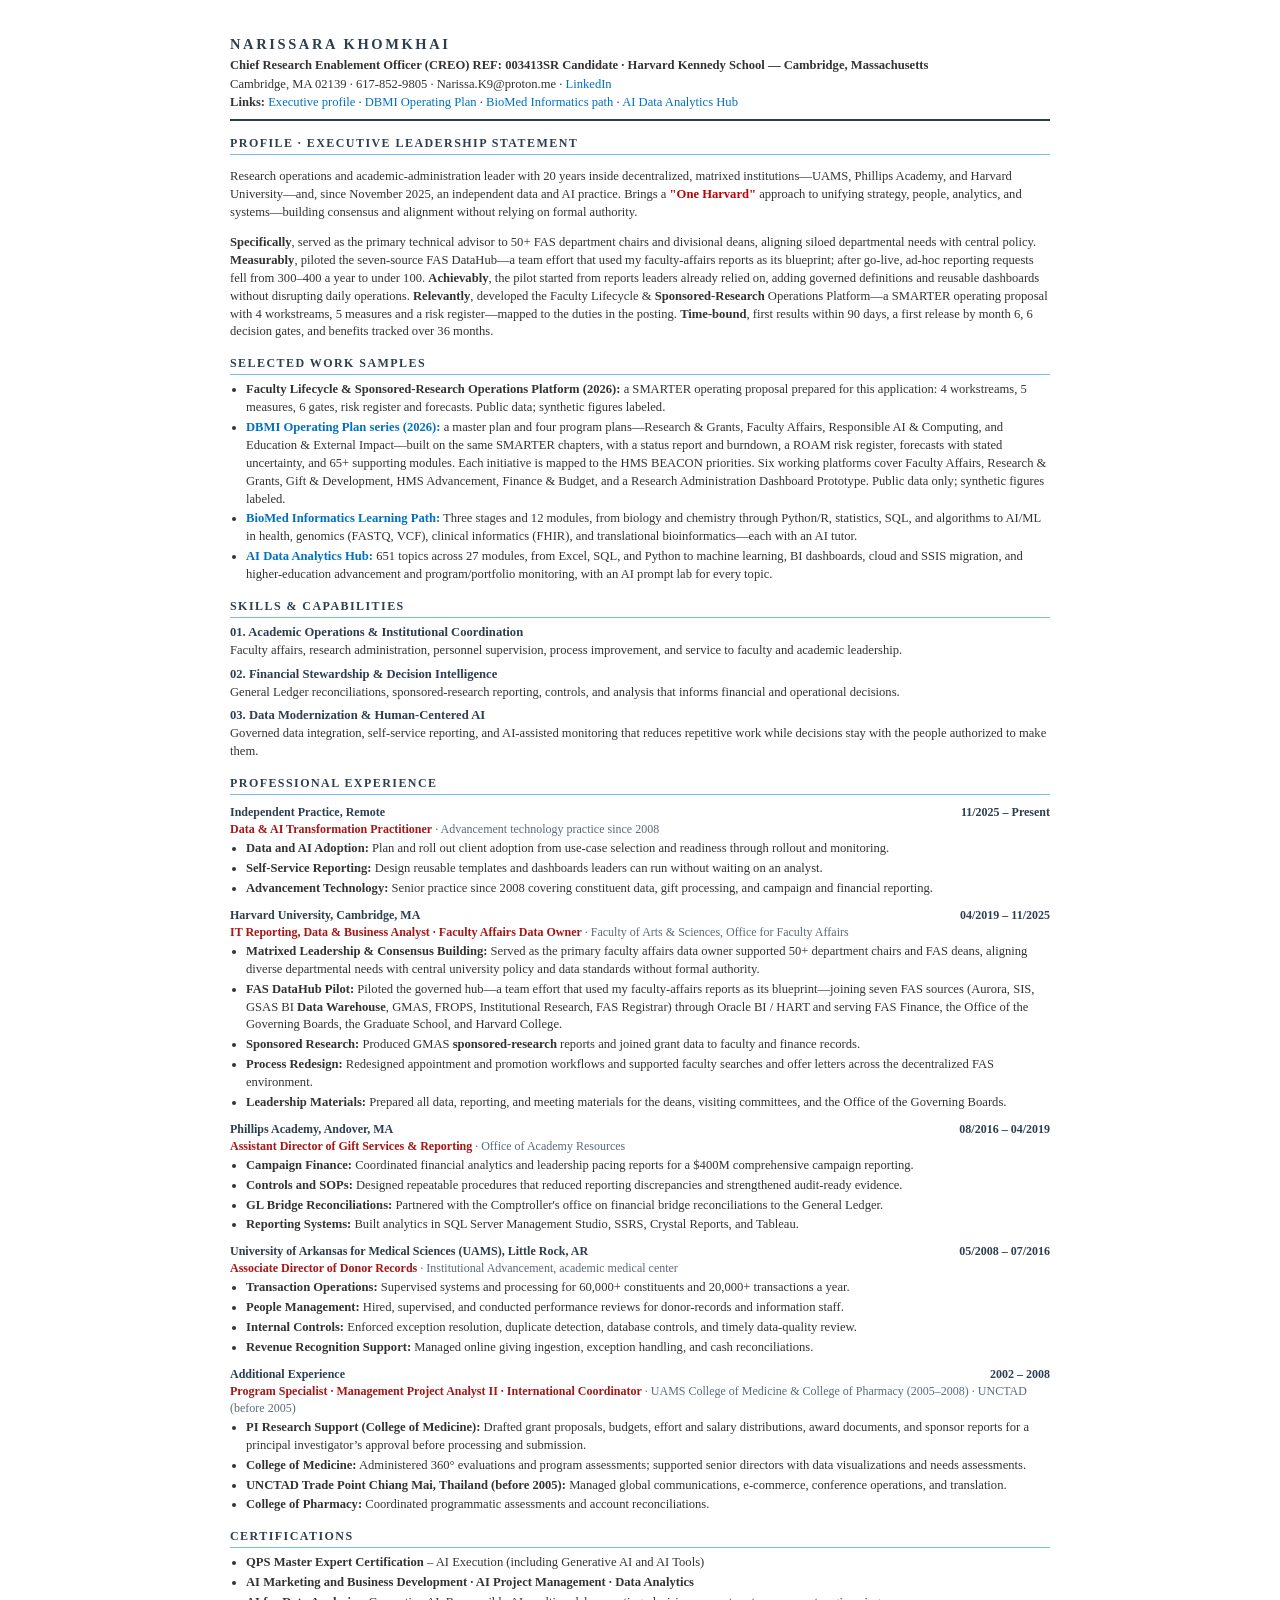
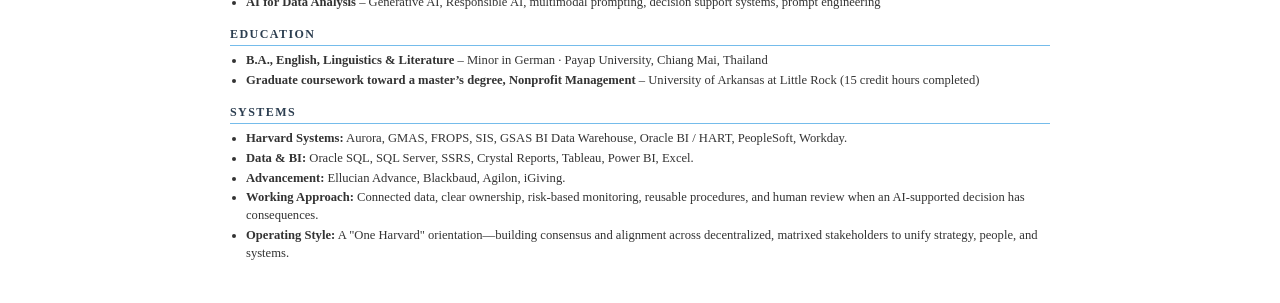
<file: reports/downloads-forget/resume-chief-research-enablement-officer-creo-ref-003413s.html>
<!doctype html><html lang="en"><head><meta charset="utf-8"><meta name="viewport" content="width=device-width, initial-scale=1"><title>NARISSARA KHOMKHAI — Résumé</title><style>@page{size:letter;margin:.5in}body{margin:0;background:#fff}.rz{font-family:Cambria,Georgia,serif;color:#333;font-size:12.6px;line-height:1.42;max-width:820px;margin:0 auto;background:#fff;padding:34px 40px}.rz a{color:#0070C0;text-decoration:none}.rz .nm{font-weight:700;color:#2C3E50;letter-spacing:.18em;font-size:14.5px}.rz .hl{font-weight:700;margin:2px 0}.rz .ln{border-bottom:2px solid #2C3E50;padding-bottom:7px;margin-bottom:6px}.rz h4{font-size:12px;letter-spacing:.12em;color:#2C3E50;border-bottom:1px solid #75BCEB;padding-bottom:2px;margin:14px 0 6px}.rz .oh{color:#C00000;font-weight:700}.rz table{width:100%;border-collapse:separate;border-spacing:3px}.rz td{background:#F4F7F6;vertical-align:top;padding:6px 9px;width:50%;font-size:11.8px}.rz td b{color:#2C3E50;display:block}.rz ul{margin:2px 0 6px 16px;padding:0}.rz li{margin:2px 0}.rz .ro{display:flex;justify-content:space-between;font-weight:700;color:#2C3E50;margin-top:9px;font-size:12px}.rz .rt{font-weight:700;color:#A91515;font-size:12px}.rz .rt span{color:#5A6B7B;font-weight:400}.rz .cp b{color:#2C3E50}.rz .cp p{margin:0 0 6px}@media(max-width:600px){.rz{padding:18px}.rz td{display:block;width:auto}}@media print{.rz{padding:0;font-size:11.3px;line-height:1.3}.rz .nm{font-size:13.4px}.rz .hl{font-size:12px}.rz h4{font-size:10.4px;margin:9px 0 4px}.rz table{border-spacing:2px}.rz td{padding:4px 7px;font-size:10.6px}.rz ul{margin:1px 0 4px 14px}.rz li{margin:0 0 1px}.rz .ro{margin-top:6px;font-size:11.3px}.rz .rt{font-size:11.3px}.rz .cp p{margin:0 0 4px}}</style></head><body><div class="rz"><div class="nm">NARISSARA KHOMKHAI</div><div class="hl">Chief Research Enablement Officer (CREO) REF: 003413SR Candidate · Harvard Kennedy School — Cambridge, Massachusetts</div><div>Cambridge, MA 02139 · 617-852-9805 · Narissa.K9@proton.me · <a href="https://www.linkedin.com/in/narissara/">LinkedIn</a></div><div class="ln"><b>Links:</b> <a href="https://narissa-pgm.github.io/HMS_DBMI/executive-profile.html">Executive profile</a> · <a href="https://narissa-pgm.github.io/HMS_DBMI/index.html">DBMI Operating Plan</a> · <a href="https://narissa-pgm.github.io/BioMed_informatics/learning-path.html">BioMed Informatics path</a> · <a href="https://narissa-pgm.github.io/ai-data-analytics-hub/index.html">AI Data Analytics Hub</a></div>
<h4>PROFILE · EXECUTIVE LEADERSHIP STATEMENT</h4><p>Research operations and academic-administration leader with 20 years inside decentralized, matrixed institutions—UAMS, Phillips Academy, and Harvard University—and, since November 2025, an independent data and AI practice. Brings a <span class="oh">&quot;One Harvard&quot;</span> approach to unifying strategy, people, analytics, and systems—building consensus and alignment without relying on formal authority.</p><p><b>Specifically</b>, served as the primary technical advisor to 50+ FAS department chairs and divisional deans, aligning siloed departmental needs with central policy. <b>Measurably</b>, piloted the seven-source FAS DataHub—a team effort that used my faculty-affairs reports as its blueprint; after go-live, ad-hoc reporting requests fell from 300–400 a year to under 100. <b>Achievably</b>, the pilot started from reports leaders already relied on, adding governed definitions and reusable dashboards without disrupting daily operations. <b>Relevantly</b>, developed the Faculty Lifecycle &amp; <b class="kw">Sponsored-Research</b> Operations Platform—a SMARTER operating proposal with 4 workstreams, 5 measures and a risk register—mapped to the duties in the posting. <b>Time-bound</b>, first results within 90 days, a first release by month 6, 6 decision gates, and benefits tracked over 36 months.</p>

<h4>SELECTED WORK SAMPLES</h4><ul><li><b>Faculty Lifecycle &amp; Sponsored-Research Operations Platform (2026):</b> a SMARTER operating proposal prepared for this application: 4 workstreams, 5 measures, 6 gates, risk register and forecasts. Public data; synthetic figures labeled.</li><li><b><a href="https://narissa-pgm.github.io/HMS_DBMI/index.html">DBMI Operating Plan series (2026):</a></b> a master plan and four program plans—Research &amp; Grants, Faculty Affairs, Responsible AI &amp; Computing, and Education &amp; External Impact—built on the same SMARTER chapters, with a status report and burndown, a ROAM risk register, forecasts with stated uncertainty, and 65+ supporting modules. Each initiative is mapped to the HMS BEACON priorities. Six working platforms cover Faculty Affairs, Research &amp; Grants, Gift &amp; Development, HMS Advancement, Finance &amp; Budget, and a Research Administration Dashboard Prototype. Public data only; synthetic figures labeled.</li><li><b><a href="https://narissa-pgm.github.io/BioMed_informatics/learning-path.html">BioMed Informatics Learning Path:</a></b> Three stages and 12 modules, from biology and chemistry through Python/R, statistics, SQL, and algorithms to AI/ML in health, genomics (FASTQ, VCF), clinical informatics (FHIR), and translational bioinformatics—each with an AI tutor.</li><li><b><a href="https://narissa-pgm.github.io/ai-data-analytics-hub/index.html">AI Data Analytics Hub:</a></b> 651 topics across 27 modules, from Excel, SQL, and Python to machine learning, BI dashboards, cloud and SSIS migration, and higher-education advancement and program/portfolio monitoring, with an AI prompt lab for every topic.</li></ul>
<h4>SKILLS & CAPABILITIES</h4><div class="cp"><p><b>01. Academic Operations &amp; Institutional Coordination</b><br>Faculty affairs, research administration, personnel supervision, process improvement, and service to faculty and academic leadership.</p><p><b>02. Financial Stewardship &amp; Decision Intelligence</b><br>General Ledger reconciliations, sponsored-research reporting, controls, and analysis that informs financial and operational decisions.</p><p><b>03. Data Modernization &amp; Human-Centered AI</b><br>Governed data integration, self-service reporting, and AI-assisted monitoring that reduces repetitive work while decisions stay with the people authorized to make them.</p></div>
<h4>PROFESSIONAL EXPERIENCE</h4><div class="ro"><span>Independent Practice, Remote</span><span>11/2025 – Present</span></div><div class="rt">Data &amp; AI Transformation Practitioner<span> · Advancement technology practice since 2008</span></div><ul><li><b>Data and AI Adoption:</b> Plan and roll out client adoption from use-case selection and readiness through rollout and monitoring.</li><li><b>Self-Service Reporting:</b> Design reusable templates and dashboards leaders can run without waiting on an analyst.</li><li><b>Advancement Technology:</b> Senior practice since 2008 covering constituent data, gift processing, and campaign and financial reporting.</li></ul><div class="ro"><span>Harvard University, Cambridge, MA</span><span>04/2019 – 11/2025</span></div><div class="rt">IT Reporting, Data &amp; Business Analyst · Faculty Affairs Data Owner<span> · Faculty of Arts &amp; Sciences, Office for Faculty Affairs</span></div><ul><li><b>Matrixed Leadership &amp; Consensus Building:</b> Served as the primary faculty affairs data owner supported 50+ department chairs and FAS deans, aligning diverse departmental needs with central university policy and data standards without formal authority.</li><li><b>FAS DataHub Pilot:</b> Piloted the governed hub—a team effort that used my faculty-affairs reports as its blueprint—joining seven FAS sources (Aurora, SIS, GSAS BI <b class="kw">Data Warehouse</b>, GMAS, FROPS, Institutional Research, FAS Registrar) through Oracle BI / HART and serving FAS Finance, the Office of the Governing Boards, the Graduate School, and Harvard College.</li><li><b>Sponsored Research:</b> Produced GMAS <b class="kw">sponsored-research</b> reports and joined grant data to faculty and finance records.</li><li><b>Process Redesign:</b> Redesigned appointment and promotion workflows and supported faculty searches and offer letters across the decentralized FAS environment.</li><li><b>Leadership Materials:</b> Prepared all data, reporting, and meeting materials for the deans, visiting committees, and the Office of the Governing Boards.</li></ul><div class="ro"><span>Phillips Academy, Andover, MA</span><span>08/2016 – 04/2019</span></div><div class="rt">Assistant Director of Gift Services &amp; Reporting<span> · Office of Academy Resources</span></div><ul><li><b>Campaign Finance:</b> Coordinated financial analytics and leadership pacing reports for a $400M comprehensive campaign reporting.</li><li><b>Controls and SOPs:</b> Designed repeatable procedures that reduced reporting discrepancies and strengthened audit-ready evidence.</li><li><b>GL Bridge Reconciliations:</b> Partnered with the Comptroller&#39;s office on financial bridge reconciliations to the General Ledger.</li><li><b>Reporting Systems:</b> Built analytics in SQL Server Management Studio, SSRS, Crystal Reports, and Tableau.</li></ul><div class="ro"><span>University of Arkansas for Medical Sciences (UAMS), Little Rock, AR</span><span>05/2008 – 07/2016</span></div><div class="rt">Associate Director of Donor Records<span> · Institutional Advancement, academic medical center</span></div><ul><li><b>Transaction Operations:</b> Supervised systems and processing for 60,000+ constituents and 20,000+ transactions a year.</li><li><b>People Management:</b> Hired, supervised, and conducted performance reviews for donor-records and information staff.</li><li><b>Internal Controls:</b> Enforced exception resolution, duplicate detection, database controls, and timely data-quality review.</li><li><b>Revenue Recognition Support:</b> Managed online giving ingestion, exception handling, and cash reconciliations.</li></ul><div class="ro"><span>Additional Experience</span><span>2002 – 2008</span></div><div class="rt">Program Specialist · Management Project Analyst II · International Coordinator<span> · UAMS College of Medicine &amp; College of Pharmacy (2005–2008) · UNCTAD (before 2005)</span></div><ul><li><b>PI Research Support (College of Medicine):</b> Drafted grant proposals, budgets, effort and salary distributions, award documents, and sponsor reports for a principal investigator’s approval before processing and submission.</li><li><b>College of Medicine:</b> Administered 360° evaluations and program assessments; supported senior directors with data visualizations and needs assessments.</li><li><b>UNCTAD Trade Point Chiang Mai, Thailand (before 2005):</b> Managed global communications, e-commerce, conference operations, and translation.</li><li><b>College of Pharmacy:</b> Coordinated programmatic assessments and account reconciliations.</li></ul>
<h4>CERTIFICATIONS</h4><ul><li><b>QPS Master Expert Certification</b> – AI Execution (including Generative AI and AI Tools)</li><li><b>AI Marketing and Business Development · AI Project Management · Data Analytics</b></li><li><b>AI for Data Analysis</b> – Generative AI, Responsible AI, multimodal prompting, decision support systems, prompt engineering</li></ul><h4>EDUCATION</h4><ul><li><b>B.A., English, Linguistics &amp; Literature</b> – Minor in German · Payap University, Chiang Mai, Thailand</li><li><b>Graduate coursework toward a master’s degree, Nonprofit Management</b> – University of Arkansas at Little Rock (15 credit hours completed)</li></ul><h4>SYSTEMS</h4><ul><li><b>Harvard Systems:</b> Aurora, GMAS, FROPS, SIS, GSAS BI Data Warehouse, Oracle BI / HART, PeopleSoft, Workday.</li><li><b>Data &amp; BI:</b> Oracle SQL, SQL Server, SSRS, Crystal Reports, Tableau, Power BI, Excel.</li><li><b>Advancement:</b> Ellucian Advance, Blackbaud, Agilon, iGiving.</li><li><b>Working Approach:</b> Connected data, clear ownership, risk-based monitoring, reusable procedures, and human review when an AI-supported decision has consequences.</li><li><b>Operating Style:</b> A &quot;One Harvard&quot; orientation—building consensus and alignment across decentralized, matrixed stakeholders to unify strategy, people, and systems.</li></ul></div></body></html>
</file>
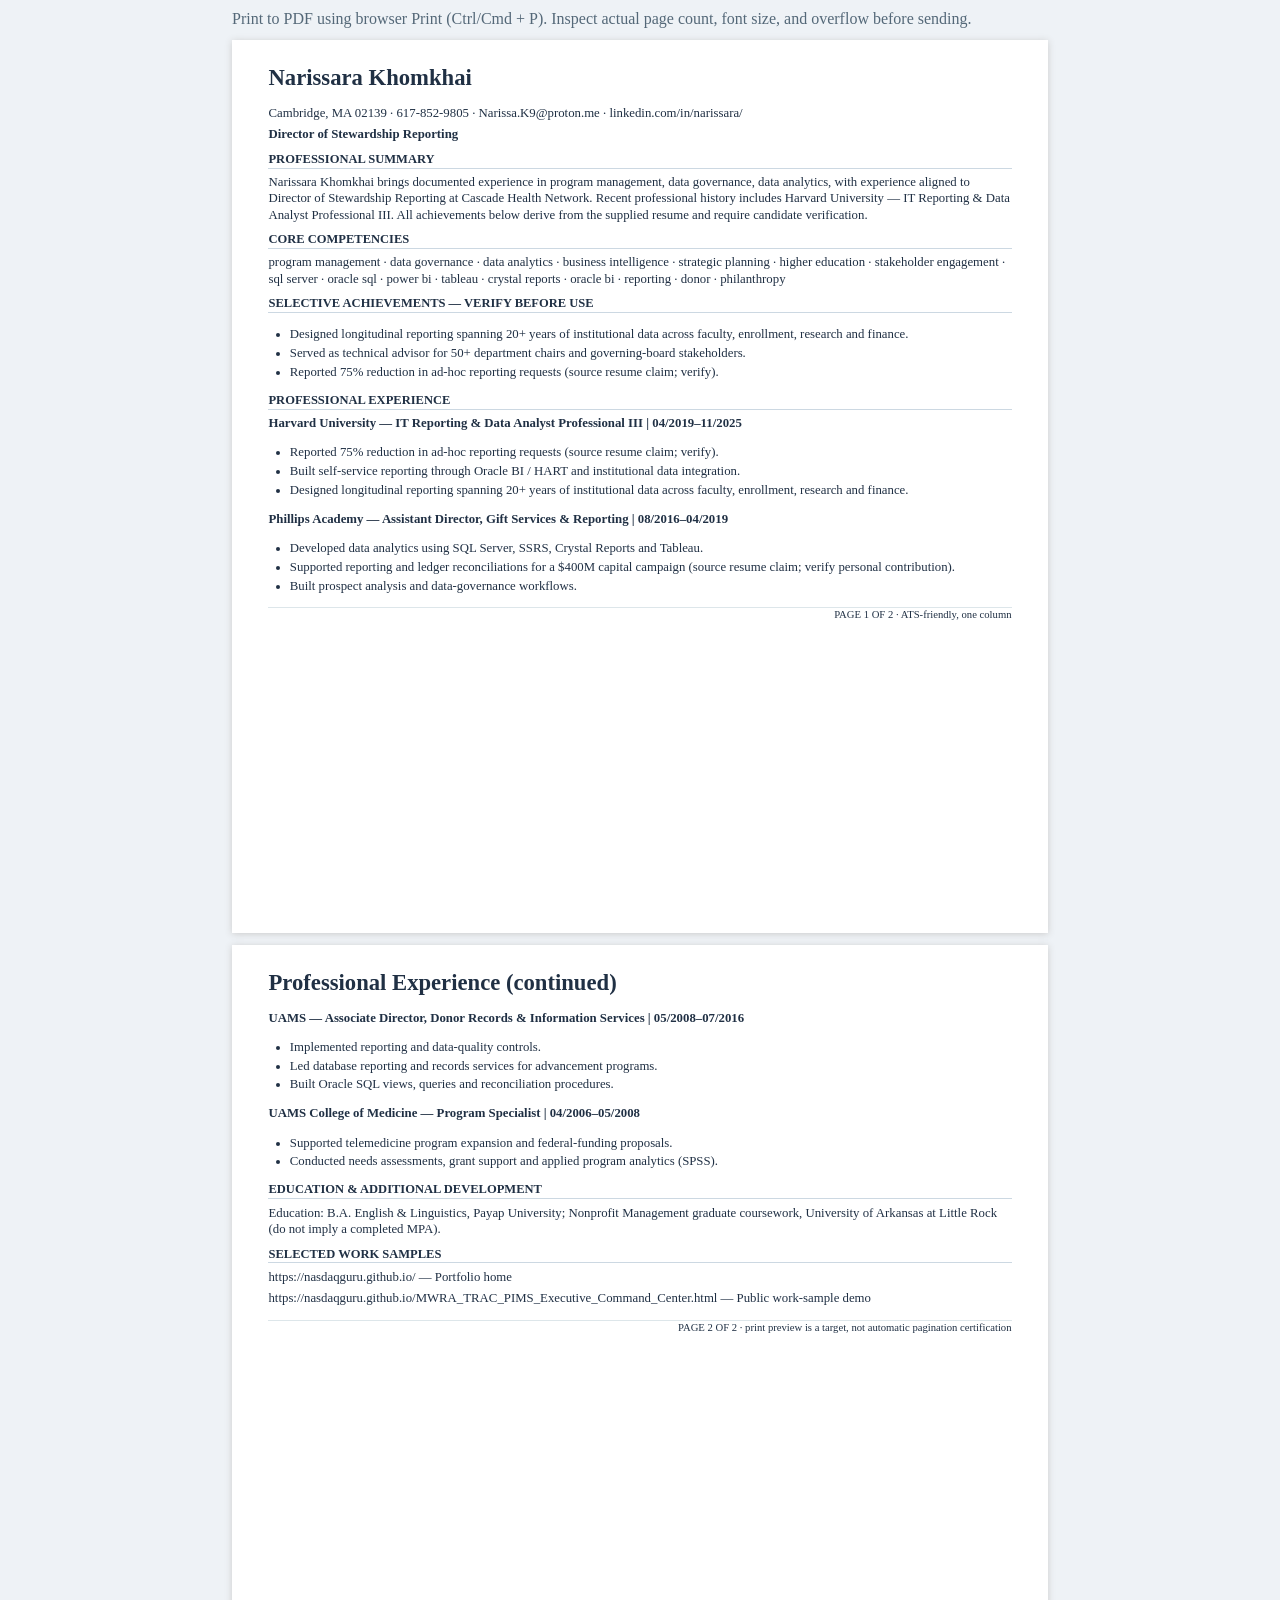
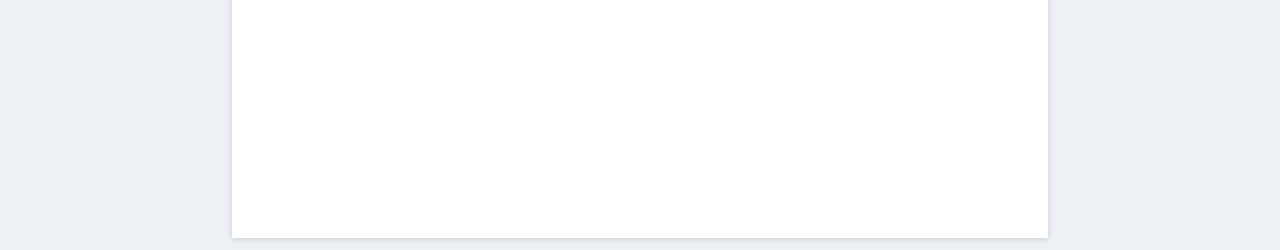
<file: reports/downloads-forget/Tailored_ATS_Resume_2page_PRINT.html>
<!doctype html><html lang="en"><head><meta charset="utf-8"><meta name="viewport" content="width=device-width,initial-scale=1"><title>Director of Stewardship Reporting — Resume</title><style>@page{size:letter;margin:.55in}*{box-sizing:border-box}body{font-family:Cambria,Georgia,serif;color:#203044;margin:0;background:#eef2f6}main{max-width:8.5in;margin:auto}.career-print-sheet{background:white;padding:.25in .38in;margin:12px auto;min-height:9.3in;font-size:9.6pt;line-height:1.27;box-shadow:0 1px 7px #ccc;break-after:page}.career-print-sheet:last-child{break-after:auto}.career-print-sheet h2{font-size:17pt;margin:0 0 9pt}.career-print-sheet h3{border-bottom:1px solid #ccd8e2;text-transform:uppercase;font-size:9.4pt;margin:7pt 0 4pt}.career-print-sheet ul{padding-left:16pt}.career-print-sheet li{margin:2pt 0}.career-paging{border-top:1px solid #dde6ea;text-align:right;margin-top:10pt;font-size:8pt}header{max-width:8.5in;margin:10px auto;color:#546878}textarea{display:none}p{margin:4pt 0} .letter-body{white-space:pre-wrap;line-height:1.55;font-size:11pt}@media print{body{background:white}header{display:none}.career-print-sheet{box-shadow:none;border:0;margin:0;padding:0;min-height:0;page-break-after:always}.career-print-sheet:last-child{page-break-after:auto} }</style></head><body><header><p>Print to PDF using browser Print (Ctrl/Cmd + P). Inspect actual page count, font size, and overflow before sending.</p></header><main><div class="career-print-sheet"><h2>Narissara Khomkhai</h2><div>Cambridge, MA 02139 · 617-852-9805 · Narissa.K9@proton.me · linkedin.com/in/narissara/</div><p><strong>Director of Stewardship Reporting</strong></p><h3>Professional Summary</h3><p>Narissara Khomkhai brings documented experience in program management, data governance, data analytics, with experience aligned to Director of Stewardship Reporting at Cascade Health Network. Recent professional history includes Harvard University — IT Reporting &amp; Data Analyst Professional III. All achievements below derive from the supplied resume and require candidate verification.</p><h3>Core Competencies</h3><p>program management · data governance · data analytics · business intelligence · strategic planning · higher education · stakeholder engagement · sql server · oracle sql · power bi · tableau · crystal reports · oracle bi · reporting · donor · philanthropy</p><h3>Selective Achievements — verify before use</h3><ul><li>Designed longitudinal reporting spanning 20+ years of institutional data across faculty, enrollment, research and finance.</li><li>Served as technical advisor for 50+ department chairs and governing-board stakeholders.</li><li>Reported 75% reduction in ad-hoc reporting requests (source resume claim; verify).</li></ul><h3>Professional Experience</h3><div class="career-role"><b>Harvard University — IT Reporting &amp; Data Analyst Professional III | 04/2019–11/2025</b><ul><li>Reported 75% reduction in ad-hoc reporting requests (source resume claim; verify).</li><li>Built self-service reporting through Oracle BI / HART and institutional data integration.</li><li>Designed longitudinal reporting spanning 20+ years of institutional data across faculty, enrollment, research and finance.</li></ul></div><div class="career-role"><b>Phillips Academy — Assistant Director, Gift Services &amp; Reporting | 08/2016–04/2019</b><ul><li>Developed data analytics using SQL Server, SSRS, Crystal Reports and Tableau.</li><li>Supported reporting and ledger reconciliations for a $400M capital campaign (source resume claim; verify personal contribution).</li><li>Built prospect analysis and data-governance workflows.</li></ul></div><div class="career-paging">PAGE 1 OF 2 · ATS-friendly, one column</div></div><div class="career-print-sheet"><h2>Professional Experience (continued)</h2><div class="career-role"><b>UAMS — Associate Director, Donor Records &amp; Information Services | 05/2008–07/2016</b><ul><li>Implemented reporting and data-quality controls.</li><li>Led database reporting and records services for advancement programs.</li><li>Built Oracle SQL views, queries and reconciliation procedures.</li></ul></div><div class="career-role"><b>UAMS College of Medicine — Program Specialist | 04/2006–05/2008</b><ul><li>Supported telemedicine program expansion and federal-funding proposals.</li><li>Conducted needs assessments, grant support and applied program analytics (SPSS).</li></ul></div><h3>Education & Additional Development</h3><p>Education: B.A. English &amp; Linguistics, Payap University; Nonprofit Management graduate coursework, University of Arkansas at Little Rock (do not imply a completed MPA).</p><h3>Selected Work Samples</h3><p>https://nasdaqguru.github.io/ — Portfolio home</p><p>https://nasdaqguru.github.io/MWRA_TRAC_PIMS_Executive_Command_Center.html — Public work-sample demo</p><div class="career-paging">PAGE 2 OF 2 · print preview is a target, not automatic pagination certification</div></div></main></body></html>
</file>
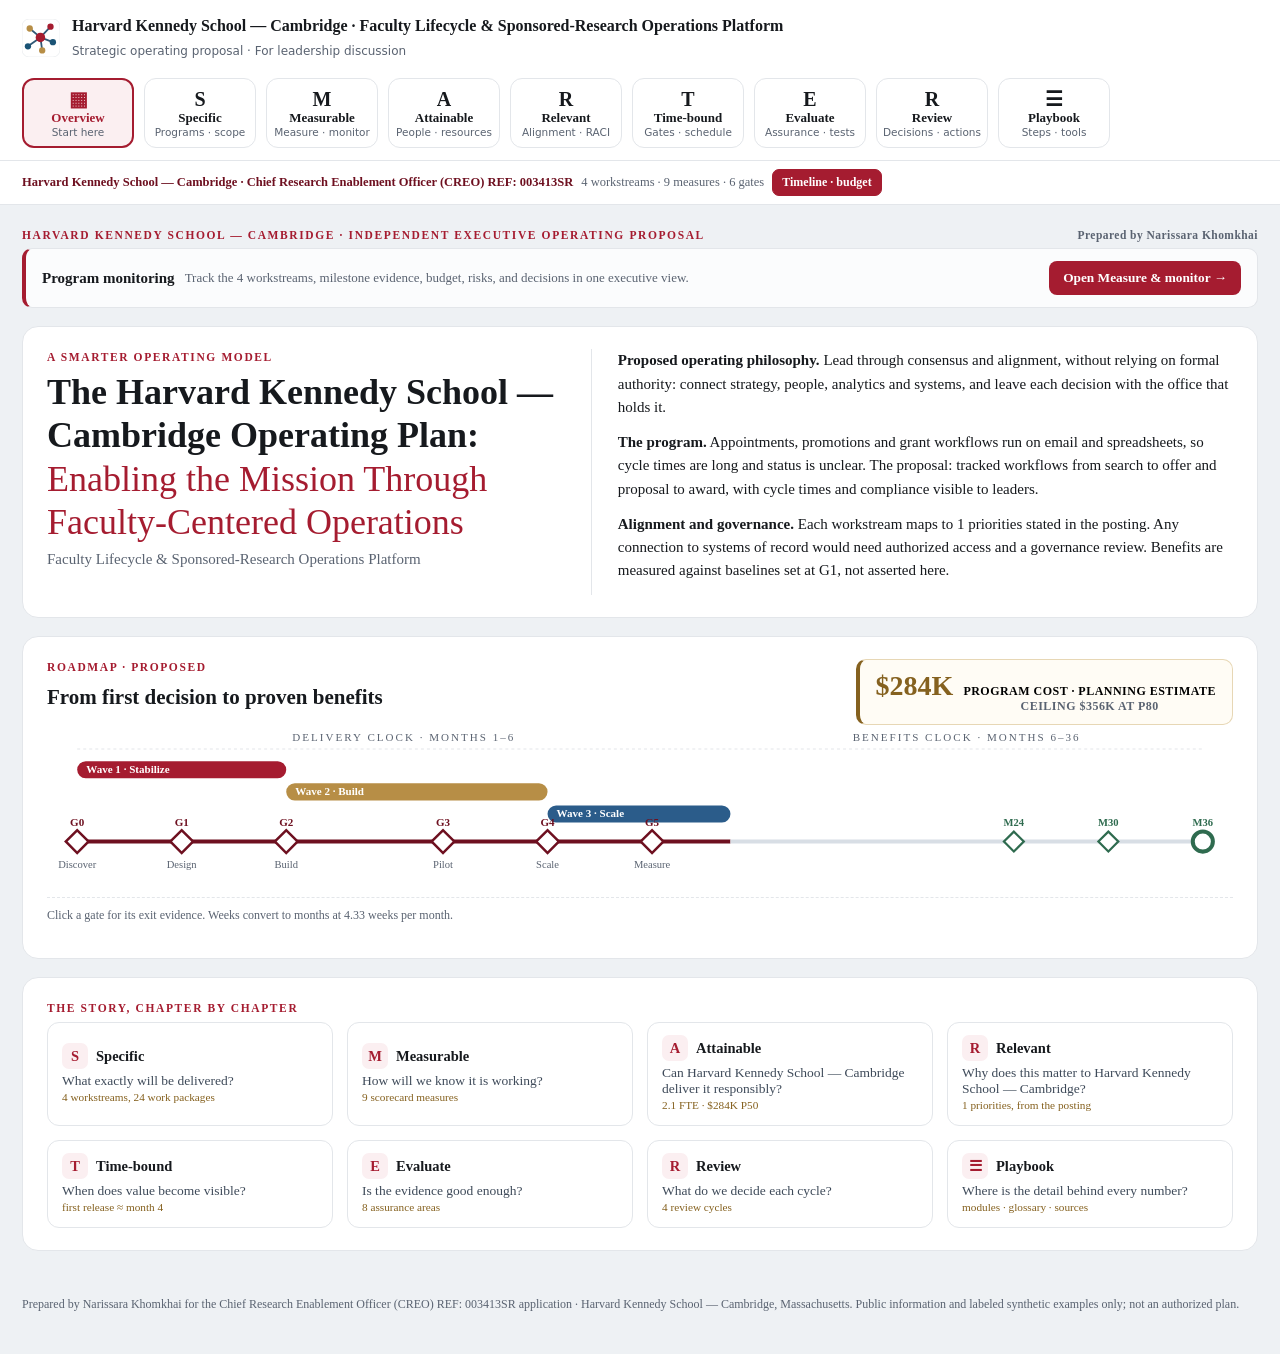
<file: reports/downloads-forget/work-sample-chief-research-enablement-officer-creo-ref-003413s.html>
<!doctype html>
<html lang="en"><head><meta charset="utf-8"><meta name="viewport" content="width=device-width, initial-scale=1"><meta name="color-scheme" content="light"><title>Harvard Kennedy School — Cambridge · Faculty Lifecycle &amp; Sponsored-Research Operations Platform | SMARTER Executive Operating Proposal</title><style>:root{--crimson:#A51C30;--crimson-d:#6E1020;--crimson-s:#FBEFF1;--ink:#16191D;--slate:#3E4A59;--muted:#5A6371;--line:#E3E6EA;--bg:#EEF1F4;--paper:#FFFFFF;--blue:#2B5C8A;--blue-s:#EAF1F8;--gold:#85611F;--gold-s:#F7F0E1;--green:#2F6B4F;--green-s:#E8F3EC;--red:#B42318;--red-s:#FBEAE8}
*{box-sizing:border-box}html,body{margin:0}body{background:var(--bg);color:var(--ink);font-family:Cambria,Georgia,'Times New Roman',serif;font-size:15px;line-height:1.55}
a{color:var(--blue)}button{font-family:inherit}
.top{background:#fff;border-bottom:1px solid var(--line);position:sticky;top:0;z-index:20}
.brand{display:flex;align-items:center;gap:12px;padding:14px 22px 8px}.brand svg{flex:0 0 38px}.brand b{font-size:16px}.brand small{color:var(--muted);font-family:system-ui,sans-serif;font-size:12px}
.tabs{display:flex;gap:10px;padding:8px 22px 12px;overflow-x:auto;scrollbar-width:thin}
.tab{flex:0 0 112px;border:1px solid var(--line);background:#fff;border-radius:12px;padding:8px 6px;text-align:center;cursor:pointer;color:var(--slate)}
.tab .l{display:block;font-size:20px;font-weight:700;color:var(--ink);line-height:1.1}.tab .n{display:block;font-weight:700;font-size:13px;color:var(--ink)}.tab .s{display:block;font-family:system-ui,sans-serif;font-size:10.5px;color:var(--muted)}
.tab[aria-selected=true]{border:2px solid var(--crimson);background:var(--crimson-s)}.tab[aria-selected=true] .l,.tab[aria-selected=true] .n{color:var(--crimson)}
.series{display:flex;flex-wrap:wrap;gap:8px;align-items:center;padding:8px 22px;border-top:1px solid var(--line);font-size:12.5px;color:var(--muted)}.series b{color:var(--crimson-d)}.pill{border:1px solid var(--line);border-radius:7px;padding:3px 9px;background:#fff;color:var(--blue);font-weight:700;font-size:12px;text-decoration:none}.pill.red{background:var(--crimson);border-color:var(--crimson);color:#fff}
main{max-width:1280px;margin:0 auto;padding:22px}
section.ch{display:none}section.ch.on{display:block}
.card{background:#fff;border:1px solid var(--line);border-radius:16px;padding:22px 24px;margin:0 0 18px}
.kick{font-size:11.5px;letter-spacing:.14em;text-transform:uppercase;color:var(--crimson);font-weight:700;margin:0 0 4px}
.chead{display:flex;gap:14px;align-items:flex-start;margin-bottom:12px}.badge{flex:0 0 46px;height:46px;border-radius:10px;background:var(--crimson-s);color:var(--crimson);display:grid;place-items:center;font-size:22px;font-weight:700}
h1{font-size:28px;line-height:1.2;margin:0}h2{font-size:21px;margin:0 0 6px}h3{font-size:16px;margin:0 0 6px}.sub{color:var(--muted);margin:4px 0 0}
.hero{display:grid;grid-template-columns:1fr 1.25fr;gap:30px}.hero h1{font-size:36px}.hero h1 span{display:block;color:var(--crimson);font-weight:400}.hero .r{border-left:1px solid var(--line);padding-left:26px}.hero .r p{margin:0 0 12px}
.mon{display:flex;flex-wrap:wrap;gap:10px;align-items:center;border:1px solid var(--line);border-left:4px solid var(--crimson);border-radius:10px;padding:12px 16px;background:#fbfcfd;margin:0 0 18px}.mon b{font-size:15px}.mon span{flex:1 1 300px;color:var(--muted);font-size:13px}.btn{border:0;border-radius:8px;background:var(--crimson);color:#fff;font-weight:700;padding:9px 14px;cursor:pointer}
.ask{border:1px solid #E7D7B5;border-left:4px solid var(--gold);background:#FFFCF5;border-radius:10px;padding:10px 16px;display:flex;gap:10px;align-items:baseline}.ask b{font-size:28px;color:var(--gold)}.ask span{font-weight:700;letter-spacing:.04em;font-size:12px;text-transform:uppercase}.ask small{display:block;color:var(--muted);font-size:12px}
.grid2{display:grid;grid-template-columns:repeat(2,minmax(0,1fr));gap:16px}.grid3{display:grid;grid-template-columns:repeat(3,minmax(0,1fr));gap:14px}.grid4{display:grid;grid-template-columns:repeat(4,minmax(0,1fr));gap:14px}
.story{border:1px solid var(--line);border-radius:12px;padding:12px 14px;background:#fff;cursor:pointer;text-align:left;font-size:13.5px;color:var(--slate)}.story b{display:flex;gap:8px;align-items:center;color:var(--ink);font-size:14.5px;margin-bottom:4px}.story b i{font-style:normal;width:26px;height:26px;border-radius:7px;background:var(--crimson-s);color:var(--crimson);display:grid;place-items:center}.story:hover{border-color:var(--crimson)}
.house{background:linear-gradient(180deg,#F7F0E1,#fff);border:1px solid #EADBB8;border-radius:14px;padding:16px;text-align:center;margin-bottom:14px}.house q{display:block;font-size:19px;font-style:italic;margin:4px 0 10px}.prio{display:flex;flex-wrap:wrap;gap:6px;justify-content:center}.prio span{border:1px solid var(--line);background:#fff;border-radius:999px;padding:3px 10px;font-size:12px}
.ws{border:1px solid var(--line);border-top:5px solid var(--c);border-radius:12px;padding:14px;background:#fff;cursor:pointer;text-align:left}.ws h3{display:flex;gap:8px;align-items:center}.ws h3 i{font-style:normal;width:28px;height:28px;border-radius:7px;background:var(--c);color:#fff;display:grid;place-items:center;font-size:14px}.ws p{font-size:13px;color:var(--slate);margin:6px 0}.ws ul{list-style:none;margin:8px 0 0;padding:0}.ws li{display:flex;justify-content:space-between;gap:8px;border-top:1px solid var(--line);padding:5px 0;font-size:12.5px}.ws li em{font-style:normal;font-family:system-ui,sans-serif;font-size:10.5px;background:var(--bg);border-radius:5px;padding:1px 6px;white-space:nowrap}
.chev{display:grid;grid-template-columns:repeat(4,minmax(0,1fr));gap:6px;margin:10px 0 16px}.chev div{background:var(--blue-s);padding:10px 14px;clip-path:polygon(0 0,92% 0,100% 50%,92% 100%,0 100%,6% 50%);font-size:12.5px}.chev b{display:block;font-size:13.5px}
.bsc{display:grid;grid-template-columns:repeat(2,minmax(0,1fr));gap:12px;position:relative}.quad{border:1px solid var(--line);border-top:4px solid var(--c);border-radius:10px;padding:10px 12px;background:#fff}.quad h3{display:flex;justify-content:space-between;color:var(--c)}.kp{display:flex;gap:8px;align-items:center;width:100%;border:0;border-top:1px solid var(--line);background:none;padding:7px 2px;cursor:pointer;text-align:left;font-size:13px;color:var(--ink)}.kp span:first-child{flex:1}.kp small{color:var(--muted);font-family:system-ui,sans-serif;font-size:11px}.tag{font-family:system-ui,sans-serif;font-size:10.5px;border-radius:5px;padding:1px 6px;background:var(--bg)}.tag.lead{background:var(--blue-s);color:var(--blue)}.tag.lag{background:var(--gold-s);color:var(--gold)}
.tiles{display:grid;grid-template-columns:repeat(4,minmax(0,1fr));gap:12px;margin:0 0 14px}.tile{border:1px solid var(--line);border-radius:12px;padding:12px 14px;background:#fff;cursor:pointer;text-align:left}.tile small{display:block;letter-spacing:.08em;text-transform:uppercase;font-size:10.5px;color:var(--muted);font-family:system-ui,sans-serif}.tile b{display:block;font-size:26px;color:var(--gold);margin:4px 0}.tile span{font-size:12.5px;color:var(--slate)}
.verdict{border:2px solid var(--green);border-radius:12px;background:var(--green-s);padding:18px;text-align:center}.verdict small{letter-spacing:.12em;text-transform:uppercase;color:var(--green);font-size:11px}.verdict b{display:block;font-size:30px;color:var(--green)}
table.t{width:100%;border-collapse:collapse;font-size:13px}table.t th,table.t td{border-bottom:1px solid var(--line);padding:7px 8px;text-align:left;vertical-align:top}table.t th{font-family:system-ui,sans-serif;font-size:11px;letter-spacing:.05em;text-transform:uppercase;color:var(--muted);background:#F7F9FB}.wrapx{overflow-x:auto}
.dot{display:inline-block;width:13px;height:13px;border-radius:50%;border:2px solid var(--crimson)}.dot.p{background:var(--crimson)}
.chip{display:inline-block;border:1px solid var(--line);border-radius:999px;padding:3px 10px;margin:3px;font-size:12.5px;background:#fff}
.why{display:grid;gap:8px}.why button{display:flex;gap:10px;align-items:center;border:1px solid #F1CCD3;border-left:4px solid var(--crimson);background:var(--crimson-s);border-radius:8px;padding:9px 12px;text-align:left;cursor:pointer;font-size:13.5px}.why button i{font-style:normal;color:var(--crimson);font-weight:700}
.cad{display:grid;grid-template-columns:repeat(4,minmax(0,1fr));gap:8px;margin:12px 0}.cad button{border:1px solid var(--line);border-top:4px solid var(--c);border-radius:10px;background:#fff;padding:10px;text-align:left;cursor:pointer}.cad button b{display:block}.cad button small{color:var(--muted)}.cad button[aria-pressed=true]{background:var(--blue-s)}
.strip{display:flex;flex-wrap:wrap;gap:6px;align-items:center;font-weight:700;color:var(--crimson-d);margin:6px 0 12px}.strip span{background:var(--crimson-s);border-radius:7px;padding:5px 10px}.strip i{font-style:normal;color:var(--muted)}
.mod{border:1px solid var(--line);border-radius:12px;padding:12px 14px;background:#fff;cursor:pointer;text-align:left}.mod b{display:flex;gap:8px;align-items:center}.mod b i{font-style:normal;width:28px;height:28px;border-radius:8px;background:var(--crimson-s);color:var(--crimson);display:grid;place-items:center}.mod small{display:block;color:var(--muted);font-size:12.5px;margin-top:3px}.mod em{display:block;font-style:normal;font-family:system-ui,sans-serif;font-size:10.5px;letter-spacing:.06em;text-transform:uppercase;color:var(--gold);margin-top:6px}
.note{font-size:12px;color:var(--muted);border-top:1px dashed var(--line);margin-top:12px;padding-top:8px}.sample{font-family:system-ui,sans-serif;font-size:10px;font-weight:700;letter-spacing:.06em;background:var(--gold-s);color:var(--gold);border-radius:4px;padding:1px 5px;margin-left:6px;vertical-align:middle}
svg text{font-family:Cambria,Georgia,serif}
dialog{border:0;border-radius:16px;max-width:760px;width:calc(100% - 24px);padding:0;box-shadow:0 30px 80px rgba(16,24,40,.35)}dialog::backdrop{background:rgba(22,25,29,.45)}.dh{display:flex;justify-content:space-between;gap:10px;padding:18px 22px;border-bottom:1px solid var(--line)}.dh h2{margin:0}.db{padding:16px 22px 22px;max-height:70vh;overflow:auto}.x{border:1px solid var(--line);background:#fff;border-radius:8px;padding:6px 10px;cursor:pointer;align-self:flex-start}
.cj{display:grid;grid-template-columns:1fr 1fr;gap:12px;margin:10px 0}.cj div{border-radius:12px;padding:12px 14px}.cj .bad{background:var(--red-s);border:1px solid #F3C7C1}.cj .bad h4{color:var(--red)}.cj .good{background:var(--blue-s);border:1px solid #C9DBEE}.cj .good h4{color:var(--blue)}.cj h4{margin:0 0 6px;font-size:12px;letter-spacing:.08em;text-transform:uppercase}.rule{border:2px solid var(--ink);border-radius:10px;padding:9px 12px;margin:10px 0}.rule b{background:var(--ink);color:#fff;border-radius:5px;padding:1px 7px;margin-right:8px;font-size:11px}ol.fx{counter-reset:f;list-style:none;padding:0;margin:8px 0}ol.fx li{counter-increment:f;display:flex;gap:10px;align-items:flex-start;margin:6px 0}ol.fx li:before{content:counter(f);flex:0 0 24px;height:24px;border-radius:50%;background:var(--blue);color:#fff;display:grid;place-items:center;font-size:12px;font-weight:700}
.facts{display:grid;grid-template-columns:repeat(3,minmax(0,1fr));gap:8px}.facts div{background:var(--bg);border-radius:8px;padding:8px 10px;font-size:12.5px}.facts b{display:block;font-size:15px}
footer{max-width:1280px;margin:0 auto;padding:4px 22px 40px;color:var(--muted);font-size:12px}
@media(max-width:900px){.hero,.grid2,.grid3,.grid4,.bsc,.cj{grid-template-columns:1fr}.hero .r{border-left:0;padding-left:0}.tiles,.cad,.chev,.facts{grid-template-columns:repeat(2,minmax(0,1fr))}h1{font-size:24px}.hero h1{font-size:28px}main{padding:14px}.card{padding:16px}}
@media print{.top{position:static}section.ch{display:block!important;page-break-before:always}dialog{display:none}}</style></head><body>
<header class="top"><div class="brand"><svg viewBox="0 0 64 64" width="38" height="38" aria-hidden="true"><rect width="64" height="64" rx="12" fill="#fff" stroke="#E3E6EA"/><g stroke="#315875" stroke-width="3" stroke-linecap="round"><path d="M31 31L13 16M31 31L48 13M31 31L52 39M31 31L34 53M31 31L10 46"/></g><circle cx="31" cy="31" r="8" fill="#A51C30"/><circle cx="13" cy="16" r="5.3" fill="#B78E46"/><circle cx="48" cy="13" r="5.3" fill="#A51C30"/><circle cx="52" cy="39" r="5.3" fill="#1A5375"/><circle cx="34" cy="53" r="5.3" fill="#B78E46"/><circle cx="10" cy="46" r="5.3" fill="#1A5375"/></svg><div><b>Harvard Kennedy School — Cambridge · Faculty Lifecycle &amp; Sponsored-Research Operations Platform</b><br><small>Strategic operating proposal · For leadership discussion</small></div></div>
<nav class="tabs" aria-label="SMARTER chapters"><button class="tab" data-go="overview" aria-selected="true"><span class="l">▦</span><span class="n">Overview</span><span class="s">Start here</span></button><button class="tab" data-go="s" aria-selected="false"><span class="l">S</span><span class="n">Specific</span><span class="s">Programs · scope</span></button><button class="tab" data-go="m" aria-selected="false"><span class="l">M</span><span class="n">Measurable</span><span class="s">Measure · monitor</span></button><button class="tab" data-go="a" aria-selected="false"><span class="l">A</span><span class="n">Attainable</span><span class="s">People · resources</span></button><button class="tab" data-go="r" aria-selected="false"><span class="l">R</span><span class="n">Relevant</span><span class="s">Alignment · RACI</span></button><button class="tab" data-go="t" aria-selected="false"><span class="l">T</span><span class="n">Time-bound</span><span class="s">Gates · schedule</span></button><button class="tab" data-go="e" aria-selected="false"><span class="l">E</span><span class="n">Evaluate</span><span class="s">Assurance · tests</span></button><button class="tab" data-go="v" aria-selected="false"><span class="l">R</span><span class="n">Review</span><span class="s">Decisions · actions</span></button><button class="tab" data-go="p" aria-selected="false"><span class="l">☰</span><span class="n">Playbook</span><span class="s">Steps · tools</span></button></nav>
<div class="series"><b>Harvard Kennedy School — Cambridge · Chief Research Enablement Officer (CREO) REF: 003413SR</b><span>4 workstreams · 9 measures · 6 gates</span><a class="pill red" href="#t" data-go="t">Timeline · budget</a></div></header>
<main><section class="ch on" id="overview"><div class="kick" style="display:flex;justify-content:space-between;gap:10px;flex-wrap:wrap"><span>Harvard Kennedy School — Cambridge · Independent executive operating proposal</span><span style="color:var(--muted);letter-spacing:.04em;text-transform:none">Prepared by Narissara Khomkhai</span></div>
<div class="mon"><b>Program monitoring</b><span>Track the 4 workstreams, milestone evidence, budget, risks, and decisions in one executive view.</span><button class="btn" data-go="m">Open Measure &amp; monitor →</button></div>
<div class="card"><div class="hero"><div><div class="kick">A SMARTER operating model</div><h1>The Harvard Kennedy School — Cambridge Operating Plan:<span>Enabling the Mission Through Faculty-Centered Operations</span></h1><p class="sub">Faculty Lifecycle &amp; Sponsored-Research Operations Platform</p></div><div class="r"><p><b>Proposed operating philosophy.</b> Lead through consensus and alignment, without relying on formal authority: connect strategy, people, analytics and systems, and leave each decision with the office that holds it.</p><p><b>The program.</b> Appointments, promotions and grant workflows run on email and spreadsheets, so cycle times are long and status is unclear. The proposal: tracked workflows from search to offer and proposal to award, with cycle times and compliance visible to leaders.</p><p><b>Alignment and governance.</b> Each workstream maps to 1 priorities stated in the posting. Any connection to systems of record would need authorized access and a governance review. Benefits are measured against baselines set at G1, not asserted here.</p></div></div></div>
<div class="card"><div style="display:flex;flex-wrap:wrap;justify-content:space-between;gap:12px;align-items:flex-start"><div><div class="kick">Roadmap · proposed</div><h2>From first decision to proven benefits</h2></div><button class="ask" data-pop="ask" style="cursor:pointer"><b>$284K</b><span>Program cost · planning estimate<small>ceiling $356K at P80</small></span></button></div><div class="wrapx"><svg viewBox="0 0 1180 152" role="img" aria-label="Roadmap: three delivery waves, 6 gates, benefits clock to month 36"><text x="355" y="16" text-anchor="middle" font-size="11" letter-spacing="2" fill="#5A6371">DELIVERY CLOCK · MONTHS 1–6</text><text x="915" y="16" text-anchor="middle" font-size="11" letter-spacing="2" fill="#5A6371">BENEFITS CLOCK · MONTHS 6–36</text><line x1="30" x2="1150" y1="24" y2="24" stroke="#E3E6EA" stroke-dasharray="3 3"/><rect x="30" y="36" width="208" height="17" rx="8.5" fill="#A51C30"/><text x="39" y="48" font-size="11" font-weight="700" fill="#fff">Wave 1 · Stabilize</text><rect x="238" y="58" width="260" height="17" rx="8.5" fill="#B78E46"/><text x="247" y="70" font-size="11" font-weight="700" fill="#fff">Wave 2 · Build</text><rect x="498" y="80" width="182" height="17" rx="8.5" fill="#2B5C8A"/><text x="507" y="92" font-size="11" font-weight="700" fill="#fff">Wave 3 · Scale</text><line x1="30" x2="680" y1="116" y2="116" stroke="#6E1020" stroke-width="4"/><line x1="680" x2="1150" y1="116" y2="116" stroke="#D8DEE5" stroke-width="4"/><g data-pop="gate-G0" style="cursor:pointer"><rect x="22" y="108" width="16" height="16" transform="rotate(45 30 116)" fill="#fff" stroke="#6E1020" stroke-width="2.5"/><text x="30" y="100" text-anchor="middle" font-size="11" font-weight="700" fill="#6E1020">G0</text><text x="30" y="142" text-anchor="middle" font-size="10.5" fill="#5A6371">Discover</text></g><g data-pop="gate-G1" style="cursor:pointer"><rect x="126" y="108" width="16" height="16" transform="rotate(45 134 116)" fill="#fff" stroke="#6E1020" stroke-width="2.5"/><text x="134" y="100" text-anchor="middle" font-size="11" font-weight="700" fill="#6E1020">G1</text><text x="134" y="142" text-anchor="middle" font-size="10.5" fill="#5A6371">Design</text></g><g data-pop="gate-G2" style="cursor:pointer"><rect x="230" y="108" width="16" height="16" transform="rotate(45 238 116)" fill="#fff" stroke="#6E1020" stroke-width="2.5"/><text x="238" y="100" text-anchor="middle" font-size="11" font-weight="700" fill="#6E1020">G2</text><text x="238" y="142" text-anchor="middle" font-size="10.5" fill="#5A6371">Build</text></g><g data-pop="gate-G3" style="cursor:pointer"><rect x="386" y="108" width="16" height="16" transform="rotate(45 394 116)" fill="#fff" stroke="#6E1020" stroke-width="2.5"/><text x="394" y="100" text-anchor="middle" font-size="11" font-weight="700" fill="#6E1020">G3</text><text x="394" y="142" text-anchor="middle" font-size="10.5" fill="#5A6371">Pilot</text></g><g data-pop="gate-G4" style="cursor:pointer"><rect x="490" y="108" width="16" height="16" transform="rotate(45 498 116)" fill="#fff" stroke="#6E1020" stroke-width="2.5"/><text x="498" y="100" text-anchor="middle" font-size="11" font-weight="700" fill="#6E1020">G4</text><text x="498" y="142" text-anchor="middle" font-size="10.5" fill="#5A6371">Scale</text></g><g data-pop="gate-G5" style="cursor:pointer"><rect x="594" y="108" width="16" height="16" transform="rotate(45 602 116)" fill="#fff" stroke="#6E1020" stroke-width="2.5"/><text x="602" y="100" text-anchor="middle" font-size="11" font-weight="700" fill="#6E1020">G5</text><text x="602" y="142" text-anchor="middle" font-size="10.5" fill="#5A6371">Measure</text></g><rect x="955" y="109" width="14" height="14" transform="rotate(45 962 116)" fill="#fff" stroke="#2F6B4F" stroke-width="2.2"/><text x="962" y="100" text-anchor="middle" font-size="10.5" font-weight="700" fill="#2F6B4F">M24</text><rect x="1049" y="109" width="14" height="14" transform="rotate(45 1056 116)" fill="#fff" stroke="#2F6B4F" stroke-width="2.2"/><text x="1056" y="100" text-anchor="middle" font-size="10.5" font-weight="700" fill="#2F6B4F">M30</text><rect x="1143" y="109" width="14" height="14" transform="rotate(45 1150 116)" fill="#fff" stroke="#2F6B4F" stroke-width="2.2"/><text x="1150" y="100" text-anchor="middle" font-size="10.5" font-weight="700" fill="#2F6B4F">M36</text><circle cx="1150" cy="116" r="10" fill="#fff" stroke="#2F6B4F" stroke-width="4"/></svg></div><p class="note">Click a gate for its exit evidence. Weeks convert to months at 4.33 weeks per month.</p></div>
<div class="card"><div class="kick">The story, chapter by chapter</div><div class="grid4"><button class="story" data-go="s"><b><i>S</i>Specific</b>What exactly will be delivered?<br><small style="color:var(--gold)">4 workstreams, 24 work packages</small></button><button class="story" data-go="m"><b><i>M</i>Measurable</b>How will we know it is working?<br><small style="color:var(--gold)">9 scorecard measures</small></button><button class="story" data-go="a"><b><i>A</i>Attainable</b>Can Harvard Kennedy School — Cambridge deliver it responsibly?<br><small style="color:var(--gold)">2.1 FTE · $284K P50</small></button><button class="story" data-go="r"><b><i>R</i>Relevant</b>Why does this matter to Harvard Kennedy School — Cambridge?<br><small style="color:var(--gold)">1 priorities, from the posting</small></button><button class="story" data-go="t"><b><i>T</i>Time-bound</b>When does value become visible?<br><small style="color:var(--gold)">first release ≈ month 4</small></button><button class="story" data-go="e"><b><i>E</i>Evaluate</b>Is the evidence good enough?<br><small style="color:var(--gold)">8 assurance areas</small></button><button class="story" data-go="v"><b><i>R</i>Review</b>What do we decide each cycle?<br><small style="color:var(--gold)">4 review cycles</small></button><button class="story" data-go="p"><b><i>☰</i>Playbook</b>Where is the detail behind every number?<br><small style="color:var(--gold)">modules · glossary · sources</small></button></div></div></section><section class="ch" id="s"><div class="card"><div class="chead"><div class="badge">S</div><div><div class="kick">01 / Specific · plan on a page</div><h1>What exactly will be delivered?</h1><p class="sub">4 workstreams and 24 work packages, in the order to do them, standing on Harvard Kennedy School — Cambridge’s purpose.</p></div></div>
<div class="house"><div class="kick">Harvard Kennedy School — Cambridge · purpose</div><q>Add the published mission from research; it is not asserted here.</q><div class="kick" style="color:var(--muted)">Priorities · from the posting</div><div class="prio"><span>A · Lead research administration, research computing and…</span></div></div>
<div class="grid4"><button class="ws" style="--c:#a51c30" data-pop="ws-A"><h3><i>A</i>Discover &amp; Design</h3><p>By week 8: Process maps (search → offer), Grant workflow review, Baseline cycle times, Lean Six Sigma Define–Measure:….</p><ul><li><span>1.1 Process maps (search → offer)</span><em>W0–3</em></li><li><span>1.2 Grant workflow review</span><em>W1–4 · critical</em></li><li><span>1.3 Baseline cycle times</span><em>W1–4</em></li><li><span>1.4 Lean Six Sigma: Define–Measure</span><em>W1–3</em></li><li><span>1.5 PIMS intake, triage &amp; SLA</span><em>W1–3</em></li></ul></button><button class="ws" style="--c:#275d87" data-pop="ws-B"><h3><i>B</i>Build</h3><p>By week 14: Case tracker, Templates &amp; letters, Leadership dashboard, Stress tests &amp; data-integrity reconciliation.</p><ul><li><span>3.1 Case tracker</span><em>W8–14 · critical</em></li><li><span>3.2 Templates &amp; letters</span><em>W9–13</em></li><li><span>3.3 Leadership dashboard</span><em>W9–13</em></li><li><span>3.4 Stress &amp; data-integrity tests</span><em>W9–13</em></li></ul></button><button class="ws" style="--c:#246850" data-pop="ws-C"><h3><i>C</i>Pilot &amp; Scale</h3><p>By week 22: Pilot one department, Dean review, Smoke tests &amp; critical user journeys (CUJs), User acceptance testing….</p><ul><li><span>4.1 Pilot one department</span><em>W14–18 · critical</em></li><li><span>4.2 Dean review</span><em>W15–17</em></li><li><span>4.3 Smoke tests &amp; CUJs</span><em>W15–17</em></li><li><span>4.4 UAT &amp; sign-off</span><em>W15–17</em></li><li><span>5.1 All departments</span><em>W18–22 · critical</em></li></ul></button><button class="ws" style="--c:#9b691c" data-pop="ws-D"><h3><i>D</i>Measure &amp; Improve</h3><p>By week 25: Cycle-time review, Extend-or-close decision, Lean Six Sigma Control: control chart, control plan &amp; next….</p><ul><li><span>6.1 Cycle-time review</span><em>W22–24</em></li><li><span>6.2 Extend-or-close decision</span><em>W23–24</em></li><li><span>6.3 Lean Six Sigma: Control plan</span><em>W23–25 · critical</em></li><li><span>6.4 Value audit &amp; decision use</span><em>W23–25</em></li></ul></button></div></div>
<div class="card"><h2>Included, excluded, and awaiting authorization</h2><div class="grid3"><div><h3 style="color:var(--green)">Included</h3><ul><li>Discover: Process maps (search → offer), Grant workflow review</li><li>Design: Workflow &amp; approvals, Data definitions</li><li>Build: Case tracker, Templates &amp; letters</li><li>Pilot: Pilot one department, Dean review</li><li>Scale: All departments, Training</li><li>Measure: Cycle-time review, Extend-or-close decision</li></ul></div><div><h3 style="color:var(--red)">Excluded</h3><ul><li>Changes to systems of record without the data owner’s approval</li><li>Personnel and hiring decisions</li><li>New funding commitments</li><li>Policy changes owned by other offices</li></ul></div><div><h3 style="color:var(--gold)">Awaiting authorization</h3><ul><li>Data access for the pilot sources (G0)</li><li>Charter and sponsor sign-off (the hiring manager)</li><li>Security and privacy review before release</li><li>Staff time: about 2.1 FTE released</li></ul></div></div></div></section><section class="ch" id="m"><div class="card"><div class="chead"><div class="badge">M</div><div><div class="kick">02 / Measurable · balanced scorecard</div><h1>How will we know it is working?</h1><p class="sub">9 scorecard measures in four perspectives, each with a definition, a baseline and an owner.</p></div></div>
<div class="chev"><div><b>01 Define</b>Measure, formula, purpose</div><div><b>02 Evidence</b>Baseline, source, target</div><div><b>03 Interpret</b>Variance and exceptions</div><div><b>04 Act</b>Owner, decision, next review</div></div>
<div class="bsc"><div class="quad" style="--c:#A51C30"><h3>Financial<small>2</small></h3><button class="kp" data-pop="k0"><span>Program cost vs P50 plan</span><small>$284K → ≤ $356K</small><span class="tag lag">Lagging</span></button><button class="kp" data-pop="k1"><span>Annual value of time released</span><small>$0 → $98K</small><span class="tag lag">Lagging</span></button></div><div class="quad" style="--c:#2B5C8A"><h3>Stakeholders & leaders<small>0</small></h3></div><div class="quad" style="--c:#2F6B4F"><h3>Internal process<small>5</small></h3><button class="kp" data-pop="k2"><span>Appointment cycle time<span class="sample">SAMPLE</span></span><small>64 days → 30 days</small><span class="tag lead">Leading</span></button><button class="kp" data-pop="k3"><span>Offer-letter turnaround<span class="sample">SAMPLE</span></span><small>9 days → 3 days</small><span class="tag lag">Lagging</span></button><button class="kp" data-pop="k4"><span>Proposals submitted on time<span class="sample">SAMPLE</span></span><small>87 % → 97 %</small><span class="tag lag">Lagging</span></button><button class="kp" data-pop="k5"><span>Effort-report compliance<span class="sample">SAMPLE</span></span><small>84 % → 99 %</small><span class="tag lag">Lagging</span></button><button class="kp" data-pop="k6"><span>Ad-hoc faculty data requests<span class="sample">SAMPLE</span></span><small>92 per qtr → 30 per qtr</small><span class="tag lag">Lagging</span></button></div><div class="quad" style="--c:#85611F"><h3>People & culture<small>2</small></h3><button class="kp" data-pop="k7"><span>Staff trained on the new workflow</span><small>0 % → 90 %</small><span class="tag lead">Leading</span></button><button class="kp" data-pop="k8"><span>Key-role coverage (backup named)</span><small>TBD → 100 %</small><span class="tag lag">Lagging</span></button></div></div><p class="note">SAMPLE = illustrative baseline until the unit’s real figure is measured at G1. Click any measure for its definition.</p></div>
<div class="card"><div class="kick">Executive monitoring dashboard</div><h2>Program health · portfolio overview</h2><div class="tiles"><button class="tile" data-pop="mc"><small>Schedule · P80</small><b>33 wks</b><span>86% chance by week 33</span></button><button class="tile" data-pop="ask"><small>Cost · P50</small><b>$284K</b><span>ceiling $356K</span></button><button class="tile" data-go="a"><small>Risks open</small><b>7</b><span>4 high (likelihood × impact ≥ 12)</span></button><button class="tile" data-go="v"><small>Decisions</small><b>6</b><span>gates G0–G5</span></button></div>
<div class="grid2"><div><h3>Status report · next actions</h3><div class="wrapx"><table class="t"><thead><tr><th>Package</th><th>Owner</th><th>Due</th><th>Status</th></tr></thead><tbody><tr><td>1.1 Process maps (search → offer)</td><td>Data owner</td><td style="white-space:nowrap">2026-12-07</td><td>Planned</td></tr><tr><td>1.2 Grant workflow review</td><td>Program lead</td><td style="white-space:nowrap">2026-12-14</td><td>Planned</td></tr><tr><td>1.3 Baseline cycle times</td><td>Analyst</td><td style="white-space:nowrap">2026-12-14</td><td>Planned</td></tr><tr><td>1.4 Lean Six Sigma Define–Measure: SIPOC, value-stream map, baseline sigma</td><td>Process improvement lead</td><td style="white-space:nowrap">2026-12-07</td><td>Planned</td></tr><tr><td>1.5 PIMS service-request intake, triage &amp; SLA baseline</td><td>Operations lead</td><td style="white-space:nowrap">2026-12-07</td><td>Planned</td></tr><tr><td>2.1 Workflow &amp; approvals</td><td>Analyst</td><td style="white-space:nowrap">2026-12-28</td><td>Planned</td></tr><tr><td>2.2 Data definitions</td><td>Program lead</td><td style="white-space:nowrap">2027-01-11</td><td>Planned</td></tr><tr><td>2.3 Dashboard design</td><td>Executive sponsor</td><td style="white-space:nowrap">2027-01-04</td><td>Planned</td></tr><tr><td>2.4 QA/QC plan: peer review, checklists &amp; defect log</td><td>QA lead</td><td style="white-space:nowrap">2027-01-11</td><td>Planned</td></tr><tr><td>3.1 Case tracker</td><td>Program lead</td><td style="white-space:nowrap">2027-02-22</td><td>Planned</td></tr></tbody></table></div></div><div><h3>Burndown · planned</h3><svg viewBox="0 0 520 170" role="img" aria-label="Planned burndown of 24 work packages over 25 weeks"><line x1="40" y1="146" x2="510" y2="146" stroke="#E3E6EA"/><line x1="40" y1="10" x2="510" y2="146" stroke="#9AA6B2" stroke-dasharray="5 4"/><polyline points="40,10 77.6,10 115.2,38.33333333333334 152.8,44 190.4,61 228,61 265.6,61 303.20000000000005,83.66666666666667 340.8,83.66666666666667 378.4,106.33333333333333 416,106.33333333333333 453.6,123.33333333333334 491.2,134.66666666666666" fill="none" stroke="#A51C30" stroke-width="2.5"/><text x="510" y="164" text-anchor="end" font-size="11" fill="#5A6371">week 25</text><text x="40" y="164" font-size="11" fill="#5A6371">week 0</text><text x="510" y="22" text-anchor="end" font-size="11" fill="#A51C30" font-weight="700">24 packages remaining → 0</text></svg><h3 style="margin-top:12px">Schedule risk · Monte Carlo</h3><svg viewBox="0 0 460 230" role="img" aria-label="Monte Carlo of 3000 schedules: P50 31 weeks, P80 33 weeks, 86% chance of finishing by week 33"><rect x="30.0" y="195.5" width="13.5" height="0.5" fill="#5ea3ae"/><rect x="45.0" y="194.9" width="13.5" height="1.1" fill="#5ea3ae"/><rect x="60.0" y="192.8" width="13.5" height="3.2" fill="#5ea3ae"/><rect x="75.0" y="186.9" width="13.5" height="9.1" fill="#5ea3ae"/><rect x="90.0" y="176.3" width="13.5" height="19.7" fill="#5ea3ae"/><rect x="105.0" y="164.0" width="13.5" height="32.0" fill="#5ea3ae"/><rect x="120.0" y="157.6" width="13.5" height="38.4" fill="#5ea3ae"/><rect x="135.0" y="134.2" width="13.5" height="61.8" fill="#5ea3ae"/><rect x="150.0" y="94.7" width="13.5" height="101.3" fill="#5ea3ae"/><rect x="165.0" y="78.8" width="13.5" height="117.2" fill="#5ea3ae"/><rect x="180.0" y="55.3" width="13.5" height="140.7" fill="#5ea3ae"/><rect x="195.0" y="35.1" width="13.5" height="160.9" fill="#5ea3ae"/><rect x="210.0" y="48.4" width="13.5" height="147.6" fill="#5ea3ae"/><rect x="225.0" y="18.0" width="13.5" height="178.0" fill="#5ea3ae"/><rect x="240.0" y="59.0" width="13.5" height="137.0" fill="#5ea3ae"/><rect x="255.0" y="77.7" width="13.5" height="118.3" fill="#5ea3ae"/><rect x="270.0" y="93.1" width="13.5" height="102.9" fill="#5ea3ae"/><rect x="285.0" y="120.3" width="13.5" height="75.7" fill="#5ea3ae"/><rect x="300.0" y="144.3" width="13.5" height="51.7" fill="#d06b55"/><rect x="315.0" y="160.8" width="13.5" height="35.2" fill="#d06b55"/><rect x="330.0" y="169.4" width="13.5" height="26.6" fill="#d06b55"/><rect x="345.0" y="179.5" width="13.5" height="16.5" fill="#d06b55"/><rect x="360.0" y="184.8" width="13.5" height="11.2" fill="#d06b55"/><rect x="375.0" y="191.2" width="13.5" height="4.8" fill="#d06b55"/><rect x="390.0" y="191.2" width="13.5" height="4.8" fill="#d06b55"/><rect x="405.0" y="194.9" width="13.5" height="1.1" fill="#d06b55"/><rect x="420.0" y="194.9" width="13.5" height="1.1" fill="#d06b55"/><rect x="435.0" y="195.5" width="13.5" height="0.5" fill="#d06b55"/><line x1="221.81676962145949" x2="221.81676962145949" y1="18" y2="196" stroke="#22445a" stroke-dasharray="3 3"/><text x="221.81676962145949" y="14" text-anchor="middle" font-size="10.5" font-weight="700" fill="#22445a" font-family="Cambria,Georgia,serif">P50 31w</text><line x1="271.4886484600196" x2="271.4886484600196" y1="18" y2="196" stroke="#22445a" stroke-dasharray="3 3"/><text x="271.4886484600196" y="14" text-anchor="middle" font-size="10.5" font-weight="700" fill="#22445a" font-family="Cambria,Georgia,serif">P80 33w</text><line x1="324.4486224071504" x2="324.4486224071504" y1="18" y2="196" stroke="#22445a" stroke-dasharray="3 3"/><text x="324.4486224071504" y="14" text-anchor="middle" font-size="10.5" font-weight="700" fill="#22445a" font-family="Cambria,Georgia,serif">P95 34w</text><line x1="286.0304608081959" x2="286.0304608081959" y1="18" y2="196" stroke="#b4533f" stroke-width="2"/><text x="290.0304608081959" y="190" font-size="10.5" fill="#b4533f" font-weight="700" font-family="Cambria,Georgia,serif">deadline 33w</text><text x="30" y="218" font-size="10" fill="#6b8190" font-family="Cambria,Georgia,serif">25 wks</text><text x="450" y="218" text-anchor="end" font-size="10" fill="#6b8190" font-family="Cambria,Georgia,serif">38 wks</text></svg></div></div>
<h3 style="margin-top:14px">Forecasts with honest uncertainty · Appointment cycle time <span class="sample">SAMPLE</span></h3><div style="max-width:820px"><svg viewBox="0 0 680 270" role="img" aria-label="Appointment cycle time: 36 months of sample history with 3-month moving average, linear trend, 6 anomalies flagged, and a 12-month forecast with and without the project"><line x1="48" x2="668" y1="236" y2="236" stroke="#eef2f5"/><text x="42" y="240" text-anchor="end" font-size="10" fill="#6b8190" font-family="Cambria,Georgia,serif">10</text><line x1="48" x2="668" y1="181" y2="181" stroke="#eef2f5"/><text x="42" y="185" text-anchor="end" font-size="10" fill="#6b8190" font-family="Cambria,Georgia,serif">34</text><line x1="48" x2="668" y1="126" y2="126" stroke="#eef2f5"/><text x="42" y="130" text-anchor="end" font-size="10" fill="#6b8190" font-family="Cambria,Georgia,serif">58</text><line x1="48" x2="668" y1="71" y2="71" stroke="#eef2f5"/><text x="42" y="75" text-anchor="end" font-size="10" fill="#6b8190" font-family="Cambria,Georgia,serif">82</text><line x1="48" x2="668" y1="16" y2="16" stroke="#eef2f5"/><text x="42" y="20" text-anchor="end" font-size="10" fill="#6b8190" font-family="Cambria,Georgia,serif">106</text><rect x="509.70212765957444" y="16" width="158.29787234042556" height="220" fill="#f3f8fb"/><text x="515.7021276595744" y="28" font-size="10.5" fill="#2f6aa8" font-weight="700" font-family="Cambria,Georgia,serif">Forecast →</text><polygon points="522.8936170212767,76.11946899540078 536.0851063829787,84.78138934098021 549.2765957446809,93.6790077759937 562.468085106383,102.7939004235737 575.6595744680851,112.11215874487955 588.8510638297872,121.62297718875459 602.0425531914893,131.3177626676096 615.2340425531914,141.18954793906113 628.4255319148937,151.232590996416 641.6170212765958,149.93806813732087 654.8085106382979,148.68340552665634 668,147.4651332374974 668,233.94505832467274 654.8085106382979,232.7267860355138 641.6170212765958,231.47212342484931 628.4255319148937,230.17760056575412 615.2340425531914,217.45767299911506 602.0425531914893,204.8115669265345 588.8510638297872,192.23354034131918 575.6595744680851,179.71662600108573 562.468085106383,167.2522308182449 549.2765957446809,154.82954924164 536.0851063829787,142.43467273243044 522.8936170212767,130.04917741374857" fill="rgba(47,106,168,.14)"/><line x1="48" x2="668" y1="190.70509578108505" y2="190.70509578108505" stroke="#2f8a6b" stroke-dasharray="5 4"/><text x="668" y="185.70509578108505" text-anchor="end" font-size="10.5" fill="#2f8a6b" font-weight="700" font-family="Cambria,Georgia,serif">Target 30 days</text><polyline points="48,117.81276409645145 61.191489361702125,125.32813304334648 74.38297872340425,119.59240049163384 87.57446808510639,117.01967041564656 100.7659574468085,116.40906502995126 113.95744680851064,113.9005744774578 127.14893617021276,119.93083971323796 140.3404255319149,116.0658501429011 153.531914893617,114.43115333192534 166.72340425531917,101.24073089592513 179.91489361702128,95.12591554532084 193.10638297872342,27.601515679345894 206.29787234042553,102.20133863564008 219.48936170212767,114.32048644856026 232.68085106382978,109.91290126073726 245.87234042553192,110.81581322989926 259.063829787234,112.18843758619957 272.2553191489362,123.31546932817211 285.44680851063833,105.09631923929848 298.63829787234044,95.30780488526268 311.82978723404256,94.54200194963681 325.02127659574467,96.02437149259677 338.21276595744683,98.9189431932401 351.40425531914894,93.73200332138762 364.59574468085106,92.57860504694172 377.78723404255317,86.69705192745121 390.97872340425533,88.29888516848072 404.1702127659575,38.67239449863404 417.36170212765956,90.58327926431049 430.5531914893617,96.03668347459299 443.74468085106383,98.39385758707786 456.93617021276594,109.65145420231788 470.12765957446805,106.58609291125771 483.3191489361702,115.85444076456932 496.5106382978724,112.4411534914965 509.70212765957444,107.36505802224936" fill="none" stroke="#2f7f8a" stroke-width="2"/><polyline points="  74.38297872340425,120.91109921047726 87.57446808510639,120.64673465020894 100.7659574468085,117.67371197907724 113.95744680851064,115.77643664101853 127.14893617021276,116.74682640688235 140.3404255319149,116.63242144453227 153.531914893617,116.80928106268813 166.72340425531917,110.57924479025053 179.91489361702128,103.59926659105709 193.10638297872342,74.65605404019732 206.29787234042553,74.97625662010228 219.48936170212767,81.37444692118207 232.68085106382978,108.81157544831254 245.87234042553192,111.68306697973226 259.063829787234,110.97238402561202 272.2553191489362,115.43990671475696 285.44680851063833,113.53340871789004 298.63829787234044,107.90653115091108 311.82978723404256,98.31537535806599 325.02127659574467,95.29139277583211 338.21276595744683,96.4951055451579 351.40425531914894,96.22510600240817 364.59574468085106,95.0765171871898 377.78723404255317,91.00255343192684 390.97872340425533,89.19151404762455 404.1702127659575,71.22277719818865 417.36170212765956,72.51818631047509 430.5531914893617,75.09745241251255 443.74468085106383,95.0046067753271 456.93617021276594,101.36066508799624 470.12765957446805,104.87713490021781 483.3191489361702,110.69732929271497 496.5106382978724,111.62722905577449 509.70212765957444,111.8868840927717" fill="none" stroke="#c48a2c" stroke-width="1.6" stroke-dasharray="4 3"/><line x1="48" y1="111.9831483094171" x2="509.70212765957444" y2="92.68315501242492" stroke="#7d8d99" stroke-width="1.2"/><polyline points="509.70212765957444,107.36505802224936 522.8936170212767,92.13172663251085 536.0851063829787,91.5802982525968 549.2765957446809,91.02886987268272 562.468085106383,90.47744149276865 575.6595744680851,89.92601311285459 588.8510638297872,89.37458473294055 602.0425531914893,88.8231563530265 615.2340425531914,88.27172797311242 628.4255319148937,87.72029959319838 641.6170212765958,87.16887121328432 654.8085106382979,86.61744283337025 668,86.06601445345618" fill="none" stroke="#9aaab5" stroke-width="1.8" stroke-dasharray="6 4"/><polyline points="509.70212765957444,107.36505802224936 522.8936170212767,103.08432320457466 536.0851063829787,113.60803103670531 549.2765957446809,124.25427850881685 562.468085106383,135.02306562090928 575.6595744680851,145.91439237298263 588.8510638297872,156.9282587650369 602.0425531914893,168.06466479707206 615.2340425531914,179.3236104690881 628.4255319148937,190.70509578108505 641.6170212765958,190.70509578108505 654.8085106382979,190.70509578108505 668,190.70509578108505" fill="none" stroke="#2f6aa8" stroke-width="2.4"/><circle cx="166.72340425531917" cy="101.24073089592513" r="6" fill="none" stroke="#b4533f" stroke-width="2.2"/><text x="166.72340425531917" y="91.24073089592513" text-anchor="middle" font-size="10" font-weight="700" fill="#b4533f" font-family="Cambria,Georgia,serif">anomaly</text><circle cx="179.91489361702128" cy="95.12591554532084" r="6" fill="none" stroke="#b4533f" stroke-width="2.2"/><text x="179.91489361702128" y="85.12591554532084" text-anchor="middle" font-size="10" font-weight="700" fill="#b4533f" font-family="Cambria,Georgia,serif">anomaly</text><circle cx="193.10638297872342" cy="27.601515679345894" r="6" fill="none" stroke="#b4533f" stroke-width="2.2"/><text x="193.10638297872342" y="17.601515679345894" text-anchor="middle" font-size="10" font-weight="700" fill="#b4533f" font-family="Cambria,Georgia,serif">anomaly</text><circle cx="298.63829787234044" cy="95.30780488526268" r="6" fill="none" stroke="#b4533f" stroke-width="2.2"/><text x="298.63829787234044" y="85.30780488526268" text-anchor="middle" font-size="10" font-weight="700" fill="#b4533f" font-family="Cambria,Georgia,serif">anomaly</text><circle cx="377.78723404255317" cy="86.69705192745121" r="6" fill="none" stroke="#b4533f" stroke-width="2.2"/><text x="377.78723404255317" y="76.69705192745121" text-anchor="middle" font-size="10" font-weight="700" fill="#b4533f" font-family="Cambria,Georgia,serif">anomaly</text><circle cx="404.1702127659575" cy="38.67239449863404" r="6" fill="none" stroke="#b4533f" stroke-width="2.2"/><text x="404.1702127659575" y="28.67239449863404" text-anchor="middle" font-size="10" font-weight="700" fill="#b4533f" font-family="Cambria,Georgia,serif">anomaly</text><text x="48" y="258" text-anchor="middle" font-size="10" fill="#6b8190" font-family="Cambria,Georgia,serif">36 mo ago</text><text x="206.29787234042553" y="258" text-anchor="middle" font-size="10" fill="#6b8190" font-family="Cambria,Georgia,serif">24</text><text x="364.59574468085106" y="258" text-anchor="middle" font-size="10" fill="#6b8190" font-family="Cambria,Georgia,serif">12</text><text x="509.70212765957444" y="258" text-anchor="middle" font-size="10" fill="#6b8190" font-family="Cambria,Georgia,serif">Now</text><text x="588.8510638297872" y="258" text-anchor="middle" font-size="10" fill="#6b8190" font-family="Cambria,Georgia,serif">+6</text><text x="668" y="258" text-anchor="middle" font-size="10" fill="#6b8190" font-family="Cambria,Georgia,serif">+12</text></svg></div></div></section><section class="ch" id="a"><div class="card"><div class="chead"><div class="badge">A</div><div><div class="kick">03 / Attainable · feasibility</div><h1>Can Harvard Kennedy School — Cambridge deliver it responsibly?</h1><p class="sub">Yes, if two conditions hold at G0: about 2.1 FTE of existing staff time is released, and data access for the pilot sources is approved.</p></div></div>
<div class="tiles"><div class="tile"><small>People · peak</small><b>2.1 FTE</b><span>existing staff time</span></div><button class="tile" data-pop="ask"><small>Money · P50</small><b>$284K</b><span>P80 $356K · planning estimate</span></button><div class="tile"><small>Approvals</small><b>8 checks</b><span>G0 · G1 · G2 · G3 · G4 · G5 · data access · security</span></div><button class="tile" data-pop="mc"><small>Schedule</small><b>6 months</b><span>86% on time in the simulation</span></button></div>
<div class="grid2"><div><div class="kick">What could stop it · risk register · likelihood × impact</div><div style="max-width:380px"><svg viewBox="0 0 300 266" role="img" aria-label="Risk heat map with 7 risks"><rect x="60" y="10" width="43" height="43" rx="5" fill="#E3F0E7"/><rect x="106" y="10" width="43" height="43" rx="5" fill="#F8E6C2"/><rect x="152" y="10" width="43" height="43" rx="5" fill="#F4C7CC"/><rect x="198" y="10" width="43" height="43" rx="5" fill="#F4C7CC"/><rect x="244" y="10" width="43" height="43" rx="5" fill="#F4C7CC"/><rect x="60" y="56" width="43" height="43" rx="5" fill="#E3F0E7"/><rect x="106" y="56" width="43" height="43" rx="5" fill="#F8E6C2"/><rect x="152" y="56" width="43" height="43" rx="5" fill="#F8E6C2"/><rect x="198" y="56" width="43" height="43" rx="5" fill="#F4C7CC"/><rect x="244" y="56" width="43" height="43" rx="5" fill="#F4C7CC"/><rect x="60" y="102" width="43" height="43" rx="5" fill="#E3F0E7"/><rect x="106" y="102" width="43" height="43" rx="5" fill="#E3F0E7"/><rect x="152" y="102" width="43" height="43" rx="5" fill="#F8E6C2"/><rect x="198" y="102" width="43" height="43" rx="5" fill="#F8E6C2"/><rect x="244" y="102" width="43" height="43" rx="5" fill="#F4C7CC"/><rect x="60" y="148" width="43" height="43" rx="5" fill="#E3F0E7"/><rect x="106" y="148" width="43" height="43" rx="5" fill="#E3F0E7"/><rect x="152" y="148" width="43" height="43" rx="5" fill="#E3F0E7"/><rect x="198" y="148" width="43" height="43" rx="5" fill="#F8E6C2"/><rect x="244" y="148" width="43" height="43" rx="5" fill="#F8E6C2"/><rect x="60" y="194" width="43" height="43" rx="5" fill="#E3F0E7"/><rect x="106" y="194" width="43" height="43" rx="5" fill="#E3F0E7"/><rect x="152" y="194" width="43" height="43" rx="5" fill="#E3F0E7"/><rect x="198" y="194" width="43" height="43" rx="5" fill="#E3F0E7"/><rect x="244" y="194" width="43" height="43" rx="5" fill="#E3F0E7"/><g data-pop="risk-R1" style="cursor:pointer"><circle cx="215" cy="77" r="13" fill="#6E1020"/><text x="215" y="81" text-anchor="middle" font-size="10.5" font-weight="700" fill="#fff">R1</text></g><g data-pop="risk-R2" style="cursor:pointer"><circle cx="169" cy="77" r="13" fill="#6E1020"/><text x="169" y="81" text-anchor="middle" font-size="10.5" font-weight="700" fill="#fff">R2</text></g><g data-pop="risk-R3" style="cursor:pointer"><circle cx="169" cy="31" r="13" fill="#6E1020"/><text x="169" y="35" text-anchor="middle" font-size="10.5" font-weight="700" fill="#fff">R3</text></g><g data-pop="risk-R4" style="cursor:pointer"><circle cx="169" cy="123" r="13" fill="#6E1020"/><text x="169" y="127" text-anchor="middle" font-size="10.5" font-weight="700" fill="#fff">R4</text></g><g data-pop="risk-R5" style="cursor:pointer"><circle cx="123" cy="31" r="13" fill="#6E1020"/><text x="123" y="35" text-anchor="middle" font-size="10.5" font-weight="700" fill="#fff">R5</text></g><g data-pop="risk-R6" style="cursor:pointer"><circle cx="215" cy="123" r="13" fill="#6E1020"/><text x="215" y="127" text-anchor="middle" font-size="10.5" font-weight="700" fill="#fff">R6</text></g><g data-pop="risk-R7" style="cursor:pointer"><circle cx="123" cy="77" r="13" fill="#6E1020"/><text x="123" y="81" text-anchor="middle" font-size="10.5" font-weight="700" fill="#fff">R7</text></g><text x="175" y="256" text-anchor="middle" font-size="11" fill="#5A6371">Likelihood →</text><text x="16" y="125" transform="rotate(-90 16 125)" text-anchor="middle" font-size="11" fill="#5A6371">Impact →</text></svg></div></div><div class="verdict"><small>Verdict</small><b>Attainable</b><p>Conditional on G0 evidence: staff time released, data access approved, and a sponsor named. Any initiative can be paused at its gate without loss to the others.</p></div></div></div></section><section class="ch" id="r"><div class="card"><div class="chead"><div class="badge">R</div><div><div class="kick">04 / Relevant · strategic fit</div><h1>Why does this matter to Harvard Kennedy School — Cambridge?</h1><p class="sub">Four pressures meet 1 priorities (from the posting); every workstream serves at least one.</p></div></div>
<div class="grid2" style="grid-template-columns:1fr 1.6fr"><div><div class="kick" style="color:var(--muted)">Why now</div><div class="why"><button data-pop="why-0"><i>01</i>Operational strain</button><button data-pop="why-1"><i>02</i>Trust in the numbers</button><button data-pop="why-2"><i>03</i>Strategic opportunity</button><button data-pop="why-3"><i>04</i>Why a program, not a project</button></div></div>
<div class="wrapx"><table class="t"><thead><tr><th>Workstream × priority</th><th title="Lead research administration, research computing and…">A</th></tr></thead><tbody><tr><td>A · Discover &amp; Design</td><td><span class="dot"></span></td></tr><tr><td>B · Build</td><td><span class="dot"></span></td></tr><tr><td>C · Pilot &amp; Scale</td><td><span class="dot"></span></td></tr><tr><td>D · Measure &amp; Improve</td><td><span class="dot"></span></td></tr></tbody></table><p class="note">● primary · ○ secondary. Letters A–A are the priorities on the Specific chapter.</p></div></div>
</div>
<div class="card"><h2>RACI · who is responsible, accountable, consulted and informed</h2><div class="wrapx"><table class="t"><thead><tr><th>Role</th><th>Charter & scope</th><th>Metric definitions</th><th>Build & test</th><th>Pilot sign-off</th><th>Release</th><th>Benefits review</th></tr></thead><tbody><tr><td><b>the hiring manager</b><br><small>Executive sponsor</small></td><td style="font-weight:700;color:var(--crimson)">A</td><td style="font-weight:700;color:var(--blue)">R</td><td style="font-weight:700;color:var(--muted)">C</td><td style="font-weight:700;color:var(--muted)">C</td><td style="font-weight:700;color:var(--muted)">I</td><td style="font-weight:700;color:var(--muted)">C</td></tr><tr><td><b>Chief Research Enablement Officer (CREO) REF: 003413SR</b><br><small>Program lead</small></td><td style="font-weight:700;color:var(--muted)">C</td><td style="font-weight:700;color:var(--muted)">C</td><td style="font-weight:700;color:var(--muted)">C</td><td style="font-weight:700;color:var(--crimson)">A</td><td style="font-weight:700;color:var(--crimson)">A</td><td style="font-weight:700;color:var(--muted)">C</td></tr><tr><td><b>Data owners</b><br><small>Source systems</small></td><td style="font-weight:700;color:var(--muted)">I</td><td style="font-weight:700;color:var(--crimson)">A</td><td style="font-weight:700;color:var(--muted)">C</td><td style="font-weight:700;color:var(--muted)">C</td><td style="font-weight:700;color:var(--muted)">C</td><td style="font-weight:700;color:var(--muted)">I</td></tr><tr><td><b>IT &amp; security</b><br><small>Access and release</small></td><td style="font-weight:700;color:var(--muted)">C</td><td style="font-weight:700;color:var(--muted)">I</td><td style="font-weight:700;color:var(--blue)">R</td><td style="font-weight:700;color:var(--blue)">R</td><td style="font-weight:700;color:var(--blue)">R</td><td style="font-weight:700;color:var(--muted)">I</td></tr><tr><td><b>Unit leaders</b><br><small>Users and adopters</small></td><td style="font-weight:700;color:var(--muted)">C</td><td style="font-weight:700;color:var(--muted)">C</td><td style="font-weight:700;color:var(--muted)">I</td><td style="font-weight:700;color:var(--blue)">R</td><td style="font-weight:700;color:var(--muted)">I</td><td style="font-weight:700;color:var(--blue)">R</td></tr><tr><td><b>Finance</b><br><small>Cost and value</small></td><td style="font-weight:700;color:var(--muted)">C</td><td style="font-weight:700;color:var(--muted)">I</td><td style="font-weight:700;color:var(--muted)">I</td><td style="font-weight:700;color:var(--muted)">I</td><td style="font-weight:700;color:var(--muted)">C</td><td style="font-weight:700;color:var(--crimson)">A</td></tr></tbody></table></div><p class="note">One accountable role per decision. Harvard Kennedy School — Cambridge’s existing decision rights stay where they are; the program coordinates.</p></div></section><section class="ch" id="t"><div class="card"><div class="chead"><div class="badge">T</div><div><div class="kick">05 / Time-bound · 6-month arc</div><h1>When does value become visible?</h1><p class="sub">First results in 90 days, a first release by about month 4, full delivery by month 6, then a separate benefits clock to month 36.</p></div></div><div class="wrapx"><svg viewBox="0 0 1180 240" role="img" aria-label="Timeline: gates, three waves and the critical chain"><text x="210" y="14" text-anchor="middle" font-size="10" fill="#5A6371">M0</text><line x1="210" x2="210" y1="20" y2="200" stroke="#F0F2F5"/><text x="325.1515151515151" y="14" text-anchor="middle" font-size="10" fill="#5A6371">M1</text><line x1="325.1515151515151" x2="325.1515151515151" y1="20" y2="200" stroke="#F0F2F5"/><text x="440.3030303030303" y="14" text-anchor="middle" font-size="10" fill="#5A6371">M2</text><line x1="440.3030303030303" x2="440.3030303030303" y1="20" y2="200" stroke="#F0F2F5"/><text x="555.4545454545455" y="14" text-anchor="middle" font-size="10" fill="#5A6371">M3</text><line x1="555.4545454545455" x2="555.4545454545455" y1="20" y2="200" stroke="#F0F2F5"/><text x="670.6060606060606" y="14" text-anchor="middle" font-size="10" fill="#5A6371">M4</text><line x1="670.6060606060606" x2="670.6060606060606" y1="20" y2="200" stroke="#F0F2F5"/><text x="785.7575757575758" y="14" text-anchor="middle" font-size="10" fill="#5A6371">M5</text><line x1="785.7575757575758" x2="785.7575757575758" y1="20" y2="200" stroke="#F0F2F5"/><text x="900.909090909091" y="14" text-anchor="middle" font-size="10" fill="#5A6371">M6</text><line x1="900.909090909091" x2="900.909090909091" y1="20" y2="200" stroke="#F0F2F5"/><text x="10" y="45" font-size="12.5" font-weight="700" fill="#16191D">Gates</text><g data-pop="gate-G0" style="cursor:pointer"><rect x="202" y="33" width="15" height="15" transform="rotate(45 210 40)" fill="#A51C30"/><text x="210" y="63" text-anchor="middle" font-size="10" fill="#6E1020" font-weight="700">G0</text></g><g data-pop="gate-G1" style="cursor:pointer"><rect x="317.1515151515151" y="33" width="15" height="15" transform="rotate(45 325.1515151515151 40)" fill="#A51C30"/><text x="325.1515151515151" y="63" text-anchor="middle" font-size="10" fill="#6E1020" font-weight="700">G1</text></g><g data-pop="gate-G2" style="cursor:pointer"><rect x="432.3030303030303" y="33" width="15" height="15" transform="rotate(45 440.3030303030303 40)" fill="#A51C30"/><text x="440.3030303030303" y="63" text-anchor="middle" font-size="10" fill="#6E1020" font-weight="700">G2</text></g><g data-pop="gate-G3" style="cursor:pointer"><rect x="605.030303030303" y="33" width="15" height="15" transform="rotate(45 613.030303030303 40)" fill="#A51C30"/><text x="613.030303030303" y="63" text-anchor="middle" font-size="10" fill="#6E1020" font-weight="700">G3</text></g><g data-pop="gate-G4" style="cursor:pointer"><rect x="720.1818181818182" y="33" width="15" height="15" transform="rotate(45 728.1818181818182 40)" fill="#A51C30"/><text x="728.1818181818182" y="63" text-anchor="middle" font-size="10" fill="#6E1020" font-weight="700">G4</text></g><g data-pop="gate-G5" style="cursor:pointer"><rect x="835.3333333333334" y="33" width="15" height="15" transform="rotate(45 843.3333333333334 40)" fill="#A51C30"/><text x="843.3333333333334" y="63" text-anchor="middle" font-size="10" fill="#6E1020" font-weight="700">G5</text></g><text x="10" y="79" font-size="12.5" font-weight="700" fill="#16191D">Wave 1 · Stabilize</text><rect x="210" y="66" width="230.3030303030303" height="18" rx="9" fill="#A51C30"/><text x="10" y="113" font-size="12.5" font-weight="700" fill="#16191D">Wave 2 · Build</text><rect x="440.3030303030303" y="100" width="287.8787878787879" height="18" rx="9" fill="#B78E46"/><text x="10" y="147" font-size="12.5" font-weight="700" fill="#16191D">Wave 3 · Scale</text><rect x="728.1818181818182" y="134" width="201.51515151515153" height="18" rx="9" fill="#2B5C8A"/><text x="10" y="181" font-size="12.5" font-weight="700" fill="#16191D">Critical chain</text><rect x="238.78787878787878" y="169" width="86.36363636363637" height="16" rx="8" fill="none" stroke="#A51C30" stroke-width="1.6"/><text x="244.78787878787878" y="181" font-size="9.5" fill="#A51C30">1.2</text><rect x="353.93939393939394" y="169" width="86.36363636363637" height="16" rx="8" fill="none" stroke="#A51C30" stroke-width="1.6"/><text x="359.93939393939394" y="181" font-size="9.5" fill="#A51C30">2.2</text><rect x="440.3030303030303" y="169" width="172.72727272727275" height="16" rx="8" fill="none" stroke="#A51C30" stroke-width="1.6"/><text x="446.3030303030303" y="181" font-size="9.5" fill="#A51C30">3.1</text><rect x="613.030303030303" y="169" width="115.15151515151516" height="16" rx="8" fill="none" stroke="#A51C30" stroke-width="1.6"/><text x="619.030303030303" y="181" font-size="9.5" fill="#A51C30">4.1</text><rect x="728.1818181818182" y="169" width="115.15151515151516" height="16" rx="8" fill="none" stroke="#A51C30" stroke-width="1.6"/><text x="734.1818181818182" y="181" font-size="9.5" fill="#A51C30">5.1</text><rect x="872.1212121212121" y="169" width="57.57575757575758" height="16" rx="8" fill="none" stroke="#A51C30" stroke-width="1.6"/><text x="878.1212121212121" y="181" font-size="9.5" fill="#A51C30">6.3</text><rect x="210" y="204" width="320" height="24" rx="12" fill="#E8F3EC" stroke="#2F6B4F"/><text x="222" y="220" font-size="11.5" fill="#2F6B4F" font-weight="700">Benefits clock → month 18 first read · month 36 final value review</text></svg></div></div>
<div class="card"><div class="kick">Implementation timeline · change management · first 100 days</div><h2>First 100 days</h2><div class="wrapx"><table class="t"><thead><tr><th>Window</th><th>Focus</th><th>Deliverable</th></tr></thead><tbody><tr><td style="white-space:nowrap">Days 1–30 → 31–60</td><td>Lead research administration, research computing and library services</td><td>Map the current state and baseline for “Lead research administration, research computing and library services”.</td></tr><tr><td style="white-space:nowrap">Days 1–30</td><td>10+ years in research administration in higher education</td><td>Map the current state and baseline for “10+ years in research administration in higher education”.</td></tr></tbody></table></div>
<h2 style="margin-top:14px">Four dependencies shaping delivery order</h2><div class="grid4"><div class="mod"><b><i>⇢</i>Data access</b><small>Source-system owners approve read access for the pilot before the build starts (G0).</small></div><div class="mod"><b><i>⇢</i>Shared definitions</b><small>The metric dictionary is signed off at the design gate, so measures mean one thing.</small></div><div class="mod"><b><i>⇢</i>Security &amp; privacy review</b><small>Release waits for the security review and a tested handoff runbook.</small></div><div class="mod"><b><i>⇢</i>Change capacity</b><small>Pilot users have time for training and feedback; adoption is a gate criterion.</small></div></div></div></section><section class="ch" id="e"><div class="card"><div class="chead"><div class="badge">E</div><div><div class="kick">06 / Evaluate · judging the evidence</div><h1>Is it working — and is the evidence good enough?</h1><p class="sub">8 assurance areas, each with an owner, a measure and the gate that checks it.</p></div></div>
<div class="tiles"><div class="tile"><small>Assurance areas</small><b>8</b><span>quality, testing, security, value</span></div><div class="tile"><small>Covered in the plan</small><b>8/8</b><span>each tied to a work package</span></div><div class="tile"><small>Scorecard measures</small><b>9</b><span>baselines set at G1</span></div><div class="tile"><small>Evidence gates</small><b>6</b><span>proceed · rework · stop</span></div></div>
<div class="grid4"><div class="quad" style="--c:var(--blue)"><h3>Strategy & investment</h3><button class="kp" data-pop="as-lss"><span>⚙️ Process improvement (Lean Six Sigma)</span><span class="tag lead">baseline → +0.5σ</span></button><button class="kp" data-pop="as-value"><span>🎯 Value audit &amp; decision usefulness</span><span class="tag lead">≥ 4 / 5</span></button></div><div class="quad" style="--c:var(--blue)"><h3>Implementation & risks</h3><button class="kp" data-pop="as-pims"><span>🎫 PIMS operations &amp; service requests</span><span class="tag lead">≥ 95%</span></button><button class="kp" data-pop="as-stress"><span>🧪 Stress testing &amp; data integrity</span><span class="tag lead">100% · 0 critical breaks</span></button></div><div class="quad" style="--c:var(--blue)"><h3>Measurement & decisions</h3><button class="kp" data-pop="as-qa"><span>🔍 QA/QC</span><span class="tag lead">≤ 5% of all defects</span></button></div><div class="quad" style="--c:var(--blue)"><h3>Assurance & release</h3><button class="kp" data-pop="as-smoke"><span>💨 Smoke tests &amp; critical user journeys</span><span class="tag lead">100%</span></button><button class="kp" data-pop="as-uat"><span>✅ Acceptance testing</span><span class="tag lead">≥ 95% · 0 open critical</span></button><button class="kp" data-pop="as-sec"><span>🔐 Security, delivery &amp; handoff</span><span class="tag lead">100% · 0</span></button></div></div></div></section><section class="ch" id="v"><div class="card"><div class="chead"><div class="badge">R</div><div><div class="kick">07 / Review · accountable decisions</div><h1>What do we decide each cycle?</h1><p class="sub">Four review cycles, one decision trail: define the question, verify the evidence, name the decision-maker, record the next action.</p></div></div>
<div class="strip"><span>Evidence</span><i>→</i><span>Decision authority</span><i>→</i><span>Action</span><i>→</i><span>Next review</span></div>
<div class="cad" role="tablist"><button style="--c:#A51C30" data-cad="0" aria-pressed="true"><b>Monthly</b><small>Exceptions · recovery</small></button><button style="--c:#2B5C8A" data-cad="1" aria-pressed="false"><b>Quarterly</b><small>Portfolio · trade-offs</small></button><button style="--c:#2F6B4F" data-cad="2" aria-pressed="false"><b>G0–G5</b><small>Authorization · release</small></button><button style="--c:#85611F" data-cad="3" aria-pressed="false"><b>M18–M36</b><small>Value · sustainability</small></button></div>
<div class="wrapx" data-cadp="0"><table class="t"><thead><tr><th>Decision area</th><th>Question to resolve</th><th>Minimum evidence</th><th>Expected action</th></tr></thead><tbody><tr><td>Delivery &amp; capacity</td><td>Are commitments due this month accepted, late or blocked?</td><td>Milestone status and owner notes</td><td>Continue, re-plan within tolerance, or escalate</td></tr><tr><td>Risks</td><td>Has any trigger fired?</td><td>Risk register with triggers</td><td>Run the response; escalate scores ≥ 15</td></tr><tr><td>Measures</td><td>Is any measure off target for two cycles?</td><td>Scorecard with baselines</td><td>Assign an owner and a fix</td></tr></tbody></table></div><div class="wrapx" data-cadp="1" hidden><table class="t"><thead><tr><th>Decision area</th><th>Question to resolve</th><th>Minimum evidence</th><th>Expected action</th></tr></thead><tbody><tr><td>Priorities</td><td>Does the work still serve the top priorities?</td><td>Alignment matrix</td><td>Re-rank or pause workstreams</td></tr><tr><td>Funding</td><td>Is spend inside P50–P80?</td><td>Cost vs plan</td><td>Re-forecast; adjust scope before budget</td></tr></tbody></table></div><div class="wrapx" data-cadp="2" hidden><table class="t"><thead><tr><th>Decision area</th><th>Question to resolve</th><th>Minimum evidence</th><th>Expected action</th></tr></thead><tbody><tr><td>G0 · Discover</td><td>Are the exit criteria met?</td><td>Gate evidence pack</td><td>Proceed, rework or stop — decided by the hiring manager</td></tr><tr><td>G1 · Design</td><td>Are the exit criteria met?</td><td>Gate evidence pack</td><td>Proceed, rework or stop — decided by the hiring manager</td></tr><tr><td>G2 · Build</td><td>Are the exit criteria met?</td><td>Gate evidence pack</td><td>Proceed, rework or stop — decided by the hiring manager</td></tr><tr><td>G3 · Pilot</td><td>Are the exit criteria met?</td><td>Gate evidence pack</td><td>Proceed, rework or stop — decided by the hiring manager</td></tr><tr><td>G4 · Scale</td><td>Are the exit criteria met?</td><td>Gate evidence pack</td><td>Proceed, rework or stop — decided by the hiring manager</td></tr><tr><td>G5 · Measure</td><td>Are the exit criteria met?</td><td>Gate evidence pack</td><td>Proceed, rework or stop — decided by the hiring manager</td></tr></tbody></table></div><div class="wrapx" data-cadp="3" hidden><table class="t"><thead><tr><th>Decision area</th><th>Question to resolve</th><th>Minimum evidence</th><th>Expected action</th></tr></thead><tbody><tr><td>Benefits</td><td>Did the measures move against baseline?</td><td>Benefits review</td><td>Extend, adjust or close</td></tr><tr><td>Ownership</td><td>Is the service owned and funded in operations?</td><td>Runbook and handoff record</td><td>Close the program</td></tr></tbody></table></div></div></section><section class="ch" id="p"><div class="card"><div class="chead"><div class="badge">☰</div><div><div class="kick">Playbook · how the plan is run</div><h1>Where is the detail behind every number?</h1><p class="sub">12 modules organize every working element; each chapter reads from them.</p></div></div><div class="grid4"><button class="mod" data-pop="mod-0"><b><i>⌘</i>Command center</b><small>One screen for exceptions and decisions</small><em>Measure</em></button><button class="mod" data-pop="mod-1"><b><i>✦</i>Charter &amp; strategy</b><small>Purpose, scope, objectives, sponsor</small><em>Specific</em></button><button class="mod" data-pop="mod-2"><b><i>▤</i>Inventory &amp; scoring</b><small>Requests, reports and their owners</small><em>Specific</em></button><button class="mod" data-pop="mod-3"><b><i>$</i>Funding &amp; allocation</b><small>P50/P80 cost, NPV and payback</small><em>Attainable</em></button><button class="mod" data-pop="mod-4"><b><i>★</i>Benefits &amp; scorecard</b><small>What success looks like</small><em>Measurable</em></button><button class="mod" data-pop="mod-5"><b><i>⚑</i>Risk &amp; compliance</b><small>Register, triggers, owners</small><em>Attainable</em></button><button class="mod" data-pop="mod-6"><b><i>⇄</i>Capacity &amp; dependency</b><small>People and hand-offs</small><em>Time-bound</em></button><button class="mod" data-pop="mod-7"><b><i>↦</i>Roadmap &amp; reviews</b><small>Sequence, gates and cadence</small><em>Time-bound</em></button><button class="mod" data-pop="mod-8"><b><i>☷</i>Governance &amp; communications</b><small>Who decides and who hears</small><em>Relevant</em></button><button class="mod" data-pop="mod-9"><b><i>◇</i>AI/ML readiness</b><small>Forecasts and models, with human review</small><em>Evaluate</em></button><button class="mod" data-pop="mod-10"><b><i>⌖</i>Sources &amp; setup</b><small>Where every number comes from</small><em>Playbook</em></button><button class="mod" data-pop="mod-11"><b><i>✎</i>Published data &amp; forecast</b><small>Public data and stated uncertainty</small><em>Measurable</em></button></div></div>
<div class="card"><h2>Glossary and institutional terminology</h2><div class="wrapx"><table class="t"><tbody><tr><td><b>Gate</b></td><td>A decision point that closes a phase with evidence: proceed, rework or stop.</td></tr><tr><td><b>P50 / P80</b></td><td>Values with a 50% / 80% chance of not being exceeded in the Monte Carlo simulation.</td></tr><tr><td><b>SAMPLE</b></td><td>Illustrative value used until the unit’s real figure is measured.</td></tr><tr><td><b>PLANNING ESTIMATE</b></td><td>A computed figure with its assumption stated; not an approved budget.</td></tr><tr><td><b>RACI</b></td><td>Responsible, Accountable, Consulted, Informed — one A per decision.</td></tr><tr><td><b>Critical chain</b></td><td>The sequence of packages that sets the finish date.</td></tr></tbody></table></div>
<h2 style="margin-top:14px">Sources and provenance</h2><ul><li>The posting for Chief Research Enablement Officer (CREO) REF: 003413SR (Harvard Kennedy School — Cambridge).</li><li>The candidate’s own record (résumé) for every claim about past work.</li><li>Planning figures: computed in this proposal from three-point estimates and a blended rate (PLANNING ESTIMATE).</li></ul><p class="note">This work sample uses public information and labeled synthetic examples. It is not an authorized or funded Harvard Kennedy School — Cambridge plan; it shows the framework the candidate would bring to the role.</p></div></section></main>
<footer>Prepared by Narissara Khomkhai for the Chief Research Enablement Officer (CREO) REF: 003413SR application · Harvard Kennedy School — Cambridge, Massachusetts. Public information and labeled synthetic examples only; not an authorized plan.</footer>
<dialog id="dlg" aria-labelledby="dt"><div class="dh"><h2 id="dt">Details</h2><button class="x" aria-label="Close">Close ×</button></div><div class="db" id="dbody"></div></dialog>
<script type="application/json" id="epPop">{"gate-G0":{"t":"G0 · Discover gate (week 0)","h":"\u003cp>The Discover gate closes the phase with evidence, not a date.\u003c/p>\u003cdiv class=\"facts\">\u003cdiv>\u003csmall>Week\u003c/small>\u003cb>0\u003c/b>\u003c/div>\u003cdiv>\u003csmall>Phase\u003c/small>\u003cb>Discover\u003c/b>\u003c/div>\u003cdiv>\u003csmall>Decides\u003c/small>\u003cb>the hiring manager\u003c/b>\u003c/div>\u003c/div>\u003cdiv class=\"cj\">\u003cdiv class=\"bad\">\u003ch4>✗ Common mistake\u003c/h4>\u003cp>Treating a gate as a calendar meeting: the phase “passes” because the date arrived.\u003c/p>\u003c/div>\u003cdiv class=\"good\">\u003ch4>✓ Best practice\u003c/h4>\u003cp>A short evidence pack (what was delivered, what was measured, risks open) and a named decision: proceed, rework or stop.\u003c/p>\u003c/div>\u003c/div>\u003cdiv class=\"rule\">\u003cb>RULE\u003c/b>No evidence, no gate.\u003c/div>\u003col class=\"fx\">\u003cli>List the exit criteria for this phase in the charter.\u003c/li>\u003cli>Attach the measures and the risk register to the gate note.\u003c/li>\u003cli>Record the decision and who made it (the hiring manager).\u003c/li>\u003c/ol>"},"gate-G1":{"t":"G1 · Design gate (week 4)","h":"\u003cp>The Design gate closes the phase with evidence, not a date.\u003c/p>\u003cdiv class=\"facts\">\u003cdiv>\u003csmall>Week\u003c/small>\u003cb>4\u003c/b>\u003c/div>\u003cdiv>\u003csmall>Phase\u003c/small>\u003cb>Design\u003c/b>\u003c/div>\u003cdiv>\u003csmall>Decides\u003c/small>\u003cb>the hiring manager\u003c/b>\u003c/div>\u003c/div>\u003cdiv class=\"cj\">\u003cdiv class=\"bad\">\u003ch4>✗ Common mistake\u003c/h4>\u003cp>Treating a gate as a calendar meeting: the phase “passes” because the date arrived.\u003c/p>\u003c/div>\u003cdiv class=\"good\">\u003ch4>✓ Best practice\u003c/h4>\u003cp>A short evidence pack (what was delivered, what was measured, risks open) and a named decision: proceed, rework or stop.\u003c/p>\u003c/div>\u003c/div>\u003cdiv class=\"rule\">\u003cb>RULE\u003c/b>No evidence, no gate.\u003c/div>\u003col class=\"fx\">\u003cli>List the exit criteria for this phase in the charter.\u003c/li>\u003cli>Attach the measures and the risk register to the gate note.\u003c/li>\u003cli>Record the decision and who made it (the hiring manager).\u003c/li>\u003c/ol>"},"gate-G2":{"t":"G2 · Build gate (week 8)","h":"\u003cp>The Build gate closes the phase with evidence, not a date.\u003c/p>\u003cdiv class=\"facts\">\u003cdiv>\u003csmall>Week\u003c/small>\u003cb>8\u003c/b>\u003c/div>\u003cdiv>\u003csmall>Phase\u003c/small>\u003cb>Build\u003c/b>\u003c/div>\u003cdiv>\u003csmall>Decides\u003c/small>\u003cb>the hiring manager\u003c/b>\u003c/div>\u003c/div>\u003cdiv class=\"cj\">\u003cdiv class=\"bad\">\u003ch4>✗ Common mistake\u003c/h4>\u003cp>Treating a gate as a calendar meeting: the phase “passes” because the date arrived.\u003c/p>\u003c/div>\u003cdiv class=\"good\">\u003ch4>✓ Best practice\u003c/h4>\u003cp>A short evidence pack (what was delivered, what was measured, risks open) and a named decision: proceed, rework or stop.\u003c/p>\u003c/div>\u003c/div>\u003cdiv class=\"rule\">\u003cb>RULE\u003c/b>No evidence, no gate.\u003c/div>\u003col class=\"fx\">\u003cli>List the exit criteria for this phase in the charter.\u003c/li>\u003cli>Attach the measures and the risk register to the gate note.\u003c/li>\u003cli>Record the decision and who made it (the hiring manager).\u003c/li>\u003c/ol>"},"gate-G3":{"t":"G3 · Pilot gate (week 14)","h":"\u003cp>The Pilot gate closes the phase with evidence, not a date.\u003c/p>\u003cdiv class=\"facts\">\u003cdiv>\u003csmall>Week\u003c/small>\u003cb>14\u003c/b>\u003c/div>\u003cdiv>\u003csmall>Phase\u003c/small>\u003cb>Pilot\u003c/b>\u003c/div>\u003cdiv>\u003csmall>Decides\u003c/small>\u003cb>the hiring manager\u003c/b>\u003c/div>\u003c/div>\u003cdiv class=\"cj\">\u003cdiv class=\"bad\">\u003ch4>✗ Common mistake\u003c/h4>\u003cp>Treating a gate as a calendar meeting: the phase “passes” because the date arrived.\u003c/p>\u003c/div>\u003cdiv class=\"good\">\u003ch4>✓ Best practice\u003c/h4>\u003cp>A short evidence pack (what was delivered, what was measured, risks open) and a named decision: proceed, rework or stop.\u003c/p>\u003c/div>\u003c/div>\u003cdiv class=\"rule\">\u003cb>RULE\u003c/b>No evidence, no gate.\u003c/div>\u003col class=\"fx\">\u003cli>List the exit criteria for this phase in the charter.\u003c/li>\u003cli>Attach the measures and the risk register to the gate note.\u003c/li>\u003cli>Record the decision and who made it (the hiring manager).\u003c/li>\u003c/ol>"},"gate-G4":{"t":"G4 · Scale gate (week 18)","h":"\u003cp>The Scale gate closes the phase with evidence, not a date.\u003c/p>\u003cdiv class=\"facts\">\u003cdiv>\u003csmall>Week\u003c/small>\u003cb>18\u003c/b>\u003c/div>\u003cdiv>\u003csmall>Phase\u003c/small>\u003cb>Scale\u003c/b>\u003c/div>\u003cdiv>\u003csmall>Decides\u003c/small>\u003cb>the hiring manager\u003c/b>\u003c/div>\u003c/div>\u003cdiv class=\"cj\">\u003cdiv class=\"bad\">\u003ch4>✗ Common mistake\u003c/h4>\u003cp>Treating a gate as a calendar meeting: the phase “passes” because the date arrived.\u003c/p>\u003c/div>\u003cdiv class=\"good\">\u003ch4>✓ Best practice\u003c/h4>\u003cp>A short evidence pack (what was delivered, what was measured, risks open) and a named decision: proceed, rework or stop.\u003c/p>\u003c/div>\u003c/div>\u003cdiv class=\"rule\">\u003cb>RULE\u003c/b>No evidence, no gate.\u003c/div>\u003col class=\"fx\">\u003cli>List the exit criteria for this phase in the charter.\u003c/li>\u003cli>Attach the measures and the risk register to the gate note.\u003c/li>\u003cli>Record the decision and who made it (the hiring manager).\u003c/li>\u003c/ol>"},"gate-G5":{"t":"G5 · Measure gate (week 22)","h":"\u003cp>The Measure gate closes the phase with evidence, not a date.\u003c/p>\u003cdiv class=\"facts\">\u003cdiv>\u003csmall>Week\u003c/small>\u003cb>22\u003c/b>\u003c/div>\u003cdiv>\u003csmall>Phase\u003c/small>\u003cb>Measure\u003c/b>\u003c/div>\u003cdiv>\u003csmall>Decides\u003c/small>\u003cb>the hiring manager\u003c/b>\u003c/div>\u003c/div>\u003cdiv class=\"cj\">\u003cdiv class=\"bad\">\u003ch4>✗ Common mistake\u003c/h4>\u003cp>Treating a gate as a calendar meeting: the phase “passes” because the date arrived.\u003c/p>\u003c/div>\u003cdiv class=\"good\">\u003ch4>✓ Best practice\u003c/h4>\u003cp>A short evidence pack (what was delivered, what was measured, risks open) and a named decision: proceed, rework or stop.\u003c/p>\u003c/div>\u003c/div>\u003cdiv class=\"rule\">\u003cb>RULE\u003c/b>No evidence, no gate.\u003c/div>\u003col class=\"fx\">\u003cli>List the exit criteria for this phase in the charter.\u003c/li>\u003cli>Attach the measures and the risk register to the gate note.\u003c/li>\u003cli>Record the decision and who made it (the hiring manager).\u003c/li>\u003c/ol>"},"ask":{"t":"Program cost · planning estimate","h":"\u003cp>A planning estimate built from the work breakdown, a blended rate and tools. It is not a budget request from the employer.\u003c/p>\u003cdiv class=\"facts\">\u003cdiv>\u003csmall>P50 cost\u003c/small>\u003cb>$284K\u003c/b>\u003c/div>\u003cdiv>\u003csmall>P80 ceiling\u003c/small>\u003cb>$356K\u003c/b>\u003c/div>\u003cdiv>\u003csmall>NPV (3 yr)\u003c/small>\u003cb>$-64K\u003c/b>\u003c/div>\u003cdiv>\u003csmall>ROI\u003c/small>\u003cb>-14%\u003c/b>\u003c/div>\u003cdiv>\u003csmall>Payback\u003c/small>\u003cb>34.9 months\u003c/b>\u003c/div>\u003cdiv>\u003csmall>Staff time\u003c/small>\u003cb>2.1 FTE\u003c/b>\u003c/div>\u003c/div>\u003cdiv class=\"cj\">\u003cdiv class=\"bad\">\u003ch4>✗ Common mistake\u003c/h4>\u003cp>Quoting one cost number with no range, so the first overrun destroys credibility.\u003c/p>\u003c/div>\u003cdiv class=\"good\">\u003ch4>✓ Best practice\u003c/h4>\u003cp>Quote the P50 and a P80 ceiling from the Monte Carlo, and name what drives the spread.\u003c/p>\u003c/div>\u003c/div>\u003cdiv class=\"rule\">\u003cb>RULE\u003c/b>Every figure carries its range and its assumption.\u003c/div>\u003col class=\"fx\">\u003cli>Replace the blended rate with the unit’s actual cost of staff time.\u003c/li>\u003cli>Confirm tool and licence costs with IT.\u003c/li>\u003cli>Re-run the estimate at G1 with real baselines.\u003c/li>\u003c/ol>"},"ws-A":{"t":"Workstream A · Discover & Design","h":"\u003cp>Delivers: Process maps (search → offer); Grant workflow review; Baseline cycle times; Lean Six Sigma Define–Measure: SIPOC, value-stream map, baseline sigma; PIMS service-request intake, triage &amp; SLA baseline; Workflow &amp; approvals; Data definitions; Dashboard design; QA/QC plan: peer review, checklists &amp; defect log.\u003c/p>\u003cdiv class=\"facts\">\u003cdiv>\u003csmall>Packages\u003c/small>\u003cb>9\u003c/b>\u003c/div>\u003cdiv>\u003csmall>Weeks\u003c/small>\u003cb>0–8\u003c/b>\u003c/div>\u003cdiv>\u003csmall>Critical path\u003c/small>\u003cb>2 packages\u003c/b>\u003c/div>\u003c/div>\u003cdiv class=\"cj\">\u003cdiv class=\"bad\">\u003ch4>✗ Common mistake\u003c/h4>\u003cp>A workstream that lists activities but no outcome, so nobody can tell when it is done.\u003c/p>\u003c/div>\u003cdiv class=\"good\">\u003ch4>✓ Best practice\u003c/h4>\u003cp>One outcome statement per workstream, measured by a named scorecard measure and closed at a gate.\u003c/p>\u003c/div>\u003c/div>\u003cdiv class=\"rule\">\u003cb>RULE\u003c/b>Outcomes, not activities.\u003c/div>\u003col class=\"fx\">\u003cli>Name the owner for each package.\u003c/li>\u003cli>Link each package to one scorecard measure.\u003c/li>\u003cli>Mark the critical-path packages and protect their capacity.\u003c/li>\u003c/ol>"},"ws-B":{"t":"Workstream B · Build","h":"\u003cp>Delivers: Case tracker; Templates &amp; letters; Leadership dashboard; Stress tests &amp; data-integrity reconciliation.\u003c/p>\u003cdiv class=\"facts\">\u003cdiv>\u003csmall>Packages\u003c/small>\u003cb>4\u003c/b>\u003c/div>\u003cdiv>\u003csmall>Weeks\u003c/small>\u003cb>8–14\u003c/b>\u003c/div>\u003cdiv>\u003csmall>Critical path\u003c/small>\u003cb>1 packages\u003c/b>\u003c/div>\u003c/div>\u003cdiv class=\"cj\">\u003cdiv class=\"bad\">\u003ch4>✗ Common mistake\u003c/h4>\u003cp>A workstream that lists activities but no outcome, so nobody can tell when it is done.\u003c/p>\u003c/div>\u003cdiv class=\"good\">\u003ch4>✓ Best practice\u003c/h4>\u003cp>One outcome statement per workstream, measured by a named scorecard measure and closed at a gate.\u003c/p>\u003c/div>\u003c/div>\u003cdiv class=\"rule\">\u003cb>RULE\u003c/b>Outcomes, not activities.\u003c/div>\u003col class=\"fx\">\u003cli>Name the owner for each package.\u003c/li>\u003cli>Link each package to one scorecard measure.\u003c/li>\u003cli>Mark the critical-path packages and protect their capacity.\u003c/li>\u003c/ol>"},"ws-C":{"t":"Workstream C · Pilot & Scale","h":"\u003cp>Delivers: Pilot one department; Dean review; Smoke tests &amp; critical user journeys (CUJs); User acceptance testing (UAT) &amp; sign-off; All departments; Training; Security review, delivery &amp; handoff (runbook, hypercare).\u003c/p>\u003cdiv class=\"facts\">\u003cdiv>\u003csmall>Packages\u003c/small>\u003cb>7\u003c/b>\u003c/div>\u003cdiv>\u003csmall>Weeks\u003c/small>\u003cb>14–22\u003c/b>\u003c/div>\u003cdiv>\u003csmall>Critical path\u003c/small>\u003cb>2 packages\u003c/b>\u003c/div>\u003c/div>\u003cdiv class=\"cj\">\u003cdiv class=\"bad\">\u003ch4>✗ Common mistake\u003c/h4>\u003cp>A workstream that lists activities but no outcome, so nobody can tell when it is done.\u003c/p>\u003c/div>\u003cdiv class=\"good\">\u003ch4>✓ Best practice\u003c/h4>\u003cp>One outcome statement per workstream, measured by a named scorecard measure and closed at a gate.\u003c/p>\u003c/div>\u003c/div>\u003cdiv class=\"rule\">\u003cb>RULE\u003c/b>Outcomes, not activities.\u003c/div>\u003col class=\"fx\">\u003cli>Name the owner for each package.\u003c/li>\u003cli>Link each package to one scorecard measure.\u003c/li>\u003cli>Mark the critical-path packages and protect their capacity.\u003c/li>\u003c/ol>"},"ws-D":{"t":"Workstream D · Measure & Improve","h":"\u003cp>Delivers: Cycle-time review; Extend-or-close decision; Lean Six Sigma Control: control chart, control plan &amp; next DMAIC cycle; Value audit &amp; decision-usefulness review.\u003c/p>\u003cdiv class=\"facts\">\u003cdiv>\u003csmall>Packages\u003c/small>\u003cb>4\u003c/b>\u003c/div>\u003cdiv>\u003csmall>Weeks\u003c/small>\u003cb>22–25\u003c/b>\u003c/div>\u003cdiv>\u003csmall>Critical path\u003c/small>\u003cb>1 packages\u003c/b>\u003c/div>\u003c/div>\u003cdiv class=\"cj\">\u003cdiv class=\"bad\">\u003ch4>✗ Common mistake\u003c/h4>\u003cp>A workstream that lists activities but no outcome, so nobody can tell when it is done.\u003c/p>\u003c/div>\u003cdiv class=\"good\">\u003ch4>✓ Best practice\u003c/h4>\u003cp>One outcome statement per workstream, measured by a named scorecard measure and closed at a gate.\u003c/p>\u003c/div>\u003c/div>\u003cdiv class=\"rule\">\u003cb>RULE\u003c/b>Outcomes, not activities.\u003c/div>\u003col class=\"fx\">\u003cli>Name the owner for each package.\u003c/li>\u003cli>Link each package to one scorecard measure.\u003c/li>\u003cli>Mark the critical-path packages and protect their capacity.\u003c/li>\u003c/ol>"},"mc":{"t":"Schedule · Monte Carlo","h":"\u003cp>3,000 simulated schedules from three-point estimates for every work package.\u003c/p>\u003cdiv class=\"facts\">\u003cdiv>\u003csmall>P50\u003c/small>\u003cb>31 weeks\u003c/b>\u003c/div>\u003cdiv>\u003csmall>P80\u003c/small>\u003cb>33 weeks\u003c/b>\u003c/div>\u003cdiv>\u003csmall>On time\u003c/small>\u003cb>86%\u003c/b>\u003c/div>\u003c/div>\u003cdiv class=\"cj\">\u003cdiv class=\"bad\">\u003ch4>✗ Common mistake\u003c/h4>\u003cp>Promising the single most-likely date; half of real projects then finish late.\u003c/p>\u003c/div>\u003cdiv class=\"good\">\u003ch4>✓ Best practice\u003c/h4>\u003cp>Commit to the P80 date and show the distribution, so leaders see the uncertainty they are accepting.\u003c/p>\u003c/div>\u003c/div>\u003cdiv class=\"rule\">\u003cb>RULE\u003c/b>Forecasts carry honest uncertainty.\u003c/div>\u003col class=\"fx\">\u003cli>Re-estimate the critical-path packages after G1.\u003c/li>\u003cli>Add buffer to the chain, not to every task.\u003c/li>\u003cli>Track actuals against P50 and P80 each month.\u003c/li>\u003c/ol>"},"k0":{"t":"Program cost vs P50 plan","h":"\u003cp>Computed from the planning estimate. Owner: program lead with finance.\u003c/p>\u003cdiv class=\"facts\">\u003cdiv>\u003csmall>Baseline\u003c/small>\u003cb>$284K\u003c/b>\u003c/div>\u003cdiv>\u003csmall>Target\u003c/small>\u003cb>≤ $356K\u003c/b>\u003c/div>\u003cdiv>\u003csmall>Type\u003c/small>\u003cb>Lagging\u003c/b>\u003c/div>\u003c/div>\u003cdiv class=\"cj\">\u003cdiv class=\"bad\">\u003ch4>✗ Common mistake\u003c/h4>\u003cp>Reporting a measure with no definition, source or baseline, so each office calculates it differently.\u003c/p>\u003c/div>\u003cdiv class=\"good\">\u003ch4>✓ Best practice\u003c/h4>\u003cp>A one-line definition, the source system, the baseline date and the target date, agreed in the metric dictionary at the design gate.\u003c/p>\u003c/div>\u003c/div>\u003cdiv class=\"rule\">\u003cb>RULE\u003c/b>Define, verify, review, then decide.\u003c/div>\u003col class=\"fx\">\u003cli>Write the formula and the source next to the measure.\u003c/li>\u003cli>Measure the baseline before the build starts.\u003c/li>\u003cli>Review monthly; act only on sustained change, not one data point.\u003c/li>\u003c/ol>"},"k1":{"t":"Annual value of time released","h":"\u003cp>Computed from the planning estimate. Owner: program lead with finance.\u003c/p>\u003cdiv class=\"facts\">\u003cdiv>\u003csmall>Baseline\u003c/small>\u003cb>$0\u003c/b>\u003c/div>\u003cdiv>\u003csmall>Target\u003c/small>\u003cb>$98K\u003c/b>\u003c/div>\u003cdiv>\u003csmall>Type\u003c/small>\u003cb>Lagging\u003c/b>\u003c/div>\u003c/div>\u003cdiv class=\"cj\">\u003cdiv class=\"bad\">\u003ch4>✗ Common mistake\u003c/h4>\u003cp>Reporting a measure with no definition, source or baseline, so each office calculates it differently.\u003c/p>\u003c/div>\u003cdiv class=\"good\">\u003ch4>✓ Best practice\u003c/h4>\u003cp>A one-line definition, the source system, the baseline date and the target date, agreed in the metric dictionary at the design gate.\u003c/p>\u003c/div>\u003c/div>\u003cdiv class=\"rule\">\u003cb>RULE\u003c/b>Define, verify, review, then decide.\u003c/div>\u003col class=\"fx\">\u003cli>Write the formula and the source next to the measure.\u003c/li>\u003cli>Measure the baseline before the build starts.\u003c/li>\u003cli>Review monthly; act only on sustained change, not one data point.\u003c/li>\u003c/ol>"},"k2":{"t":"Appointment cycle time","h":"\u003cp>SAMPLE baseline until the unit’s real figure is measured at G1. Owner: data owner.\u003c/p>\u003cdiv class=\"facts\">\u003cdiv>\u003csmall>Baseline\u003c/small>\u003cb>64 days\u003c/b>\u003c/div>\u003cdiv>\u003csmall>Target\u003c/small>\u003cb>30 days\u003c/b>\u003c/div>\u003cdiv>\u003csmall>Type\u003c/small>\u003cb>Leading\u003c/b>\u003c/div>\u003c/div>\u003cdiv class=\"cj\">\u003cdiv class=\"bad\">\u003ch4>✗ Common mistake\u003c/h4>\u003cp>Reporting a measure with no definition, source or baseline, so each office calculates it differently.\u003c/p>\u003c/div>\u003cdiv class=\"good\">\u003ch4>✓ Best practice\u003c/h4>\u003cp>A one-line definition, the source system, the baseline date and the target date, agreed in the metric dictionary at the design gate.\u003c/p>\u003c/div>\u003c/div>\u003cdiv class=\"rule\">\u003cb>RULE\u003c/b>Define, verify, review, then decide.\u003c/div>\u003col class=\"fx\">\u003cli>Write the formula and the source next to the measure.\u003c/li>\u003cli>Measure the baseline before the build starts.\u003c/li>\u003cli>Review monthly; act only on sustained change, not one data point.\u003c/li>\u003c/ol>"},"k3":{"t":"Offer-letter turnaround","h":"\u003cp>SAMPLE baseline until the unit’s real figure is measured at G1. Owner: data owner.\u003c/p>\u003cdiv class=\"facts\">\u003cdiv>\u003csmall>Baseline\u003c/small>\u003cb>9 days\u003c/b>\u003c/div>\u003cdiv>\u003csmall>Target\u003c/small>\u003cb>3 days\u003c/b>\u003c/div>\u003cdiv>\u003csmall>Type\u003c/small>\u003cb>Lagging\u003c/b>\u003c/div>\u003c/div>\u003cdiv class=\"cj\">\u003cdiv class=\"bad\">\u003ch4>✗ Common mistake\u003c/h4>\u003cp>Reporting a measure with no definition, source or baseline, so each office calculates it differently.\u003c/p>\u003c/div>\u003cdiv class=\"good\">\u003ch4>✓ Best practice\u003c/h4>\u003cp>A one-line definition, the source system, the baseline date and the target date, agreed in the metric dictionary at the design gate.\u003c/p>\u003c/div>\u003c/div>\u003cdiv class=\"rule\">\u003cb>RULE\u003c/b>Define, verify, review, then decide.\u003c/div>\u003col class=\"fx\">\u003cli>Write the formula and the source next to the measure.\u003c/li>\u003cli>Measure the baseline before the build starts.\u003c/li>\u003cli>Review monthly; act only on sustained change, not one data point.\u003c/li>\u003c/ol>"},"k4":{"t":"Proposals submitted on time","h":"\u003cp>SAMPLE baseline until the unit’s real figure is measured at G1. Owner: data owner.\u003c/p>\u003cdiv class=\"facts\">\u003cdiv>\u003csmall>Baseline\u003c/small>\u003cb>87 %\u003c/b>\u003c/div>\u003cdiv>\u003csmall>Target\u003c/small>\u003cb>97 %\u003c/b>\u003c/div>\u003cdiv>\u003csmall>Type\u003c/small>\u003cb>Lagging\u003c/b>\u003c/div>\u003c/div>\u003cdiv class=\"cj\">\u003cdiv class=\"bad\">\u003ch4>✗ Common mistake\u003c/h4>\u003cp>Reporting a measure with no definition, source or baseline, so each office calculates it differently.\u003c/p>\u003c/div>\u003cdiv class=\"good\">\u003ch4>✓ Best practice\u003c/h4>\u003cp>A one-line definition, the source system, the baseline date and the target date, agreed in the metric dictionary at the design gate.\u003c/p>\u003c/div>\u003c/div>\u003cdiv class=\"rule\">\u003cb>RULE\u003c/b>Define, verify, review, then decide.\u003c/div>\u003col class=\"fx\">\u003cli>Write the formula and the source next to the measure.\u003c/li>\u003cli>Measure the baseline before the build starts.\u003c/li>\u003cli>Review monthly; act only on sustained change, not one data point.\u003c/li>\u003c/ol>"},"k5":{"t":"Effort-report compliance","h":"\u003cp>SAMPLE baseline until the unit’s real figure is measured at G1. Owner: data owner.\u003c/p>\u003cdiv class=\"facts\">\u003cdiv>\u003csmall>Baseline\u003c/small>\u003cb>84 %\u003c/b>\u003c/div>\u003cdiv>\u003csmall>Target\u003c/small>\u003cb>99 %\u003c/b>\u003c/div>\u003cdiv>\u003csmall>Type\u003c/small>\u003cb>Lagging\u003c/b>\u003c/div>\u003c/div>\u003cdiv class=\"cj\">\u003cdiv class=\"bad\">\u003ch4>✗ Common mistake\u003c/h4>\u003cp>Reporting a measure with no definition, source or baseline, so each office calculates it differently.\u003c/p>\u003c/div>\u003cdiv class=\"good\">\u003ch4>✓ Best practice\u003c/h4>\u003cp>A one-line definition, the source system, the baseline date and the target date, agreed in the metric dictionary at the design gate.\u003c/p>\u003c/div>\u003c/div>\u003cdiv class=\"rule\">\u003cb>RULE\u003c/b>Define, verify, review, then decide.\u003c/div>\u003col class=\"fx\">\u003cli>Write the formula and the source next to the measure.\u003c/li>\u003cli>Measure the baseline before the build starts.\u003c/li>\u003cli>Review monthly; act only on sustained change, not one data point.\u003c/li>\u003c/ol>"},"k6":{"t":"Ad-hoc faculty data requests","h":"\u003cp>SAMPLE baseline until the unit’s real figure is measured at G1. Owner: data owner.\u003c/p>\u003cdiv class=\"facts\">\u003cdiv>\u003csmall>Baseline\u003c/small>\u003cb>92 per qtr\u003c/b>\u003c/div>\u003cdiv>\u003csmall>Target\u003c/small>\u003cb>30 per qtr\u003c/b>\u003c/div>\u003cdiv>\u003csmall>Type\u003c/small>\u003cb>Lagging\u003c/b>\u003c/div>\u003c/div>\u003cdiv class=\"cj\">\u003cdiv class=\"bad\">\u003ch4>✗ Common mistake\u003c/h4>\u003cp>Reporting a measure with no definition, source or baseline, so each office calculates it differently.\u003c/p>\u003c/div>\u003cdiv class=\"good\">\u003ch4>✓ Best practice\u003c/h4>\u003cp>A one-line definition, the source system, the baseline date and the target date, agreed in the metric dictionary at the design gate.\u003c/p>\u003c/div>\u003c/div>\u003cdiv class=\"rule\">\u003cb>RULE\u003c/b>Define, verify, review, then decide.\u003c/div>\u003col class=\"fx\">\u003cli>Write the formula and the source next to the measure.\u003c/li>\u003cli>Measure the baseline before the build starts.\u003c/li>\u003cli>Review monthly; act only on sustained change, not one data point.\u003c/li>\u003c/ol>"},"k7":{"t":"Staff trained on the new workflow","h":"\u003cp>SAMPLE baseline until the unit’s real figure is measured at G1. Owner: data owner.\u003c/p>\u003cdiv class=\"facts\">\u003cdiv>\u003csmall>Baseline\u003c/small>\u003cb>0 %\u003c/b>\u003c/div>\u003cdiv>\u003csmall>Target\u003c/small>\u003cb>90 %\u003c/b>\u003c/div>\u003cdiv>\u003csmall>Type\u003c/small>\u003cb>Leading\u003c/b>\u003c/div>\u003c/div>\u003cdiv class=\"cj\">\u003cdiv class=\"bad\">\u003ch4>✗ Common mistake\u003c/h4>\u003cp>Reporting a measure with no definition, source or baseline, so each office calculates it differently.\u003c/p>\u003c/div>\u003cdiv class=\"good\">\u003ch4>✓ Best practice\u003c/h4>\u003cp>A one-line definition, the source system, the baseline date and the target date, agreed in the metric dictionary at the design gate.\u003c/p>\u003c/div>\u003c/div>\u003cdiv class=\"rule\">\u003cb>RULE\u003c/b>Define, verify, review, then decide.\u003c/div>\u003col class=\"fx\">\u003cli>Write the formula and the source next to the measure.\u003c/li>\u003cli>Measure the baseline before the build starts.\u003c/li>\u003cli>Review monthly; act only on sustained change, not one data point.\u003c/li>\u003c/ol>"},"k8":{"t":"Key-role coverage (backup named)","h":"\u003cp>SAMPLE baseline until the unit’s real figure is measured at G1. Owner: data owner.\u003c/p>\u003cdiv class=\"facts\">\u003cdiv>\u003csmall>Baseline\u003c/small>\u003cb>TBD\u003c/b>\u003c/div>\u003cdiv>\u003csmall>Target\u003c/small>\u003cb>100 %\u003c/b>\u003c/div>\u003cdiv>\u003csmall>Type\u003c/small>\u003cb>Lagging\u003c/b>\u003c/div>\u003c/div>\u003cdiv class=\"cj\">\u003cdiv class=\"bad\">\u003ch4>✗ Common mistake\u003c/h4>\u003cp>Reporting a measure with no definition, source or baseline, so each office calculates it differently.\u003c/p>\u003c/div>\u003cdiv class=\"good\">\u003ch4>✓ Best practice\u003c/h4>\u003cp>A one-line definition, the source system, the baseline date and the target date, agreed in the metric dictionary at the design gate.\u003c/p>\u003c/div>\u003c/div>\u003cdiv class=\"rule\">\u003cb>RULE\u003c/b>Define, verify, review, then decide.\u003c/div>\u003col class=\"fx\">\u003cli>Write the formula and the source next to the measure.\u003c/li>\u003cli>Measure the baseline before the build starts.\u003c/li>\u003cli>Review monthly; act only on sustained change, not one data point.\u003c/li>\u003c/ol>"},"risk-R1":{"t":"R1 · Source-data access is delayed","h":"\u003cp>Trigger to watch: Access not granted by week 3.\u003c/p>\u003cdiv class=\"facts\">\u003cdiv>\u003csmall>Likelihood\u003c/small>\u003cb>4 / 5\u003c/b>\u003c/div>\u003cdiv>\u003csmall>Impact\u003c/small>\u003cb>4 / 5\u003c/b>\u003c/div>\u003cdiv>\u003csmall>Owner\u003c/small>\u003cb>Data owner\u003c/b>\u003c/div>\u003c/div>\u003cdiv class=\"cj\">\u003cdiv class=\"bad\">\u003ch4>✗ Common mistake\u003c/h4>\u003cp>Listing a risk without an owner or a trigger, so it is noticed only after it has happened.\u003c/p>\u003c/div>\u003cdiv class=\"good\">\u003ch4>✓ Best practice\u003c/h4>\u003cp>Owner Data owner watches the trigger and runs the response: Agree access in the charter; start with one extract.\u003c/p>\u003c/div>\u003c/div>\u003cdiv class=\"rule\">\u003cb>RULE\u003c/b>Every risk has an owner, a trigger and a response.\u003c/div>\u003col class=\"fx\">\u003cli>Review the top risks at every monthly cycle.\u003c/li>\u003cli>Close or re-score a risk when its trigger date passes.\u003c/li>\u003cli>Escalate any risk scoring 15 or more to the sponsor.\u003c/li>\u003c/ol>"},"risk-R2":{"t":"R2 · Stakeholders disagree on definitions","h":"\u003cp>Trigger to watch: Same KPI reported two ways.\u003c/p>\u003cdiv class=\"facts\">\u003cdiv>\u003csmall>Likelihood\u003c/small>\u003cb>3 / 5\u003c/b>\u003c/div>\u003cdiv>\u003csmall>Impact\u003c/small>\u003cb>4 / 5\u003c/b>\u003c/div>\u003cdiv>\u003csmall>Owner\u003c/small>\u003cb>Executive sponsor\u003c/b>\u003c/div>\u003c/div>\u003cdiv class=\"cj\">\u003cdiv class=\"bad\">\u003ch4>✗ Common mistake\u003c/h4>\u003cp>Listing a risk without an owner or a trigger, so it is noticed only after it has happened.\u003c/p>\u003c/div>\u003cdiv class=\"good\">\u003ch4>✓ Best practice\u003c/h4>\u003cp>Owner Executive sponsor watches the trigger and runs the response: Metric dictionary signed off at the design gate.\u003c/p>\u003c/div>\u003c/div>\u003cdiv class=\"rule\">\u003cb>RULE\u003c/b>Every risk has an owner, a trigger and a response.\u003c/div>\u003col class=\"fx\">\u003cli>Review the top risks at every monthly cycle.\u003c/li>\u003cli>Close or re-score a risk when its trigger date passes.\u003c/li>\u003cli>Escalate any risk scoring 15 or more to the sponsor.\u003c/li>\u003c/ol>"},"risk-R3":{"t":"R3 · Low adoption after launch","h":"\u003cp>Trigger to watch: Active use below 30% after 6 weeks.\u003c/p>\u003cdiv class=\"facts\">\u003cdiv>\u003csmall>Likelihood\u003c/small>\u003cb>3 / 5\u003c/b>\u003c/div>\u003cdiv>\u003csmall>Impact\u003c/small>\u003cb>5 / 5\u003c/b>\u003c/div>\u003cdiv>\u003csmall>Owner\u003c/small>\u003cb>Program lead\u003c/b>\u003c/div>\u003c/div>\u003cdiv class=\"cj\">\u003cdiv class=\"bad\">\u003ch4>✗ Common mistake\u003c/h4>\u003cp>Listing a risk without an owner or a trigger, so it is noticed only after it has happened.\u003c/p>\u003c/div>\u003cdiv class=\"good\">\u003ch4>✓ Best practice\u003c/h4>\u003cp>Owner Program lead watches the trigger and runs the response: Pilot with champions; training; retire old reports.\u003c/p>\u003c/div>\u003c/div>\u003cdiv class=\"rule\">\u003cb>RULE\u003c/b>Every risk has an owner, a trigger and a response.\u003c/div>\u003col class=\"fx\">\u003cli>Review the top risks at every monthly cycle.\u003c/li>\u003cli>Close or re-score a risk when its trigger date passes.\u003c/li>\u003cli>Escalate any risk scoring 15 or more to the sponsor.\u003c/li>\u003c/ol>"},"risk-R4":{"t":"R4 · Key-person dependency","h":"\u003cp>Trigger to watch: One person holds a critical step.\u003c/p>\u003cdiv class=\"facts\">\u003cdiv>\u003csmall>Likelihood\u003c/small>\u003cb>3 / 5\u003c/b>\u003c/div>\u003cdiv>\u003csmall>Impact\u003c/small>\u003cb>3 / 5\u003c/b>\u003c/div>\u003cdiv>\u003csmall>Owner\u003c/small>\u003cb>Unit lead\u003c/b>\u003c/div>\u003c/div>\u003cdiv class=\"cj\">\u003cdiv class=\"bad\">\u003ch4>✗ Common mistake\u003c/h4>\u003cp>Listing a risk without an owner or a trigger, so it is noticed only after it has happened.\u003c/p>\u003c/div>\u003cdiv class=\"good\">\u003ch4>✓ Best practice\u003c/h4>\u003cp>Owner Unit lead watches the trigger and runs the response: Document in SOPs; pair work; cross-train.\u003c/p>\u003c/div>\u003c/div>\u003cdiv class=\"rule\">\u003cb>RULE\u003c/b>Every risk has an owner, a trigger and a response.\u003c/div>\u003col class=\"fx\">\u003cli>Review the top risks at every monthly cycle.\u003c/li>\u003cli>Close or re-score a risk when its trigger date passes.\u003c/li>\u003cli>Escalate any risk scoring 15 or more to the sponsor.\u003c/li>\u003c/ol>"},"risk-R5":{"t":"R5 · Privacy or access breach","h":"\u003cp>Trigger to watch: Access exception found in review.\u003c/p>\u003cdiv class=\"facts\">\u003cdiv>\u003csmall>Likelihood\u003c/small>\u003cb>2 / 5\u003c/b>\u003c/div>\u003cdiv>\u003csmall>Impact\u003c/small>\u003cb>5 / 5\u003c/b>\u003c/div>\u003cdiv>\u003csmall>Owner\u003c/small>\u003cb>Information security\u003c/b>\u003c/div>\u003c/div>\u003cdiv class=\"cj\">\u003cdiv class=\"bad\">\u003ch4>✗ Common mistake\u003c/h4>\u003cp>Listing a risk without an owner or a trigger, so it is noticed only after it has happened.\u003c/p>\u003c/div>\u003cdiv class=\"good\">\u003ch4>✓ Best practice\u003c/h4>\u003cp>Owner Information security watches the trigger and runs the response: Role-based access; access reviews; no personal data in demos.\u003c/p>\u003c/div>\u003c/div>\u003cdiv class=\"rule\">\u003cb>RULE\u003c/b>Every risk has an owner, a trigger and a response.\u003c/div>\u003col class=\"fx\">\u003cli>Review the top risks at every monthly cycle.\u003c/li>\u003cli>Close or re-score a risk when its trigger date passes.\u003c/li>\u003cli>Escalate any risk scoring 15 or more to the sponsor.\u003c/li>\u003c/ol>"},"risk-R6":{"t":"R6 · Scope creep","h":"\u003cp>Trigger to watch: Unplanned request accepted without trade-off.\u003c/p>\u003cdiv class=\"facts\">\u003cdiv>\u003csmall>Likelihood\u003c/small>\u003cb>4 / 5\u003c/b>\u003c/div>\u003cdiv>\u003csmall>Impact\u003c/small>\u003cb>3 / 5\u003c/b>\u003c/div>\u003cdiv>\u003csmall>Owner\u003c/small>\u003cb>Program lead\u003c/b>\u003c/div>\u003c/div>\u003cdiv class=\"cj\">\u003cdiv class=\"bad\">\u003ch4>✗ Common mistake\u003c/h4>\u003cp>Listing a risk without an owner or a trigger, so it is noticed only after it has happened.\u003c/p>\u003c/div>\u003cdiv class=\"good\">\u003ch4>✓ Best practice\u003c/h4>\u003cp>Owner Program lead watches the trigger and runs the response: Change log with named trade-offs; gate reviews.\u003c/p>\u003c/div>\u003c/div>\u003cdiv class=\"rule\">\u003cb>RULE\u003c/b>Every risk has an owner, a trigger and a response.\u003c/div>\u003col class=\"fx\">\u003cli>Review the top risks at every monthly cycle.\u003c/li>\u003cli>Close or re-score a risk when its trigger date passes.\u003c/li>\u003cli>Escalate any risk scoring 15 or more to the sponsor.\u003c/li>\u003c/ol>"},"risk-R7":{"t":"R7 · Budget or staffing cut","h":"\u003cp>Trigger to watch: Budget review flags a reduction.\u003c/p>\u003cdiv class=\"facts\">\u003cdiv>\u003csmall>Likelihood\u003c/small>\u003cb>2 / 5\u003c/b>\u003c/div>\u003cdiv>\u003csmall>Impact\u003c/small>\u003cb>4 / 5\u003c/b>\u003c/div>\u003cdiv>\u003csmall>Owner\u003c/small>\u003cb>Executive sponsor\u003c/b>\u003c/div>\u003c/div>\u003cdiv class=\"cj\">\u003cdiv class=\"bad\">\u003ch4>✗ Common mistake\u003c/h4>\u003cp>Listing a risk without an owner or a trigger, so it is noticed only after it has happened.\u003c/p>\u003c/div>\u003cdiv class=\"good\">\u003ch4>✓ Best practice\u003c/h4>\u003cp>Owner Executive sponsor watches the trigger and runs the response: Phase the work so each phase delivers value.\u003c/p>\u003c/div>\u003c/div>\u003cdiv class=\"rule\">\u003cb>RULE\u003c/b>Every risk has an owner, a trigger and a response.\u003c/div>\u003col class=\"fx\">\u003cli>Review the top risks at every monthly cycle.\u003c/li>\u003cli>Close or re-score a risk when its trigger date passes.\u003c/li>\u003cli>Escalate any risk scoring 15 or more to the sponsor.\u003c/li>\u003c/ol>"},"why-0":{"t":"Operational strain","h":"\u003cp>Appointments, promotions and grant workflows run on email and spreadsheets, so cycle times are long and status is unclear.\u003c/p>\u003cdiv class=\"cj\">\u003cdiv class=\"bad\">\u003ch4>✗ Common mistake\u003c/h4>\u003cp>Justifying the work with technology (“we need a new dashboard”) instead of the decision it improves.\u003c/p>\u003c/div>\u003cdiv class=\"good\">\u003ch4>✓ Best practice\u003c/h4>\u003cp>Name the decision, who makes it, and what is slow or unreliable today; then show how the program changes that.\u003c/p>\u003c/div>\u003c/div>\u003cdiv class=\"rule\">\u003cb>RULE\u003c/b>Relevance is measured in decisions, not features.\u003c/div>\u003col class=\"fx\">\u003cli>Tie this pressure to one scorecard measure.\u003c/li>\u003cli>Confirm it with two stakeholders in discovery.\u003c/li>\u003cli>Re-check relevance at each gate.\u003c/li>\u003c/ol>"},"why-1":{"t":"Trust in the numbers","h":"\u003cp>Leaders need one answer to each question, with a definition and a source.\u003c/p>\u003cdiv class=\"cj\">\u003cdiv class=\"bad\">\u003ch4>✗ Common mistake\u003c/h4>\u003cp>Justifying the work with technology (“we need a new dashboard”) instead of the decision it improves.\u003c/p>\u003c/div>\u003cdiv class=\"good\">\u003ch4>✓ Best practice\u003c/h4>\u003cp>Name the decision, who makes it, and what is slow or unreliable today; then show how the program changes that.\u003c/p>\u003c/div>\u003c/div>\u003cdiv class=\"rule\">\u003cb>RULE\u003c/b>Relevance is measured in decisions, not features.\u003c/div>\u003col class=\"fx\">\u003cli>Tie this pressure to one scorecard measure.\u003c/li>\u003cli>Confirm it with two stakeholders in discovery.\u003c/li>\u003cli>Re-check relevance at each gate.\u003c/li>\u003c/ol>"},"why-2":{"t":"Strategic opportunity","h":"\u003cp>Advance “Lead research administration, research computing and…”.\u003c/p>\u003cdiv class=\"cj\">\u003cdiv class=\"bad\">\u003ch4>✗ Common mistake\u003c/h4>\u003cp>Justifying the work with technology (“we need a new dashboard”) instead of the decision it improves.\u003c/p>\u003c/div>\u003cdiv class=\"good\">\u003ch4>✓ Best practice\u003c/h4>\u003cp>Name the decision, who makes it, and what is slow or unreliable today; then show how the program changes that.\u003c/p>\u003c/div>\u003c/div>\u003cdiv class=\"rule\">\u003cb>RULE\u003c/b>Relevance is measured in decisions, not features.\u003c/div>\u003col class=\"fx\">\u003cli>Tie this pressure to one scorecard measure.\u003c/li>\u003cli>Confirm it with two stakeholders in discovery.\u003c/li>\u003cli>Re-check relevance at each gate.\u003c/li>\u003c/ol>"},"why-3":{"t":"Why a program, not a project","h":"\u003cp>The work spans several offices and systems; it needs gates, owners and a benefits clock, not a one-off build.\u003c/p>\u003cdiv class=\"cj\">\u003cdiv class=\"bad\">\u003ch4>✗ Common mistake\u003c/h4>\u003cp>Justifying the work with technology (“we need a new dashboard”) instead of the decision it improves.\u003c/p>\u003c/div>\u003cdiv class=\"good\">\u003ch4>✓ Best practice\u003c/h4>\u003cp>Name the decision, who makes it, and what is slow or unreliable today; then show how the program changes that.\u003c/p>\u003c/div>\u003c/div>\u003cdiv class=\"rule\">\u003cb>RULE\u003c/b>Relevance is measured in decisions, not features.\u003c/div>\u003col class=\"fx\">\u003cli>Tie this pressure to one scorecard measure.\u003c/li>\u003cli>Confirm it with two stakeholders in discovery.\u003c/li>\u003cli>Re-check relevance at each gate.\u003c/li>\u003c/ol>"},"as-lss":{"t":"Process improvement (Lean Six Sigma)","h":"\u003cp>Deliverable: Project charter, SIPOC, value-stream map, control chart and control plan. Gate: Control: chart stable for 8 weeks before close.\u003c/p>\u003cdiv class=\"facts\">\u003cdiv>\u003csmall>Owner\u003c/small>\u003cb>Process improvement lead\u003c/b>\u003c/div>\u003cdiv>\u003csmall>Measure\u003c/small>\u003cb>Process sigma level\u003c/b>\u003c/div>\u003cdiv>\u003csmall>Target\u003c/small>\u003cb>baseline → +0.5σ\u003c/b>\u003c/div>\u003c/div>\u003cdiv class=\"cj\">\u003cdiv class=\"bad\">\u003ch4>✗ Common mistake\u003c/h4>\u003cp>Automating a broken process — the waste just runs faster.\u003c/p>\u003c/div>\u003cdiv class=\"good\">\u003ch4>✓ Best practice\u003c/h4>\u003cp>Map and measure first (DMAIC), remove waste (Lean), then automate and hold the gain with a control plan.\u003c/p>\u003c/div>\u003c/div>\u003cdiv class=\"rule\">\u003cb>RULE\u003c/b>Fix the process, then the tool. Then prove the gain holds.\u003c/div>\u003col class=\"fx\">\u003cli>Define: charter and SIPOC for the process in scope.\u003c/li>\u003cli>Measure: baseline cycle time, defect rate and sigma level.\u003c/li>\u003cli>Analyze: value-stream map; find the top waste and root causes.\u003c/li>\u003cli>Improve: pilot the change; Control: control chart and owner for 8+ weeks.\u003c/li>\u003c/ol>"},"as-pims":{"t":"PIMS operations & service requests","h":"\u003cp>Deliverable: Request catalog, triage rules, SLA targets and a PIMS run-book. Gate: Discover gate: queue owner and SLAs agreed.\u003c/p>\u003cdiv class=\"facts\">\u003cdiv>\u003csmall>Owner\u003c/small>\u003cb>Operations lead\u003c/b>\u003c/div>\u003cdiv>\u003csmall>Measure\u003c/small>\u003cb>Requests closed within SLA\u003c/b>\u003c/div>\u003cdiv>\u003csmall>Target\u003c/small>\u003cb>≥ 95%\u003c/b>\u003c/div>\u003c/div>\u003cdiv class=\"cj\">\u003cdiv class=\"bad\">\u003ch4>✗ Common mistake\u003c/h4>\u003cp>Requests arrive by email and hallway asks; nobody can say how many are open or how long they take.\u003c/p>\u003c/div>\u003cdiv class=\"good\">\u003ch4>✓ Best practice\u003c/h4>\u003cp>Every request enters PIMS with a category, priority and owner, and is measured against a published SLA.\u003c/p>\u003c/div>\u003c/div>\u003cdiv class=\"rule\">\u003cb>RULE\u003c/b>If it is not in the queue, it is not work we can plan, staff or measure.\u003c/div>\u003col class=\"fx\">\u003cli>Publish a short request catalog (access, data fix, new report, question, defect).\u003c/li>\u003cli>Set priority rules and SLA targets per category.\u003c/li>\u003cli>Triage daily; review aging and SLA misses weekly.\u003c/li>\u003cli>Turn the top three repeat requests into self-service or automation.\u003c/li>\u003c/ol>"},"as-qa":{"t":"QA/QC","h":"\u003cp>Deliverable: Quality plan, review checklists, defect-severity scale and defect log. Gate: Design gate: QA plan approved.\u003c/p>\u003cdiv class=\"facts\">\u003cdiv>\u003csmall>Owner\u003c/small>\u003cb>QA lead\u003c/b>\u003c/div>\u003cdiv>\u003csmall>Measure\u003c/small>\u003cb>Defects escaping to production\u003c/b>\u003c/div>\u003cdiv>\u003csmall>Target\u003c/small>\u003cb>≤ 5% of all defects\u003c/b>\u003c/div>\u003c/div>\u003cdiv class=\"cj\">\u003cdiv class=\"bad\">\u003ch4>✗ Common mistake\u003c/h4>\u003cp>Quality is checked once, at the end, by the person who built the work.\u003c/p>\u003c/div>\u003cdiv class=\"good\">\u003ch4>✓ Best practice\u003c/h4>\u003cp>Quality assurance designs the checks up front; quality control runs them at every hand-off, by a second person.\u003c/p>\u003c/div>\u003c/div>\u003cdiv class=\"rule\">\u003cb>RULE\u003c/b>QA prevents defects; QC finds them. Plan both before you build.\u003c/div>\u003col class=\"fx\">\u003cli>Write the QA plan at the design gate: what is checked, by whom, when.\u003c/li>\u003cli>Use a checklist for every deliverable (numbers tie out, definitions match, labels correct).\u003c/li>\u003cli>Log every defect with severity and the stage it was found.\u003c/li>\u003cli>Track the escape rate — defects found after release ÷ all defects.\u003c/li>\u003c/ol>"},"as-stress":{"t":"Stress testing & data integrity","h":"\u003cp>Deliverable: Load and volume test results; reconciliation to the system of record. Gate: Build gate: integrity checks pass at 2× peak volume.\u003c/p>\u003cdiv class=\"facts\">\u003cdiv>\u003csmall>Owner\u003c/small>\u003cb>Data engineer\u003c/b>\u003c/div>\u003cdiv>\u003csmall>Measure\u003c/small>\u003cb>Control totals reconciled to source\u003c/b>\u003c/div>\u003cdiv>\u003csmall>Target\u003c/small>\u003cb>100% · 0 critical breaks\u003c/b>\u003c/div>\u003c/div>\u003cdiv class=\"cj\">\u003cdiv class=\"bad\">\u003ch4>✗ Common mistake\u003c/h4>\u003cp>Testing with a small, clean extract — then launching on a month-end peak with real, messy data.\u003c/p>\u003c/div>\u003cdiv class=\"good\">\u003ch4>✓ Best practice\u003c/h4>\u003cp>Test at twice the expected peak and reconcile counts and totals to the system of record before anyone sees a number.\u003c/p>\u003c/div>\u003c/div>\u003cdiv class=\"rule\">\u003cb>RULE\u003c/b>A dashboard is only as trustworthy as its last reconciliation.\u003c/div>\u003col class=\"fx\">\u003cli>Define peak load (users, rows, refresh window) and test at 2×.\u003c/li>\u003cli>Reconcile row counts and control totals to the source every load.\u003c/li>\u003cli>Check duplicates, orphan keys, required fields and freshness automatically.\u003c/li>\u003cli>Block publication when a critical check fails; alert the data steward.\u003c/li>\u003c/ol>"},"as-smoke":{"t":"Smoke tests & critical user journeys","h":"\u003cp>Deliverable: CUJ list and a 10-minute smoke script run after every release or refresh. Gate: Release gate: every CUJ green.\u003c/p>\u003cdiv class=\"facts\">\u003cdiv>\u003csmall>Owner\u003c/small>\u003cb>QA lead\u003c/b>\u003c/div>\u003cdiv>\u003csmall>Measure\u003c/small>\u003cb>CUJs passing before each release\u003c/b>\u003c/div>\u003cdiv>\u003csmall>Target\u003c/small>\u003cb>100%\u003c/b>\u003c/div>\u003c/div>\u003cdiv class=\"cj\">\u003cdiv class=\"bad\">\u003ch4>✗ Common mistake\u003c/h4>\u003cp>Releasing a change and waiting for a leader to report that the dashboard is broken.\u003c/p>\u003c/div>\u003cdiv class=\"good\">\u003ch4>✓ Best practice\u003c/h4>\u003cp>Run a 10-minute smoke script over the handful of journeys that matter most, after every release and refresh.\u003c/p>\u003c/div>\u003c/div>\u003cdiv class=\"rule\">\u003cb>RULE\u003c/b>If a critical journey fails, the release stops.\u003c/div>\u003col class=\"fx\">\u003cli>List 5–7 critical user journeys with the user, the steps and the expected result.\u003c/li>\u003cli>Script them so anyone can run them in 10 minutes.\u003c/li>\u003cli>Run after every release, refresh or access change.\u003c/li>\u003cli>Record results; a red CUJ blocks the release.\u003c/li>\u003c/ol>"},"as-uat":{"t":"Acceptance testing","h":"\u003cp>Deliverable: Acceptance criteria, UAT scripts and a signed acceptance. Gate: Pilot gate: business owner signs acceptance.\u003c/p>\u003cdiv class=\"facts\">\u003cdiv>\u003csmall>Owner\u003c/small>\u003cb>Business owner\u003c/b>\u003c/div>\u003cdiv>\u003csmall>Measure\u003c/small>\u003cb>UAT cases passed\u003c/b>\u003c/div>\u003cdiv>\u003csmall>Target\u003c/small>\u003cb>≥ 95% · 0 open critical\u003c/b>\u003c/div>\u003c/div>\u003cdiv class=\"cj\">\u003cdiv class=\"bad\">\u003ch4>✗ Common mistake\u003c/h4>\u003cp>Asking users “does it look OK?” in a demo and calling that acceptance.\u003c/p>\u003c/div>\u003cdiv class=\"good\">\u003ch4>✓ Best practice\u003c/h4>\u003cp>Real users run written scripts against acceptance criteria agreed at design, and the business owner signs.\u003c/p>\u003c/div>\u003c/div>\u003cdiv class=\"rule\">\u003cb>RULE\u003c/b>Acceptance criteria are written before build and signed after test.\u003c/div>\u003col class=\"fx\">\u003cli>Write testable acceptance criteria for each deliverable at the design gate.\u003c/li>\u003cli>Recruit 5–8 real users from the pilot unit.\u003c/li>\u003cli>Run scripts; log pass, fail or blocked with evidence.\u003c/li>\u003cli>Fix critical defects, retest, then get written sign-off.\u003c/li>\u003c/ol>"},"as-sec":{"t":"Security, delivery & handoff","h":"\u003cp>Deliverable: Access matrix, security sign-off, runbook, training and 30-day hypercare. Gate: Scale gate: security sign-off and operations accepts the handoff.\u003c/p>\u003cdiv class=\"facts\">\u003cdiv>\u003csmall>Owner\u003c/small>\u003cb>Information security + program lead\u003c/b>\u003c/div>\u003cdiv>\u003csmall>Measure\u003c/small>\u003cb>Access review complete · critical findings\u003c/b>\u003c/div>\u003cdiv>\u003csmall>Target\u003c/small>\u003cb>100% · 0\u003c/b>\u003c/div>\u003c/div>\u003cdiv class=\"cj\">\u003cdiv class=\"bad\">\u003ch4>✗ Common mistake\u003c/h4>\u003cp>Giving broad access to “get it working”, then handing over with no runbook — the builder becomes the help desk.\u003c/p>\u003c/div>\u003cdiv class=\"good\">\u003ch4>✓ Best practice\u003c/h4>\u003cp>Least-privilege roles, a security review before scale, and a staged handoff with a runbook, training and hypercare.\u003c/p>\u003c/div>\u003c/div>\u003cdiv class=\"rule\">\u003cb>RULE\u003c/b>Not delivered until operations can run it without the builder.\u003c/div>\u003col class=\"fx\">\u003cli>Classify the data; map roles to the least access they need.\u003c/li>\u003cli>Run access, logging and encryption checks with information security.\u003c/li>\u003cli>Write the runbook: refresh, failure recovery, escalation, contacts.\u003c/li>\u003cli>Train the operating team, shadow them, then 30 days of hypercare and a signed handoff.\u003c/li>\u003c/ol>"},"as-value":{"t":"Value audit & decision usefulness","h":"\u003cp>Deliverable: Benefits vs. baseline, decisions informed, user survey and an extend / fix / close decision. Gate: Measure gate: extend, fix or close.\u003c/p>\u003cdiv class=\"facts\">\u003cdiv>\u003csmall>Owner\u003c/small>\u003cb>Executive sponsor\u003c/b>\u003c/div>\u003cdiv>\u003csmall>Measure\u003c/small>\u003cb>Leaders rating outputs useful for decisions\u003c/b>\u003c/div>\u003cdiv>\u003csmall>Target\u003c/small>\u003cb>≥ 4 / 5\u003c/b>\u003c/div>\u003c/div>\u003cdiv class=\"cj\">\u003cdiv class=\"bad\">\u003ch4>✗ Common mistake\u003c/h4>\u003cp>Measuring success by dashboards built or logins counted.\u003c/p>\u003c/div>\u003cdiv class=\"good\">\u003ch4>✓ Best practice\u003c/h4>\u003cp>Audit whether the outputs changed or sped up real decisions, against the baseline, and act on the answer.\u003c/p>\u003c/div>\u003c/div>\u003cdiv class=\"rule\">\u003cb>RULE\u003c/b>Usage is not value. Better decisions are.\u003c/div>\u003col class=\"fx\">\u003cli>Name 3–5 decisions the program is meant to improve, at the start.\u003c/li>\u003cli>At 90 days, ask the decision-makers: used? trusted? faster? different?\u003c/li>\u003cli>Compare KPIs with the baseline and the benefit case.\u003c/li>\u003cli>Decide in writing: extend, fix or close — and retire what is not used.\u003c/li>\u003c/ol>"},"mod-0":{"t":"Command center","h":"\u003cp>One screen for exceptions and decisions. Used in the Measure chapter.\u003c/p>\u003cdiv class=\"cj\">\u003cdiv class=\"bad\">\u003ch4>✗ Common mistake\u003c/h4>\u003cp>A number on a slide with no trail back to its source or its owner.\u003c/p>\u003c/div>\u003cdiv class=\"good\">\u003ch4>✓ Best practice\u003c/h4>\u003cp>Every figure links to its module: the definition, the source, the date and the person who confirms it.\u003c/p>\u003c/div>\u003c/div>\u003cdiv class=\"rule\">\u003cb>RULE\u003c/b>Where is the detail behind every number? One click away.\u003c/div>\u003col class=\"fx\">\u003cli>Keep the module current at each monthly review.\u003c/li>\u003cli>Label SAMPLE values until real data replaces them.\u003c/li>\u003cli>Record who confirmed each published figure and when.\u003c/li>\u003c/ol>"},"mod-1":{"t":"Charter & strategy","h":"\u003cp>Purpose, scope, objectives, sponsor. Used in the Specific chapter.\u003c/p>\u003cdiv class=\"cj\">\u003cdiv class=\"bad\">\u003ch4>✗ Common mistake\u003c/h4>\u003cp>A number on a slide with no trail back to its source or its owner.\u003c/p>\u003c/div>\u003cdiv class=\"good\">\u003ch4>✓ Best practice\u003c/h4>\u003cp>Every figure links to its module: the definition, the source, the date and the person who confirms it.\u003c/p>\u003c/div>\u003c/div>\u003cdiv class=\"rule\">\u003cb>RULE\u003c/b>Where is the detail behind every number? One click away.\u003c/div>\u003col class=\"fx\">\u003cli>Keep the module current at each monthly review.\u003c/li>\u003cli>Label SAMPLE values until real data replaces them.\u003c/li>\u003cli>Record who confirmed each published figure and when.\u003c/li>\u003c/ol>"},"mod-2":{"t":"Inventory & scoring","h":"\u003cp>Requests, reports and their owners. Used in the Specific chapter.\u003c/p>\u003cdiv class=\"cj\">\u003cdiv class=\"bad\">\u003ch4>✗ Common mistake\u003c/h4>\u003cp>A number on a slide with no trail back to its source or its owner.\u003c/p>\u003c/div>\u003cdiv class=\"good\">\u003ch4>✓ Best practice\u003c/h4>\u003cp>Every figure links to its module: the definition, the source, the date and the person who confirms it.\u003c/p>\u003c/div>\u003c/div>\u003cdiv class=\"rule\">\u003cb>RULE\u003c/b>Where is the detail behind every number? One click away.\u003c/div>\u003col class=\"fx\">\u003cli>Keep the module current at each monthly review.\u003c/li>\u003cli>Label SAMPLE values until real data replaces them.\u003c/li>\u003cli>Record who confirmed each published figure and when.\u003c/li>\u003c/ol>"},"mod-3":{"t":"Funding & allocation","h":"\u003cp>P50/P80 cost, NPV and payback. Used in the Attainable chapter.\u003c/p>\u003cdiv class=\"cj\">\u003cdiv class=\"bad\">\u003ch4>✗ Common mistake\u003c/h4>\u003cp>A number on a slide with no trail back to its source or its owner.\u003c/p>\u003c/div>\u003cdiv class=\"good\">\u003ch4>✓ Best practice\u003c/h4>\u003cp>Every figure links to its module: the definition, the source, the date and the person who confirms it.\u003c/p>\u003c/div>\u003c/div>\u003cdiv class=\"rule\">\u003cb>RULE\u003c/b>Where is the detail behind every number? One click away.\u003c/div>\u003col class=\"fx\">\u003cli>Keep the module current at each monthly review.\u003c/li>\u003cli>Label SAMPLE values until real data replaces them.\u003c/li>\u003cli>Record who confirmed each published figure and when.\u003c/li>\u003c/ol>"},"mod-4":{"t":"Benefits & scorecard","h":"\u003cp>What success looks like. Used in the Measurable chapter.\u003c/p>\u003cdiv class=\"cj\">\u003cdiv class=\"bad\">\u003ch4>✗ Common mistake\u003c/h4>\u003cp>A number on a slide with no trail back to its source or its owner.\u003c/p>\u003c/div>\u003cdiv class=\"good\">\u003ch4>✓ Best practice\u003c/h4>\u003cp>Every figure links to its module: the definition, the source, the date and the person who confirms it.\u003c/p>\u003c/div>\u003c/div>\u003cdiv class=\"rule\">\u003cb>RULE\u003c/b>Where is the detail behind every number? One click away.\u003c/div>\u003col class=\"fx\">\u003cli>Keep the module current at each monthly review.\u003c/li>\u003cli>Label SAMPLE values until real data replaces them.\u003c/li>\u003cli>Record who confirmed each published figure and when.\u003c/li>\u003c/ol>"},"mod-5":{"t":"Risk & compliance","h":"\u003cp>Register, triggers, owners. Used in the Attainable chapter.\u003c/p>\u003cdiv class=\"cj\">\u003cdiv class=\"bad\">\u003ch4>✗ Common mistake\u003c/h4>\u003cp>A number on a slide with no trail back to its source or its owner.\u003c/p>\u003c/div>\u003cdiv class=\"good\">\u003ch4>✓ Best practice\u003c/h4>\u003cp>Every figure links to its module: the definition, the source, the date and the person who confirms it.\u003c/p>\u003c/div>\u003c/div>\u003cdiv class=\"rule\">\u003cb>RULE\u003c/b>Where is the detail behind every number? One click away.\u003c/div>\u003col class=\"fx\">\u003cli>Keep the module current at each monthly review.\u003c/li>\u003cli>Label SAMPLE values until real data replaces them.\u003c/li>\u003cli>Record who confirmed each published figure and when.\u003c/li>\u003c/ol>"},"mod-6":{"t":"Capacity & dependency","h":"\u003cp>People and hand-offs. Used in the Time-bound chapter.\u003c/p>\u003cdiv class=\"cj\">\u003cdiv class=\"bad\">\u003ch4>✗ Common mistake\u003c/h4>\u003cp>A number on a slide with no trail back to its source or its owner.\u003c/p>\u003c/div>\u003cdiv class=\"good\">\u003ch4>✓ Best practice\u003c/h4>\u003cp>Every figure links to its module: the definition, the source, the date and the person who confirms it.\u003c/p>\u003c/div>\u003c/div>\u003cdiv class=\"rule\">\u003cb>RULE\u003c/b>Where is the detail behind every number? One click away.\u003c/div>\u003col class=\"fx\">\u003cli>Keep the module current at each monthly review.\u003c/li>\u003cli>Label SAMPLE values until real data replaces them.\u003c/li>\u003cli>Record who confirmed each published figure and when.\u003c/li>\u003c/ol>"},"mod-7":{"t":"Roadmap & reviews","h":"\u003cp>Sequence, gates and cadence. Used in the Time-bound chapter.\u003c/p>\u003cdiv class=\"cj\">\u003cdiv class=\"bad\">\u003ch4>✗ Common mistake\u003c/h4>\u003cp>A number on a slide with no trail back to its source or its owner.\u003c/p>\u003c/div>\u003cdiv class=\"good\">\u003ch4>✓ Best practice\u003c/h4>\u003cp>Every figure links to its module: the definition, the source, the date and the person who confirms it.\u003c/p>\u003c/div>\u003c/div>\u003cdiv class=\"rule\">\u003cb>RULE\u003c/b>Where is the detail behind every number? One click away.\u003c/div>\u003col class=\"fx\">\u003cli>Keep the module current at each monthly review.\u003c/li>\u003cli>Label SAMPLE values until real data replaces them.\u003c/li>\u003cli>Record who confirmed each published figure and when.\u003c/li>\u003c/ol>"},"mod-8":{"t":"Governance & communications","h":"\u003cp>Who decides and who hears. Used in the Relevant chapter.\u003c/p>\u003cdiv class=\"cj\">\u003cdiv class=\"bad\">\u003ch4>✗ Common mistake\u003c/h4>\u003cp>A number on a slide with no trail back to its source or its owner.\u003c/p>\u003c/div>\u003cdiv class=\"good\">\u003ch4>✓ Best practice\u003c/h4>\u003cp>Every figure links to its module: the definition, the source, the date and the person who confirms it.\u003c/p>\u003c/div>\u003c/div>\u003cdiv class=\"rule\">\u003cb>RULE\u003c/b>Where is the detail behind every number? One click away.\u003c/div>\u003col class=\"fx\">\u003cli>Keep the module current at each monthly review.\u003c/li>\u003cli>Label SAMPLE values until real data replaces them.\u003c/li>\u003cli>Record who confirmed each published figure and when.\u003c/li>\u003c/ol>"},"mod-9":{"t":"AI/ML readiness","h":"\u003cp>Forecasts and models, with human review. Used in the Evaluate chapter.\u003c/p>\u003cdiv class=\"cj\">\u003cdiv class=\"bad\">\u003ch4>✗ Common mistake\u003c/h4>\u003cp>A number on a slide with no trail back to its source or its owner.\u003c/p>\u003c/div>\u003cdiv class=\"good\">\u003ch4>✓ Best practice\u003c/h4>\u003cp>Every figure links to its module: the definition, the source, the date and the person who confirms it.\u003c/p>\u003c/div>\u003c/div>\u003cdiv class=\"rule\">\u003cb>RULE\u003c/b>Where is the detail behind every number? One click away.\u003c/div>\u003col class=\"fx\">\u003cli>Keep the module current at each monthly review.\u003c/li>\u003cli>Label SAMPLE values until real data replaces them.\u003c/li>\u003cli>Record who confirmed each published figure and when.\u003c/li>\u003c/ol>"},"mod-10":{"t":"Sources & setup","h":"\u003cp>Where every number comes from. Used in the Playbook chapter.\u003c/p>\u003cdiv class=\"cj\">\u003cdiv class=\"bad\">\u003ch4>✗ Common mistake\u003c/h4>\u003cp>A number on a slide with no trail back to its source or its owner.\u003c/p>\u003c/div>\u003cdiv class=\"good\">\u003ch4>✓ Best practice\u003c/h4>\u003cp>Every figure links to its module: the definition, the source, the date and the person who confirms it.\u003c/p>\u003c/div>\u003c/div>\u003cdiv class=\"rule\">\u003cb>RULE\u003c/b>Where is the detail behind every number? One click away.\u003c/div>\u003col class=\"fx\">\u003cli>Keep the module current at each monthly review.\u003c/li>\u003cli>Label SAMPLE values until real data replaces them.\u003c/li>\u003cli>Record who confirmed each published figure and when.\u003c/li>\u003c/ol>"},"mod-11":{"t":"Published data & forecast","h":"\u003cp>Public data and stated uncertainty. Used in the Measurable chapter.\u003c/p>\u003cdiv class=\"cj\">\u003cdiv class=\"bad\">\u003ch4>✗ Common mistake\u003c/h4>\u003cp>A number on a slide with no trail back to its source or its owner.\u003c/p>\u003c/div>\u003cdiv class=\"good\">\u003ch4>✓ Best practice\u003c/h4>\u003cp>Every figure links to its module: the definition, the source, the date and the person who confirms it.\u003c/p>\u003c/div>\u003c/div>\u003cdiv class=\"rule\">\u003cb>RULE\u003c/b>Where is the detail behind every number? One click away.\u003c/div>\u003col class=\"fx\">\u003cli>Keep the module current at each monthly review.\u003c/li>\u003cli>Label SAMPLE values until real data replaces them.\u003c/li>\u003cli>Record who confirmed each published figure and when.\u003c/li>\u003c/ol>"}}</script><script>(function(){var D=JSON.parse(document.getElementById('epPop').textContent),dlg=document.getElementById('dlg');function show(id){document.querySelectorAll('section.ch').forEach(function(s){s.classList.toggle('on',s.id===id)});document.querySelectorAll('.tab').forEach(function(t){t.setAttribute('aria-selected',String(t.dataset.go===id))});if(history.replaceState)try{history.replaceState(null,'','#'+id);}catch(x){}window.scrollTo(0,0)}document.addEventListener('click',function(e){var g=e.target.closest('[data-go]');if(g){show(g.dataset.go);return}var p=e.target.closest('[data-pop]');if(p&&D[p.dataset.pop]){document.getElementById('dt').textContent=D[p.dataset.pop].t;document.getElementById('dbody').innerHTML=D[p.dataset.pop].h;dlg.showModal?dlg.showModal():dlg.setAttribute('open','');return}var c=e.target.closest('[data-cad]');if(c){document.querySelectorAll('[data-cad]').forEach(function(b){b.setAttribute('aria-pressed',String(b===c))});document.querySelectorAll('[data-cadp]').forEach(function(t){t.hidden=t.dataset.cadp!==c.dataset.cad})}if(e.target.closest('.x')||e.target===dlg)dlg.close()});var h=(location.hash||'').slice(1);if(h&&document.getElementById(h))show(h)})();</script></body></html>
</file>
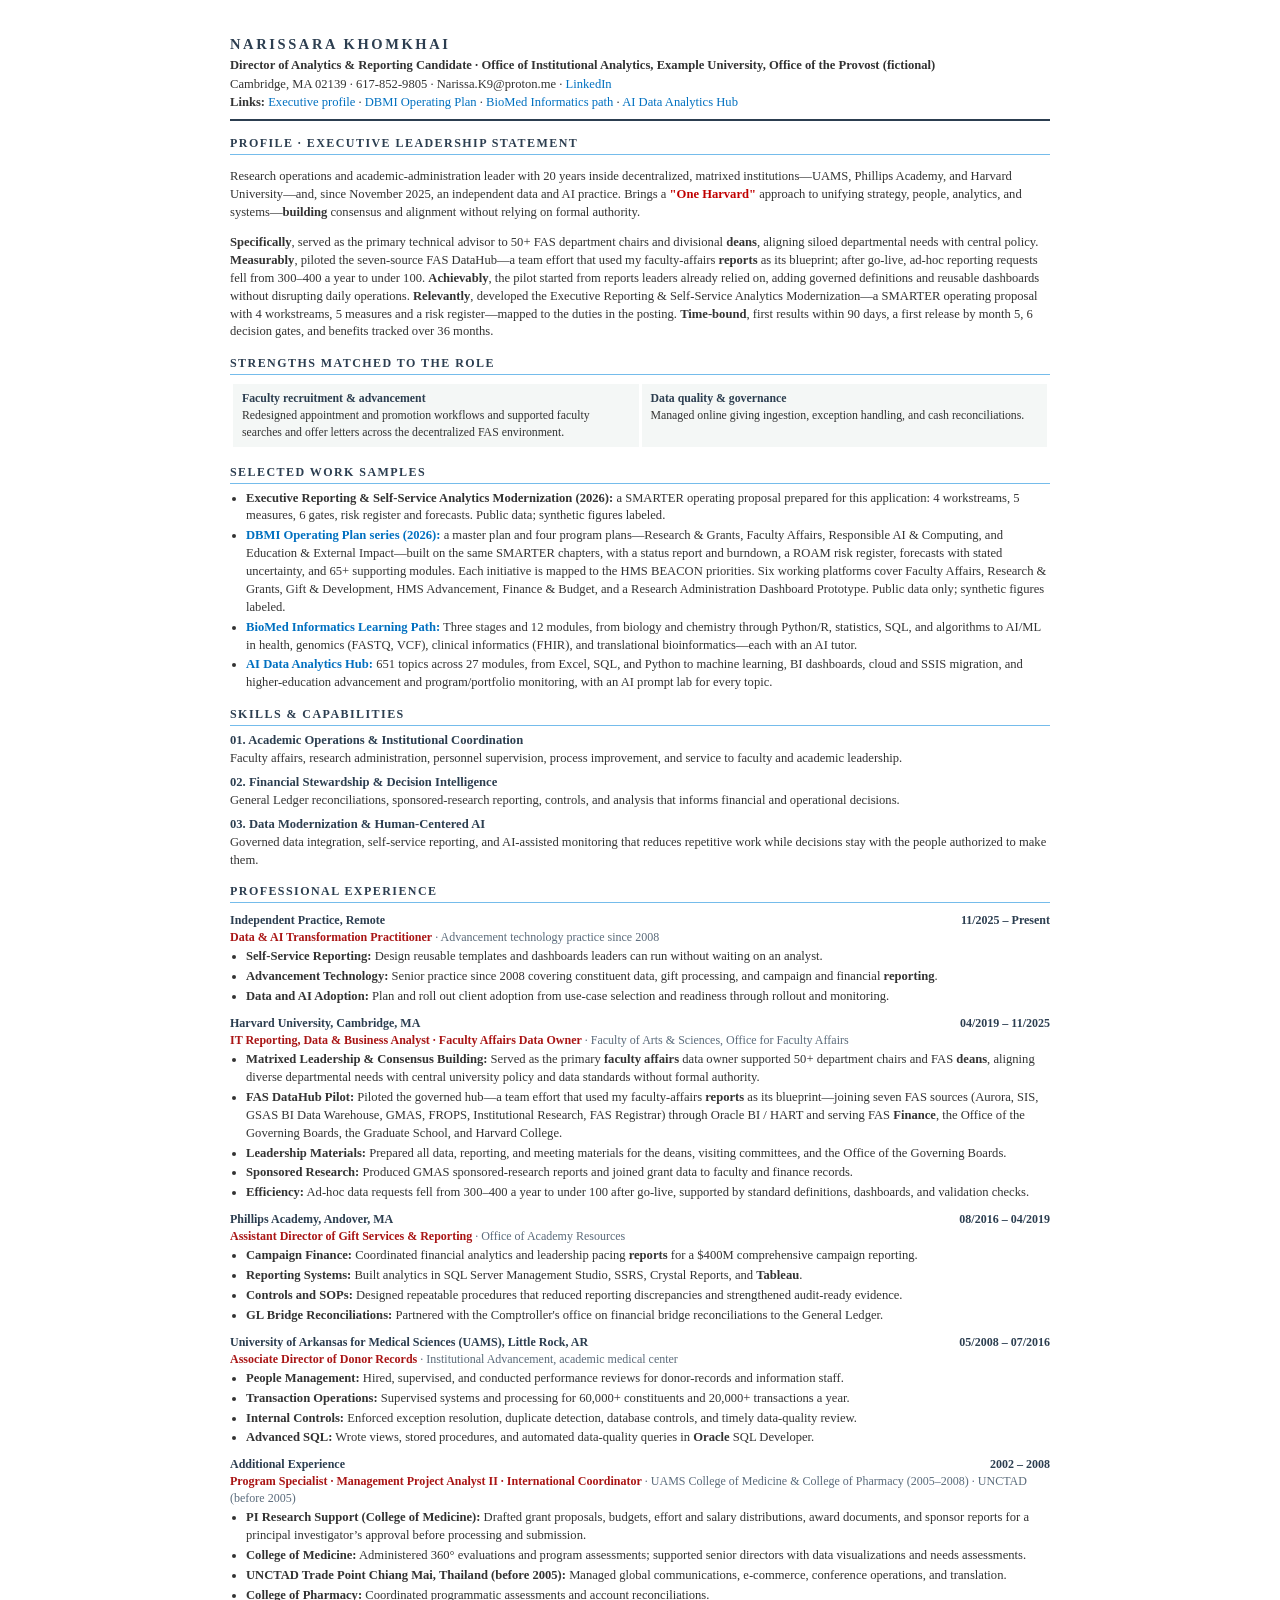
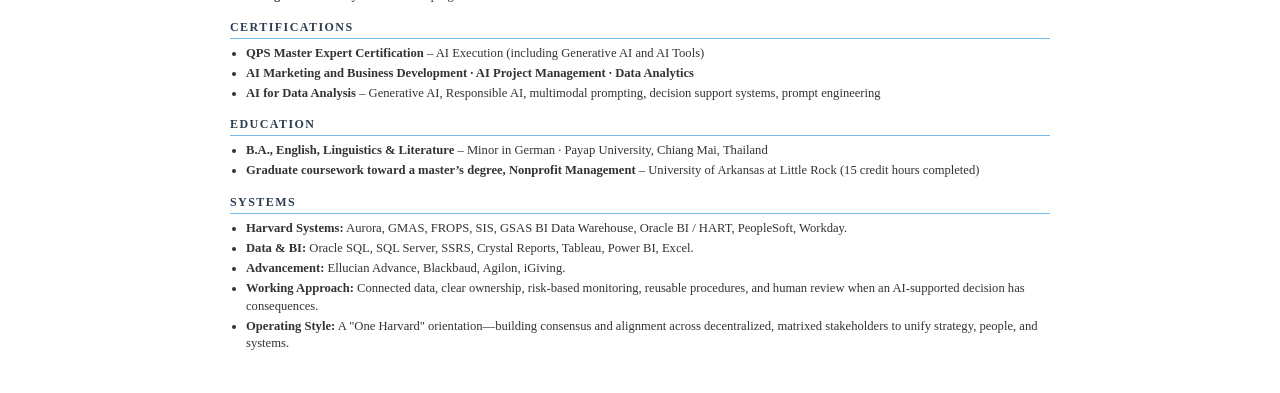
<file: reports/downloads/resume-director-of-analytics-reporting.html>
<!doctype html><html lang="en"><head><meta charset="utf-8"><meta name="viewport" content="width=device-width, initial-scale=1"><title>NARISSARA KHOMKHAI — Résumé</title><style>@page{size:letter;margin:.5in}body{margin:0;background:#fff}.rz{font-family:Cambria,Georgia,serif;color:#333;font-size:12.6px;line-height:1.42;max-width:820px;margin:0 auto;background:#fff;padding:34px 40px}.rz a{color:#0070C0;text-decoration:none}.rz .nm{font-weight:700;color:#2C3E50;letter-spacing:.18em;font-size:14.5px}.rz .hl{font-weight:700;margin:2px 0}.rz .ln{border-bottom:2px solid #2C3E50;padding-bottom:7px;margin-bottom:6px}.rz h4{font-size:12px;letter-spacing:.12em;color:#2C3E50;border-bottom:1px solid #75BCEB;padding-bottom:2px;margin:14px 0 6px}.rz .oh{color:#C00000;font-weight:700}.rz table{width:100%;border-collapse:separate;border-spacing:3px}.rz td{background:#F4F7F6;vertical-align:top;padding:6px 9px;width:50%;font-size:11.8px}.rz td b{color:#2C3E50;display:block}.rz ul{margin:2px 0 6px 16px;padding:0}.rz li{margin:2px 0}.rz .ro{display:flex;justify-content:space-between;font-weight:700;color:#2C3E50;margin-top:9px;font-size:12px}.rz .rt{font-weight:700;color:#A91515;font-size:12px}.rz .rt span{color:#5A6B7B;font-weight:400}.rz .cp b{color:#2C3E50}.rz .cp p{margin:0 0 6px}@media(max-width:600px){.rz{padding:18px}.rz td{display:block;width:auto}}@media print{.rz{padding:0;font-size:11.3px;line-height:1.3}.rz .nm{font-size:13.4px}.rz .hl{font-size:12px}.rz h4{font-size:10.4px;margin:9px 0 4px}.rz table{border-spacing:2px}.rz td{padding:4px 7px;font-size:10.6px}.rz ul{margin:1px 0 4px 14px}.rz li{margin:0 0 1px}.rz .ro{margin-top:6px;font-size:11.3px}.rz .rt{font-size:11.3px}.rz .cp p{margin:0 0 4px}}</style></head><body><div class="rz"><div class="nm">NARISSARA KHOMKHAI</div><div class="hl">Director of Analytics &amp; Reporting Candidate · Office of Institutional Analytics, Example University, Office of the Provost (fictional)</div><div>Cambridge, MA 02139 · 617-852-9805 · Narissa.K9@proton.me · <a href="https://www.linkedin.com/in/narissara/">LinkedIn</a></div><div class="ln"><b>Links:</b> <a href="https://narissa-pgm.github.io/HMS_DBMI/executive-profile.html">Executive profile</a> · <a href="https://narissa-pgm.github.io/HMS_DBMI/index.html">DBMI Operating Plan</a> · <a href="https://narissa-pgm.github.io/BioMed_informatics/learning-path.html">BioMed Informatics path</a> · <a href="https://narissa-pgm.github.io/ai-data-analytics-hub/index.html">AI Data Analytics Hub</a></div>
<h4>PROFILE · EXECUTIVE LEADERSHIP STATEMENT</h4><p>Research operations and academic-administration leader with 20 years inside decentralized, matrixed institutions—UAMS, Phillips Academy, and Harvard University—and, since November 2025, an independent data and AI practice. Brings a <span class="oh">&quot;One Harvard&quot;</span> approach to unifying strategy, people, analytics, and systems—<b class="kw">building</b> consensus and alignment without relying on formal authority.</p><p><b>Specifically</b>, served as the primary technical advisor to 50+ FAS department chairs and divisional <b class="kw">deans</b>, aligning siloed departmental needs with central policy. <b>Measurably</b>, piloted the seven-source FAS DataHub—a team effort that used my faculty-affairs <b class="kw">reports</b> as its blueprint; after go-live, ad-hoc reporting requests fell from 300–400 a year to under 100. <b>Achievably</b>, the pilot started from reports leaders already relied on, adding governed definitions and reusable dashboards without disrupting daily operations. <b>Relevantly</b>, developed the Executive Reporting &amp; Self-Service Analytics Modernization—a SMARTER operating proposal with 4 workstreams, 5 measures and a risk register—mapped to the duties in the posting. <b>Time-bound</b>, first results within 90 days, a first release by month 5, 6 decision gates, and benefits tracked over 36 months.</p>
<h4>STRENGTHS MATCHED TO THE ROLE</h4><table><tr><td><b>Faculty recruitment &amp; advancement</b>Redesigned appointment and promotion workflows and supported faculty searches and offer letters across the decentralized FAS environment.</td><td><b>Data quality &amp; governance</b>Managed online giving ingestion, exception handling, and cash reconciliations.</td></tr></table>
<h4>SELECTED WORK SAMPLES</h4><ul><li><b>Executive Reporting &amp; Self-Service Analytics Modernization (2026):</b> a SMARTER operating proposal prepared for this application: 4 workstreams, 5 measures, 6 gates, risk register and forecasts. Public data; synthetic figures labeled.</li><li><b><a href="https://narissa-pgm.github.io/HMS_DBMI/index.html">DBMI Operating Plan series (2026):</a></b> a master plan and four program plans—Research &amp; Grants, Faculty Affairs, Responsible AI &amp; Computing, and Education &amp; External Impact—built on the same SMARTER chapters, with a status report and burndown, a ROAM risk register, forecasts with stated uncertainty, and 65+ supporting modules. Each initiative is mapped to the HMS BEACON priorities. Six working platforms cover Faculty Affairs, Research &amp; Grants, Gift &amp; Development, HMS Advancement, Finance &amp; Budget, and a Research Administration Dashboard Prototype. Public data only; synthetic figures labeled.</li><li><b><a href="https://narissa-pgm.github.io/BioMed_informatics/learning-path.html">BioMed Informatics Learning Path:</a></b> Three stages and 12 modules, from biology and chemistry through Python/R, statistics, SQL, and algorithms to AI/ML in health, genomics (FASTQ, VCF), clinical informatics (FHIR), and translational bioinformatics—each with an AI tutor.</li><li><b><a href="https://narissa-pgm.github.io/ai-data-analytics-hub/index.html">AI Data Analytics Hub:</a></b> 651 topics across 27 modules, from Excel, SQL, and Python to machine learning, BI dashboards, cloud and SSIS migration, and higher-education advancement and program/portfolio monitoring, with an AI prompt lab for every topic.</li></ul>
<h4>SKILLS & CAPABILITIES</h4><div class="cp"><p><b>01. Academic Operations &amp; Institutional Coordination</b><br>Faculty affairs, research administration, personnel supervision, process improvement, and service to faculty and academic leadership.</p><p><b>02. Financial Stewardship &amp; Decision Intelligence</b><br>General Ledger reconciliations, sponsored-research reporting, controls, and analysis that informs financial and operational decisions.</p><p><b>03. Data Modernization &amp; Human-Centered AI</b><br>Governed data integration, self-service reporting, and AI-assisted monitoring that reduces repetitive work while decisions stay with the people authorized to make them.</p></div>
<h4>PROFESSIONAL EXPERIENCE</h4><div class="ro"><span>Independent Practice, Remote</span><span>11/2025 – Present</span></div><div class="rt">Data &amp; AI Transformation Practitioner<span> · Advancement technology practice since 2008</span></div><ul><li><b>Self-Service Reporting:</b> Design reusable templates and dashboards leaders can run without waiting on an analyst.</li><li><b>Advancement Technology:</b> Senior practice since 2008 covering constituent data, gift processing, and campaign and financial <b class="kw">reporting</b>.</li><li><b>Data and AI Adoption:</b> Plan and roll out client adoption from use-case selection and readiness through rollout and monitoring.</li></ul><div class="ro"><span>Harvard University, Cambridge, MA</span><span>04/2019 – 11/2025</span></div><div class="rt">IT Reporting, Data &amp; Business Analyst · Faculty Affairs Data Owner<span> · Faculty of Arts &amp; Sciences, Office for Faculty Affairs</span></div><ul><li><b>Matrixed Leadership &amp; Consensus Building:</b> Served as the primary <b class="kw">faculty affairs</b> data owner supported 50+ department chairs and FAS <b class="kw">deans</b>, aligning diverse departmental needs with central university policy and data standards without formal authority.</li><li><b>FAS DataHub Pilot:</b> Piloted the governed hub—a team effort that used my faculty-affairs <b class="kw">reports</b> as its blueprint—joining seven FAS sources (Aurora, SIS, GSAS BI Data Warehouse, GMAS, FROPS, Institutional Research, FAS Registrar) through Oracle BI / HART and serving FAS <b class="kw">Finance</b>, the Office of the Governing Boards, the Graduate School, and Harvard College.</li><li><b>Leadership Materials:</b> Prepared all data, reporting, and meeting materials for the deans, visiting committees, and the Office of the Governing Boards.</li><li><b>Sponsored Research:</b> Produced GMAS sponsored-research reports and joined grant data to faculty and finance records.</li><li><b>Efficiency:</b> Ad-hoc data requests fell from 300–400 a year to under 100 after go-live, supported by standard definitions, dashboards, and validation checks.</li></ul><div class="ro"><span>Phillips Academy, Andover, MA</span><span>08/2016 – 04/2019</span></div><div class="rt">Assistant Director of Gift Services &amp; Reporting<span> · Office of Academy Resources</span></div><ul><li><b>Campaign Finance:</b> Coordinated financial analytics and leadership pacing <b class="kw">reports</b> for a $400M comprehensive campaign reporting.</li><li><b>Reporting Systems:</b> Built analytics in SQL Server Management Studio, SSRS, Crystal Reports, and <b class="kw">Tableau</b>.</li><li><b>Controls and SOPs:</b> Designed repeatable procedures that reduced reporting discrepancies and strengthened audit-ready evidence.</li><li><b>GL Bridge Reconciliations:</b> Partnered with the Comptroller&#39;s office on financial bridge reconciliations to the General Ledger.</li></ul><div class="ro"><span>University of Arkansas for Medical Sciences (UAMS), Little Rock, AR</span><span>05/2008 – 07/2016</span></div><div class="rt">Associate Director of Donor Records<span> · Institutional Advancement, academic medical center</span></div><ul><li><b>People Management:</b> Hired, supervised, and conducted performance reviews for donor-records and information staff.</li><li><b>Transaction Operations:</b> Supervised systems and processing for 60,000+ constituents and 20,000+ transactions a year.</li><li><b>Internal Controls:</b> Enforced exception resolution, duplicate detection, database controls, and timely data-quality review.</li><li><b>Advanced SQL:</b> Wrote views, stored procedures, and automated data-quality queries in <b class="kw">Oracle</b> SQL Developer.</li></ul><div class="ro"><span>Additional Experience</span><span>2002 – 2008</span></div><div class="rt">Program Specialist · Management Project Analyst II · International Coordinator<span> · UAMS College of Medicine &amp; College of Pharmacy (2005–2008) · UNCTAD (before 2005)</span></div><ul><li><b>PI Research Support (College of Medicine):</b> Drafted grant proposals, budgets, effort and salary distributions, award documents, and sponsor reports for a principal investigator’s approval before processing and submission.</li><li><b>College of Medicine:</b> Administered 360° evaluations and program assessments; supported senior directors with data visualizations and needs assessments.</li><li><b>UNCTAD Trade Point Chiang Mai, Thailand (before 2005):</b> Managed global communications, e-commerce, conference operations, and translation.</li><li><b>College of Pharmacy:</b> Coordinated programmatic assessments and account reconciliations.</li></ul>
<h4>CERTIFICATIONS</h4><ul><li><b>QPS Master Expert Certification</b> – AI Execution (including Generative AI and AI Tools)</li><li><b>AI Marketing and Business Development · AI Project Management · Data Analytics</b></li><li><b>AI for Data Analysis</b> – Generative AI, Responsible AI, multimodal prompting, decision support systems, prompt engineering</li></ul><h4>EDUCATION</h4><ul><li><b>B.A., English, Linguistics &amp; Literature</b> – Minor in German · Payap University, Chiang Mai, Thailand</li><li><b>Graduate coursework toward a master’s degree, Nonprofit Management</b> – University of Arkansas at Little Rock (15 credit hours completed)</li></ul><h4>SYSTEMS</h4><ul><li><b>Harvard Systems:</b> Aurora, GMAS, FROPS, SIS, GSAS BI Data Warehouse, Oracle BI / HART, PeopleSoft, Workday.</li><li><b>Data &amp; BI:</b> Oracle SQL, SQL Server, SSRS, Crystal Reports, Tableau, Power BI, Excel.</li><li><b>Advancement:</b> Ellucian Advance, Blackbaud, Agilon, iGiving.</li><li><b>Working Approach:</b> Connected data, clear ownership, risk-based monitoring, reusable procedures, and human review when an AI-supported decision has consequences.</li><li><b>Operating Style:</b> A &quot;One Harvard&quot; orientation—building consensus and alignment across decentralized, matrixed stakeholders to unify strategy, people, and systems.</li></ul></div></body></html>
</file>
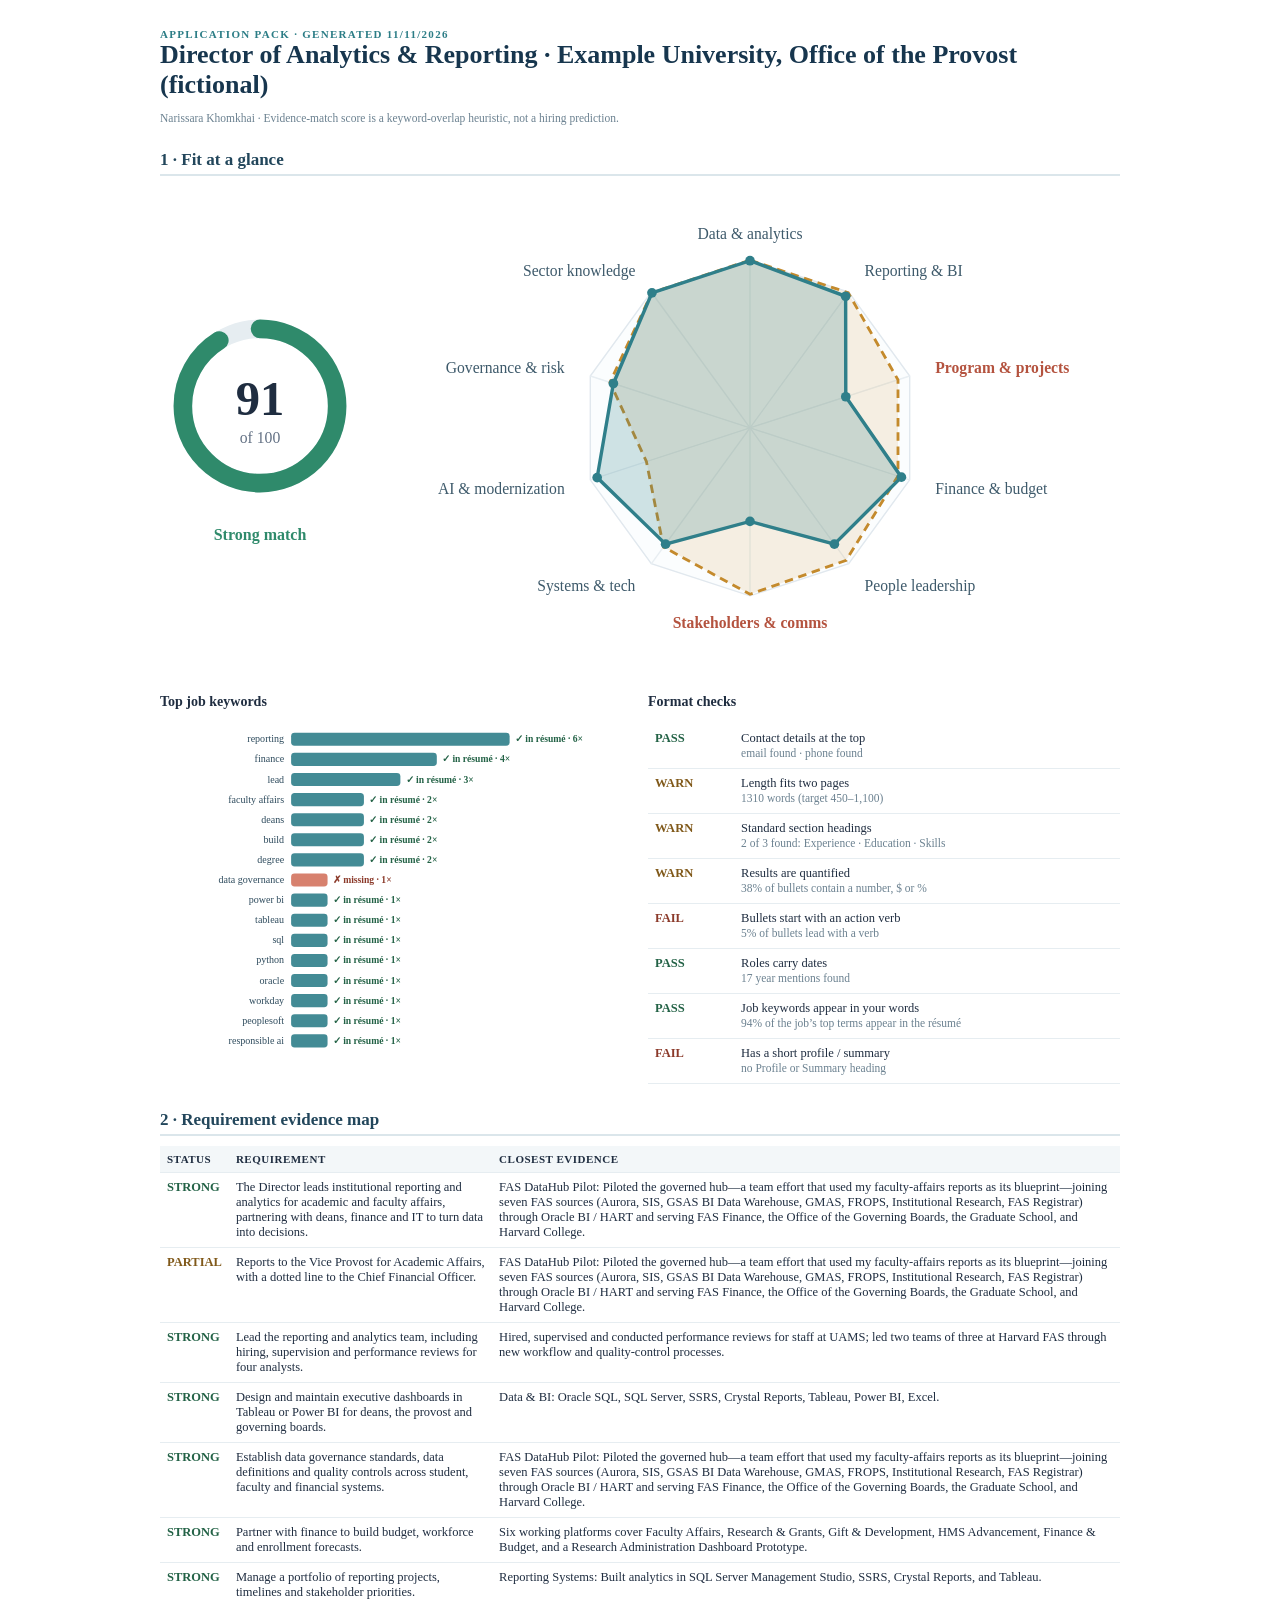
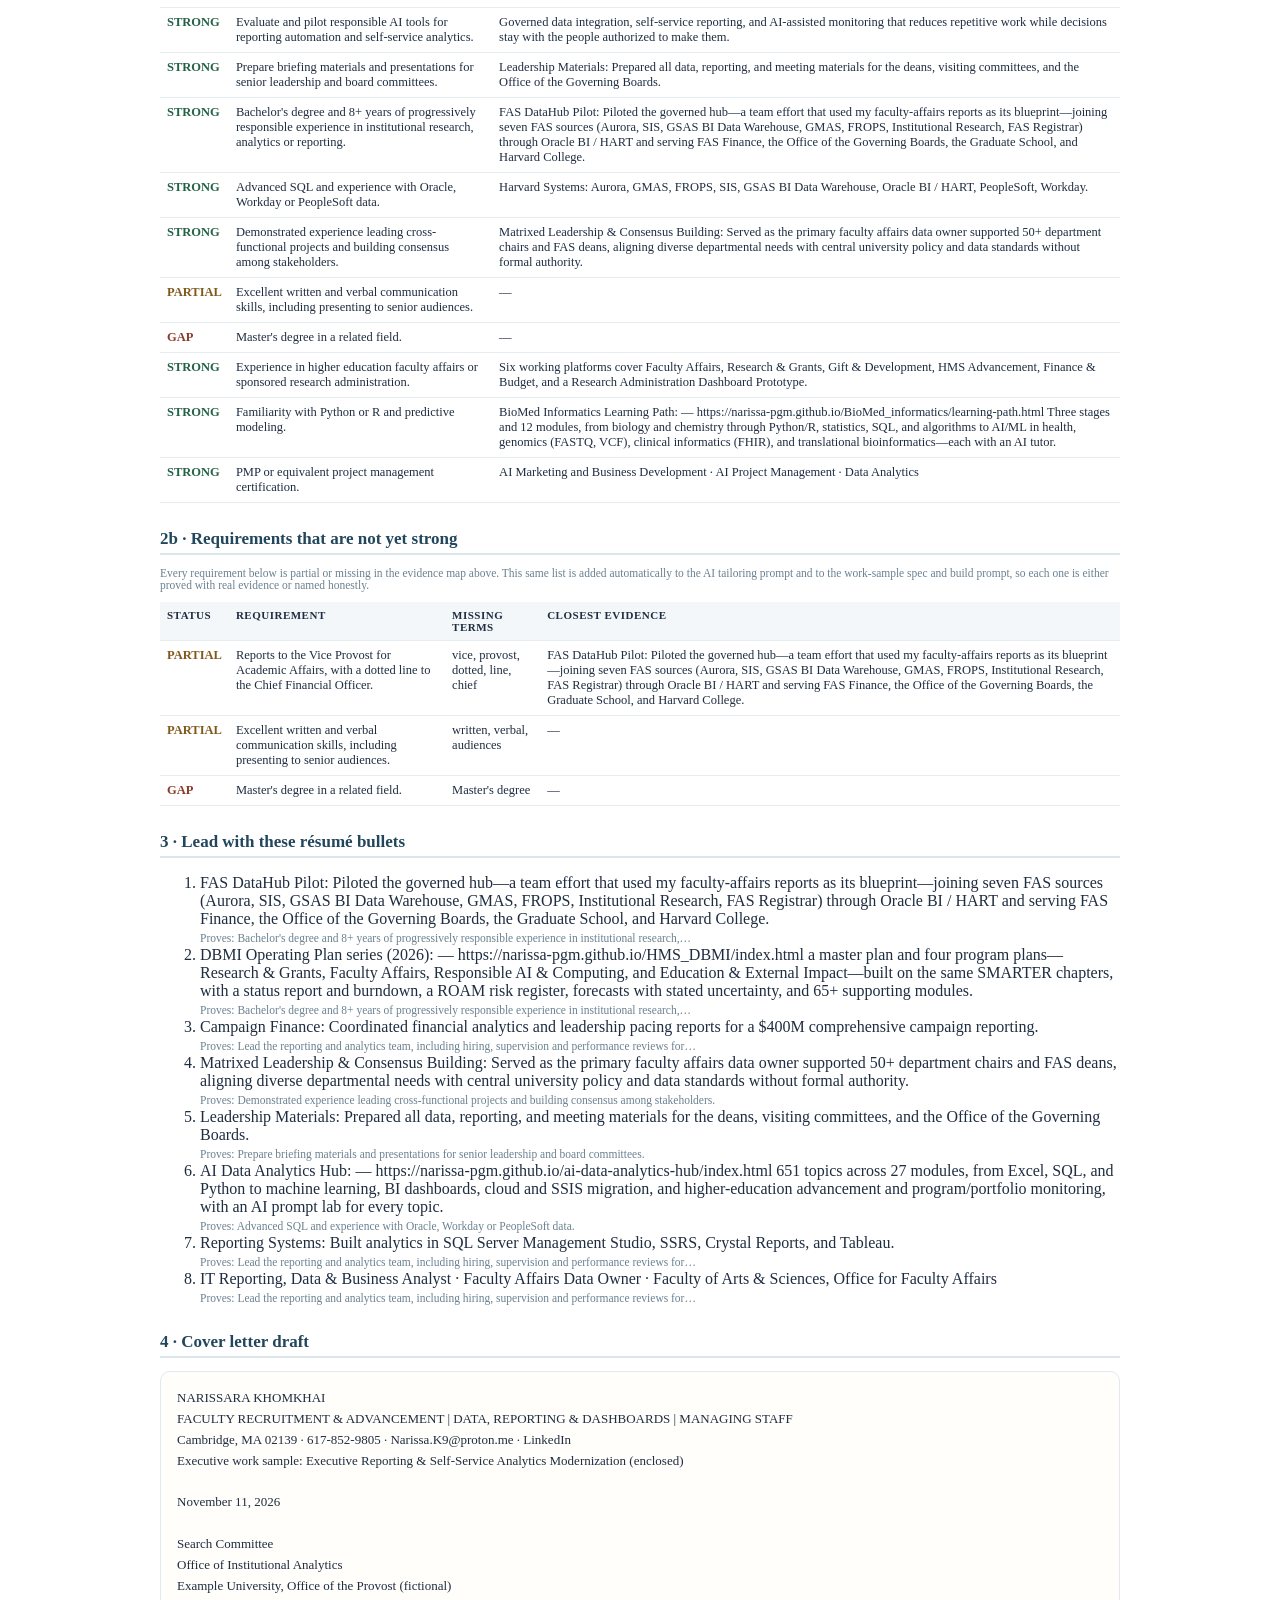
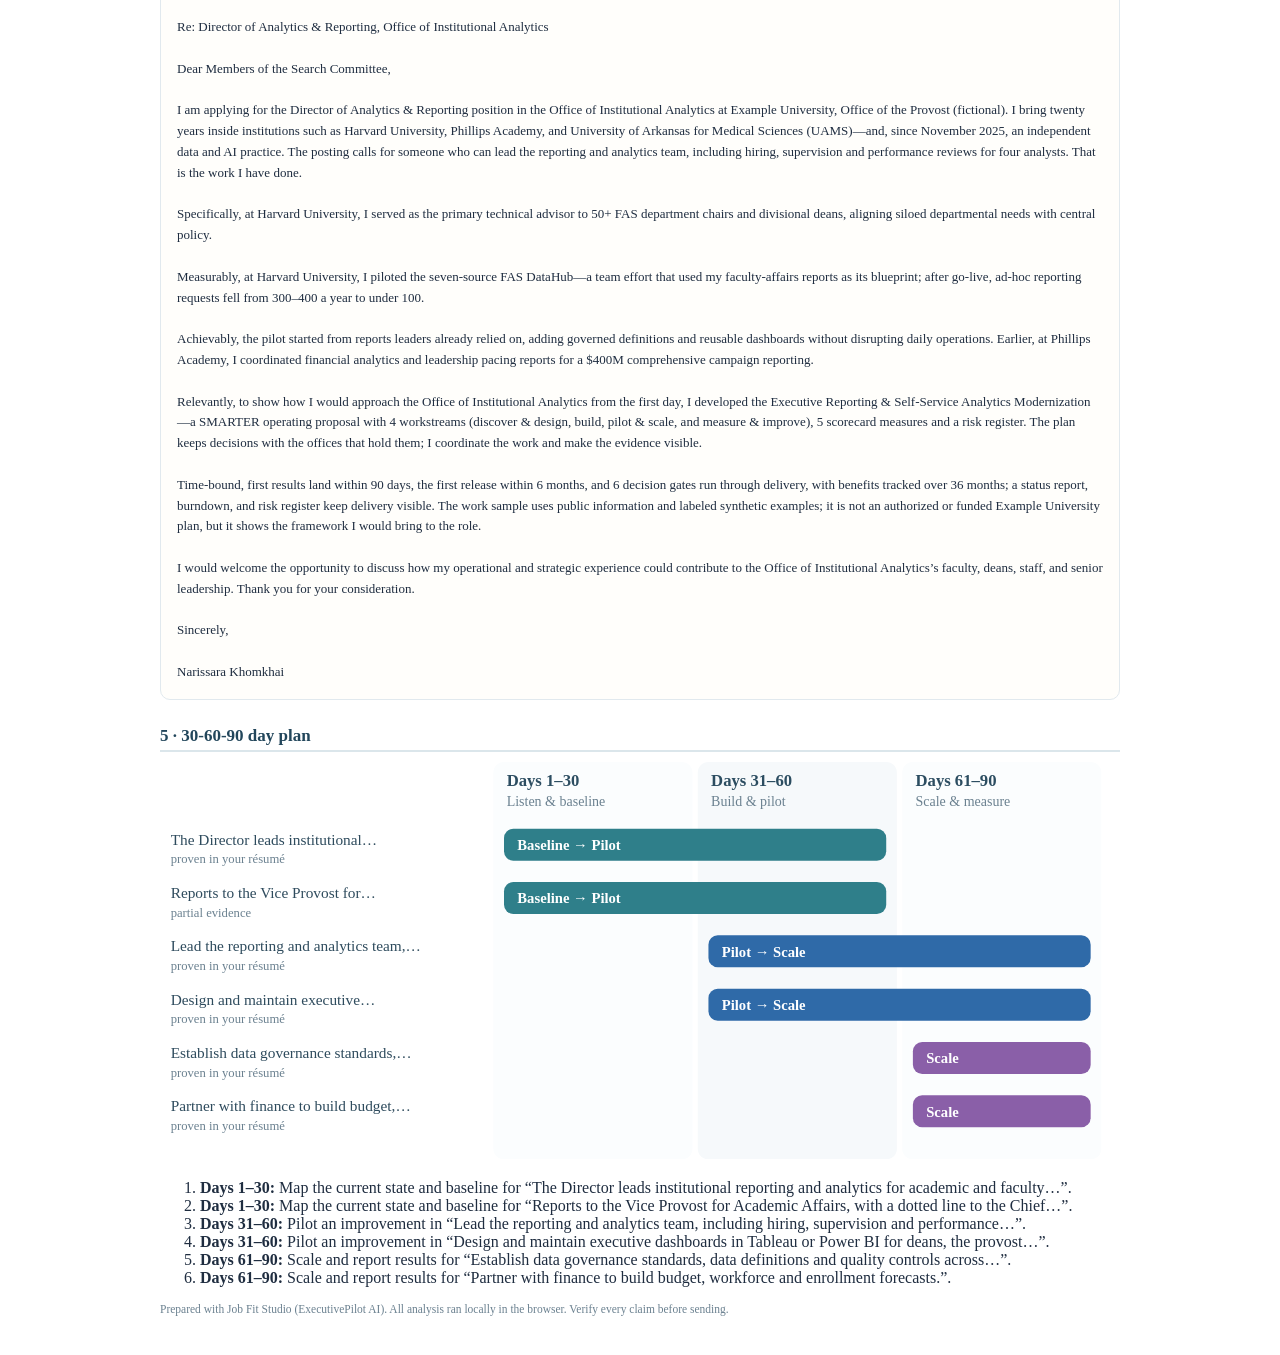
<file: reports/downloads5/application-pack-director-of-analytics-reporting.html>
<!doctype html><html lang="en"><head><meta charset="utf-8"><meta name="viewport" content="width=device-width,initial-scale=1"><title>Application pack — Director of Analytics &amp; Reporting</title><style>body{font-family:Cambria,Georgia,serif;color:#1f2d40;max-width:960px;margin:0 auto;padding:28px;background:#fff}h1{font-size:26px;margin:0 0 4px;color:#17364e}h2{font-size:17px;color:#22465b;border-bottom:2px solid #dbe6eb;padding-bottom:4px;margin:26px 0 10px}.k{font-size:11px;letter-spacing:1.3px;text-transform:uppercase;color:#2c7d86;font-weight:700}.row{display:grid;grid-template-columns:200px 1fr;gap:20px;align-items:center}.cards{display:grid;grid-template-columns:1fr 1fr;gap:16px}svg{max-width:100%;height:auto}table{width:100%;border-collapse:collapse;font-size:12.5px}td,th{border-bottom:1px solid #e6edf1;padding:7px;text-align:left;vertical-align:top}th{background:#f3f7f9;font-size:11px;text-transform:uppercase;letter-spacing:.5px}.s{font-weight:700}.strong{color:#236246}.partial{color:#80591a}.gap{color:#8b3a2a}pre{white-space:pre-wrap;font:13px/1.6 Cambria,Georgia,serif;border:1px solid #e1e9ee;border-radius:10px;padding:16px;background:#fffefb}.note{font-size:11.5px;color:#6b8190}@media print{body{padding:0}h2{break-after:avoid}.cards,table,pre{break-inside:avoid}}@media(max-width:700px){.row,.cards{grid-template-columns:1fr}}</style></head><body><div class="k">Application pack · generated 11/11/2026</div><h1>Director of Analytics &amp; Reporting · Example University, Office of the Provost (fictional)</h1><p class="note">Narissara Khomkhai · Evidence-match score is a keyword-overlap heuristic, not a hiring prediction.</p>
    <h2>1 · Fit at a glance</h2><div class="row"><div><svg viewBox="0 0 140 140" role="img" aria-label="Evidence-match score 91 out of 100"><circle cx="70" cy="70" r="54" fill="none" stroke="#e6edf1" stroke-width="13"/><circle cx="70" cy="70" r="54" fill="none" stroke="#2f8a6b" stroke-width="13" stroke-linecap="round" stroke-dasharray="308.8 339.3" transform="rotate(-90 70 70)"/><text x="70" y="76" text-anchor="middle" font-family="Cambria,Georgia,serif" font-size="34" font-weight="700" fill="#1f2d40">91</text><text x="70" y="96" text-anchor="middle" font-family="Cambria,Georgia,serif" font-size="11" fill="#637184">of 100</text></svg><p style="text-align:center;font-weight:700;color:#2f8a6b">Strong match</p></div><div><svg viewBox="0 0 520 345" role="img" aria-label="Radar chart comparing what the job emphasises with what your résumé shows. Data &amp; analytics: job 100, you 100; Reporting &amp; BI: job 99, you 97; Program &amp; projects: job 93, you 60; Finance &amp; budget: job 93, you 95; People leadership: job 97, you 86; Stakeholders &amp; comms: job 99, you 56; Systems &amp; tech: job 88, you 86; AI &amp; modernization: job 65, you 96; Governance &amp; risk: job 88, you 86; Sector knowledge: job 99, you 99"><polygon points="260,140.5 277.33966494262796,146.13399866593906 288.05616723070705,160.88399866593906 288.05616723070705,179.11600133406094 277.33966494262796,193.86600133406094 260,199.5 242.66033505737204,193.86600133406094 231.94383276929298,179.11600133406094 231.94383276929298,160.88399866593903 242.66033505737204,146.13399866593906" fill="none" stroke="#e1e8ee"/><polygon points="260,111 294.6793298852559,122.26799733187809 316.11233446141404,151.7679973318781 316.11233446141404,188.2320026681219 294.6793298852559,217.7320026681219 260,229 225.32067011474408,217.7320026681219 203.88766553858594,188.2320026681219 203.88766553858594,151.7679973318781 225.32067011474408,122.2679973318781" fill="none" stroke="#e1e8ee"/><polygon points="260,81.5 312.0189948278839,98.40199599781715 344.1685016921211,142.65199599781715 344.1685016921211,197.34800400218285 312.0189948278839,241.59800400218285 260,258.5 207.98100517211614,241.59800400218285 175.83149830787892,197.34800400218285 175.83149830787892,142.65199599781712 207.9810051721161,98.40199599781715" fill="none" stroke="#e1e8ee"/><polygon points="260,52 329.35865977051185,74.5359946637562 372.22466892282813,133.5359946637562 372.22466892282813,206.4640053362438 329.35865977051185,265.4640053362438 260,288 190.64134022948818,265.4640053362438 147.77533107717187,206.46400533624382 147.77533107717187,133.53599466375618 190.64134022948815,74.53599466375621" fill="#fbfdfe" stroke="#e1e8ee"/><line x1="260" y1="170" x2="260.0" y2="52.0" stroke="#e8eef2"/><text x="260.0" y="37.1" text-anchor="middle" font-size="11" font-family="Cambria,Georgia,serif" fill="#3e5a6b" font-weight="400">Data &amp; analytics</text><line x1="260" y1="170" x2="329.4" y2="74.5" stroke="#e8eef2"/><text x="340.5" y="63.3" text-anchor="start" font-size="11" font-family="Cambria,Georgia,serif" fill="#3e5a6b" font-weight="400">Reporting &amp; BI</text><line x1="260" y1="170" x2="372.2" y2="133.5" stroke="#e8eef2"/><text x="390.2" y="131.7" text-anchor="start" font-size="11" font-family="Cambria,Georgia,serif" fill="#b4533f" font-weight="700">Program &amp; projects</text><line x1="260" y1="170" x2="372.2" y2="206.5" stroke="#e8eef2"/><text x="390.2" y="216.3" text-anchor="start" font-size="11" font-family="Cambria,Georgia,serif" fill="#3e5a6b" font-weight="400">Finance &amp; budget</text><line x1="260" y1="170" x2="329.4" y2="265.5" stroke="#e8eef2"/><text x="340.5" y="284.7" text-anchor="start" font-size="11" font-family="Cambria,Georgia,serif" fill="#3e5a6b" font-weight="400">People leadership</text><line x1="260" y1="170" x2="260.0" y2="288.0" stroke="#e8eef2"/><text x="260.0" y="310.9" text-anchor="middle" font-size="11" font-family="Cambria,Georgia,serif" fill="#b4533f" font-weight="700">Stakeholders &amp; comms</text><line x1="260" y1="170" x2="190.6" y2="265.5" stroke="#e8eef2"/><text x="179.5" y="284.7" text-anchor="end" font-size="11" font-family="Cambria,Georgia,serif" fill="#3e5a6b" font-weight="400">Systems &amp; tech</text><line x1="260" y1="170" x2="147.8" y2="206.5" stroke="#e8eef2"/><text x="129.8" y="216.3" text-anchor="end" font-size="11" font-family="Cambria,Georgia,serif" fill="#3e5a6b" font-weight="400">AI &amp; modernization</text><line x1="260" y1="170" x2="147.8" y2="133.5" stroke="#e8eef2"/><text x="129.8" y="131.7" text-anchor="end" font-size="11" font-family="Cambria,Georgia,serif" fill="#3e5a6b" font-weight="400">Governance &amp; risk</text><line x1="260" y1="170" x2="190.6" y2="74.5" stroke="#e8eef2"/><text x="179.5" y="63.3" text-anchor="end" font-size="11" font-family="Cambria,Georgia,serif" fill="#3e5a6b" font-weight="400">Sector knowledge</text><polygon points="260.0,52.1 329.0,75.0 364.0,136.2 364.0,203.8 327.6,263.0 260.0,286.9 199.2,253.7 187.2,193.6 161.6,138.0 191.0,75.0" fill="rgba(196,138,44,.13)" stroke="#c48a2c" stroke-width="2" stroke-dasharray="6 4"/><polygon points="260.0,52.5 327.2,77.5 327.3,148.1 366.4,204.6 319.3,251.7 260.0,235.7 200.7,251.7 152.6,204.9 164.0,138.8 191.1,75.1" fill="rgba(47,127,138,.22)" stroke="#2f7f8a" stroke-width="2.4"/><circle cx="260.0" cy="52.5" r="3.4" fill="#2f7f8a"/><circle cx="327.2" cy="77.5" r="3.4" fill="#2f7f8a"/><circle cx="327.3" cy="148.1" r="3.4" fill="#2f7f8a"/><circle cx="366.4" cy="204.6" r="3.4" fill="#2f7f8a"/><circle cx="319.3" cy="251.7" r="3.4" fill="#2f7f8a"/><circle cx="260.0" cy="235.7" r="3.4" fill="#2f7f8a"/><circle cx="200.7" cy="251.7" r="3.4" fill="#2f7f8a"/><circle cx="152.6" cy="204.9" r="3.4" fill="#2f7f8a"/><circle cx="164.0" cy="138.8" r="3.4" fill="#2f7f8a"/><circle cx="191.1" cy="75.1" r="3.4" fill="#2f7f8a"/></svg></div></div><div class="cards"><div><h3 style="font-size:14px">Top job keywords</h3><svg viewBox="0 0 540 382" role="img" aria-label="Top job keywords by frequency; 15 of 16 appear in your résumé"><text x="142" y="21" text-anchor="end" font-size="11.5" font-family="Cambria,Georgia,serif" fill="#2e4b5d">reporting</text><rect x="150" y="10" width="250.0" height="15" rx="4" fill="#2f7f8a" opacity="0.9"/><text x="406" y="21" font-size="11" font-family="Cambria,Georgia,serif" fill="#236246" font-weight="700">✓ in résumé · 6×</text><text x="142" y="44" text-anchor="end" font-size="11.5" font-family="Cambria,Georgia,serif" fill="#2e4b5d">finance</text><rect x="150" y="33" width="166.7" height="15" rx="4" fill="#2f7f8a" opacity="0.9"/><text x="322.66666666666663" y="44" font-size="11" font-family="Cambria,Georgia,serif" fill="#236246" font-weight="700">✓ in résumé · 4×</text><text x="142" y="67" text-anchor="end" font-size="11.5" font-family="Cambria,Georgia,serif" fill="#2e4b5d">lead</text><rect x="150" y="56" width="125.0" height="15" rx="4" fill="#2f7f8a" opacity="0.9"/><text x="281" y="67" font-size="11" font-family="Cambria,Georgia,serif" fill="#236246" font-weight="700">✓ in résumé · 3×</text><text x="142" y="90" text-anchor="end" font-size="11.5" font-family="Cambria,Georgia,serif" fill="#2e4b5d">faculty affairs</text><rect x="150" y="79" width="83.3" height="15" rx="4" fill="#2f7f8a" opacity="0.9"/><text x="239.33333333333331" y="90" font-size="11" font-family="Cambria,Georgia,serif" fill="#236246" font-weight="700">✓ in résumé · 2×</text><text x="142" y="113" text-anchor="end" font-size="11.5" font-family="Cambria,Georgia,serif" fill="#2e4b5d">deans</text><rect x="150" y="102" width="83.3" height="15" rx="4" fill="#2f7f8a" opacity="0.9"/><text x="239.33333333333331" y="113" font-size="11" font-family="Cambria,Georgia,serif" fill="#236246" font-weight="700">✓ in résumé · 2×</text><text x="142" y="136" text-anchor="end" font-size="11.5" font-family="Cambria,Georgia,serif" fill="#2e4b5d">build</text><rect x="150" y="125" width="83.3" height="15" rx="4" fill="#2f7f8a" opacity="0.9"/><text x="239.33333333333331" y="136" font-size="11" font-family="Cambria,Georgia,serif" fill="#236246" font-weight="700">✓ in résumé · 2×</text><text x="142" y="159" text-anchor="end" font-size="11.5" font-family="Cambria,Georgia,serif" fill="#2e4b5d">degree</text><rect x="150" y="148" width="83.3" height="15" rx="4" fill="#2f7f8a" opacity="0.9"/><text x="239.33333333333331" y="159" font-size="11" font-family="Cambria,Georgia,serif" fill="#236246" font-weight="700">✓ in résumé · 2×</text><text x="142" y="182" text-anchor="end" font-size="11.5" font-family="Cambria,Georgia,serif" fill="#2e4b5d">data governance</text><rect x="150" y="171" width="41.7" height="15" rx="4" fill="#d06b55" opacity="0.85"/><text x="197.66666666666666" y="182" font-size="11" font-family="Cambria,Georgia,serif" fill="#8b3a2a" font-weight="700">✗ missing · 1×</text><text x="142" y="205" text-anchor="end" font-size="11.5" font-family="Cambria,Georgia,serif" fill="#2e4b5d">power bi</text><rect x="150" y="194" width="41.7" height="15" rx="4" fill="#2f7f8a" opacity="0.9"/><text x="197.66666666666666" y="205" font-size="11" font-family="Cambria,Georgia,serif" fill="#236246" font-weight="700">✓ in résumé · 1×</text><text x="142" y="228" text-anchor="end" font-size="11.5" font-family="Cambria,Georgia,serif" fill="#2e4b5d">tableau</text><rect x="150" y="217" width="41.7" height="15" rx="4" fill="#2f7f8a" opacity="0.9"/><text x="197.66666666666666" y="228" font-size="11" font-family="Cambria,Georgia,serif" fill="#236246" font-weight="700">✓ in résumé · 1×</text><text x="142" y="251" text-anchor="end" font-size="11.5" font-family="Cambria,Georgia,serif" fill="#2e4b5d">sql</text><rect x="150" y="240" width="41.7" height="15" rx="4" fill="#2f7f8a" opacity="0.9"/><text x="197.66666666666666" y="251" font-size="11" font-family="Cambria,Georgia,serif" fill="#236246" font-weight="700">✓ in résumé · 1×</text><text x="142" y="274" text-anchor="end" font-size="11.5" font-family="Cambria,Georgia,serif" fill="#2e4b5d">python</text><rect x="150" y="263" width="41.7" height="15" rx="4" fill="#2f7f8a" opacity="0.9"/><text x="197.66666666666666" y="274" font-size="11" font-family="Cambria,Georgia,serif" fill="#236246" font-weight="700">✓ in résumé · 1×</text><text x="142" y="297" text-anchor="end" font-size="11.5" font-family="Cambria,Georgia,serif" fill="#2e4b5d">oracle</text><rect x="150" y="286" width="41.7" height="15" rx="4" fill="#2f7f8a" opacity="0.9"/><text x="197.66666666666666" y="297" font-size="11" font-family="Cambria,Georgia,serif" fill="#236246" font-weight="700">✓ in résumé · 1×</text><text x="142" y="320" text-anchor="end" font-size="11.5" font-family="Cambria,Georgia,serif" fill="#2e4b5d">workday</text><rect x="150" y="309" width="41.7" height="15" rx="4" fill="#2f7f8a" opacity="0.9"/><text x="197.66666666666666" y="320" font-size="11" font-family="Cambria,Georgia,serif" fill="#236246" font-weight="700">✓ in résumé · 1×</text><text x="142" y="343" text-anchor="end" font-size="11.5" font-family="Cambria,Georgia,serif" fill="#2e4b5d">peoplesoft</text><rect x="150" y="332" width="41.7" height="15" rx="4" fill="#2f7f8a" opacity="0.9"/><text x="197.66666666666666" y="343" font-size="11" font-family="Cambria,Georgia,serif" fill="#236246" font-weight="700">✓ in résumé · 1×</text><text x="142" y="366" text-anchor="end" font-size="11.5" font-family="Cambria,Georgia,serif" fill="#2e4b5d">responsible ai</text><rect x="150" y="355" width="41.7" height="15" rx="4" fill="#2f7f8a" opacity="0.9"/><text x="197.66666666666666" y="366" font-size="11" font-family="Cambria,Georgia,serif" fill="#236246" font-weight="700">✓ in résumé · 1×</text></svg></div><div><h3 style="font-size:14px">Format checks</h3><table><tr><td class="s strong">PASS</td><td>Contact details at the top<br><span class="note">email found · phone found</span></td></tr><tr><td class="s partial">WARN</td><td>Length fits two pages<br><span class="note">1310 words (target 450–1,100)</span></td></tr><tr><td class="s partial">WARN</td><td>Standard section headings<br><span class="note">2 of 3 found: Experience · Education · Skills</span></td></tr><tr><td class="s partial">WARN</td><td>Results are quantified<br><span class="note">38% of bullets contain a number, $ or %</span></td></tr><tr><td class="s gap">FAIL</td><td>Bullets start with an action verb<br><span class="note">5% of bullets lead with a verb</span></td></tr><tr><td class="s strong">PASS</td><td>Roles carry dates<br><span class="note">17 year mentions found</span></td></tr><tr><td class="s strong">PASS</td><td>Job keywords appear in your words<br><span class="note">94% of the job’s top terms appear in the résumé</span></td></tr><tr><td class="s gap">FAIL</td><td>Has a short profile / summary<br><span class="note">no Profile or Summary heading</span></td></tr></table></div></div>
    <h2>2 · Requirement evidence map</h2><table><thead><tr><th>Status</th><th>Requirement</th><th>Closest evidence</th></tr></thead><tbody><tr><td class="s strong">STRONG</td><td>The Director leads institutional reporting and analytics for academic and faculty affairs, partnering with deans, finance and IT to turn data into decisions.</td><td>FAS DataHub Pilot: Piloted the governed hub—a team effort that used my faculty-affairs reports as its blueprint—joining seven FAS sources (Aurora, SIS, GSAS BI Data Warehouse, GMAS, FROPS, Institutional Research, FAS Registrar) through Oracle BI / HART and serving FAS Finance, the Office of the Governing Boards, the Graduate School, and Harvard College.</td></tr><tr><td class="s partial">PARTIAL</td><td>Reports to the Vice Provost for Academic Affairs, with a dotted line to the Chief Financial Officer.</td><td>FAS DataHub Pilot: Piloted the governed hub—a team effort that used my faculty-affairs reports as its blueprint—joining seven FAS sources (Aurora, SIS, GSAS BI Data Warehouse, GMAS, FROPS, Institutional Research, FAS Registrar) through Oracle BI / HART and serving FAS Finance, the Office of the Governing Boards, the Graduate School, and Harvard College.</td></tr><tr><td class="s strong">STRONG</td><td>Lead the reporting and analytics team, including hiring, supervision and performance reviews for four analysts.</td><td>Hired, supervised and conducted performance reviews for staff at UAMS; led two teams of three at Harvard FAS through new workflow and quality-control processes.</td></tr><tr><td class="s strong">STRONG</td><td>Design and maintain executive dashboards in Tableau or Power BI for deans, the provost and governing boards.</td><td>Data &amp; BI: Oracle SQL, SQL Server, SSRS, Crystal Reports, Tableau, Power BI, Excel.</td></tr><tr><td class="s strong">STRONG</td><td>Establish data governance standards, data definitions and quality controls across student, faculty and financial systems.</td><td>FAS DataHub Pilot: Piloted the governed hub—a team effort that used my faculty-affairs reports as its blueprint—joining seven FAS sources (Aurora, SIS, GSAS BI Data Warehouse, GMAS, FROPS, Institutional Research, FAS Registrar) through Oracle BI / HART and serving FAS Finance, the Office of the Governing Boards, the Graduate School, and Harvard College.</td></tr><tr><td class="s strong">STRONG</td><td>Partner with finance to build budget, workforce and enrollment forecasts.</td><td>Six working platforms cover Faculty Affairs, Research &amp; Grants, Gift &amp; Development, HMS Advancement, Finance &amp; Budget, and a Research Administration Dashboard Prototype.</td></tr><tr><td class="s strong">STRONG</td><td>Manage a portfolio of reporting projects, timelines and stakeholder priorities.</td><td>Reporting Systems: Built analytics in SQL Server Management Studio, SSRS, Crystal Reports, and Tableau.</td></tr><tr><td class="s strong">STRONG</td><td>Evaluate and pilot responsible AI tools for reporting automation and self-service analytics.</td><td>Governed data integration, self-service reporting, and AI-assisted monitoring that reduces repetitive work while decisions stay with the people authorized to make them.</td></tr><tr><td class="s strong">STRONG</td><td>Prepare briefing materials and presentations for senior leadership and board committees.</td><td>Leadership Materials: Prepared all data, reporting, and meeting materials for the deans, visiting committees, and the Office of the Governing Boards.</td></tr><tr><td class="s strong">STRONG</td><td>Bachelor&#39;s degree and 8+ years of progressively responsible experience in institutional research, analytics or reporting.</td><td>FAS DataHub Pilot: Piloted the governed hub—a team effort that used my faculty-affairs reports as its blueprint—joining seven FAS sources (Aurora, SIS, GSAS BI Data Warehouse, GMAS, FROPS, Institutional Research, FAS Registrar) through Oracle BI / HART and serving FAS Finance, the Office of the Governing Boards, the Graduate School, and Harvard College.</td></tr><tr><td class="s strong">STRONG</td><td>Advanced SQL and experience with Oracle, Workday or PeopleSoft data.</td><td>Harvard Systems: Aurora, GMAS, FROPS, SIS, GSAS BI Data Warehouse, Oracle BI / HART, PeopleSoft, Workday.</td></tr><tr><td class="s strong">STRONG</td><td>Demonstrated experience leading cross-functional projects and building consensus among stakeholders.</td><td>Matrixed Leadership &amp; Consensus Building: Served as the primary faculty affairs data owner supported 50+ department chairs and FAS deans, aligning diverse departmental needs with central university policy and data standards without formal authority.</td></tr><tr><td class="s partial">PARTIAL</td><td>Excellent written and verbal communication skills, including presenting to senior audiences.</td><td>—</td></tr><tr><td class="s gap">GAP</td><td>Master&#39;s degree in a related field.</td><td>—</td></tr><tr><td class="s strong">STRONG</td><td>Experience in higher education faculty affairs or sponsored research administration.</td><td>Six working platforms cover Faculty Affairs, Research &amp; Grants, Gift &amp; Development, HMS Advancement, Finance &amp; Budget, and a Research Administration Dashboard Prototype.</td></tr><tr><td class="s strong">STRONG</td><td>Familiarity with Python or R and predictive modeling.</td><td>BioMed Informatics Learning Path: — https://narissa-pgm.github.io/BioMed_informatics/learning-path.html Three stages and 12 modules, from biology and chemistry through Python/R, statistics, SQL, and algorithms to AI/ML in health, genomics (FASTQ, VCF), clinical informatics (FHIR), and translational bioinformatics—each with an AI tutor.</td></tr><tr><td class="s strong">STRONG</td><td>PMP or equivalent project management certification.</td><td>AI Marketing and Business Development · AI Project Management · Data Analytics</td></tr></tbody></table>
    <h2>2b · Requirements that are not yet strong</h2><p class="note">Every requirement below is partial or missing in the evidence map above. This same list is added automatically to the AI tailoring prompt and to the work-sample spec and build prompt, so each one is either proved with real evidence or named honestly.</p><table><thead><tr><th>Status</th><th>Requirement</th><th>Missing terms</th><th>Closest evidence</th></tr></thead><tbody><tr><td class="s partial">PARTIAL</td><td>Reports to the Vice Provost for Academic Affairs, with a dotted line to the Chief Financial Officer.</td><td>vice, provost, dotted, line, chief</td><td>FAS DataHub Pilot: Piloted the governed hub—a team effort that used my faculty-affairs reports as its blueprint—joining seven FAS sources (Aurora, SIS, GSAS BI Data Warehouse, GMAS, FROPS, Institutional Research, FAS Registrar) through Oracle BI / HART and serving FAS Finance, the Office of the Governing Boards, the Graduate School, and Harvard College.</td></tr><tr><td class="s partial">PARTIAL</td><td>Excellent written and verbal communication skills, including presenting to senior audiences.</td><td>written, verbal, audiences</td><td>—</td></tr><tr><td class="s gap">GAP</td><td>Master&#39;s degree in a related field.</td><td>Master&#39;s degree</td><td>—</td></tr></tbody></table>
    <h2>3 · Lead with these résumé bullets</h2><ol><li>FAS DataHub Pilot: Piloted the governed hub—a team effort that used my faculty-affairs reports as its blueprint—joining seven FAS sources (Aurora, SIS, GSAS BI Data Warehouse, GMAS, FROPS, Institutional Research, FAS Registrar) through Oracle BI / HART and serving FAS Finance, the Office of the Governing Boards, the Graduate School, and Harvard College.<br><span class="note">Proves: Bachelor&#39;s degree and 8+ years of progressively responsible experience in institutional research,…</span></li><li>DBMI Operating Plan series (2026): — https://narissa-pgm.github.io/HMS_DBMI/index.html a master plan and four program plans—Research &amp; Grants, Faculty Affairs, Responsible AI &amp; Computing, and Education &amp; External Impact—built on the same SMARTER chapters, with a status report and burndown, a ROAM risk register, forecasts with stated uncertainty, and 65+ supporting modules.<br><span class="note">Proves: Bachelor&#39;s degree and 8+ years of progressively responsible experience in institutional research,…</span></li><li>Campaign Finance: Coordinated financial analytics and leadership pacing reports for a $400M comprehensive campaign reporting.<br><span class="note">Proves: Lead the reporting and analytics team, including hiring, supervision and performance reviews for…</span></li><li>Matrixed Leadership &amp; Consensus Building: Served as the primary faculty affairs data owner supported 50+ department chairs and FAS deans, aligning diverse departmental needs with central university policy and data standards without formal authority.<br><span class="note">Proves: Demonstrated experience leading cross-functional projects and building consensus among stakeholders.</span></li><li>Leadership Materials: Prepared all data, reporting, and meeting materials for the deans, visiting committees, and the Office of the Governing Boards.<br><span class="note">Proves: Prepare briefing materials and presentations for senior leadership and board committees.</span></li><li>AI Data Analytics Hub: — https://narissa-pgm.github.io/ai-data-analytics-hub/index.html 651 topics across 27 modules, from Excel, SQL, and Python to machine learning, BI dashboards, cloud and SSIS migration, and higher-education advancement and program/portfolio monitoring, with an AI prompt lab for every topic.<br><span class="note">Proves: Advanced SQL and experience with Oracle, Workday or PeopleSoft data.</span></li><li>Reporting Systems: Built analytics in SQL Server Management Studio, SSRS, Crystal Reports, and Tableau.<br><span class="note">Proves: Lead the reporting and analytics team, including hiring, supervision and performance reviews for…</span></li><li>IT Reporting, Data &amp; Business Analyst · Faculty Affairs Data Owner · Faculty of Arts &amp; Sciences, Office for Faculty Affairs<br><span class="note">Proves: Lead the reporting and analytics team, including hiring, supervision and performance reviews for…</span></li></ol>
    <h2>4 · Cover letter draft</h2><pre>NARISSARA KHOMKHAI
FACULTY RECRUITMENT &amp; ADVANCEMENT | DATA, REPORTING &amp; DASHBOARDS | MANAGING STAFF
Cambridge, MA 02139 · 617-852-9805 · Narissa.K9@proton.me · LinkedIn
Executive work sample: Executive Reporting &amp; Self-Service Analytics Modernization (enclosed)

November 11, 2026

Search Committee
Office of Institutional Analytics
Example University, Office of the Provost (fictional)

Re: Director of Analytics &amp; Reporting, Office of Institutional Analytics

Dear Members of the Search Committee,

I am applying for the Director of Analytics &amp; Reporting position in the Office of Institutional Analytics at Example University, Office of the Provost (fictional). I bring twenty years inside institutions such as Harvard University, Phillips Academy, and University of Arkansas for Medical Sciences (UAMS)—and, since November 2025, an independent data and AI practice. The posting calls for someone who can lead the reporting and analytics team, including hiring, supervision and performance reviews for four analysts. That is the work I have done.

Specifically, at Harvard University, I served as the primary technical advisor to 50+ FAS department chairs and divisional deans, aligning siloed departmental needs with central policy.

Measurably, at Harvard University, I piloted the seven-source FAS DataHub—a team effort that used my faculty-affairs reports as its blueprint; after go-live, ad-hoc reporting requests fell from 300–400 a year to under 100.

Achievably, the pilot started from reports leaders already relied on, adding governed definitions and reusable dashboards without disrupting daily operations. Earlier, at Phillips Academy, I coordinated financial analytics and leadership pacing reports for a $400M comprehensive campaign reporting.

Relevantly, to show how I would approach the Office of Institutional Analytics from the first day, I developed the Executive Reporting &amp; Self-Service Analytics Modernization—a SMARTER operating proposal with 4 workstreams (discover &amp; design, build, pilot &amp; scale, and measure &amp; improve), 5 scorecard measures and a risk register. The plan keeps decisions with the offices that hold them; I coordinate the work and make the evidence visible.

Time-bound, first results land within 90 days, the first release within 6 months, and 6 decision gates run through delivery, with benefits tracked over 36 months; a status report, burndown, and risk register keep delivery visible. The work sample uses public information and labeled synthetic examples; it is not an authorized or funded Example University plan, but it shows the framework I would bring to the role.

I would welcome the opportunity to discuss how my operational and strategic experience could contribute to the Office of Institutional Analytics’s faculty, deans, staff, and senior leadership. Thank you for your consideration.

Sincerely,

Narissara Khomkhai</pre>
    <h2>5 · 30-60-90 day plan</h2><svg viewBox="0 0 720 298" role="img" aria-label="30-60-90 day plan with 6 workstreams"><rect x="250" y="0" width="149.33333333333334" height="298" fill="#fbfdfe" rx="8"/><text x="260" y="18" font-size="12.5" font-weight="700" font-family="Cambria,Georgia,serif" fill="#2c4d61">Days 1–30</text><text x="260" y="33" font-size="10.5" font-family="Cambria,Georgia,serif" fill="#6b8190">Listen & baseline</text><rect x="403.33333333333337" y="0" width="149.33333333333334" height="298" fill="#f6f9fb" rx="8"/><text x="413.33333333333337" y="18" font-size="12.5" font-weight="700" font-family="Cambria,Georgia,serif" fill="#2c4d61">Days 31–60</text><text x="413.33333333333337" y="33" font-size="10.5" font-family="Cambria,Georgia,serif" fill="#6b8190">Build & pilot</text><rect x="556.6666666666667" y="0" width="149.33333333333334" height="298" fill="#fbfdfe" rx="8"/><text x="566.6666666666667" y="18" font-size="12.5" font-weight="700" font-family="Cambria,Georgia,serif" fill="#2c4d61">Days 61–90</text><text x="566.6666666666667" y="33" font-size="10.5" font-family="Cambria,Georgia,serif" fill="#6b8190">Scale & measure</text><text x="8" y="62" font-size="11.5" font-family="Cambria,Georgia,serif" fill="#2e4b5d">The Director leads institutional…</text><text x="8" y="76" font-size="9.5" font-family="Cambria,Georgia,serif" fill="#6b8190">proven in your résumé</text><g class="jf-svgbtn" tabindex="0" role="button" data-jf-plan="0" aria-label="Plan workstream 1: The Director leads institutional reporting and analytics for…"><rect class="bar" x="258" y="50" width="286.6666666666667" height="24" rx="7" fill="#2f7f8a"/><text x="268" y="66" font-size="11" font-family="Cambria,Georgia,serif" fill="#fff" font-weight="700">Baseline → Pilot</text></g><text x="8" y="102" font-size="11.5" font-family="Cambria,Georgia,serif" fill="#2e4b5d">Reports to the Vice Provost for…</text><text x="8" y="116" font-size="9.5" font-family="Cambria,Georgia,serif" fill="#6b8190">partial evidence</text><g class="jf-svgbtn" tabindex="0" role="button" data-jf-plan="1" aria-label="Plan workstream 2: Reports to the Vice Provost for Academic Affairs, with a dotted line…"><rect class="bar" x="258" y="90" width="286.6666666666667" height="24" rx="7" fill="#2f7f8a"/><text x="268" y="106" font-size="11" font-family="Cambria,Georgia,serif" fill="#fff" font-weight="700">Baseline → Pilot</text></g><text x="8" y="142" font-size="11.5" font-family="Cambria,Georgia,serif" fill="#2e4b5d">Lead the reporting and analytics team,…</text><text x="8" y="156" font-size="9.5" font-family="Cambria,Georgia,serif" fill="#6b8190">proven in your résumé</text><g class="jf-svgbtn" tabindex="0" role="button" data-jf-plan="2" aria-label="Plan workstream 3: Lead the reporting and analytics team, including hiring, supervision…"><rect class="bar" x="411.33333333333337" y="130" width="286.6666666666667" height="24" rx="7" fill="#2f6aa8"/><text x="421.33333333333337" y="146" font-size="11" font-family="Cambria,Georgia,serif" fill="#fff" font-weight="700">Pilot → Scale</text></g><text x="8" y="182" font-size="11.5" font-family="Cambria,Georgia,serif" fill="#2e4b5d">Design and maintain executive…</text><text x="8" y="196" font-size="9.5" font-family="Cambria,Georgia,serif" fill="#6b8190">proven in your résumé</text><g class="jf-svgbtn" tabindex="0" role="button" data-jf-plan="3" aria-label="Plan workstream 4: Design and maintain executive dashboards in Tableau or Power BI for…"><rect class="bar" x="411.33333333333337" y="170" width="286.6666666666667" height="24" rx="7" fill="#2f6aa8"/><text x="421.33333333333337" y="186" font-size="11" font-family="Cambria,Georgia,serif" fill="#fff" font-weight="700">Pilot → Scale</text></g><text x="8" y="222" font-size="11.5" font-family="Cambria,Georgia,serif" fill="#2e4b5d">Establish data governance standards,…</text><text x="8" y="236" font-size="9.5" font-family="Cambria,Georgia,serif" fill="#6b8190">proven in your résumé</text><g class="jf-svgbtn" tabindex="0" role="button" data-jf-plan="4" aria-label="Plan workstream 5: Establish data governance standards, data definitions and quality…"><rect class="bar" x="564.6666666666667" y="210" width="133.33333333333334" height="24" rx="7" fill="#8a5fa8"/><text x="574.6666666666667" y="226" font-size="11" font-family="Cambria,Georgia,serif" fill="#fff" font-weight="700">Scale</text></g><text x="8" y="262" font-size="11.5" font-family="Cambria,Georgia,serif" fill="#2e4b5d">Partner with finance to build budget,…</text><text x="8" y="276" font-size="9.5" font-family="Cambria,Georgia,serif" fill="#6b8190">proven in your résumé</text><g class="jf-svgbtn" tabindex="0" role="button" data-jf-plan="5" aria-label="Plan workstream 6: Partner with finance to build budget, workforce and enrollment…"><rect class="bar" x="564.6666666666667" y="250" width="133.33333333333334" height="24" rx="7" fill="#8a5fa8"/><text x="574.6666666666667" y="266" font-size="11" font-family="Cambria,Georgia,serif" fill="#fff" font-weight="700">Scale</text></g></svg><ol><li><b>Days 1–30:</b> Map the current state and baseline for “The Director leads institutional reporting and analytics for academic and faculty…”.</li><li><b>Days 1–30:</b> Map the current state and baseline for “Reports to the Vice Provost for Academic Affairs, with a dotted line to the Chief…”.</li><li><b>Days 31–60:</b> Pilot an improvement in “Lead the reporting and analytics team, including hiring, supervision and performance…”.</li><li><b>Days 31–60:</b> Pilot an improvement in “Design and maintain executive dashboards in Tableau or Power BI for deans, the provost…”.</li><li><b>Days 61–90:</b> Scale and report results for “Establish data governance standards, data definitions and quality controls across…”.</li><li><b>Days 61–90:</b> Scale and report results for “Partner with finance to build budget, workforce and enrollment forecasts.”.</li></ol>
    <p class="note">Prepared with Job Fit Studio (ExecutivePilot AI). All analysis ran locally in the browser. Verify every claim before sending.</p></body></html>
</file>
